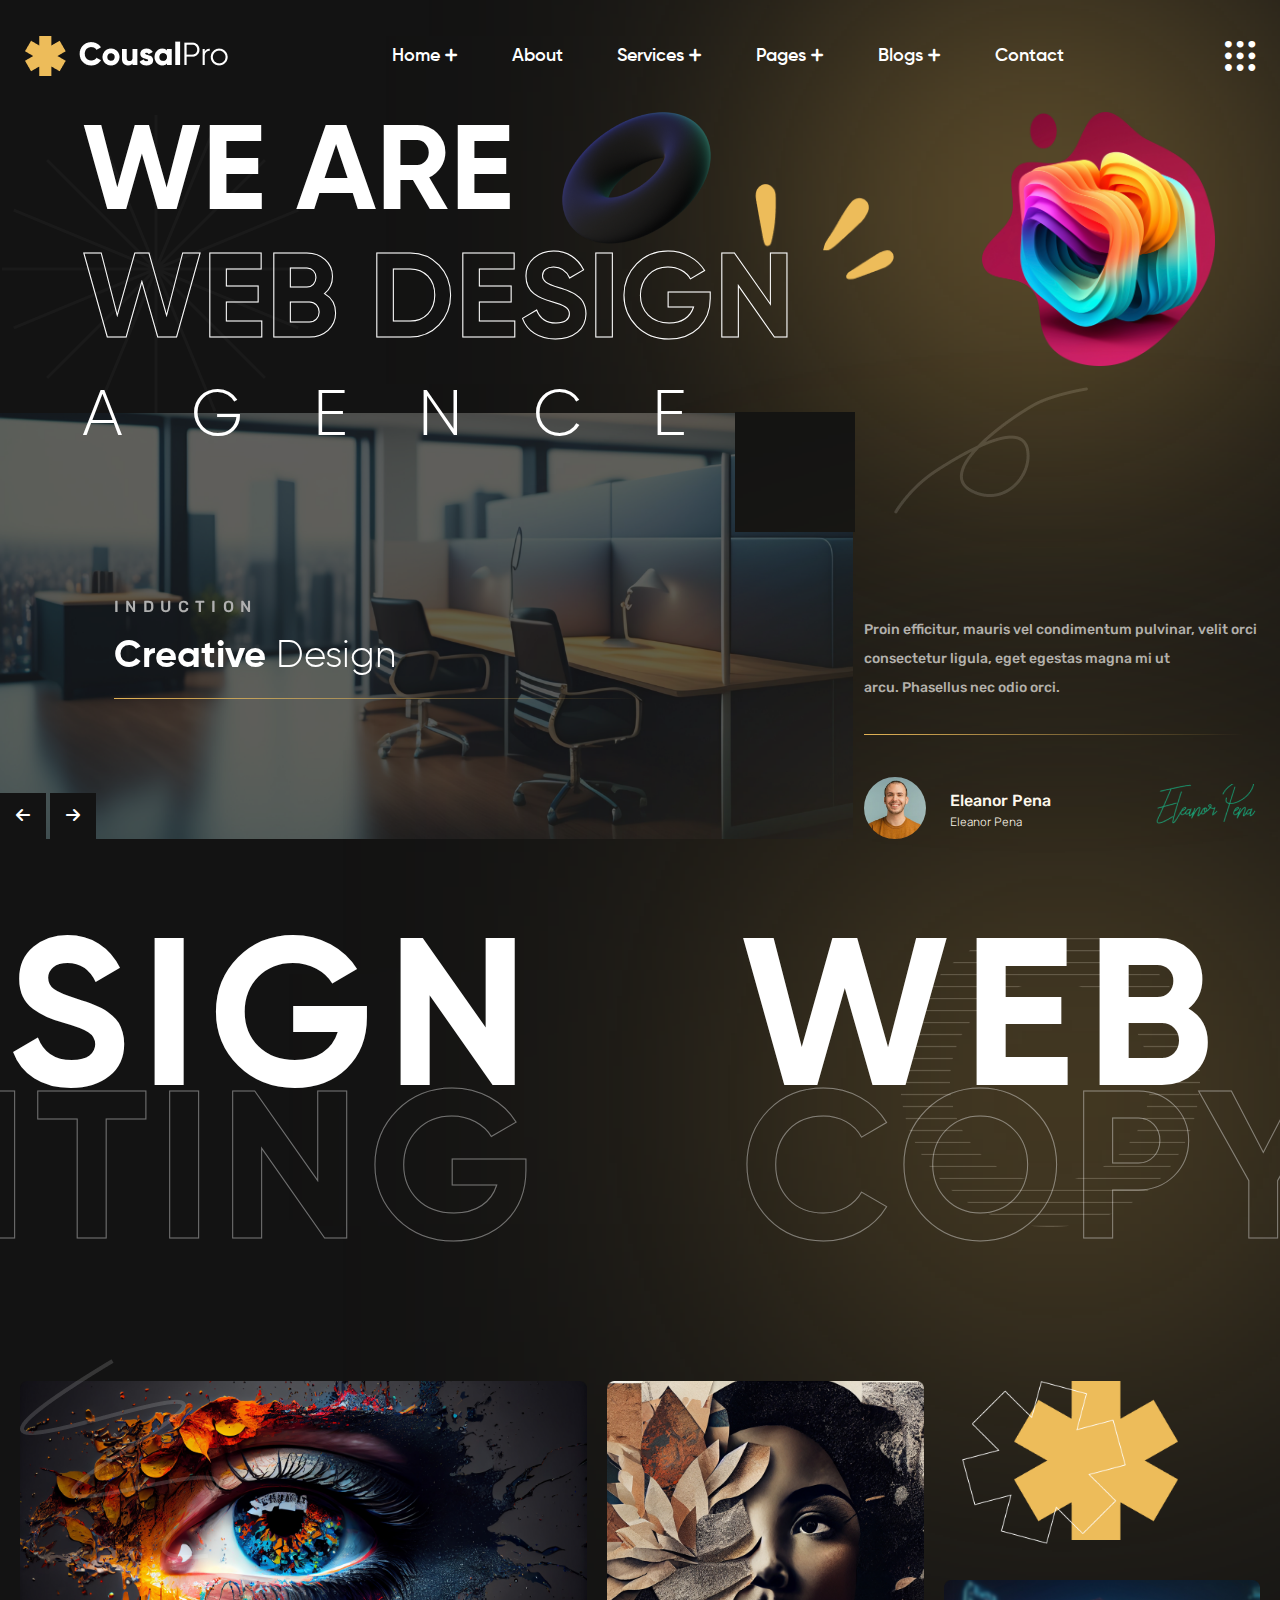
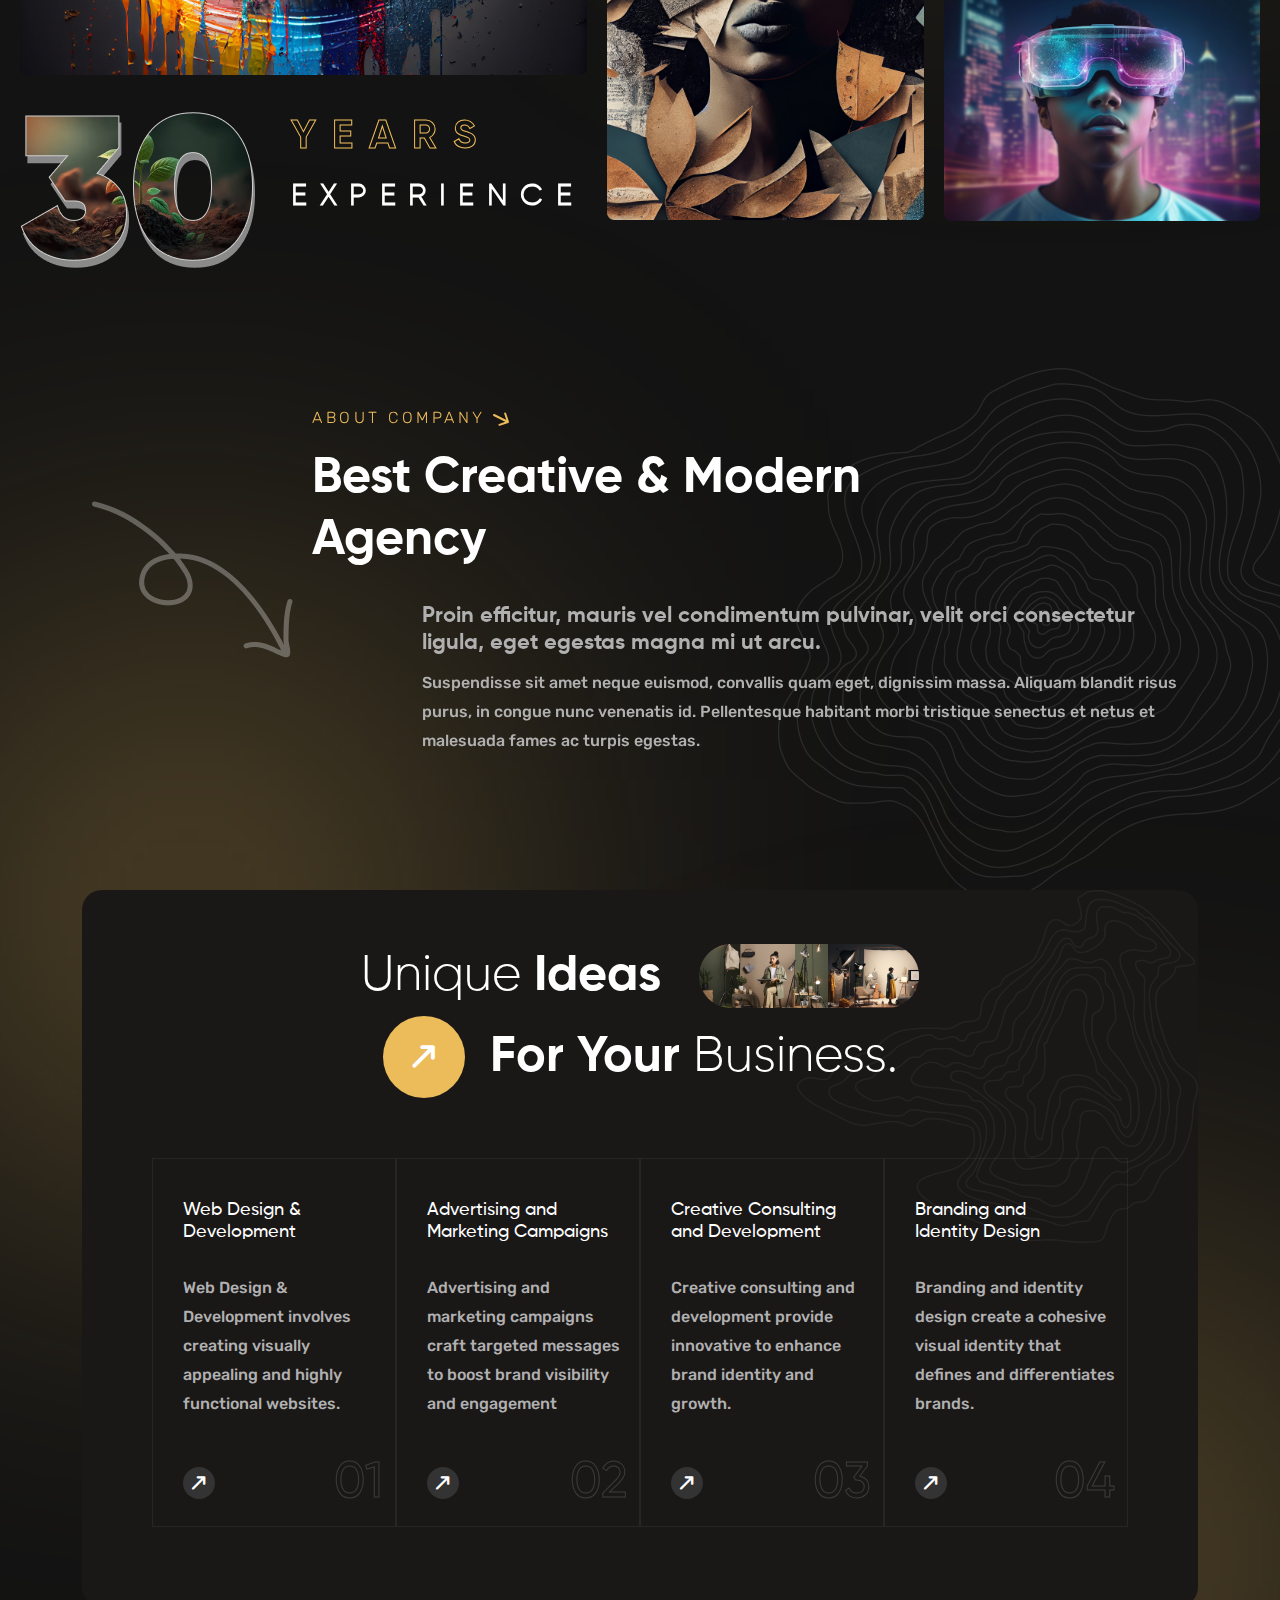
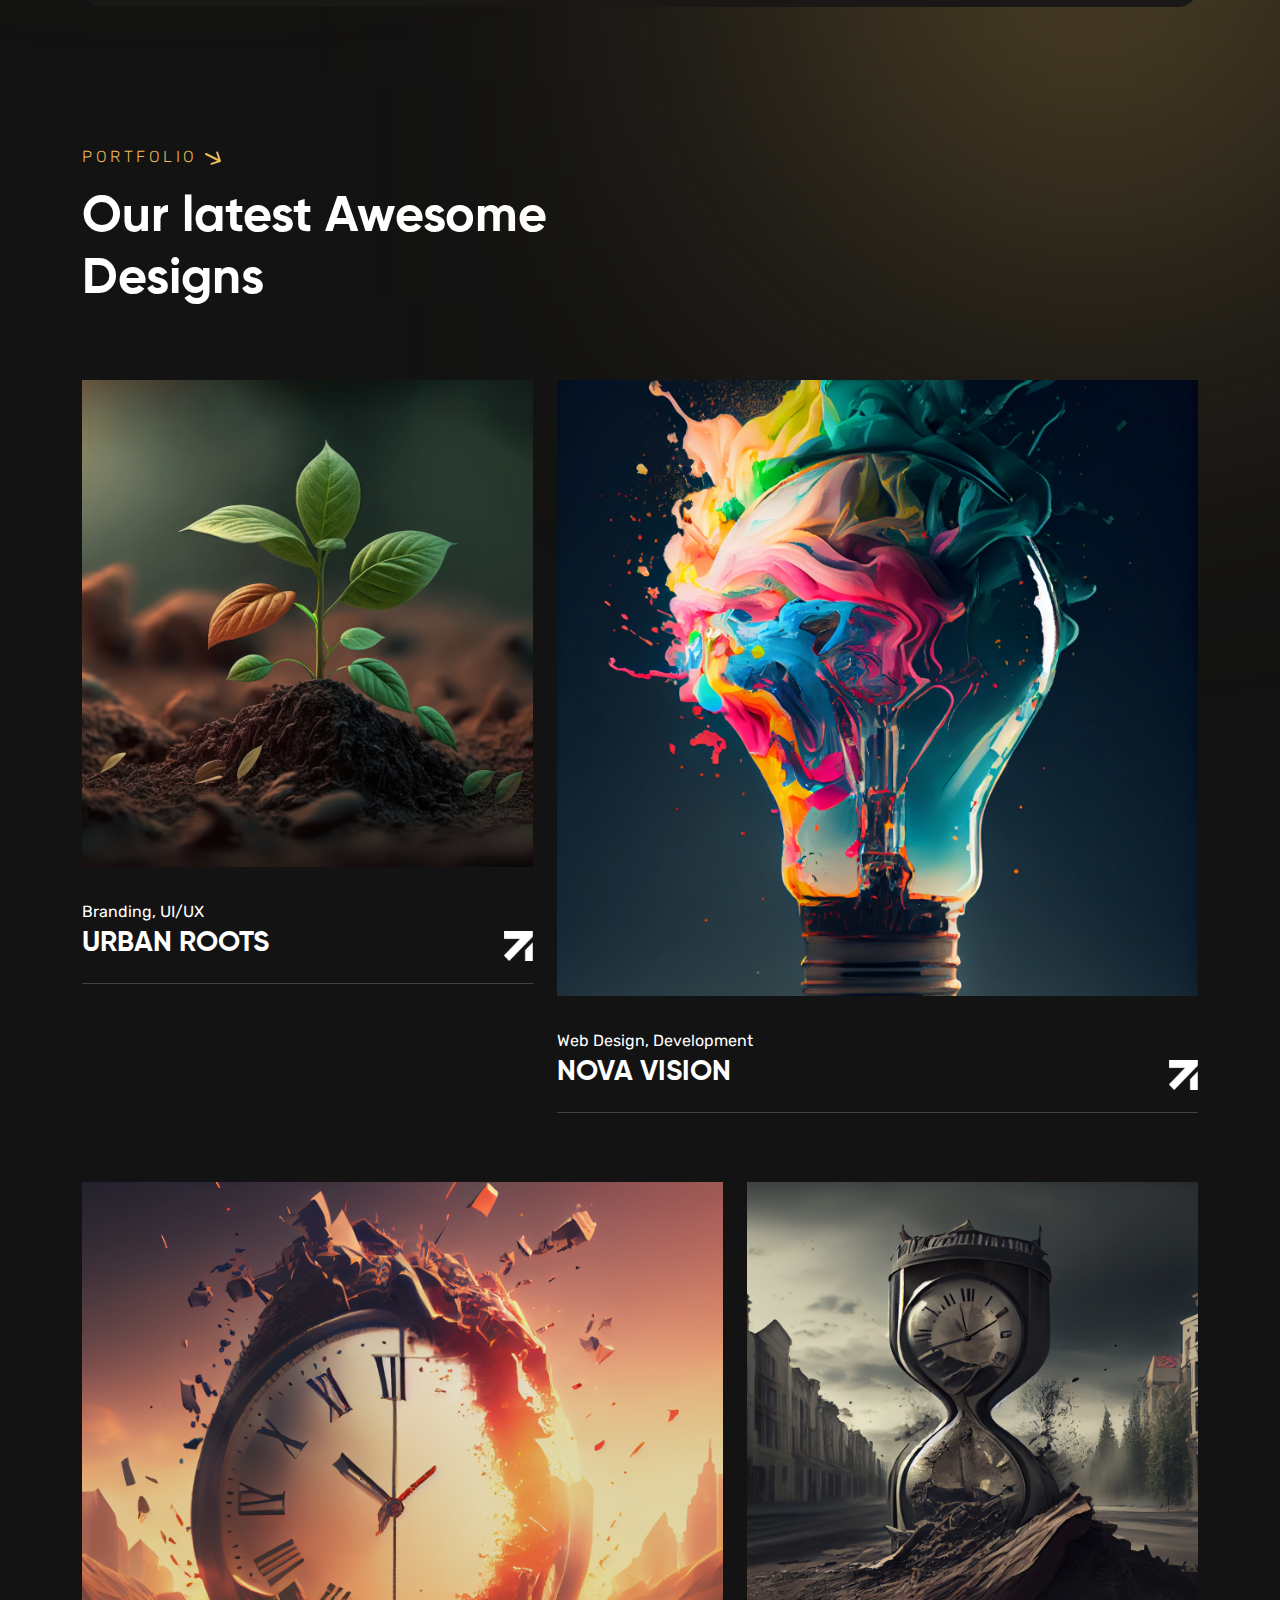
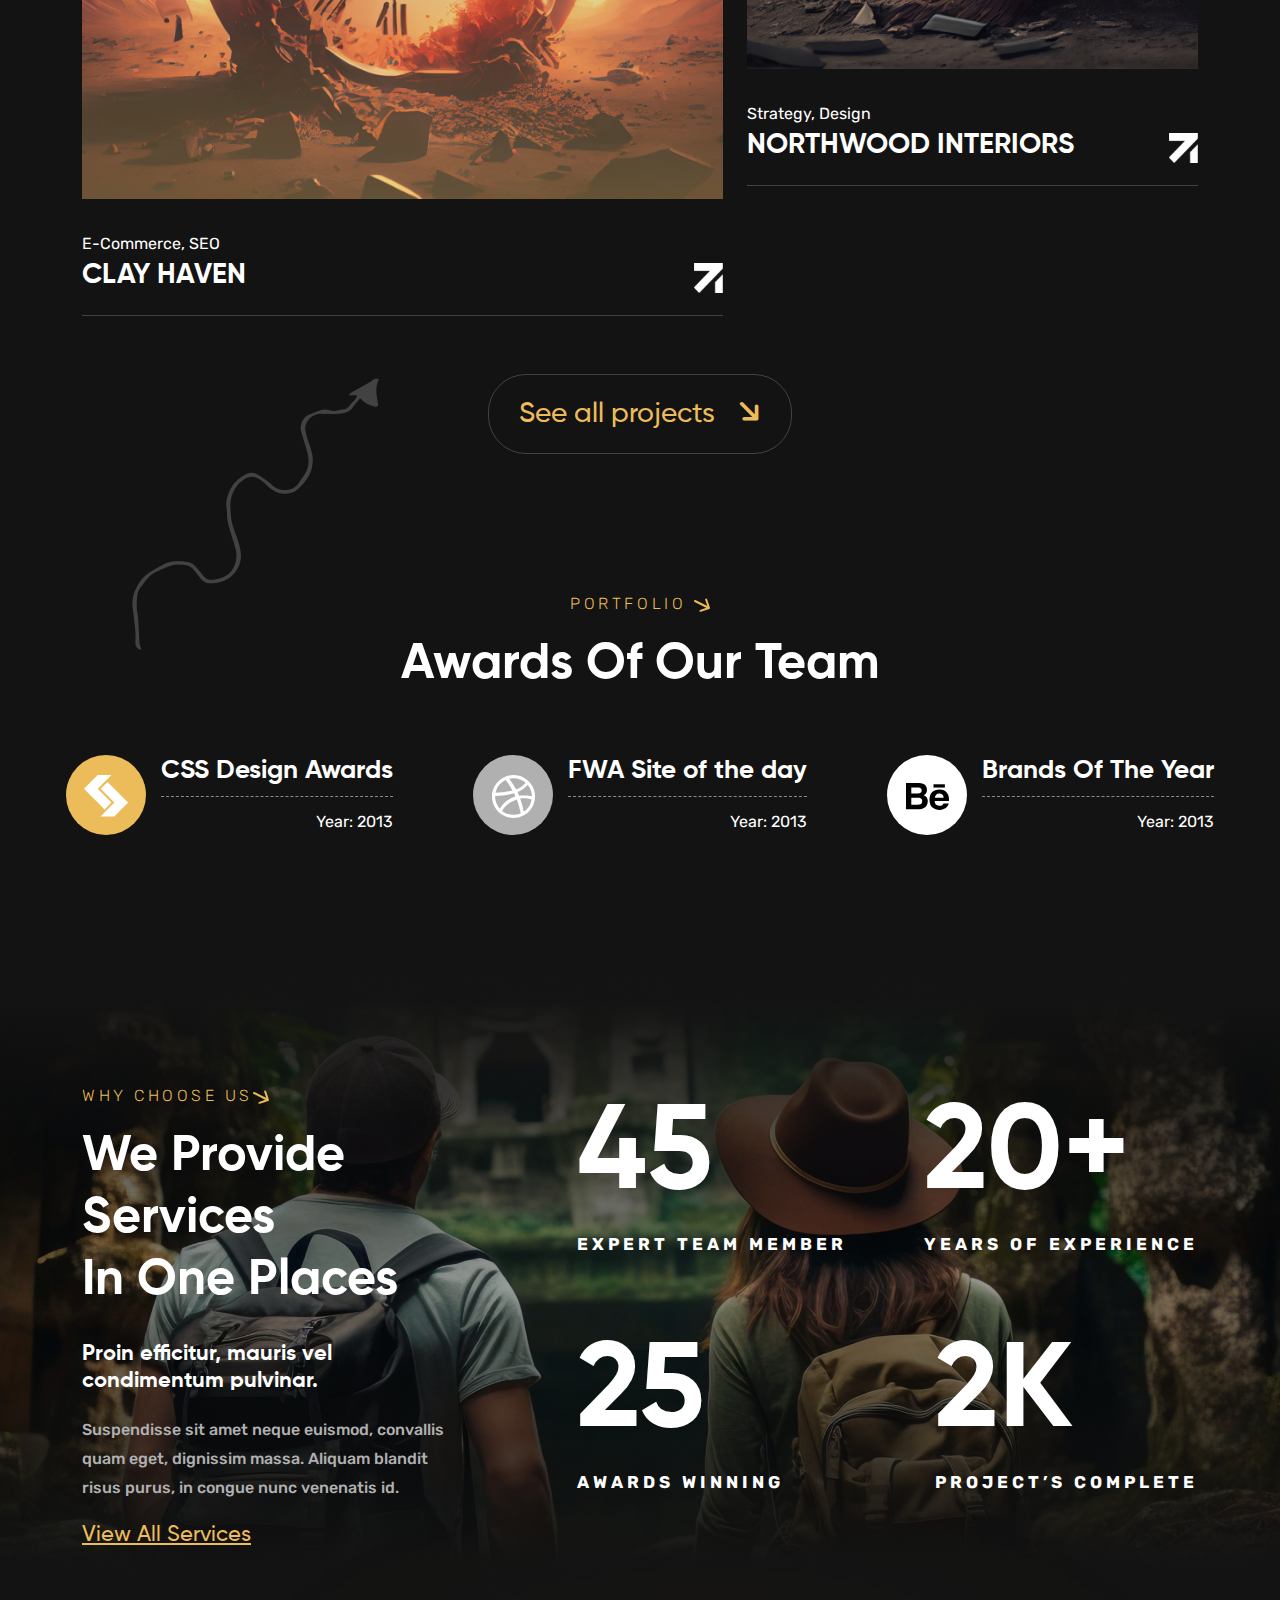
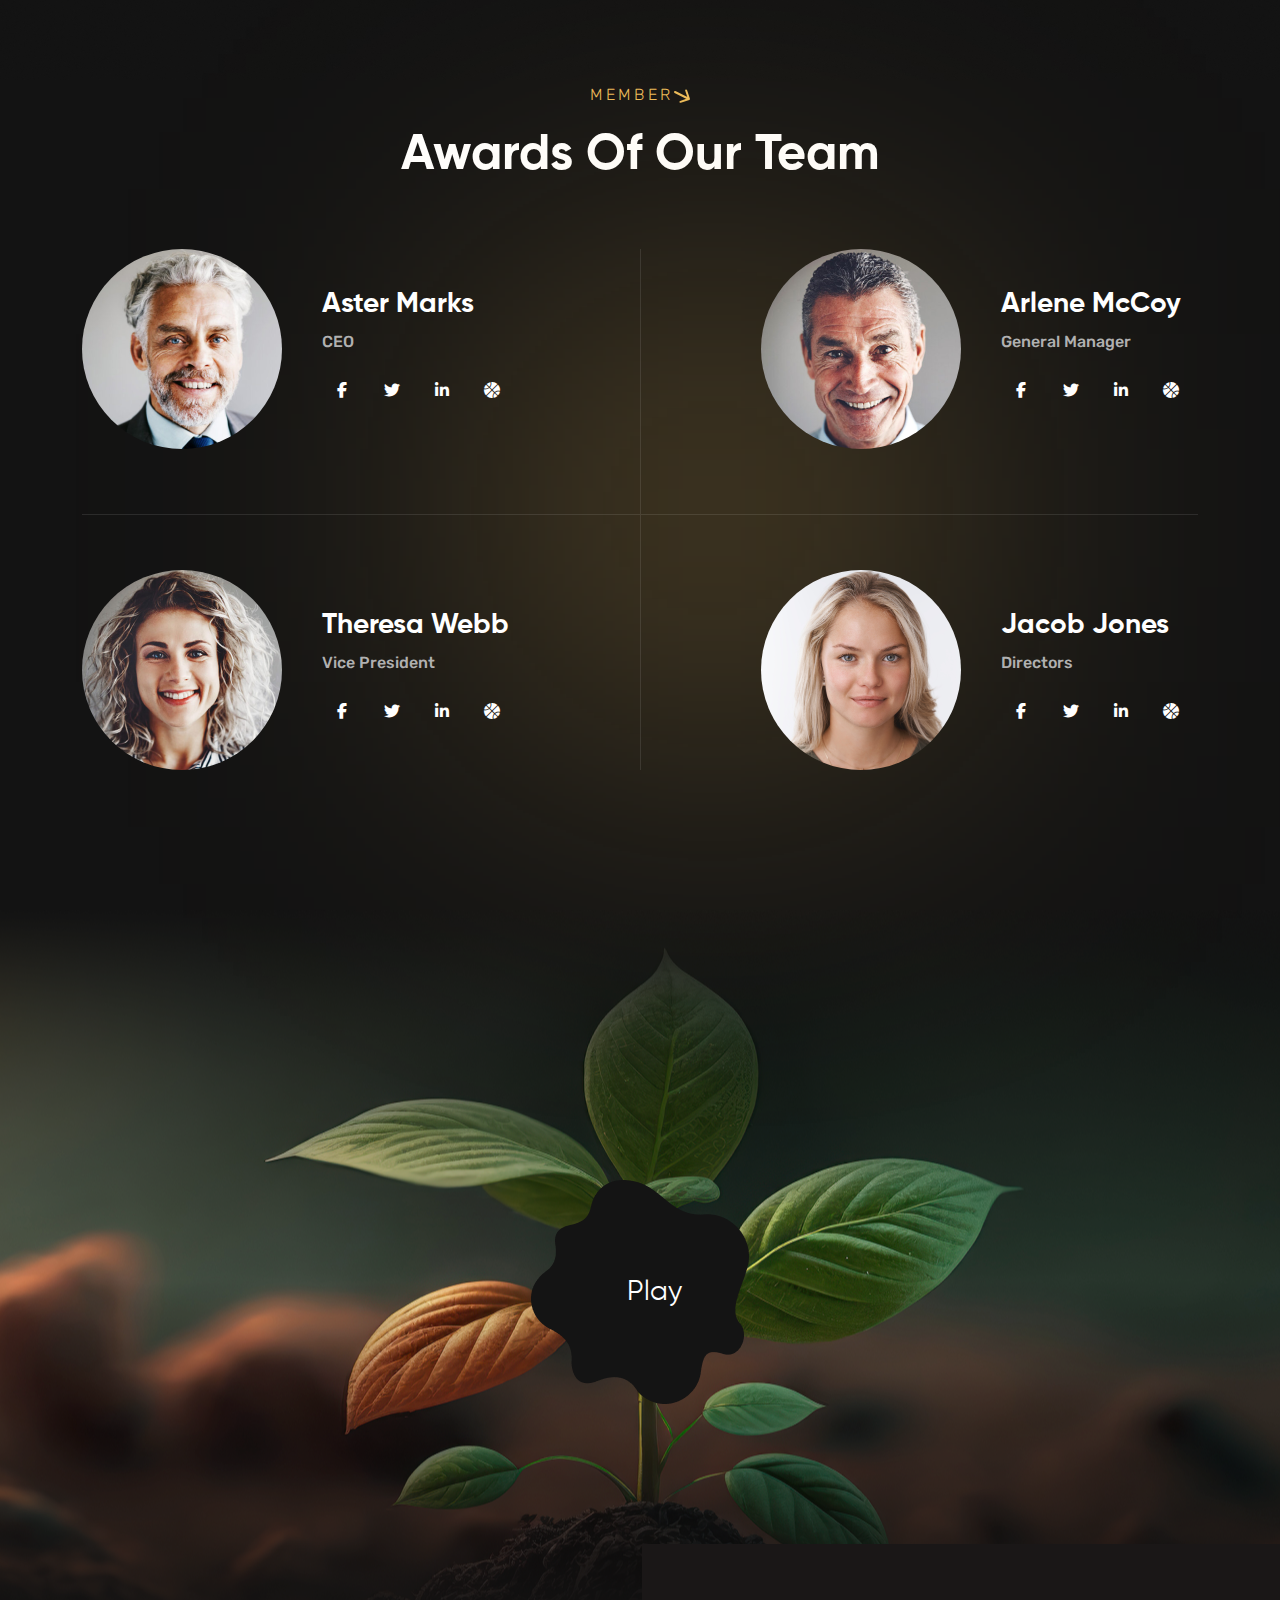
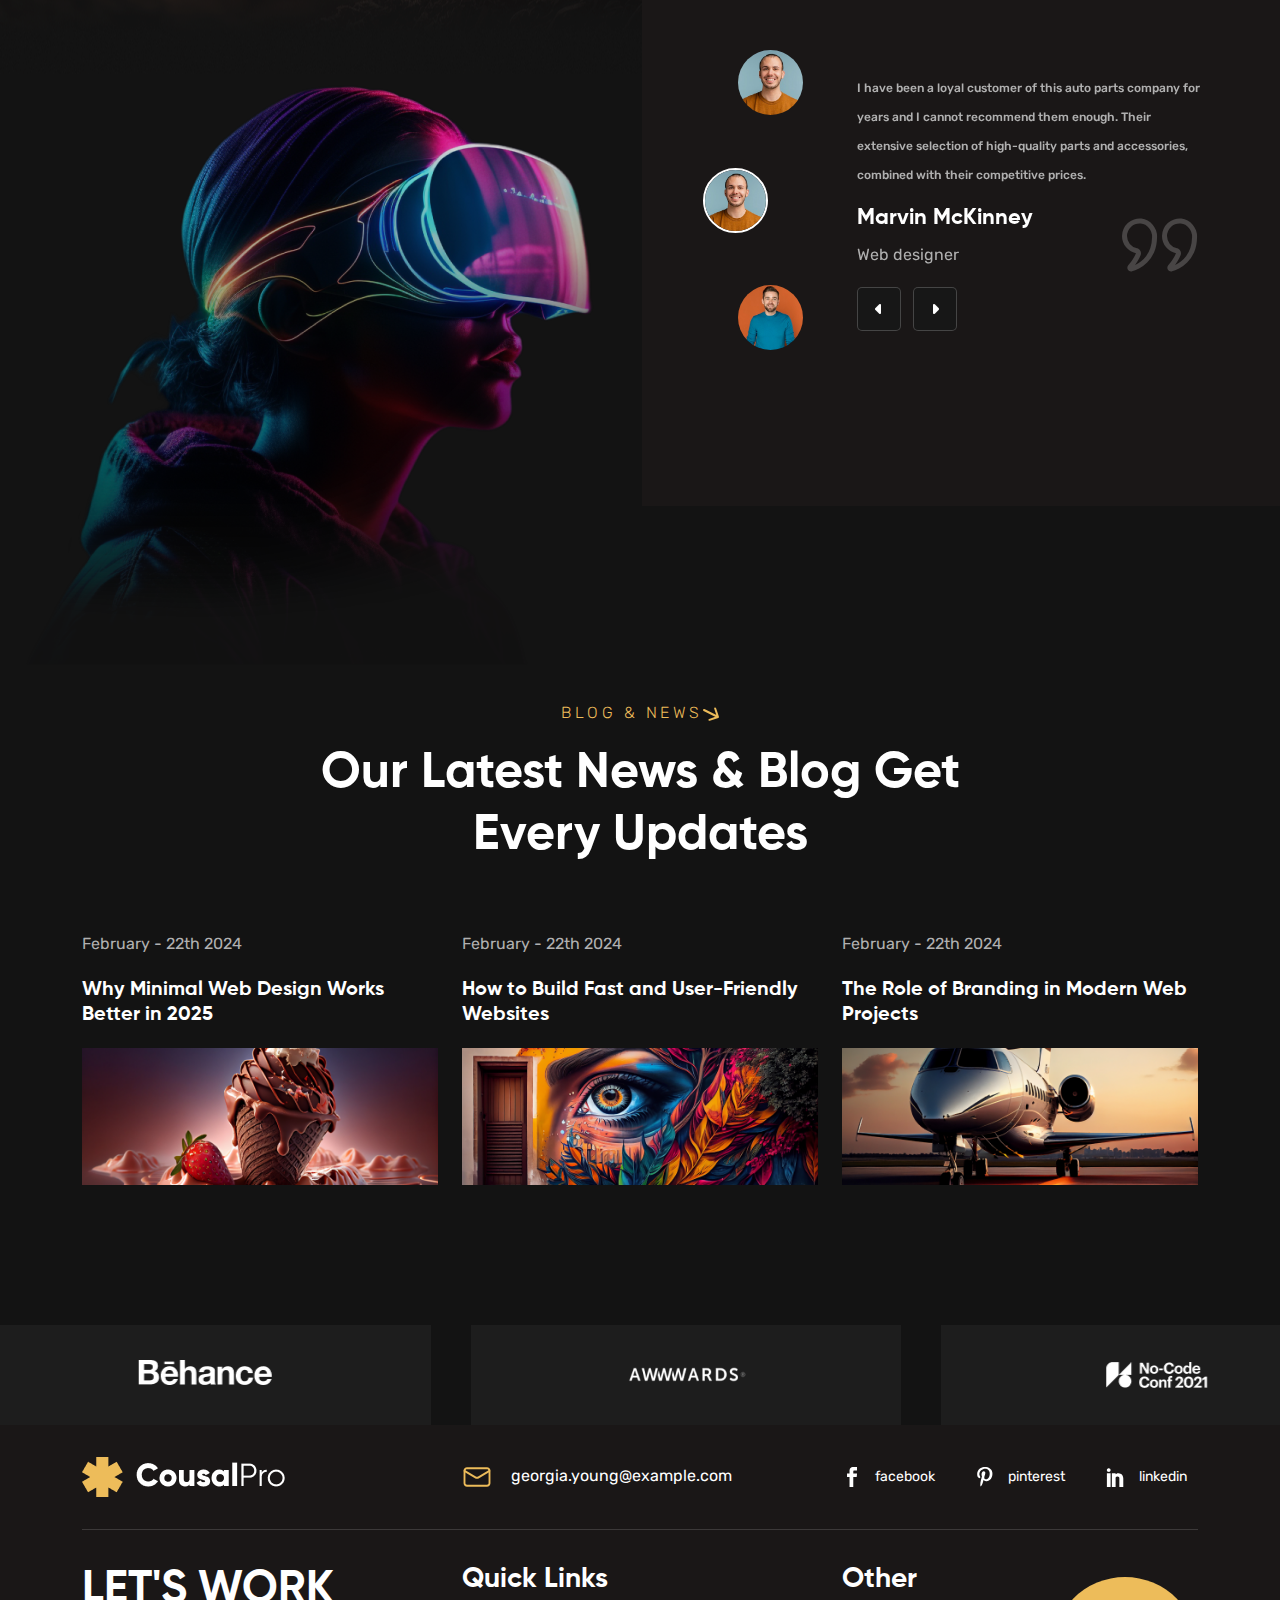
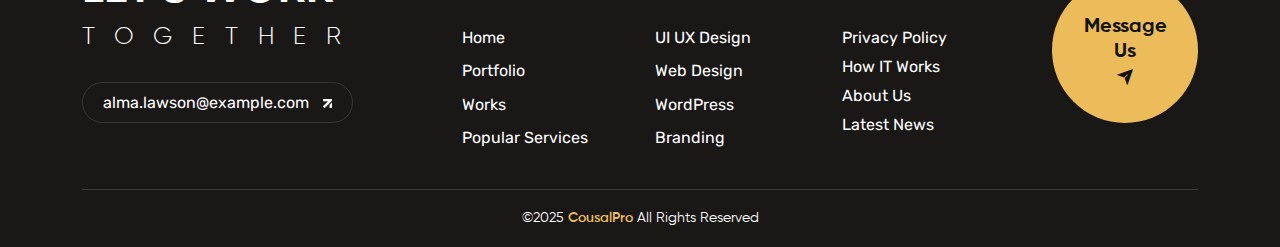
<file: index.html>
<!DOCTYPE html>
<html dir="ltr" lang="zxx">

<head>
    <meta name="viewport" content="width=device-width,initial-scale=1.0" />
    <meta charset="utf-8" />
    <meta name="description" content="SwiftBiz - " />
    <meta name="keywords"
        content="delivery, item transport, logistics, product delivery, product transport, shipping, supply, transport, transport agency, transportation" />
    <meta name="author" content="CousalPro" />
    <title>CousalPro - Web Design Agency HTML Template</title>
    <link rel="icon" type="image/png" href="images/logo/favicon.png" />
    <link rel="stylesheet" href="./css/font-main.css">
    <link rel="preconnect" href="https://fonts.googleapis.com">
    <link rel="preconnect" href="https://fonts.gstatic.com" crossorigin>
    <link href="https://fonts.googleapis.com/css2?family=Rubik:ital,wght@0,300..900;1,300..900&display=swap" rel="stylesheet">
    <link rel="stylesheet" href="css/bootstrap.min.css" />
    <link rel="stylesheet" href="css/fontawesome.min.css">
    <link rel="stylesheet" href="css/magnific-popup.min.css" />
    <link rel="stylesheet" href="css/slick.min.css" />
    <link rel="stylesheet" href="css/nice-select.min.css" />
    <link rel="stylesheet" href="css/animate.min.css" />
    <link rel="stylesheet" href="css/style.css" />
</head>

<body>
    <!-- Preloader Start  -->
    <div id="preloader">
        <div id="preloader-status">
            <div id="wifi-loader">
                <svg viewBox="0 0 86 86" class="circle-outer">
                    <circle r="40" cy="43" cx="43" class="back"></circle>
                    <circle r="40" cy="43" cx="43" class="front"></circle>
                    <circle r="40" cy="43" cx="43" class="new"></circle>
                </svg>
                <svg viewBox="0 0 60 60" class="circle-middle">
                    <circle r="27" cy="30" cx="30" class="back"></circle>
                    <circle r="27" cy="30" cx="30" class="front"></circle>
                </svg>
                <div data-text="Loading..." class="text"></div>
            </div>
        </div>
    </div>
    <!-- Preloader End  -->

    <!-- Header Start -->
    <header class="header-area body-black ">        
        <div class="menu-bar fixed-menu ">
            <div class="container-custom">
                <div class="row ">   
                    <div class="header-menu-wrapper">
                        <div class="header-area-image logo-wrapper">
                            <div class="logo">
                                <a href="index.html" class="standard-logo">
                                    <img src="./images/logo/header-logo.png" alt="standard-logo" >
                                </a>
                                <a href="index.html" class="sticky-logo">
                                    <img src="./images/logo/header-logo.png" alt="sticky-logo" >
                                </a>
                            </div>
                        </div>                    
                        <div class="header-area-menu">
                            <nav class="main-menu">
                                <ul>
                                    <li>
                                        <a class="plus-icon" href="./index.html">Home</a>
                                        <ul class="sub-menu">
                                            <li><a href="index.html">HomeOne</a></li>
                                            <li><a href="index-two.html">HomeTwo</a></li>
                                        </ul>
                                    </li>
                                    <li><a href="about.html">About</a></li>
                                    <li>
                                        <a class="plus-icon" href="service.html">Services</a>
                                        <ul class="sub-menu">
                                            <li><a href="service.html">Services Page</a></li>
                                            <li><a href="services-details.html">Services Details</a></li>
                                        </ul>
                                    </li>
                                    <li><a class="plus-icon" href="pricing.html">Pages</a>
                                        <ul class="sub-menu">
                                            <li><a href="projects.html">Project Page</a></li>
                                            <li><a href="project-details.html">Project Details</a></li>
                                            <li><a href="pricing.html">Pricing</a></li>
                                            <li><a href="team.html">Team</a></li>
                                            <li><a href="team-details.html">Team Details</a></li>
                                            <li><a href="error.html">Error-404</a></li>
                                        </ul>
                                    </li>                                    
                                    <li>
                                        <a class="plus-icon" href="blog.html">Blogs</a>
                                        <ul class="sub-menu">
                                            <li><a href="./blog.html">Blog Page</a></li>
                                            <li><a href="./blog-details.html">Blog Details</a></li>
                                        </ul>
                                    </li>
                                    <li><a href="contact.html">Contact</a></li>
                                    
                                </ul>
                            </nav>
                        </div>
                        <div id="toggle-button" class="button-like">
                            <button><i class="fa-solid fa-bars"></i></button>
                        </div>
                        <div class="header-area-menu-icon  z-index-11">                            
                            <a class="canvas-menu" href="#"><span class="icon-Menu"></span></a>
                        </div>
                    </div>                    
                    <!-- Mobile Responsive Toggle Btn Start  -->
                    <div class="toggle-menus" id="toggle-active">
                        <div class="toggle-menu-header d-flex justify-content-between mb-40">
                            <div class="logo">
                                <img src="./images/logo/header-logo.png" alt="logo">
                            </div>
                            <div class="toggle-close-icon">
                                <i class="fa-solid fa-xmark"></i>
                            </div>
                        </div>

                        <nav>
                            <ul>
                                <li>
                                    <a href="index.html">Home</a>
                                    <div class="dropdown-btn">
                                        <button class="n  width-100" onclick="toggleList(1)"><i
                                                class="fa-solid fa-plus"></i></button>
                                    </div>
                                    <ul id="dropdown-toggle-menu-1" class=" hidden-list">
                                        <li><a href="index.html">HomeOne</a></li>
                                        <li><a href="index-two.html">HomeTwo</a></li>
                                    </ul>
                                </li>
                                <li><a href="about.html">About</a></li>
                                <li>
                                    <a href="./service.html">Services</a>
                                    <div class="dropdown-btn">
                                        <button class="dropdown-toggle-btn width-100" onclick="toggleList(3)"><i
                                                class="fa-solid fa-plus"></i></button>
                                    </div>
                                    <ul id="dropdown-toggle-menu-3" class=" hidden-list">
                                        <li><a href="service.html">Services Page</a></li>
                                        <li><a href="services-details.html">Services Details</a></li>
                                    </ul>

                                </li>
                                
                                <li><a href="pricing.html">Pages</a>
                                    <div class="dropdown-btn">
                                        <button class="dropdown-toggle-btn width-100" onclick="toggleList(2)"><i
                                                class="fa-solid fa-plus"></i></button>
                                    </div>
                                    <ul id="dropdown-toggle-menu-2" class=" hidden-list">
                                        <li><a href="projects.html">Project Page</a></li>
                                        <li><a href="project-details.html">Project Details</a></li>
                                        <li><a href="pricing.html">Pricing</a></li>
                                        <li><a href="team.html">Team</a></li>
                                        <li><a href="team-details.html">Team Details</a></li>
                                        <li><a href="error.html">Error-404</a></li>
                                    </ul>
                                </li>
                                
                                <li>
                                    <a href="./blog.html">Blogs</a>
                                    <div class="dropdown-btn">
                                        <button class="dropdown-toggle-btn width-100" onclick="toggleList(5)"><i
                                                class="fa-solid fa-plus"></i></button>
                                    </div>
                                    <ul id="dropdown-toggle-menu-5" class=" hidden-list">
                                        <li><a href="./blog.html">Blog Page</a></li>
                                        <li><a href="./blog-details.html">Blog Details</a></li>
                                    </ul>
                                </li>

                                <li><a href="contact.html">Contact</a></li>

                            </ul>
                        </nav>
                        <div class="toggle-menu-contact">
                            <h4 class="mb-25">Contact Info</h4>
                            <div class="address mb-20">
                                <i class="mr-10 fa-solid fa-location-dot"></i>
                                <span>2972 Westheimer Rd. Santa Ana </span>
                            </div>
                            <div class="email mb-20">
                                <i class="mr-10 fa-regular fa-envelope"></i>
                                <a href="mailto:georgia.young@example.com"> georgia.young@example.com </a>
                            </div>
                            <div class="phone">
                                <i class="mr-10 fa-solid fa-phone"></i>
                                <span> +123-456-7890 </span>
                            </div>
                        </div>
                        <div class="toggle-social-icon">
                            <ul class="d-flex justify-content-between">
                                <li><a href="https://www.facebook.com"><i class="fa-brands fa-facebook-f"></i></a></li>
                                <li><a href="https://www.x.com"><i class="fa-brands fa-twitter"></i></a></li>
                                <li><a href="https://www.linkedin.com"><i class="fa-brands fa-linkedin-in"></i></a></li>
                                <li><a href="https://www.dribbble.com"><i class="fa-solid fa-basketball"></i></a></li>
                            </ul>
                        </div>
                    </div>
                    <!-- Mobile Responsive Toggle Btn End  -->
                </div>
            </div>
        </div>        
    </header>
    <!-- Header End -->

    <!-- Off Canvas Start  -->
    <div class="off-canvas-menu">
        <div class="off-canvas-menu-wrapper" style="background: #333333;">
            <div class="off-canvas-menu-header d-flex justify-content-between mb-40">
                <div class="logo">
                    <img src="./images/logo/header-logo.png" alt="logo">
                </div>
                <div class="close-icon">
                    <i class="fa-solid fa-xmark"></i>
                </div>
            </div>
            <div class="content">
                <h4 class="mb-30 text-center">Get Appointment</h4>
                <div class="appatment-form">
                    <form action="/submit-your-form-handler" method="post">
                        <input type="text" placeholder="Name" id="name" name="name" required>

                        <input type="email" id="email" name="email" placeholder="Email Address" required>

                        <textarea id="message" name="message" placeholder="Message" required></textarea>

                        <div class="appertment-btn">
                            <a href="#">Submit Now</a>
                        </div>
                    </form>
                </div>
                <div class="team-area-member-social-link offcanves-socail-icon  text-center mt-35">
                    <ul>
                        <li><a href="https://www.facebook.com"><i class="fa-brands fa-facebook-f"></i></a></li>
                        <li><a href="https://www.x.com"><i class="fa-brands fa-twitter"></i></a></li>
                        <li><a href="https://www.linkedin.com"><i class="fa-brands fa-linkedin-in"></i></a></li>
                        <li><a href="https://www.dribbble.com"><i class="fa-solid fa-basketball"></i></a></li>
                    </ul>
                </div>
            </div>
        </div>
    </div>

    <div class="off-canvas-menu-overlay">
    </div>
    <!-- Off Canvas End  -->
  
    <!-- Hero Start -->
    <section class="hero-area p-relative body-black pt-36 z-index-1">
        <img class="hero-area-bg-one p-absolute" src="images/shape/hero-1-dawn-shape-1.png" alt="shape">
        <img class="hero-area-bg-four p-absolute" src="images/shape/hero-1-ornament-4.png" alt="shape">
        <img class="hero-area-bg-block-shape p-absolute" src="images/shape/hero-1-block-shape.png" alt="shape">
        <div class="container">
            <div class="row">
                <div class="col-xl-12">
                    <div class="hero-area-title p-relative z-index-99">
                        <h1 class="hero-area-title-one">WE ARE <br> <span>WEB DESIGN</span></h1>
                        <h1 class="hero-area-title-two">AGENCE</h1>
                    </div>
                </div>
            </div>
        </div>

        <div class="hero-area-slider-part p-relative z-index-11">
            <div class="container-fluid gx-0">
                <div class="row gx-0">
                    <div class="col-12 col-xl-8 col-lg-8 col-md-12 p-0">
                        <div class="hero-area-slider-section hero-slider-active p-relative z-index-11">
                            <div class="hero-area-slider-wrapper p-relative z-index-11">
                                <div class="hero-area-slider-image">
                                    <img src="./images/hero/hone-1-hero-slider-img.png" alt="hero image">
                                </div>
                                <div class="hero-area-slider-inner-text p-absolute">
                                    <p class="hero-area-slider-text-1 mb-13">induction</p>
                                    <h3 class="hero-area-slider-text-2 mb-17">Creative <span>Design</span></h3>
                                    <div class="title-border-1"></div>
                                </div>
                            </div>
                            <div class="hero-area-slider-wrapper p-relative z-index-11">
                                <div class="hero-area-slider-image">
                                    <img src="./images/hero/hone-1-hero-slider-img.png" alt="hero image">
                                </div>
                                <div class="hero-area-slider-inner-text p-absolute">
                                    <p class="hero-area-slider-text-1 mb-13">induction</p>
                                    <h3 class="hero-area-slider-text-2 mb-17">Creative <span>Design</span></h3>
                                    <div class="title-border-1"></div>
                                </div>
                            </div>
                            <div class="hero-area-slider-wrapper p-relative z-index-11">
                                <div class="hero-area-slider-image">
                                    <img src="./images/hero/hone-1-hero-slider-img.png" alt="hero image">
                                </div>
                                <div class="hero-area-slider-inner-text p-absolute">
                                    <p class="hero-area-slider-text-1 mb-13">induction</p>
                                    <h3 class="hero-area-slider-text-2 mb-17">Creative <span>Design</span></h3>
                                    <div class="title-border-1"></div>
                                </div>
                            </div>
                        </div>
                    </div>
                    <div class="col-xl-4 col-lg-4 ">
                        <div class="hero-area-author-Wrapper pr-70 pl-130">
                            <p>Proin efficitur, mauris vel condimentum pulvinar, velit orci consectetur ligula, eget
                                egestas magna mi ut <br> arcu. Phasellus nec odio orci.</p>
                            <div class="title-border-2 mb-42 mt-32">
                            </div>
                            <div class="hero-area-author-info d-flex align-items-center justify-content-between">
                                <div class="hero-area-author-profile d-flex align-items-center ">
                                    <div class="author-img-wrapper">
                                        <img class="tilt-zoom" src="images/hero/clint-1.jpg" alt="author-pic">
                                    </div>
                                    <div class="hero-area-author-text ml-24">
                                        <h5>Eleanor Pena</h5>
                                        <span>Eleanor Pena</span>
                                    </div>
                                </div>
                                <div class="hero-area-author-signature">
                                    <img src="images/hero/hero-1-signature.png" alt="signature">
                                </div>
                            </div>
                        </div>
                    </div>
                </div>
            </div>
        </div>
    </section>
    <!-- Hero End -->
    <!-- Text Marque Start !-->
    <section class="text-marque-area brand-marque-area-primary style-1 p-relative pt-59 pb-70  body-black">
        <div class="bg-light-color style-2"></div>
        <div class="text-marque-area-shape p-absolute">
            <img src="images/shape/home-1-brand-marq-ornament.png" alt="shape">
        </div>
        <div class="text-marque-section body-black style-one  overflow-hidden">
            <div class="text-marque-wrapper first-text-marque p-relative z-index-11">
                <div class="single-text-marque d-flex">
                    <h2 class="text-marque-title-one mr-200">WEB DESIGN</h2>
                    <h2 class="text-marque-title-one">WEB DESIGN</h2>
                </div>
            </div>
            <div class="text-marque-wrapper second-text-marque p-relative z-index-11">
                <div class="single-text-marque d-flex">
                    <h2 class="text-marque-title-two mr-200">COPY WRITING</h2>
                    <h2 class="text-marque-title-two">COPY WRITING</h2>
                </div>
            </div>
        </div>
    </section>
    <!-- Text Marque End !-->
    <!-- Gallery-area Start -->
    <section class="gallery-area home-1 body-black p-relative ">
        <div class="gallery-area-bg-shape tilt-animate p-absolute">
            <img src="./images/shape/home-1-gellary-bg-shape.png" alt="gallery">
        </div>
        <div class="container-fluid gx-0">
            <div
                class="gallery-area-wrapper p-relative z-index-11 d-xl-flex d-lg-flex d-md-flex  justify-content-center gap-20 mr-102">
                <div class="gallery-area-content ">
                    <div class="gallery-area-image">
                        <div class="gallery-area-big-img tilt-animate mb-37">
                            <img src="images/gallery/home-1-gellary-bg-1.png" alt="gallery">
                        </div>
                        <div class="gallery-area-info d-xl-flex d-lg-flex d-md-flex align-content-center gap-36">
                            <div class="shape-img ">
                                <img src="./images/gallery/home-1-gellary-bg-4.png" alt="gallery">
                            </div>
                            <div class="gallery-area-text">
                                <h2>Years</h2>
                                <h6>Experience</h6>
                            </div>
                        </div>
                    </div>
                </div>
                <div class="gallery-area-content d-sm-flex justify-content-sm-center">
                    <div class="gallery-area-image tilt-animate">
                        <img class="gallery-area-image-1" src="images/gallery/home-1-gellary-bg-2.png" alt="gallery">
                    </div>
                </div>
                <div class="gallery-area-content d-xl-block d-lg-block d-md-none">
                    <div class="gallery-area-image-shape tilt-animate p-relative mb-40">
                        <img class="shape-1 p-absolute" src="./images/shape/home-1-gellary-shape-1.png" alt="shape">
                        <img class="shape-2" src="./images/shape/home-1-gellary-shape-2.png" alt="gallery">
                    </div>
                    <div class="gallery-area-image tilt-animate">
                        <img class="gallery-area-image-none" src="images/gallery/home-1-gellary-bg-3.png" alt="gallery">
                    </div>
                </div>
            </div>
        </div>
    </section>
    <!-- Gallery-area End -->
    <!-- About-Area-Start -->
    <section class="about-area home-1 p-relative body-black ">
        <div class="about-area-bg-shape p-absolute">
            <img src="./images/shape/home-1-about-shape.png" alt="shape">
        </div>
        <div class="about-area-bg-topographic p-absolute">
            <img src="images/shape/home-1-about-topographic-1.png" alt="topographic-1">
        </div>
        <div class="bg-light-color style-3 ">
        </div>
        <div class="bg-light-color style-4 ">
        </div>
        <div class="container">
            <div class="about-area-info mb-135 p-relative d-lg-flex justify-content-lg-center z-index-11">
                <div class="about-area-wrapper ml-330 p-relative z-index-11">

                    <div class="section-title mb-32 style-1">
                        <span class="mb-15">
                            About Company
                            <img src="./images/icon/section-title-arrow.svg" alt="arrow">
                        </span>
                        <h2>Best Creative & Modern <br>Agency</h2>
                    </div>

                    <div class="about-area-text ml-110 mr-104">
                        <h5 class="mb-11">Proin efficitur, mauris vel condimentum pulvinar, velit orci consectetur
                            ligula, eget egestas magna mi ut arcu.</h5>
                        <p>Suspendisse sit amet neque euismod, convallis quam eget, dignissim massa. Aliquam blandit
                            risus purus, in congue nunc venenatis id. Pellentesque habitant morbi tristique senectus
                            et netus et malesuada fames ac turpis egestas.</p>
                    </div>

                </div>
            </div>
            <div class="about-area-main-part pt-54 p-relative z-index-11 pb-80">
                <div class="about-card-bg-topographic p-absolute">
                    <img src="images/shape/home-1-about-topographic-2.png" alt="topographic-2">
                </div>
                <div class="about-area-heading pb-60">
                    <div class="about-area-heading-part d-flex justify-content-center text-center align-items-center gap-38 mb-8">
                        <h2><span>Unique</span> Ideas</h2>
                        <img class="about-area-inner-img" src="./images/about/home-1-bg.png" alt="about">
                    </div>
                    <div
                        class="about-area-heading-part d-flex justify-content-center text-start align-items-center  gap-25">
                        <a href="service.html"><i class="fa-solid fa-arrow-right-long"></i></a>
                        <h2>For Your <span>Business.</span></h2>
                    </div>
                </div>

                <div class="about-area-card-section d-xl-grid d-lg-grid d-md-grid justify-content-center">
                    <div class="about-card-area">
                        <div class="card-wrapper style-1">
                            <div class="card-text mb-35">
                                <h3><a href="services-details.html">Web Design & Development</a></h3>
                                <p>Web Design & Development involves creating visually appealing and highly functional websites.</p>
                            </div>
                            <div class="card-content d-flex justify-content-between align-items-center">
                                <div class="arrow-icon">
                                    <a href="services-details.html"><i class="fa-solid fa-arrow-right-long"></i></a>
                                </div>
                                <span>01</span>
                            </div>
                        </div>
                    </div>
                    <div class="about-card-area">
                        <div class="card-wrapper style-1">
                            <div class="card-text mb-35">
                                <h3>
                                    <a href="services-details.html">
                                    Advertising and Marketing Campaigns
                                    </a>
                                </h3>
                                <p>Advertising and marketing campaigns craft targeted messages to boost brand  visibility and engagement</p>
                            </div>
                            <div class="card-content d-flex justify-content-between align-items-center">
                                <div class="arrow-icon">
                                    <a href="services-details.html"><i class="fa-solid fa-arrow-right-long"></i></a>
                                </div>
                                <span>02</span>
                            </div>
                        </div>
                    </div>
                    <div class="about-card-area">
                        <div class="card-wrapper style-1">
                            <div class="card-text mb-35">                                    
                                <h3>
                                    <a href="services-details.html">Creative Consulting <br> and Development</a>
                                </h3>                                   
                                <p>Creative consulting and development provide innovative to enhance brand identity
                                    and growth.</p>
                            </div>
                            <div class="card-content d-flex justify-content-between align-items-center">
                                <div class="arrow-icon">
                                    <a href="services-details.html"><i class="fa-solid fa-arrow-right-long"></i></a>
                                </div>
                                <span>03</span>
                            </div>
                        </div>
                    </div>
                    <div class="about-card-area">
                        <div class="card-wrapper style-1">
                            <div class="card-text mb-35">
                                <h3>
                                    <a href="services-details.html">
                                    Branding and <br> Identity Design
                                    </a>
                                </h3>
                                <p>Branding and identity design create a cohesive visual identity that defines and
                                    differentiates brands.</p>
                            </div>
                            <div class="card-content d-flex justify-content-between align-items-center">
                                <div class="arrow-icon">
                                    <a href="services-details.html"><i class="fa-solid fa-arrow-right-long"></i></a>
                                </div>
                                <span>04</span>
                            </div>
                        </div>
                    </div>
                </div>
            </div>
        </div>
    </section>
    <!-- About-Area-End -->
    
    <!-- Portfolio-area-start -->
    <section class="portfolio-area home-1 body-black ">
        <div class="container">
            <div class="section-title mb-70 style-1 ">
                <span class="mb-15">portfolio <img src="./images/icon/section-title-arrow.svg" alt="arrow"></span>
                <h2>Our latest Awesome <br>Designs</h2>
            </div>
            <div class="row g-4">
                <div class="col-xl-5 col-lg-5 col-md-5">
                    <div class="portfolio-area-wrapper ">
                        <div class="portfolio-area-img tilt-animate mb-30">
                            <a href="project-details.html">
                                <img src="images/portfolio/home-1-portfolio-bg-1.png"
                                    alt="CLASSIC CONCRETE PLANTERS">
                            </a>
                        </div>

                        <div class="portfolio-area-info">
                            <span>Branding, UI/UX</span>
                            <div class="portfolio-area-content d-flex align-items-end justify-content-between pb-23">                                
                                <h4><a href="project-details.html">
                                    URBAN ROOTS
                                </a></h4>                                    
                                <a href="project-details.html" class="arrow-link"><img src="images/icon/home-1-up-arrwo-bold.svg" alt="arrow"></a>
                            </div>
                        </div>
                    </div>
                </div>

                <div class="col-xl-7 col-lg-7 col-md-7">
                    <div class="portfolio-area-wrapper mb-45 p-relative z-index-11">
                        <div class="portfolio-area-img tilt-animate mb-30">
                            <a href="project-details.html">
                                <img src="images/portfolio/home-1-portfolio-bg-2.png"
                                    alt="CLASSIC CONCRETE PLANTERS">
                            </a>
                        </div>

                        <div class="portfolio-area-info">
                            <span>Web Design, Development</span>
                            <div class="portfolio-area-content d-flex align-items-end justify-content-between pb-23">
                                <h4><a href="project-details.html">
                                    NOVA VISION
                                </a></h4>
                                <a href="project-details.html" class="arrow-link">
                                    <img src="images/icon/home-1-up-arrwo-bold.svg" alt="arrow"></a>
                            </div>
                        </div>
                    </div>
                </div>

                <div class="col-xl-7 col-lg-7 col-md-7">
                    <div class="portfolio-area-wrapper mb-58">
                        <div class="portfolio-area-img tilt-animate mb-30">
                            <a href="project-details.html">
                                <img src="images/portfolio/home-1-portfolio-bg-3.png"
                                    alt="CLASSIC CONCRETE PLANTERS">
                            </a>
                        </div>
                        <div class="portfolio-area-info">
                            <span>E-Commerce, SEO</span>
                            <div  class="portfolio-area-content d-flex align-items-end justify-content-between pb-23">
                                <h4><a href="project-details.html">
                                    CLAY HAVEN
                                </a></h4>
                                <a href="project-details.html" class="arrow-link"><img src="images/icon/home-1-up-arrwo-bold.svg" alt="arrow"></a>
                            </div>
                        </div>
                    </div>
                </div>

                <div class="col-xl-5 col-lg-5 col-md-5">
                    <div class="portfolio-area-wrapper">
                        <div class="portfolio-area-img tilt-animate mb-30">
                            <a href="project-details.html">
                                <img src="images/portfolio/home-1-portfolio-bg-4.png"
                                    alt="CLASSIC CONCRETE PLANTERS">
                            </a>
                        </div>
                        <div class="portfolio-area-info">
                            <span>Strategy, Design</span>
                            <div  class="portfolio-area-content d-flex align-items-end justify-content-between pb-23">
                                <h4><a href="project-details.html">
                                    NORTHWOOD INTERIORS
                                </a></h4>
                                <a href="project-details.html" class="arrow-link"><img src="images/icon/home-1-up-arrwo-bold.svg" alt="arrow"></a>
                            </div>
                        </div>
                    </div>
                </div>
            </div>
        </div>
        <div class="portfolio-area-btnn d-flex justify-content-center ">
            <a href="projects.html">
                <span class="mr-14 ">See all projects</span>
                <i class="fa fa-arrow-right"></i>
            </a>
        </div>
        <!-- Portfolio-Awards Start -->
        <div class="portfolio-area-awards body-black p-relative ">
            <div class="portfolio-area-awards-arrow-shape p-absolute z-index-1">
                <img src="images/shape/home-1-protfolio-arrow.png" alt="arrow-shape">
            </div>
            <div class="section-title mb-60 style-2">
                <span class="mb-15">portfolio <img src="./images/icon/section-title-arrow.svg" alt="arrow"></span>
                <h2>Awards Of Our Team</h2>
            </div>
            <div
                class="portfolio-area-awards-content d-block d-xl-flex d-lg-flex d-md-block  flex-sm-wrap justify-content-center align-items-center p-relative z-index-11">
                <div class="portfolio-area-awards-wrapper d-flex justify-content-center  gap-15">
                    <div class="portfolio-area-awards-img">
                        <img src="./images/icon/home-1-portfolio-logo-1.svg" alt="portfolio">
                    </div>
                    <div class="portfolio-area-awards-text">
                        <h3>CSS Design Awards</h3>
                        <div class="portfolio-area-awards-text-border mt-9 mb-10">
                        </div>
                        <span class="text-end d-block">Year: 2013</span>
                    </div>
                </div>
                <div
                    class="portfolio-area-awards-wrapper portfolio-area-awards-spacing d-flex align-items-center gap-15 ml-80 mr-80  justify-content-center ">
                    <div class="portfolio-area-awards-img style-2">
                        <img src="./images/icon/home-1-portfolio-dribbble-2.svg" alt="portfolio">
                    </div>
                    <div class="portfolio-area-awards-text">
                        <h3>FWA Site of the day</h3>
                        <div class="portfolio-area-awards-text-border mt-9 mb-10">
                        </div>
                        <span class="text-end d-block">Year: 2013</span>
                    </div>
                </div>
                <div class="portfolio-area-awards-wrapper d-flex justify-content-center align-items-center gap-15">
                    <div class="portfolio-area-awards-img style-3">
                        <img src="./images/icon/home-1-portfolio-behance-3.svg" alt="portfolio">
                    </div>
                    <div class="portfolio-area-awards-text">
                        <h3>Brands Of The Year</h3>
                        <div class="portfolio-area-awards-text-border mt-9 mb-10">
                        </div>
                        <span class="text-end d-block">Year: 2013</span>
                    </div>
                </div>
            </div>
        </div>
        <!-- Portfolio-Awards End -->
    </section>
    <!-- Portfolio-area-end -->

    <!-- Why-choose-us-area start -->
    <section class="wcu-area home-1 style-1 body-black"
        style="background-image: url(./images/why-choose-us/why-choose-us-bg.png); background-position: center; background-repeat: no-repeat;">
        <div class="container">
            <div class="row ">
                <div class="col-xl-5">
                    <div class="wcu-area-info">
                        <div class="wcu-area-wrapper">
                            <div class="section-title mb-30 style-1">
                                <span class="pb-15">Why Choose Us<img src="./images/icon/section-title-arrow.svg"
                                        alt="arrow"></span>
                                <h2>We Provide Services <br> In One Places</h2>
                            </div>
                            <div class="wcu-area-text mr-75 ">
                                <h5 class="mb-20">Proin efficitur, mauris vel condimentum pulvinar.</h5>
                                <p>Suspendisse sit amet neque euismod, convallis quam eget, dignissim massa. Aliquam
                                    blandit risus purus, in congue nunc venenatis id. </p>
                                <a class="mt-20" href="service.html">View All Services</a>
                            </div>
                        </div>
                    </div>
                </div>
                <div class="col-xl-7">
                    <div
                        class="counter-area style-1 d-xl-flex d-lg-flex d-md-flex justify-content-between flex-wrap gap-60 pl-20">
                        <div class="counter-area-wrapper">
                            <span class="counter">45</span>
                            <p>Expert Team Member</p>
                        </div>
                        <div class="counter-area-wrapper">
                            <span class="counter">20</span><span>+</span>
                            <p>Years Of Experience</p>
                        </div>
                        <div class="counter-area-wrapper">
                            <span class="counter">25</span>
                            <p>Awards Winning</p>
                        </div>
                        <div class="counter-area-wrapper">
                            <span class="counter">2</span><span>K</span>
                            <p>Project’s Complete</p>
                        </div>
                    </div>
                </div>
            </div>
        </div>
    </section>
    <!-- Why-choose-us-area End -->
    <!-- Team-area Start -->
    <section class="team-area home-1 body-black p-relative ">
        <div class="container">
            <div class="bg-light-color style-5">
            </div>
            <div class="section-title style-2 mb-63">
                <span class="pb-15">Member<img src="./images/icon/section-title-arrow.svg" alt="arrow"></span>
                <h2>Awards Of Our Team </h2>
            </div>
            <div class="row gx-0 p-relative z-index-11">
                <div class="col-xl-6 col-lg-6 col-md-6 p-0">
                    <div class="team-area-member-info-1 pb-65">
                        <div
                            class="team-area-member-info-wrapper p-relative z-index-11 d-flex align-items-center">
                            <div class="team-area-member-img tilt-zoom">
                                <a href="team-details.html">
                                    <img src="images/team/home-1-team-1.png" alt="Cameron Williamson">
                                </a>
                            </div>
                            <div class="team-area-member-text">
                                    <h4><a href="team-details.html">
                                    Aster Marks
                                </a></h4>
                                <p>CEO</p>
                                <div class="team-area-member-social-link mt-15">
                                    <ul>
                                        <li>
                                            <a href="https://facebook.com">
                                                <i class="fa-brands fa-facebook-f"></i>
                                            </a>
                                        </li>

                                        <li>
                                            <a href="https://twitter.com">
                                                <i class="fa-brands fa-twitter"></i>
                                            </a>
                                        </li>

                                        <li>
                                            <a href="https://linkedin.com">
                                                <i class="fa-brands fa-linkedin-in"></i>
                                            </a>
                                        </li>

                                        <li>
                                            <a href="https://dribbble.com">
                                                <i class="fa-solid fa-basketball"></i>
                                            </a>
                                        </li>
                                    </ul>
                                </div>
                            </div>
                        </div>
                    </div>
                </div>

                <div class="col-xl-6 col-lg-6 col-md-6 p-0">
                    <div class="team-area-member-info-2 pb-65 pl-120">
                        <div class="team-area-member-info-wrapper d-flex align-items-center gap-40">
                            <div class="team-area-member-img tilt-zoom">
                                <a href="team-details.html">
                                    <img src="images/team/home-1-team-4.png" alt="Arlene McCoy">
                                </a>
                            </div>
                            <div class="team-area-member-text">
                                <h4><a href="team-details.html">
                                    Arlene McCoy
                                </a></h4>
                                <p>General Manager</p>
                                <div class="team-area-member-social-link mt-15">
                                    <ul>
                                        <li>
                                            <a href="https://facebook.com">
                                                <i class="fa-brands fa-facebook-f"></i>
                                            </a>
                                        </li>

                                        <li>
                                            <a href="https://twitter.com">
                                                <i class="fa-brands fa-twitter"></i>
                                            </a>
                                        </li>

                                        <li>
                                            <a href="https://linkedin.com">
                                                <i class="fa-brands fa-linkedin-in"></i>
                                            </a>
                                        </li>

                                        <li>
                                            <a href="https://dribbble.com">
                                                <i class="fa-solid fa-basketball"></i>
                                            </a>
                                        </li>
                                    </ul>
                                </div>
                            </div>
                        </div>
                    </div>
                </div>

                <div class="col-xl-6 col-lg-6 col-md-6 p-0">
                    <div class="team-area-member-info-3 pt-55">
                        <div class="team-area-member-info-wrapper d-flex align-items-center gap-40">
                            <div class="team-area-member-img tilt-zoom">
                                <a href="team-details.html">
                                    <img src="images/team/home-1-team-3.png" alt="Theresa Webb">
                                </a>
                            </div>
                            <div class="team-area-member-text">
                                <h4><a href="team-details.html">
                                    Theresa Webb
                                </a></h4>                                    
                                <p>Vice President</p>
                                <div class="team-area-member-social-link mt-15">
                                    <ul>
                                        <li>
                                            <a href="https://facebook.com">
                                                <i class="fa-brands fa-facebook-f"></i>
                                            </a>
                                        </li>

                                        <li>
                                            <a href="https://twitter.com">
                                                <i class="fa-brands fa-twitter"></i>
                                            </a>
                                        </li>

                                        <li>
                                            <a href="https://linkedin.com">
                                                <i class="fa-brands fa-linkedin-in"></i>
                                            </a>
                                        </li>

                                        <li>
                                            <a href="https://dribbble.com">
                                                <i class="fa-solid fa-basketball"></i>
                                            </a>
                                        </li>
                                    </ul>
                                </div>
                            </div>
                        </div>
                    </div>
                </div>

                <div class="col-xl-6 col-lg-6 col-md-6 p-0">
                    <div class="team-area-member-info-4 pt-55 pl-120">
                        <div class="team-area-member-info-wrapper d-flex align-items-center gap-40">
                            <div class="team-area-member-img tilt-zoom">
                                <a href="team-details.html">
                                    <img src="images/team/home-1-team-2.png" alt="Jacob Jones">
                                </a>
                            </div>
                            <div class="team-area-member-text">
                                <h4><a href="team-details.html">
                                    Jacob Jones
                                </a></h4>  
                                <p>Directors</p>
                                <div class="team-area-member-social-link mt-15">
                                    <ul>
                                        <li>
                                            <a href="https://facebook.com">
                                                <i class="fa-brands fa-facebook-f"></i>
                                            </a>
                                        </li>

                                        <li>
                                            <a href="https://twitter.com">
                                                <i class="fa-brands fa-twitter"></i>
                                            </a>
                                        </li>

                                        <li>
                                            <a href="https://linkedin.com">
                                                <i class="fa-brands fa-linkedin-in"></i>
                                            </a>
                                        </li>

                                        <li>
                                            <a href="https://dribbble.com">
                                                <i class="fa-solid fa-basketball"></i>
                                            </a>
                                        </li>
                                    </ul>
                                </div>
                            </div>
                        </div>
                    </div>
                </div>
            </div>
        </div>
    </section>
    <!-- Team-area End -->
    <!-- Video-popup-area Start -->
    <section class="video-popup-area pt-270 pb-270"
        style="background-image: url(./images/video-popup/video-popup-bg.png); background-position: center;">
        <div class="video-popup-area-wrapper p-relative z-index-1">
            <div class="video-popup-area-img d-flex align-items-center justify-content-center">
                <img  src="images/shape/home-1-video-popup-shape.png" alt="shape">
            </div>
            <div class="video-popup-area-text p-absolute">
                <h4><a class="mfp-iframe video-play" href="https://www.youtube.com/watch?v=SZEflIVnhH8">Play</a>
                </h4>
            </div>
        </div>
    </section>
    <!-- Video-popup-area End -->

    <!-- Testimonial-area Start -->
    <section class="testimonial-area body-black style-1 p-relative z-index-11">
        <div class="container-fluid">
            <div class="row gx-1">
                <div class="col-xl-6 col-lg-5 col-md-6">
                    <div class="testimonial-area-img-content ml-127">
                        <img src="images/testimonial/home-1-testimonial-img-1.png" alt="testimonial">
                    </div>
                </div>
                <div class="col-xl-6 col-lg-7">
                    <div class="testimonial-area-main-slider ">
                        <div class="testimonial-area-slider-wrapper">
                            <div class="fast-slider testimonial-active-slider">
                                <div class="slider-image d-flex justify-content-center">
                                    <img src="./images/testimonial/clint-1.jpg" alt="client">
                                </div>
                                <div class="slider-image d-flex justify-content-center">
                                    <img src="./images/testimonial/clint-2.jpg" alt="client">
                                </div>
                                <div class="slider-image d-flex justify-content-center">
                                    <img src="./images/testimonial/clint-3.jpg" alt="client">
                                </div>
                                <div class="slider-image d-flex justify-content-center">
                                    <img src="./images/testimonial/clint-1.jpg" alt="client">
                                </div>
                            </div>
                            <div class="second-slider testimonial-active-slider-nav mt-25">
                                <div class="slider-wrapper">
                                    <div class="slider-pra mb-15">
                                        <p>I have been a loyal customer of this auto parts company for years and I
                                            cannot recommend them enough. Their extensive selection of high-quality
                                            parts and accessories, combined with their competitive prices.</p>
                                    </div>
                                    <div class="slider-info d-flex justify-content-between">
                                        <div class="slider-info-text">
                                            <h5 class="mb-8 ">Marvin McKinney</h5>
                                            <span>Web designer</span>
                                        </div>
                                        <span class="icon-quote"></span>
                                    </div>
                                </div>
                                <div class="slider-wrapper">
                                    <div class="slider-pra mb-15">
                                        <p>I have been a loyal customer of this auto parts company for years and I
                                            cannot recommend them enough. Their extensive selection of high-quality
                                            parts and accessories, combined with their competitive prices.</p>
                                    </div>
                                    <div class="slider-info d-flex justify-content-between">
                                        <div class="slider-info-text">
                                            <h5 class="mb-8">Marvin McKinney</h5>
                                            <span>Web designer</span>
                                        </div>
                                        <span class="icon-quote"></span>
                                    </div>
                                </div>
                                <div class="slider-wrapper">
                                    <div class="slider-pra mb-15">
                                        <p>I have been a loyal customer of this auto parts company for years and I
                                            cannot recommend them enough. Their extensive selection of high-quality
                                            parts and accessories, combined with their competitive prices.</p>
                                    </div>
                                    <div class="slider-info d-flex justify-content-between">
                                        <div class="slider-info-text">
                                            <h5 class="mb-8">Marvin McKinney</h5>
                                            <span>Web designer</span>
                                        </div>
                                        <span class="icon-quote"></span>
                                    </div>
                                </div>
                                <div class="slider-wrapper">
                                    <div class="slider-pra mb-15">
                                        <p>I have been a loyal customer of this auto parts company for years and I
                                            cannot recommend them enough. Their extensive selection of high-quality
                                            parts and accessories, combined with their competitive prices.</p>
                                    </div>
                                    <div class="slider-info d-flex justify-content-between">
                                        <div class="slider-info-text">
                                            <h5 class="mb-8">Marvin McKinney</h5>
                                            <span>Web designer</span>
                                        </div>
                                        <span class="icon-quote"></span>
                                    </div>
                                </div>
                            </div>
                        </div>
                    </div>
                </div>
            </div>
        </div>
    </section>
    <!-- Testimonial-area End -->

    <!-- Blog & News Area Start -->
    <section class="home-blog-area home-1 body-black">
        <div class="container">
            <div class="section-title mb-63 style-2">
                <span class="pb-15">Blog & News<img src="./images/icon/section-title-arrow.svg" alt="arrow"></span>
                <h2>Our Latest News & Blog Get <br> Every Updates </h2>
            </div>
            <div class="row">
                <div class="col-xl-4 col-lg-4">
                    <div class="blog-area-card d-md-flex justify-content-center" id="card-1">
                        <div class="blog-area-card-wrapper">
                            <span>February - 22th 2024</span>
                            <h5 class="mb-20">
                                <a href="blog-details.html">Why Minimal Web Design Works Better in 2025</a>
                            </h5>
                            <p >I have been a loyal customer of this auto parts company for years
                                and I cannot recommend them enough. Their extensive selection.</p>
                            <div class="card-image  p-relative">
                                <a href="blog-details.html">
                                    <img class="blog-main-img" src="images/blog/home-1-blog-img-1.png" alt="Blog Post">
                                </a>
                                <div class="blog-area-icon-img p-absolute">
                                    <a href="blog-details.html"><img src="./images/icon/home-1-blog-awrro.svg" alt="Post"></a>
                                </div>
                            </div>
                        </div>
                    </div>
                </div>

                <div class="col-xl-4 col-lg-4">
                    <div class="blog-area-card" id="card-2">
                        <div class="blog-area-card-wrapper">
                            <span>February - 22th 2024</span>
                                <h5 class="mb-20">
                                <a href="blog-details.html">How to Build Fast and User-Friendly Websites</a>
                            </h5>
                            <p >I have been a loyal customer of this auto parts company for  years and I cannot recommend them enough. Their extensive selection.</p>
                            <div class="card-image  p-relative">
                                <a href="blog-details.html">
                                    <img class="blog-main-img" src="images/blog/home-1-blog-img-2.png"  alt="Blog Post">
                                </a>
                                <div class="blog-area-icon-img p-absolute">
                                    <a href="blog-details.html"><img src="./images/icon/home-1-blog-awrro.svg" alt="Post"></a>
                                </div>
                            </div>
                        </div>
                    </div>
                </div>

                <div class="col-xl-4 col-lg-4">
                    <div class="blog-area-card d-md-flex justify-content-center" id="card-3">
                        <div class="blog-area-card-wrapper">
                            <span>February - 22th 2024</span>
                            <h5 class="mb-20">
                                <a href="blog-details.html">The Role of Branding in Modern Web Projects</a>
                            </h5>
                            <p >I have been a loyal customer of this auto parts company for years
                                and I cannot recommend them enough. Their extensive selection.</p>
                            <div class="card-image  p-relative">
                                <a href="blog-details.html">
                                    <img class="blog-main-img" src="images/blog/home-1-blog-img-3.png" alt="Blog">
                                </a>
                                <div class="blog-area-icon-img p-absolute">
                                    <a href="blog-details.html"><img src="./images/icon/home-1-blog-awrro.svg"
                                            alt="Post"></a>
                                </div>
                            </div>
                        </div>
                    </div>
                </div>
            </div>
        </div>
    </section>
    <!-- Blog & News Area End -->

    <!-- Brand Marquee Start -->
    <div class="brand-marque-area brand-marque-area-primary body-black overflow-hidden">
        <div class="brand-marque-wrapper marquee-active first-text-marque">
            <div class="single-img-marque">
                <img src="./images/brand-marque/home-1-brand-marque-1.png" alt="brand">
            </div>
            <div class="single-img-marque">
                <img src="./images/brand-marque/home-1-brand-marque-2.png" alt="brand">
            </div>
            <div class="single-img-marque">
                <img src="./images/brand-marque/home-1-brand-marque-3.png" alt="brand">
            </div>
            <div class="single-img-marque">
                <img src="./images/brand-marque/home-1-brand-marque-4.png" alt="brand">
            </div>
            <div class="single-img-marque">
                <img src="./images/brand-marque/home-1-brand-marque-1.png" alt="brand">
            </div>
            <div class="single-img-marque">
                <img src="./images/brand-marque/home-1-brand-marque-2.png" alt="brand">
            </div>
            <div class="single-img-marque">
                <img src="./images/brand-marque/home-1-brand-marque-3.png" alt="brand">
            </div>
            <div class="single-img-marque">
                <img src="./images/brand-marque/home-1-brand-marque-4.png" alt="brand">
            </div>
        </div>
    </div>
    <!-- Brand Marquee End -->

    <!-- Footer Start -->    
    <footer class="footer-area footer-bg ">
        <div class="container">
            <div class="footer-top">
                <div class="row align-items-center">
                    <div class="col-lg-4">
                        <div class="footer-area-company-logo">
                            <a href="index.html">
                                <img src="./images/logo/footer-logo.png" alt="logo">
                            </a>
                        </div>
                    </div>
                    <div class="col-lg-4 col-md-6">
                        <div class="sce-email">
                            <a href="mailto:georgia.young@example.com">
                                <img class="mr-15" src="./images/icon/footer-email.svg" alt="envelope">
                                georgia.young@example.com
                            </a>
                        </div>
                    </div>
                    <div class="col-lg-4 col-md-6">
                        <div class="social-content">
                            <a href="https://www.facebook.com/">
                                <img src="images/icon/footer-social_facebook.svg" alt="facebook">
                                facebook
                            </a>

                            <a href="https://www.pinterest.com/">
                                <img src="images/icon/footer-social_pinterest.svg"
                                    alt="pinterest">
                                pinterest
                            </a>

                            <a href="https://www.linkedin.com/">
                                <img src="images/icon/footer-social_linkedin.svg" alt="linkedin">
                                linkedin
                            </a>
                        </div>
                    </div>
                </div>
            </div>
            <div class="footer-bottom">
                <div class="row ">
                    <div class="col-lg-4">
                        <div class="lets-work">
                            <div class="footer-area-heading-text">
                                <h2>Let's Work</h2>
                                <h4>Together</h4>
                            </div>
                            <div class="footer-area-company-fast-email pt-30">
                                <a href="mailto:alma.lawson@example.com"> alma.lawson@example.com
                                    <img class="pl-10" src="./images/icon/footer-up-awrro.svg" alt="up arrow">
                                </a>
                            </div>
                        </div>                        
                    </div>
                    <div class="col-lg-4">
                        <div class="footer-area-quick-menu-one ">
                            <h4 >Quick Links</h4>
                            <ul>
                                <li><a href="index.html">Home</a></li>
                                <li><a href="service.html">UI UX Design</a></li>
                                <li><a href="project-details.html"> Portfolio</a></li>
                                <li><a href="service.html"> Web Design</a></li>
                                <li><a href="about.html">Works</a></li>
                                <li><a href="service.html">WordPress</a></li>
                                <li><a href="services-details.html">Popular Services</a></li>
                                <li><a href="service.html">Branding</a></li>
                            </ul>
                        </div>
                    </div>
                    <div class="col-lg-4">
                        <div class="others">
                            <div class="footer-area-services">
                                <h4>Other</h4>
                                <ul>
                                    <li><a href="about.html">Privacy Policy</a></li>
                                    <li><a href="about.html">How IT Works</a></li>
                                    <li><a href="about.html">About Us</a></li>
                                    <li><a href="blog.html">Latest News</a></li>
                                </ul>
                            </div>
                            <div class="footer-area-sand-messege ">
                                <a href="contact.html">
                                    <h4>Message Us</h4>
                                    <span class="icon-send"></span>
                                </a>
                            </div>
                        </div>
                    </div>
                </div>
            </div>
            <!-- Copyright -->
            <div class="footer-copy-right-info d-flex justify-content-center align-items-center">
            <span>©2025 <a href="index.html">CousalPro</a> All Rights Reserved</span>
            </div>
        </div>
    </footer>            
    <!-- Footer End -->

    <!-- Scroll Up Section Start -->
    <div id="scrollTop" class="scrollup-wrapper">
        <div class="scrollup-btn">
            <i class="fa-solid fa-chevron-up"></i>
        </div>
    </div>
    <!-- Scroll Up Section End -->
    <!-- Footer End -->

    <script src="js/jquery.min.js"></script>
    <script src="js/bootstrap.min.js"></script>
    <script src="js/jquery.nice-select.min.js"></script>
    <script src="js/slick.min.js"></script>
    <script src="js/jquery.counterup.min.js"></script>
    <script src="js/waypoints.js"></script>
    <script src="js/jquery.meanmenu.min.js"></script>
    <script src="js/jquery.magnific-popup.min.js"></script>
    <script src="js/inview.min.js"></script>
    <script src="js/wow.js"></script>
    <script src="js/tilt.jquery.js"></script>
    <script src="js/isotope.min.js"></script>
    <script src="js/jquery.imagesloaded.min.js"></script>
    <script src="js/scrollreveal.min.js"></script>
    <script src="js/custom.js"></script>
</body>

</html>
</file>
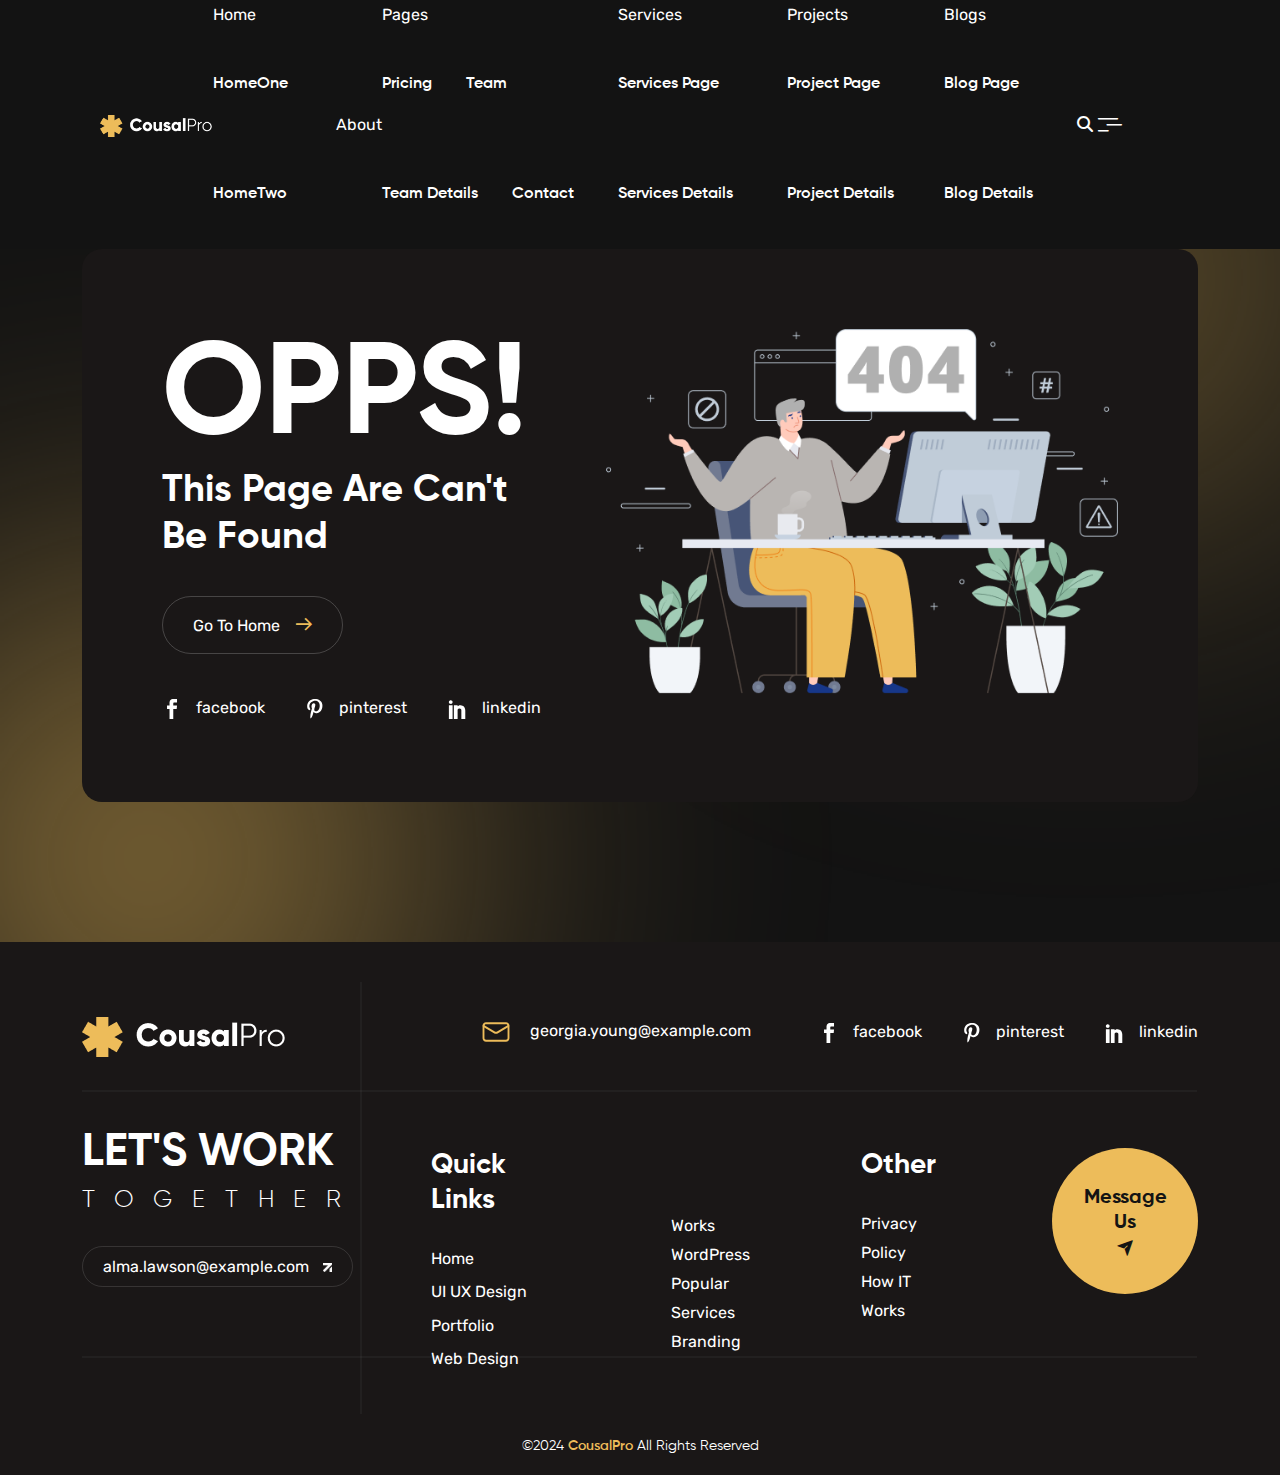
<file: _error-page.html>
<!DOCTYPE html>
<html dir="ltr" lang="zxx">

<head>
    <meta name="viewport" content="width=device-width,initial-scale=1.0" />
    <meta charset="utf-8" />
    <meta name="description" content="SwiftBiz - " />
    <meta name="keywords"
        content="delivery, item transport, logistics, product delivery, product transport, shipping, supply, transport, transport agency, transportation" />
    <meta name="author" content="CousalPro" />

    <title>CousalPro - Web Design Agency HTML Template</title>

    <link rel="icon" type="image/png" href="images/logo/favicon.png" />

    <link rel="stylesheet" href="./css/font-main.css">
    <link rel="preconnect" href="https://fonts.googleapis.com">
    <link rel="preconnect" href="https://fonts.gstatic.com" crossorigin>
    <link href="https://fonts.googleapis.com/css2?family=Rubik:ital,wght@0,300..900;1,300..900&display=swap"
        rel="stylesheet">

    <link rel="stylesheet" href="css/bootstrap.min.css" />
    <link rel="stylesheet" href="css/fontawesome.min.css">
    <link rel="stylesheet" href="css/magnific-popup.min.css" />
    <link rel="stylesheet" href="css/slick.min.css" />
    <link rel="stylesheet" href="css/nice-select.min.css" />
    <link rel="stylesheet" href="css/animate.min.css" />
    <link rel="stylesheet" href="css/style.css" />

    <!--[if lt IE 9]>
    <script src="https://oss.maxcdn.com/html5shiv/3.7.2/html5shiv.min.js"></script>
    <script src="https://oss.maxcdn.com/respond/1.4.2/respond.min.js"></script>
    <![endif]-->
</head>

<body>
    <!-- Preloader Start  -->
    <div id="preloader">
        <div id="preloader-status">
            <div id="wifi-loader">
                <svg viewBox="0 0 86 86" class="circle-outer">
                <circle r="40" cy="43" cx="43" class="back"></circle>
                <circle r="40" cy="43" cx="43" class="front"></circle>
                <circle r="40" cy="43" cx="43" class="new"></circle>
                </svg>
                <svg viewBox="0 0 60 60" class="circle-middle">
                <circle r="27" cy="30" cx="30" class="back"></circle>
                <circle r="27" cy="30" cx="30" class="front"></circle>
                </svg>
                <div data-text="Loading..." class="text"></div>
            </div>
        </div>
    </div>
    <!-- Preloader End  -->

    <!-- Header Start -->
    <header>
        <div class="header-area body-black p-relative ">
            <div class="menu-bar fixed-menu">
                <div class="container-fulid">
                    <div class="row align-items-center gx-0">
                        <div class="col-5 col-xl-2 col-lg-3 col-md-4 p-0">
                            <div class="header-area-image style-2 ml-100">
                                <a href="index.html"><img src="./images/logo/header-logo.png" alt="logo"></a>
                            </div>
                        </div>
                        <div class="col-7 col-xl-10 col-lg-9 col-md-8">
                            <div
                                class="header-area-menu style-2 d-flex justify-content-end  d-xl-flex d-lg-flex  d-md-flex align-items-center justify-content-xl-between justify-content-lg-between justify-content-md-end   p-relative z-index-11">
                                <nav>
                                    <ul
                                        class="main-menu  d-xl-flex d-lg-flex justify-content-center align-items-center">
                                        <li class="scroll-effect">
                                            <a class="plus-icon" href="./index.html">Home</a>
                                            <ul class="sub-menu">
                                                <li><a href="index.html">HomeOne</a></li>
                                                <li><a href="index-two.html">HomeTwo</a></li>
                                            </ul>
                                        </li>
                                        <li class="scroll-effect"><a href="about.html">About</a></li>
                                        <li class="scroll-effect"><a class="plus-icon" href="pricing.html">Pages</a>
                                            <ul class="sub-menu">
                                                <li><a href="./pricing.html">Pricing</a></li>
                                                <li><a href="./team.html">Team</a></li>
                                                <li><a href="./team-details.html">Team Details</a></li>
                                                <li><a href="./contact.html">Contact</a></li>
                                            </ul>
                                        </li>
                                        <li class="scroll-effect">
                                            <a class="plus-icon" href="service.html">Services</a>
                                            <ul class="sub-menu">
                                                <li><a href="service.html">Services Page</a></li>
                                                <li><a href="services-details.html">Services Details</a></li>
                                            </ul>
                                        </li>
                                        <li class="scroll-effect">
                                            <a class="plus-icon" href="projects.html">Projects</a>
                                            <ul class="sub-menu">
                                                <li><a href="projects.html">Project Page</a></li>
                                                <li><a href="project-details.html">Project Details</a></li>
                                            </ul>
                                        </li>
                                        <li class="scroll-effect">
                                            <a class="plus-icon" href="blog.html">Blogs</a>
                                            <ul class="sub-menu">
                                                <li><a href="./blog.html">Blog Page</a></li>
                                                <li><a href="./blog-details.html">Blog Details</a></li>
                                            </ul>
                                        </li>
                                        <li>
                                            <a class="search-btn-active" href="#"><i
                                                    class="fa-solid fa-magnifying-glass"></i></a>
                                        </li>
                                    </ul>
                                </nav>
                                <div class="header-area-touch-btn">
                                    <a href="contact.html">Get In Touch</a>
                                </div>
                                <div id="toggle-button">
                                    <a href="#"><i class="fa-solid fa-bars"></i></a>
                                </div>
                                <div class="header-area-menu-icon mr-157">
                                    <a class="canvas canvas-menu" href="#"><span
                                            class="icon-wish-list"></span></a>
                                </div>
                            </div>
                        </div>
                        <!-- Mobile Responsive Toggle Btn Start  -->
                        <div class="toggle-menus" id="toggle-active">
                            <div class="toggle-menu-header d-flex justify-content-between mb-40">
                                <div class="logo">
                                    <img src="./images/logo/header-logo.png" alt="logo">
                                </div>
                                <div class="toggle-close-icon">
                                    <i class="fa-solid fa-xmark"></i>
                                </div>
                            </div>

                            <nav>
                                <ul class="dropdown">
                                    <li>
                                        <a href="index.html">Home</a>
                                        <div class="dropdown-btn">
                                            <button class="n  width-100" onclick="toggleList(1)"><i
                                                    class="fa-solid fa-plus"></i></button>
                                        </div>
                                        <ul id="dropdown-toggle-menu-1" class=" hidden-list">
                                            <li><a href="index.html">HomeOne</a></li>
                                            <li><a href="index-two.html">HomeTwo</a></li>
                                        </ul>
                                    </li>

                                    <li><a href="about.html">About</a></li>

                                    <li>
                                        <a href="pricing.html">Pages</a>
                                        <div class="dropdown-btn">
                                            <button class="dropdown-toggle-btn width-100" onclick="toggleList(2)"><i
                                                    class="fa-solid fa-plus"></i></button>
                                        </div>
                                        <ul id="dropdown-toggle-menu-2" class=" hidden-list">
                                            <li><a href="./pricing.html">Pricing</a></li>
                                            <li><a href="./team.html">Team</a></li>
                                            <li><a href="./team-details.html">Team Details</a></li>
                                            <li><a href="./contact.html">Contact</a></li>
                                        </ul>
                                    </li>

                                    <li>
                                        <a href="./service.html">Services</a>
                                        <div class="dropdown-btn">
                                            <button class="dropdown-toggle-btn width-100" onclick="toggleList(3)"><i
                                                    class="fa-solid fa-plus"></i></button>
                                        </div>
                                        <ul id="dropdown-toggle-menu-3" class=" hidden-list">
                                            <li><a href="service.html">Services Page</a></li>
                                            <li><a href="services-details.html">Services Details</a></li>
                                        </ul>
                                    </li>

                                    <li>
                                        <a href="./projects.html">Projects</a>
                                        <div class="dropdown-btn">
                                            <button class="dropdown-toggle-btn width-100" onclick="toggleList(4)"><i
                                                class="fa-solid fa-plus"></i></button>
                                        </div>
                                        <ul id="dropdown-toggle-menu-4" class=" hidden-list">
                                            <li><a href="./projects.html">Project Page</a></li>
                                            <li><a href="./project-details.html">Project Details</a></li>
                                        </ul>
                                    </li>
                                    
                                    <li>
                                        <a href="./blog.html">Blogs</a>
                                        <div class="dropdown-btn">
                                            <button class="dropdown-toggle-btn width-100" onclick="toggleList(5)"><i
                                                    class="fa-solid fa-plus"></i></button>
                                        </div>
                                        <ul id="dropdown-toggle-menu-5" class=" hidden-list">
                                            <li><a href="./blog.html">Blog Page</a></li>
                                            <li><a href="./blog-details.html">Blog Details</a></li>
                                        </ul>
                                    </li>
                                </ul>
                            </nav>
                            <div class="toggle-menu-contact">
                                <h4 class="mb-25">Contact Info</h4>
                                <div class="address mb-20">
                                    <i class="mr-10 fa-solid fa-location-dot"></i>
                                    <span>2972 Westheimer Rd. Santa Ana </span>
                                </div>
                                <div class="email mb-20">
                                    <i class="mr-10 fa-regular fa-envelope"></i>
                                    <a href="mailto:georgia.young@example.com"> georgia.young@example.com </a>
                                </div>
                                <div class="phone">
                                    <i class="mr-10 fa-solid fa-phone"></i>
                                    <span> +123-456-7890 </span>
                                </div>
                            </div>
                            <div class="toggle-social-icon">
                                <ul class="d-flex justify-content-between">
                                    <li><a href="https://www.facebook.com/"><i class="fa-brands fa-facebook-f"></i></a>
                                    </li>
                                    <li><a href="https://x.com/"><i class="fa-brands fa-twitter"></i></a></li>
                                    <li><a href="https://www.linkedin.com/"><i class="fa-brands fa-linkedin-in"></i>
                                    </li>
                                    <li><a href="https://dribbble.com/"><i class="fa-solid fa-basketball"></i></a></li>
                                </ul>
                            </div>
                        </div>
                        <!-- Mobile Responsive Toggle Btn End  -->
                    </div>
                </div>
            </div>
        </div>
    </header>
    <!-- Header End -->

    <!-- Off Canvas Start  -->
    <div class="off-canvas-menu">
        <div class="off-canvas-menu-wrapper" style="background: #333333;">
            <div class="off-canvas-menu-header d-flex justify-content-between mb-40">
                <div class="logo">
                    <img src="./images/logo/header-logo.png" alt="logo">
                </div>
                <div class="close-icon">
                    <i class="fa-solid fa-xmark"></i>
                </div>
            </div>
            <div class="content">
                <h4 class="mb-30 text-center">Get Appointment</h4>
                <div class="appatment-form">
                    <form action="/submit-your-form-handler" method="post">
                        <input type="text" placeholder="Name" id="name" name="name" required>

                        <input type="email" id="email" name="email" placeholder="Email Address" required>

                        <textarea id="message" name="message" placeholder="Message" required></textarea>

                        <div class="appertment-btn">
                            <a href="#">Submit Now</a>
                        </div>
                    </form>
                </div>
                <div class="team-area-member-social-link offcanves-socail-icon  text-center mt-35">
                    <ul>
                        <li class="d-inline"><a href="https://www.facebook.com/"><i
                                    class="fa-brands fa-facebook-f"></i></a></li>
                        <li class="d-inline"><a href="https://x.com/"><i class="fa-brands fa-twitter"></i></a></li>
                        <li class="d-inline"><a href="https://www.linkedin.com/"><i
                                    class="fa-brands fa-linkedin-in"></i></a></li>
                        <li class="d-inline"><a href="https://dribbble.com/"><i class="fa-solid fa-basketball"></i></a>
                        </li>
                    </ul>
                </div>
            </div>
        </div>
    </div>

    <div class="off-canvas-menu-overlay">
    </div>
    <!-- Off Canvas End  -->

    <!-- Search Btn Start -->
    <div class="search-menu-container">
        <form action="/search" method="GET">
            <input type="text" name="query" class="input-field" placeholder="Search...">
            <button type="submit" class="submit-btn">
                <i class="fas fa-search"></i>
            </button>
        </form>
        <button type="button" class="close-btn">
            <i class="fas fa-times"></i>
        </button>
    </div>

    <div class="search-menu-overlay">
    </div>
    <!-- Search Btn End -->

    <!-- Error page Star -->
    <div class="error-page body-black pb-140">
        <div class="container">
            <div class="error-page-wrapper p-relative z-1">
                <div class="row">
                    <div class="col-xl-5">
                        <div class="error-page-content">
                            <div class="error-page-title">
                                <h1>OPPS!</h1>
                                <h3>This Page Are Can't Be <br> Found</h3>
                            </div>
                        </div>
                        <div class="error-page-btn mt-34 mb-39">
                            <a href="index.html">Go To Home</a>
                        </div>
                        <div class="social-content d-flex gap-40">
                            <a href="https://www.facebook.com/">
                                <img class="mr-10" src="images/icon/footer-social_facebook.svg" alt="facebook">
                                facebook
                            </a>

                            <a href="https://www.pinterest.com/">
                                <img class="mr-10" src="images/icon/footer-social_pinterest.svg" alt="pinterest">
                                pinterest
                            </a>

                            <a href="https://www.linkedin.com/">
                                <img class="mr-10" src="images/icon/footer-social_linkedin.svg" alt="linkedin">
                                linkedin
                            </a>
                        </div>
                    </div>
                    <div class="col-xl-7">
                        <div class="error-page-bg">
                            <img src="./images/error/error-bg.png" alt="404 error">
                        </div>
                    </div>
                </div>
            </div>
        </div>
    </div>
    <!-- Error page End -->

    <!-- Footer Start -->
    <footer>
        <div class="footer-area footer-bg ">
            <div class="container">
                <div class="row gx-0">
                    <div class="col-xl-3 col-lg-3 p-0">
                        <div class="footer-area-company-info p-relative">
                            <div class="footer-area-company-logo pt-75 pb-33">
                                <img src="./images/logo/footer-logo.png" alt="logo">
                            </div>
                            <hr class="line-1 p-absolute">
                            <hr class="mt-0 mb-0">
                            <div class="footer-area-heading-text pt-33 pb-31">
                                <h2>Let's Work</h2>
                                <h4>Together</h4>
                            </div>
                            <div class="footer-area-company-fast-email pb-69">
                                <a href="mailto:alma.lawson@example.com"> alma.lawson@example.com
                                    <img class="pl-10" src="./images/icon/footer-up-awrro.svg" alt="up arrow">
                                </a>
                            </div>
                            <hr class="mt-0 mb-16">
                        </div>
                    </div>

                    <div class="col-xl-9 col-lg-9">
                        <div class="footer-area-contract-info ">
                            <div
                                class="footer-area-social-info d-block d-xl-flex d-lg-flex d-md-flex justify-content-between align-items-center pt-74 pb-34">
                                <div class="sce-email ml-120">
                                    <a href="mailto:georgia.young@example.com">
                                        <img class="mr-15" src="./images/icon/footer-email.svg" alt="envelope">
                                        georgia.young@example.com
                                    </a>
                                </div>
                                <div class="social-content d-flex gap-40">
                                    <a href="https://www.facebook.com/">
                                        <img class="mr-10" src="images/icon/footer-social_facebook.svg" alt="facebook">
                                        facebook
                                    </a>

                                    <a href="https://www.pinterest.com/">
                                        <img class="mr-10" src="images/icon/footer-social_pinterest.svg"
                                            alt="pinterest">
                                        pinterest
                                    </a>

                                    <a href="https://www.linkedin.com/">
                                        <img class="mr-10" src="images/icon/footer-social_linkedin.svg" alt="linkedin">
                                        linkedin
                                    </a>
                                </div>
                            </div>
                        </div>

                        <div class="footer-area-quick-menu d-flex pt-67 pb-40 ml-120">
                            <div class="footer-area-quick-menu-one ">
                                <h4 class="mb-26">Quick Links</h4>
                                <ul>
                                    <li><a href="index.html">Home</a></li>
                                    <li><a href="service.html">UI UX Design</a></li>
                                    <li><a href="projects.html"> Portfolio</a></li>
                                    <li><a href="service.html"> Web Design</a></li>
                                </ul>
                            </div>

                            <div class="footer-area-quick-menu-two mt-63 ml-127 mr-92">
                                <ul>
                                    <li><a href="about.html">Works</a></li>
                                    <li><a href="service.html">WordPress</a></li>
                                    <li><a href="services-details.html">Popular Services</a></li>
                                    <li><a href="service.html">Branding</a></li>
                                </ul>
                            </div>

                            <div class="footer-area-services">
                                <h4 class="mb-26">Other</h4>
                                <ul>
                                    <li><a href="about.html">Privacy Policy</a></li>
                                    <li><a href="about.html">How IT Works</a></li>
                                </ul>
                            </div>

                            <div class="footer-area-sand-messege ml-110">
                                <a href="contact.html">
                                    <h4>Message Us</h4>
                                    <span class="icon-send"></span>
                                </a>
                            </div>
                        </div>
                    </div>
                </div>
            </div>

            <div class="footer-copy-right-info d-flex justify-content-center align-items-center pb-15 ">
                <span>©2024 <a href="index.html">CousalPro</a> All Rights Reserved</span>
            </div>
        </div>
    </footer>
    <!-- Footer End -->


    <!-- Scroll Up Section Start -->
    <div id="scrollTop" class="scrollup-wrapper">
        <div class="scrollup-btn">
            <i class="fa-solid fa-chevron-up"></i>
        </div>
    </div>
    <!-- Scroll Up Section End -->

    <script src="js/jquery.min.js"></script>
    <script src="js/bootstrap.min.js"></script>
    <script src="js/jquery.nice-select.min.js"></script>
    <script src="js/slick.min.js"></script>
    <script src="js/jquery.counterup.min.js"></script>
    <script src="js/waypoints.js"></script>
    <script src="js/jquery.meanmenu.min.js"></script>
    <script src="js/jquery.magnific-popup.min.js"></script>
    <script src="js/inview.min.js"></script>
    <script src="js/wow.js"></script>
    <script src="js/tilt.jquery.js"></script>
    <script src="js/isotope.min.js"></script>
    <script src="js/jquery.imagesloaded.min.js"></script>
    <script src="js/custom.js"></script>

</body>

</html>
</file>
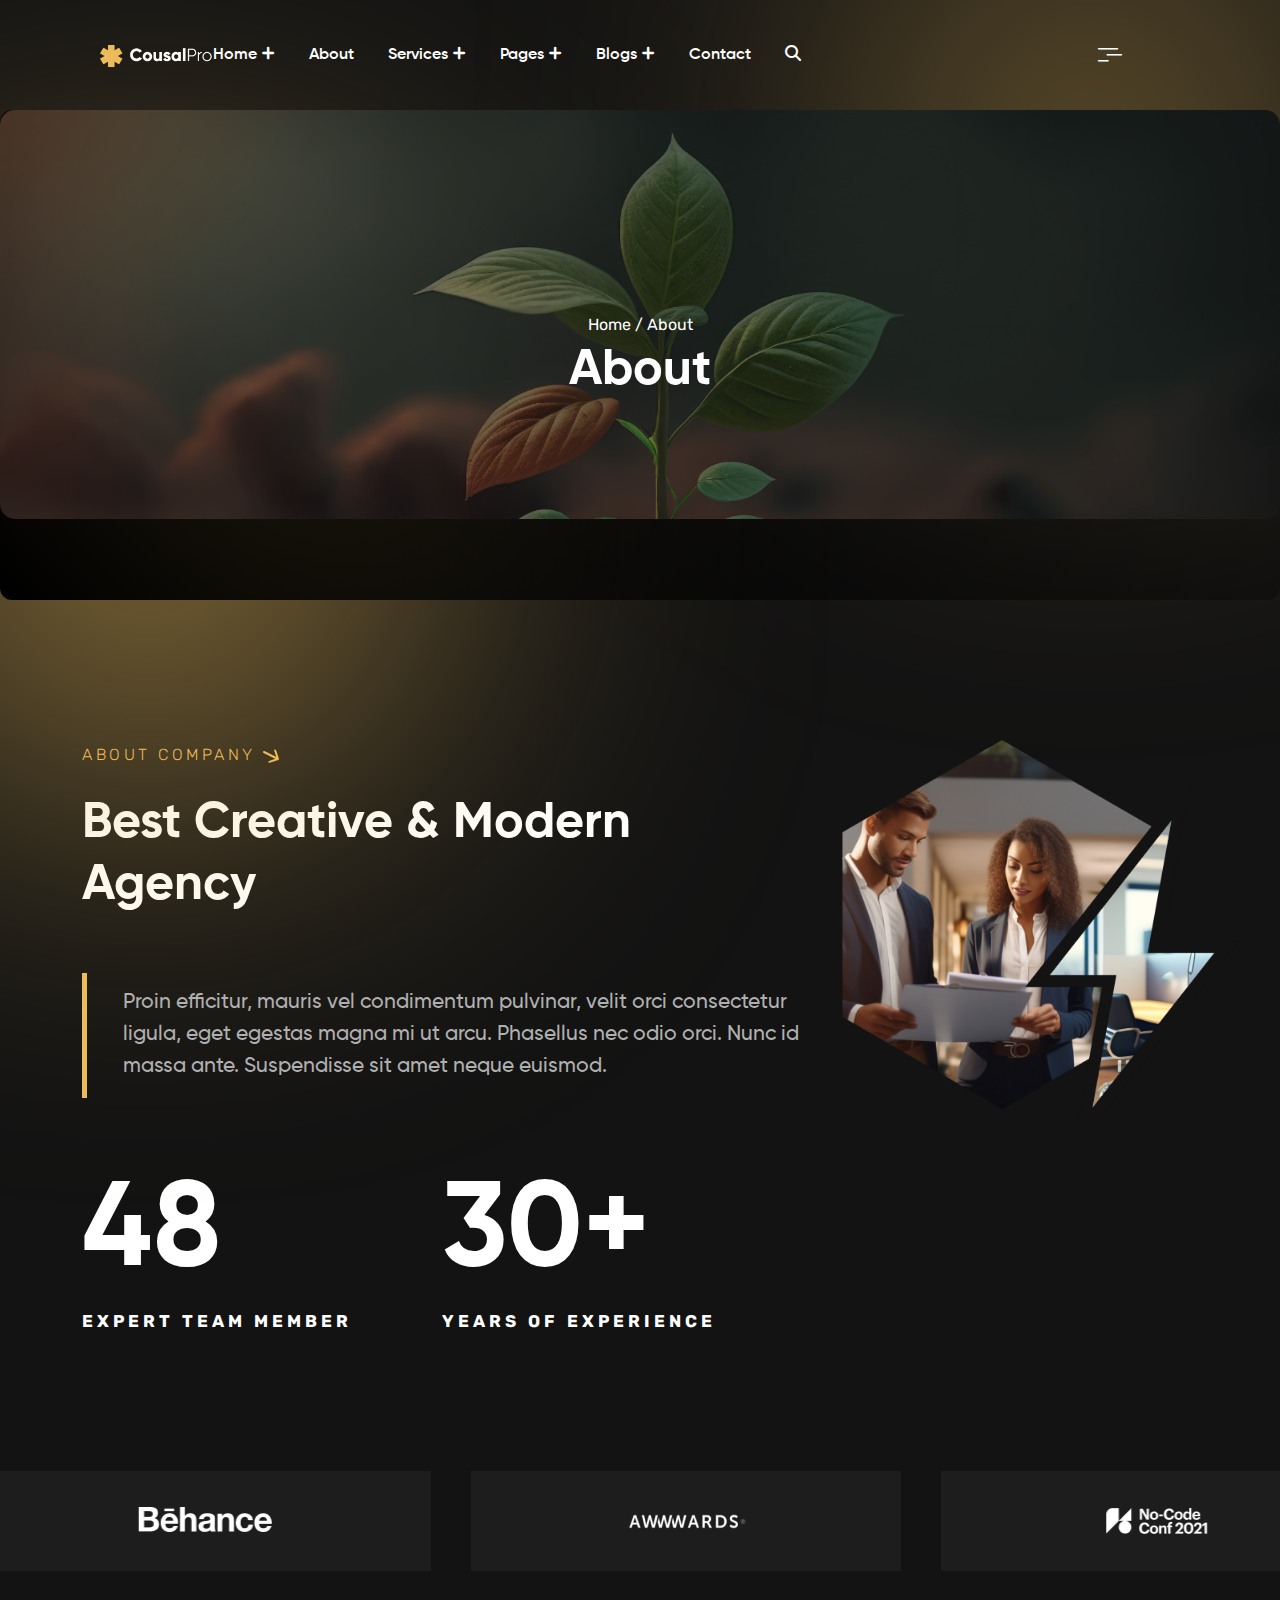
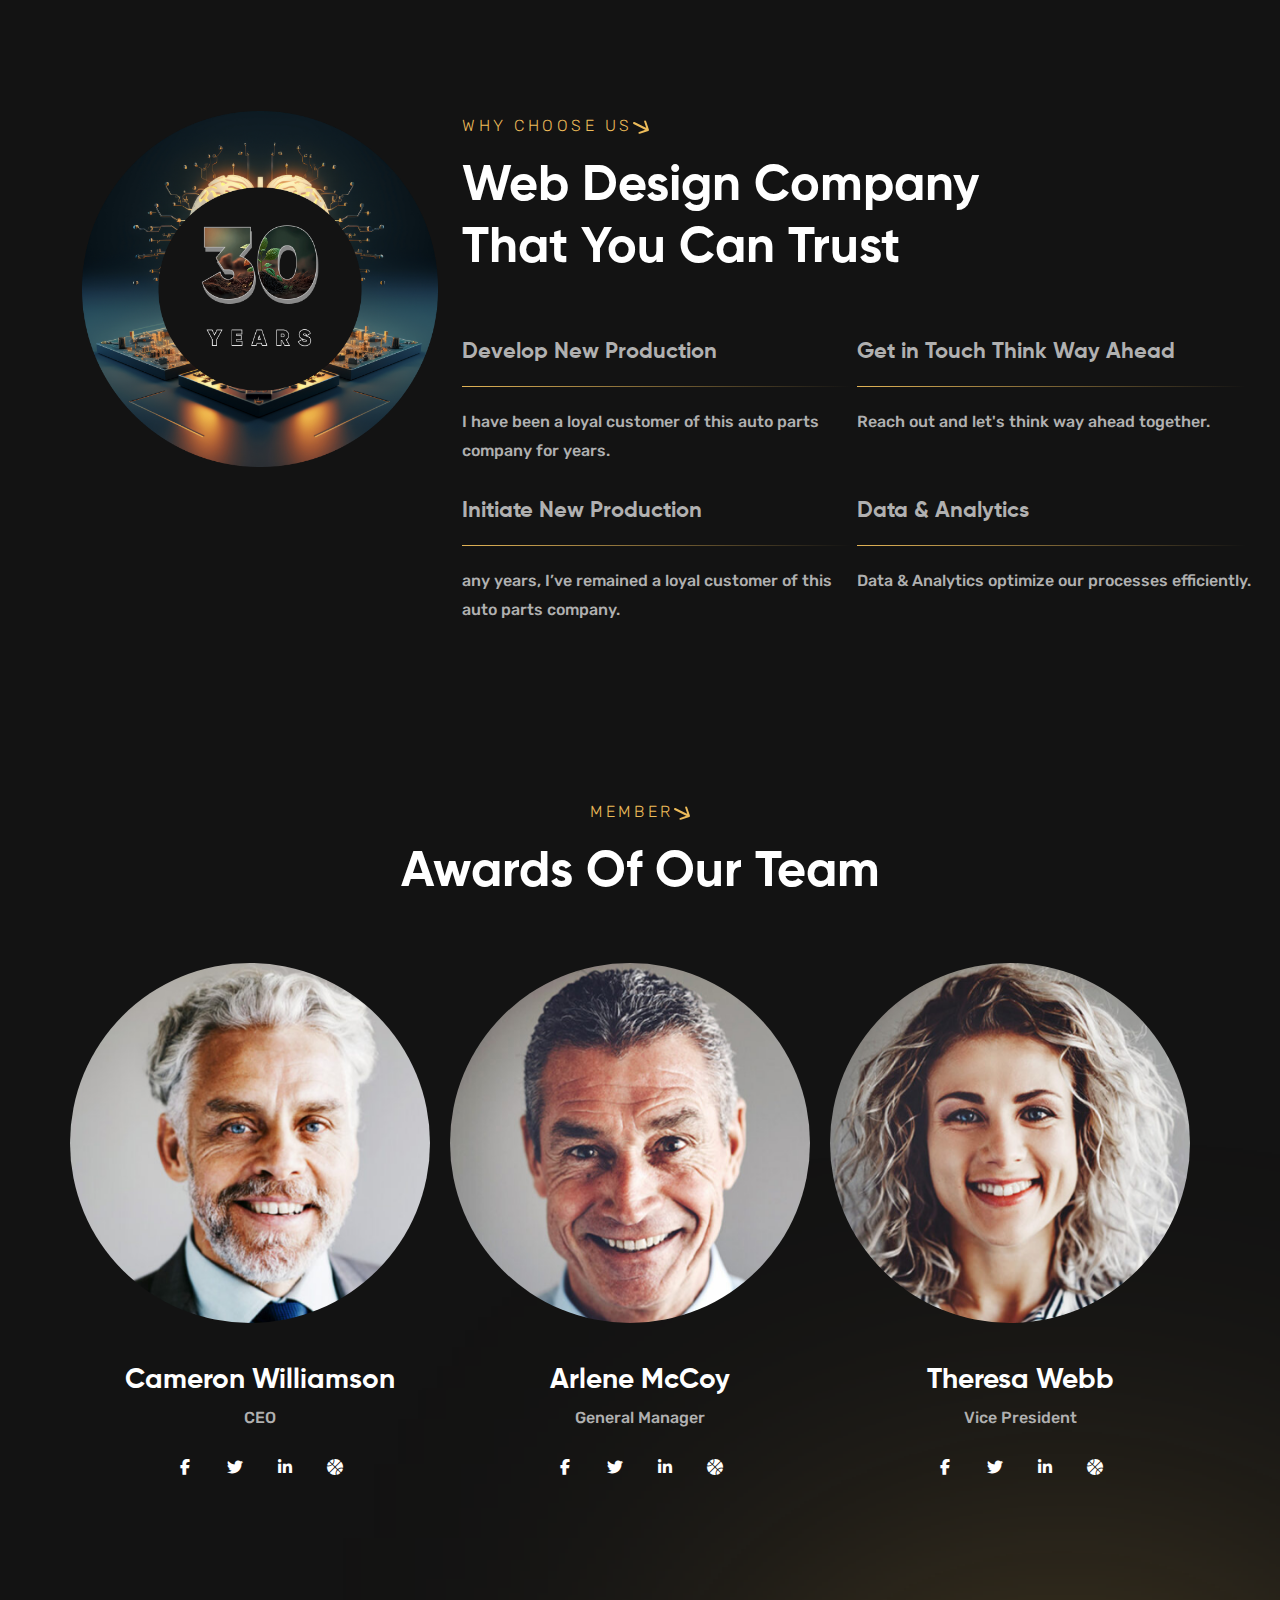
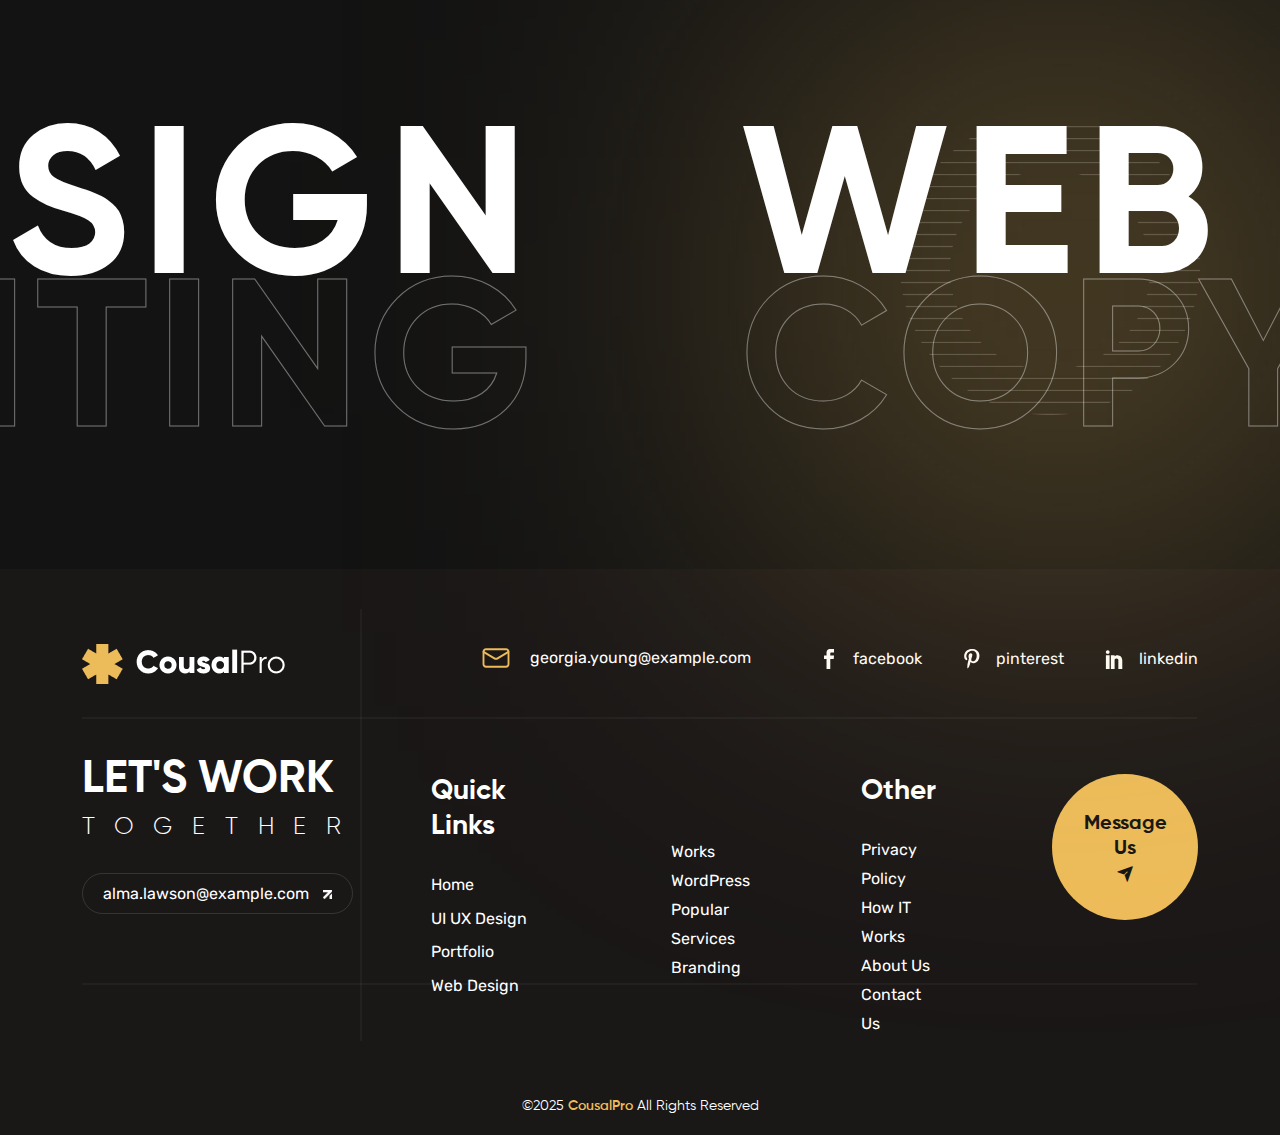
<file: about.html>
<!DOCTYPE html>
<html dir="ltr" lang="zxx">

<head>
    <meta name="viewport" content="width=device-width,initial-scale=1.0" />
    <meta charset="utf-8" />
    <meta name="description" content="SwiftBiz - " />
    <meta name="keywords"
        content="delivery, item transport, logistics, product delivery, product transport, shipping, supply, transport, transport agency, transportation" />
    <meta name="author" content="CousalPro" />

    <title>CousalPro - Web Design Agency HTML Template</title>

    <link rel="icon" type="image/png" href="images/logo/favicon.png" />

    <link rel="stylesheet" href="./css/font-main.css">
    <link rel="preconnect" href="https://fonts.googleapis.com">
    <link rel="preconnect" href="https://fonts.gstatic.com" crossorigin>
    <link href="https://fonts.googleapis.com/css2?family=Rubik:ital,wght@0,300..900;1,300..900&display=swap"
        rel="stylesheet">

    <link rel="stylesheet" href="css/bootstrap.min.css" />
    <link rel="stylesheet" href="css/fontawesome.min.css">
    <link rel="stylesheet" href="css/magnific-popup.min.css" />
    <link rel="stylesheet" href="css/slick.min.css" />
    <link rel="stylesheet" href="css/nice-select.min.css" />
    <link rel="stylesheet" href="css/animate.min.css" />
    <link rel="stylesheet" href="css/style.css" />

    <!--[if lt IE 9]>
    <script src="https://oss.maxcdn.com/html5shiv/3.7.2/html5shiv.min.js"></script>
    <script src="https://oss.maxcdn.com/respond/1.4.2/respond.min.js"></script>
    <![endif]-->
</head>

<body>
    <!-- Preloader Start  -->
    <div id="preloader">
        <div id="preloader-status">
            <div id="wifi-loader">
                <svg viewBox="0 0 86 86" class="circle-outer">
                    <circle r="40" cy="43" cx="43" class="back"></circle>
                    <circle r="40" cy="43" cx="43" class="front"></circle>
                    <circle r="40" cy="43" cx="43" class="new"></circle>
                </svg>
                <svg viewBox="0 0 60 60" class="circle-middle">
                    <circle r="27" cy="30" cx="30" class="back"></circle>
                    <circle r="27" cy="30" cx="30" class="front"></circle>
                </svg>
                <div data-text="Loading..." class="text"></div>
            </div>
        </div>
    </div>
    <!-- Preloader End  -->

    <!-- Header Start -->
    <header class="header-area body-black p-relative ">
        <div class="menu-bar fixed-menu">
            <div class="container-fulid">
                <div class="row align-items-center gx-0">
                    <div class="col-5 col-xl-2 col-lg-3 col-md-4 p-0">
                        <div class="header-area-image style-2 ml-100">
                            <a href="index.html"><img src="./images/logo/header-logo.png" alt="logo"></a>
                        </div>
                    </div>
                    <div class="col-7 col-xl-10 col-lg-9 col-md-8">
                        <div class="header-area-menu style-2 d-flex justify-content-end  d-xl-flex d-lg-flex  d-md-flex align-items-center justify-content-xl-between justify-content-lg-between justify-content-md-end   p-relative z-index-11">
                            <nav class="main-menu ">
                                <ul>
                                    <li>
                                        <a class="plus-icon" href="./index.html">Home</a>
                                        <ul class="sub-menu">
                                            <li><a href="index.html">HomeOne</a></li>
                                            <li><a href="index-two.html">HomeTwo</a></li>
                                        </ul>
                                    </li>
                                    <li><a href="about.html">About</a></li>
                                    <li>
                                        <a class="plus-icon" href="service.html">Services</a>
                                        <ul class="sub-menu">
                                            <li><a href="service.html">Services Page</a></li>
                                            <li><a href="services-details.html">Services Details</a></li>
                                        </ul>
                                    </li>
                                    <li><a class="plus-icon" href="pricing.html">Pages</a>
                                        <ul class="sub-menu">
                                            <li><a href="projects.html">Project Page</a></li>
                                            <li><a href="project-details.html">Project Details</a></li>
                                            <li><a href="pricing.html">Pricing</a></li>
                                            <li><a href="team.html">Team</a></li>
                                            <li><a href="team-details.html">Team Details</a></li>
                                            <li><a href="error.html">Error-404</a></li>
                                        </ul>
                                    </li>                                    
                                    <li>
                                        <a class="plus-icon" href="blog.html">Blogs</a>
                                        <ul class="sub-menu">
                                            <li><a href="./blog.html">Blog Page</a></li>
                                            <li><a href="./blog-details.html">Blog Details</a></li>
                                        </ul>
                                    </li>
                                    <li><a href="contact.html">Contact</a></li>
                                    <li>
                                        <a class="search-btn-active" href="#"><i class="fa-solid fa-magnifying-glass"></i></a>
                                    </li>
                                </ul>
                            </nav>
                            <div class="header-area-touch-btn">
                                <a href="contact.html">Get In Touch</a>
                            </div>
                            <div id="toggle-button">
                                <a href="#"><i class="fa-solid fa-bars"></i></a>
                            </div>
                            <div class="header-area-menu-icon mr-157">
                                <a class="canvas canvas-menu" href="#"><span class="icon-wish-list"></span></a>
                            </div>
                        </div>
                    </div>
                    <!-- Mobile Responsive Toggle Btn Start  -->
                    <div class="toggle-menus" id="toggle-active">
                        <div class="toggle-menu-header d-flex justify-content-between mb-40">
                            <div class="logo">
                                <img src="./images/logo/header-logo.png" alt="logo">
                            </div>
                            <div class="toggle-close-icon">
                                <i class="fa-solid fa-xmark"></i>
                            </div>
                        </div> 
                        
                        <nav>
                            <ul>
                                <li>
                                    <a href="index.html">Home</a>
                                    <div class="dropdown-btn">
                                        <button class="n  width-100" onclick="toggleList(1)"><i
                                                class="fa-solid fa-plus"></i></button>
                                    </div>
                                    <ul id="dropdown-toggle-menu-1" class=" hidden-list">
                                        <li><a href="index.html">HomeOne</a></li>
                                        <li><a href="index-two.html">HomeTwo</a></li>
                                    </ul>
                                </li>
                                <li><a href="about.html">About</a></li>
                                <li>
                                    <a href="./service.html">Services</a>
                                    <div class="dropdown-btn">
                                        <button class="dropdown-toggle-btn width-100" onclick="toggleList(3)"><i
                                                class="fa-solid fa-plus"></i></button>
                                    </div>
                                    <ul id="dropdown-toggle-menu-3" class=" hidden-list">
                                        <li><a href="service.html">Services Page</a></li>
                                        <li><a href="services-details.html">Services Details</a></li>
                                    </ul>

                                </li>
                                
                                <li><a href="pricing.html">Pages</a>
                                    <div class="dropdown-btn">
                                        <button class="dropdown-toggle-btn width-100" onclick="toggleList(2)"><i
                                                class="fa-solid fa-plus"></i></button>
                                    </div>
                                    <ul id="dropdown-toggle-menu-2" class=" hidden-list">
                                        <li><a href="projects.html">Project Page</a></li>
                                        <li><a href="project-details.html">Project Details</a></li>
                                        <li><a href="pricing.html">Pricing</a></li>
                                        <li><a href="team.html">Team</a></li>
                                        <li><a href="team-details.html">Team Details</a></li>
                                        <li><a href="error.html">Error-404</a></li>
                                    </ul>
                                </li>
                                
                                <li>
                                    <a href="./blog.html">Blogs</a>
                                    <div class="dropdown-btn">
                                        <button class="dropdown-toggle-btn width-100" onclick="toggleList(5)"><i
                                                class="fa-solid fa-plus"></i></button>
                                    </div>
                                    <ul id="dropdown-toggle-menu-5" class=" hidden-list">
                                        <li><a href="./blog.html">Blog Page</a></li>
                                        <li><a href="./blog-details.html">Blog Details</a></li>
                                    </ul>
                                </li>

                                <li><a href="contact.html">Contact</a></li>

                            </ul>
                        </nav>
                        <div class="toggle-menu-contact">
                            <h4 class="mb-25">Contact Info</h4>
                            <div class="address mb-20">
                                <i class="mr-10 fa-solid fa-location-dot"></i>
                                <span>2972 Westheimer Rd. Santa Ana </span>
                            </div>
                            <div class="email mb-20">
                                <i class="mr-10 fa-regular fa-envelope"></i>
                                <a href="mailto:georgia.young@example.com"> georgia.young@example.com </a>
                            </div>
                            <div class="phone">
                                <i class="mr-10 fa-solid fa-phone"></i>
                                <span> +123-456-7890 </span>
                            </div>
                        </div>
                        <div class="toggle-social-icon">
                            <ul class="d-flex justify-content-between">
                                <li><a href="https://www.facebook.com/"><i class="fa-brands fa-facebook-f"></i></a>
                                </li>
                                <li><a href="https://x.com/"><i class="fa-brands fa-twitter"></i></a></li>
                                <li><a href="https://www.linkedin.com/"><i class="fa-brands fa-linkedin-in"></i>
                                </li>
                                <li><a href="https://dribbble.com/"><i class="fa-solid fa-basketball"></i></a></li>
                            </ul>
                        </div>
                    </div>
                    <!-- Mobile Responsive Toggle Btn End  -->
                </div>
            </div>
        </div>
    </header>     
    <!-- Header End -->

    <!-- Off Canvas Start  -->
    <div class="off-canvas-menu">
        <div class="off-canvas-menu-wrapper" style="background: #333333;">
            <div class="off-canvas-menu-header d-flex justify-content-between mb-40">
                <div class="logo">
                    <img src="./images/logo/header-logo.png" alt="logo">
                </div>
                <div class="close-icon">
                    <i class="fa-solid fa-xmark"></i>
                </div>
            </div>
            <div class="content">
                <h4 class="mb-30 text-center">Get Appointment</h4>
                <div class="appatment-form">
                    <form action="/submit-your-form-handler" method="post">
                        <input type="text" placeholder="Name" id="name" name="name" required>

                        <input type="email" id="email" name="email" placeholder="Email Address" required>

                        <textarea id="message" name="message" placeholder="Message" required></textarea>

                        <div class="appertment-btn">
                            <a href="#">Submit Now</a>
                        </div>
                    </form>
                </div>
                <div class="team-area-member-social-link offcanves-socail-icon  text-center mt-35">
                    <ul>
                        <li><a href="https://www.facebook.com/"><i
                                    class="fa-brands fa-facebook-f"></i></a></li>
                        <li><a href="https://x.com/"><i class="fa-brands fa-twitter"></i></a></li>
                        <li><a href="https://www.linkedin.com/"><i
                                    class="fa-brands fa-linkedin-in"></i></a></li>
                        <li><a href="https://dribbble.com/"><i class="fa-solid fa-basketball"></i></a>
                        </li>
                    </ul>
                </div>
            </div>
        </div>
    </div>
    <div class="off-canvas-menu-overlay">
    </div>
    <!-- Off Canvas End  -->

    <!-- Search Btn Start -->
    <div class="search-menu-container">
        <form action="/search" method="GET">
            <input type="text" name="query" class="input-field" placeholder="Search...">
            <button type="submit" class="submit-btn">
                <i class="fas fa-search"></i>
            </button>
        </form>
        <button type="button" class="close-btn">
            <i class="fas fa-times"></i>
        </button>
    </div>
    <div class="search-menu-overlay">
    </div>
    <!-- Search Btn End -->

    <!-- Pages Heading Area Start -->
    <section class="pages-heading p-relative body-black">
        <div class="pages-heading-image p-relative z-index-1">
            <img src="./images/about/about-page-img.png" alt="about hero bg">
        </div>
        <div class="pages-heading-text p-absolute z-index-1">
            <div> 
                <a href="index.html">Home</a> / <span>About</span>
            </div>
            <h2>About</h2>
        </div>
    </section>

    <!-- About Start -->

    <!-- <div class="about-page body-black pt-140 pb-140"> -->

    <!-- About Area Start  -->
    <section class="about-area body-black overflow-hidden pt-140 pb-135">
        <div class="container ">
            <div class="row">
                <div class="col-xl-8 col-lg-8 col-md-8">
                    <div class="section-title mb-71 style-1">
                        <span class="mb-23">About Company <img src="./images/icon/section-title-arrow.svg" alt="arrow"></span>
                        <h2>Best Creative & Modern <br>Agency</h2>
                    </div>
                    <div class="about-area-content-wrapper ">
                        <div class="about-area-contents-text ">
                            <p class="pra-text pb-75">Proin efficitur, mauris vel condimentum pulvinar, velit orci
                                consectetur <br> ligula, eget egestas magna mi ut arcu. Phasellus nec odio orci.
                                Nunc id <br> massa ante. Suspendisse sit amet neque euismod.</p>
                        </div>
                        <div class="counter-area style-2 d-xl-flex d-lg-flex d-md-flex gap-90">
                            <div class="counter-area-wrapper">
                                <span class="counter">48</span>
                                <p>Expert Team Member</p>
                            </div>
                            <div class="counter-area-wrapper">
                                <span class="counter">30</span><span>+</span>
                                <p>Years Of Experience</p>
                            </div>
                        </div>
                    </div>
                </div>
                <div class="col-xl-4 col-lg-4 col-md-4">
                    <div class="about-area-side-img p-relative">
                        <img src="./images/about/h2-side-bg-img.png" alt="about">
                        <img class="side-img-part p-absolute" src="./images/about/h2-side-bg-part.png" alt="about">
                    </div>
                </div>
            </div>
        </div>
    </section>
    <!-- About Area End  -->

    <!-- Brand Marquee Start -->
    <div class="brand-marque-area body-black overflow-hidden pb-140">
        <div class="brand-marque-wrapper marquee-active first-text-marque">
            <div class="single-img-marque">
                <img src="./images/brand-marque/home-1-brand-marque-1.png" alt="marque">
            </div>
            <div class="single-img-marque">
                <img src="./images/brand-marque/home-1-brand-marque-2.png" alt="marque">
            </div>
            <div class="single-img-marque">
                <img src="./images/brand-marque/home-1-brand-marque-3.png" alt="marque">
            </div>
            <div class="single-img-marque">
                <img src="./images/brand-marque/home-1-brand-marque-4.png" alt="marque">
            </div>
            <div class="single-img-marque">
                <img src="./images/brand-marque/home-1-brand-marque-1.png" alt="marque">
            </div>
            <div class="single-img-marque">
                <img src="./images/brand-marque/home-1-brand-marque-2.png" alt="marque">
            </div>
            <div class="single-img-marque">
                <img src="./images/brand-marque/home-1-brand-marque-3.png" alt="marque">
            </div>
            <div class="single-img-marque">
                <img src="./images/brand-marque/home-1-brand-marque-4.png" alt="marque">
            </div>
        </div>
    </div>
    <!-- Brand Marquee End -->

    <!-- Why Choose Us Start   -->
    <section class="wcu-area body-black p-relative z-index-11 pb-140 ">
        <div class="container">
            <div class="row reverse">
                <div class="col-xl-4">
                    <div class="wcu-area-page p-relative">
                        <div class="wcu-area-page-circle-img p-relative z-index-11">
                            <img src="./images/why-choose-us/h2-circle-img.png" alt="shape">
                        </div>
                        <div class="wcu-area-page-img-content">
                            <img src="./images/why-choose-us/years.png" alt="shape">
                        </div>
                    </div>
                </div>
                <div class="col-xl-8">
                    <div class="section-title mb-60 style-1">
                        <span class="pb-15">Why Choose Us<img src="./images/icon/section-title-arrow.svg"
                                alt="arrow"></span>
                        <h2>Web Design Company <br> That You Can Trust</h2>
                    </div>
                    <div class="wcu-area-card-info wcu-area-card-info-secondary">
                        <div class="wcu-area-info-card-wrapper">
                            <h5>Develop New Production</h5>
                            <div class="title-border-3 mt-30 mb-30"></div>
                            <p>I have been a loyal customer of this auto parts company for years.</p>
                        </div>
                        <div class="wcu-area-info-card-wrapper">
                            <h5>Get in Touch Think Way Ahead</h5>
                            <div class="title-border-3 mt-30 mb-30"></div>
                            <p>Reach out and let's think way ahead together.</p>
                        </div>
                        <div class="wcu-area-info-card-wrapper">
                            <h5>Initiate New Production</h5>
                            <div class="title-border-3 mt-30 mb-30"></div>
                            <p>any years, I’ve remained a loyal customer of this auto parts company.</p>
                        </div>
                        <div class="wcu-area-info-card-wrapper">
                            <h5>Data & Analytics</h5>
                            <div class="title-border-3 mt-30 mb-30"></div>
                            <p>Data & Analytics optimize our processes efficiently.</p>
                        </div>
                    </div>
                </div>
            </div>
        </div>
    </section>
    <!-- Why Choose Us End   -->
     
    <!-- Team-area Start -->
    <section class="team-area team-area-secondary body-black p-relative pb-140">
        <div class="container">
            <div class="section-title style-2 mb-60">
                <span class="pb-15">Member<img src="./images/icon/section-title-arrow.svg" alt="arrow"></span>
                <h2>Awards Of Our Team </h2>
            </div>
            <div class="row ">
                <div class="col-xl-4 col-lg-4 col-md-4 p-0">
                    <div class="team-area-member-info-wrapper team-area-member-info-wrappe-secondary p-relative z-index-11">
                        <div class="team-area-member-img team-area-member-img-secondary ">
                            <a href="team-details.html">
                                <img src="images/why-choose-us/wcu-about-page-1.png" alt="Cameron Williamson">
                            </a>
                        </div>
                        <div class="team-area-member-text text-center">
                            <h4>
                                <a href="team-details.html">Cameron Williamson</a>
                            </h4>
                            <p>CEO</p>
                            <div class="team-area-member-social-link about mt-15">
                                <ul>
                                    <li><a href="https://www.facebook.com/"><i class="fa-brands fa-facebook-f"></i></a></li>
                                    <li><a href="https://www.x.com/"><i class="fa-brands fa-twitter"></i></a></li>
                                    <li><a href="https://www.linkedin.com/"><i class="fa-brands fa-linkedin-in"></i></a></li>
                                    <li><a href="https://dribbble.com/"><i class="fa-solid fa-basketball"></i></a></li>
                                </ul>
                            </div>
                        </div>
                    </div>
                </div>

                <div class="col-xl-4 col-lg-4 col-md-4 p-0">
                    <div
                        class="team-area-member-info-wrapper team-area-member-info-wrappe-secondary p-relative z-index-11">
                        <div class="team-area-member-img team-area-member-img-secondary">
                            <a href="team-details.html">
                                <img src="images/why-choose-us/wcu-about-page-2.png" alt="Arlene McCoy">
                            </a>
                        </div>
                        <div class="team-area-member-text text-center">
                            <h4>
                                <a href="team-details.html">Arlene McCoy</a>
                            </h4>
                            <p>General Manager</p>
                            <div class="team-area-member-social-link about mt-15">
                                <ul>
                                    <li><a href="https://www.facebook.com/"><i class="fa-brands fa-facebook-f"></i></a></li>
                                    <li><a href="https://www.x.com/"><i class="fa-brands fa-twitter"></i></a></li>
                                    <li><a href="https://www.linkedin.com/"><i class="fa-brands fa-linkedin-in"></i></a></li>
                                    <li><a href="https://dribbble.com/"><i class="fa-solid fa-basketball"></i></a></li>
                                </ul>
                            </div>
                        </div>
                    </div>
                </div>

                <div class="col-xl-4 col-lg-4 col-md-4 p-0">
                    <div class="team-area-member-info-wrapper  p-relative z-index-11">
                        <div class="team-area-member-img team-area-member-img-secondary ">
                            <a href="team-details.html">
                                <img src="images/why-choose-us/wcu-about-page-3.png" alt="Theresa Webb">
                            </a>
                        </div>
                        <div class="team-area-member-text text-center">
                             <h4>
                                <a href="team-details.html">Theresa Webb</a>
                            </h4>
                            <p>Vice President</p>
                            <div class="team-area-member-social-link about mt-15">
                                <ul>
                                    <li><a href="https://www.facebook.com/"><i class="fa-brands fa-facebook-f"></i></a></li>
                                    <li><a href="https://www.x.com/"><i class="fa-brands fa-twitter"></i></a></li>
                                    <li><a href="https://www.linkedin.com/"><i class="fa-brands fa-linkedin-in"></i></a></li>
                                    <li><a href="https://dribbble.com/"><i class="fa-solid fa-basketball"></i></a></li>
                                </ul>
                            </div>
                        </div>
                    </div>
                </div>
            </div>
        </div>
    </section>
    <!-- Team-area End -->

    <!-- Text Marque Start !-->
    <div class="text-marque-area style-1 p-relative pt-59 pb-70  body-black">
        <div class="bg-light-color style-2"></div>
        <div class="text-marque-area-shape p-absolute">
            <img src="images/shape/home-1-brand-marq-ornament.png" alt="shape">
        </div>
        <div class="text-marque-section body-black style-one  overflow-hidden">
            <div class="text-marque-wrapper first-text-marque p-relative z-index-11">
                <div class="single-text-marque d-flex">
                    <h2 class="text-marque-title-one mr-200">WEB DESIGN</h2>
                    <h2 class="text-marque-title-one">WEB DESIGN</h2>
                </div>
            </div>
            <div class="text-marque-wrapper second-text-marque p-relative z-index-11">
                <div class="single-text-marque d-flex">
                    <h2 class="text-marque-title-two mr-200">COPY WRITING</h2>
                    <h2 class="text-marque-title-two">COPY WRITING</h2>
                </div>
            </div>
        </div>
    </div>
    <!-- Text Marque End !-->
   
    <!-- About End -->

    <!-- Footer Start -->
    <footer class="footer-area footer-bg ">
        <div class="container">
            <div class="row gx-0">
                <div class="col-xl-3 col-lg-3 p-0">
                    <div class="footer-area-company-info p-relative">
                        <div class="footer-area-company-logo pt-75 pb-33">
                            <a href="index.html">
                                <img src="./images/logo/footer-logo.png" alt="logo">
                            </a>
                        </div>
                        <hr class="line-1 p-absolute">
                        <hr class="mt-0 mb-0">
                        <div class="footer-area-heading-text pt-33 pb-31">
                            <h2>Let's Work</h2>
                            <h4>Together</h4>
                        </div>
                        <div class="footer-area-company-fast-email pb-69">
                            <a href="mailto:alma.lawson@example.com"> alma.lawson@example.com
                                <img class="pl-10" src="./images/icon/footer-up-awrro.svg" alt="up arrow">
                            </a>
                        </div>
                        <hr class="mt-0 mb-16">
                    </div>
                </div>

                <div class="col-xl-9 col-lg-9">
                    <div class="footer-area-contract-info ">
                        <div
                            class="footer-area-social-info d-block d-xl-flex d-lg-flex d-md-flex justify-content-between align-items-center pt-74 pb-34">
                            <div class="sce-email ml-120">
                                <a href="mailto:georgia.young@example.com">
                                    <img class="mr-15" src="./images/icon/footer-email.svg" alt="envelope">
                                    georgia.young@example.com
                                </a>
                            </div>
                            <div class="social-content d-flex gap-40">
                                <a href="https://www.facebook.com/">
                                    <img class="mr-10" src="images/icon/footer-social_facebook.svg" alt="facebook">
                                    facebook
                                </a>

                                <a href="https://www.pinterest.com/">
                                    <img class="mr-10" src="images/icon/footer-social_pinterest.svg"
                                        alt="pinterest">
                                    pinterest
                                </a>

                                <a href="https://www.linkedin.com/">
                                    <img class="mr-10" src="images/icon/footer-social_linkedin.svg" alt="linkedin">
                                    linkedin
                                </a>
                            </div>
                        </div>
                    </div>

                    <div class="footer-area-quick-menu d-flex pt-67 pb-40 ml-120">
                        <div class="footer-area-quick-menu-one ">
                            <h4 class="mb-26">Quick Links</h4>
                            <ul>
                                <li><a href="index.html">Home</a></li>
                                <li><a href="service.html">UI UX Design</a></li>
                                <li><a href="project-details.html"> Portfolio</a></li>
                                <li><a href="service.html"> Web Design</a></li>
                            </ul>
                        </div>

                        <div class="footer-area-quick-menu-two mt-63 ml-127 mr-92">
                            <ul>
                                <li><a href="about.html">Works</a></li>
                                <li><a href="service.html">WordPress</a></li>
                                <li><a href="services-details.html">Popular Services</a></li>
                                <li><a href="service.html">Branding</a></li>
                            </ul>
                        </div>

                        <div class="footer-area-services">
                            <h4 class="mb-26">Other</h4>
                            <ul>
                                <li><a href="about.html">Privacy Policy</a></li>
                                <li><a href="about.html">How IT Works</a></li>
                                <li><a href="about.html">About Us</a></li>
                                <li><a href="contact.html">Contact Us</a></li>
                            </ul>
                        </div>

                        <div class="footer-area-sand-messege ml-110">
                            <a href="contact.html">
                                <h4>Message Us</h4>
                                <span class="icon-send"></span>
                            </a>
                        </div>
                    </div>
                </div>
            </div>
        </div>

        <div class="footer-copy-right-info d-flex justify-content-center align-items-center pb-15 ">
            <span>©2025 <a href="index.html">CousalPro</a> All Rights Reserved</span>
        </div>
        
    </footer>
    <!-- Footer End -->

    <!-- Scroll Up Section Start -->
    <div id="scrollTop" class="scrollup-wrapper">
        <div class="scrollup-btn">
            <i class="fa-solid fa-chevron-up"></i>
        </div>
    </div>
    <!-- Scroll Up Section End -->

    <script src="js/jquery.min.js"></script>
    <script src="js/bootstrap.min.js"></script>
    <script src="js/jquery.nice-select.min.js"></script>
    <script src="js/slick.min.js"></script>
    <script src="js/jquery.counterup.min.js"></script>
    <script src="js/waypoints.js"></script>
    <script src="js/jquery.meanmenu.min.js"></script>
    <script src="js/jquery.magnific-popup.min.js"></script>
    <script src="js/inview.min.js"></script>
    <script src="js/wow.js"></script>
    <script src="js/tilt.jquery.js"></script>
    <script src="js/isotope.min.js"></script>
    <script src="js/jquery.imagesloaded.min.js"></script>
    <script src="js/scrollreveal.min.js"></script>
    <script src="js/custom.js"></script>

</body>

</html>
</file>
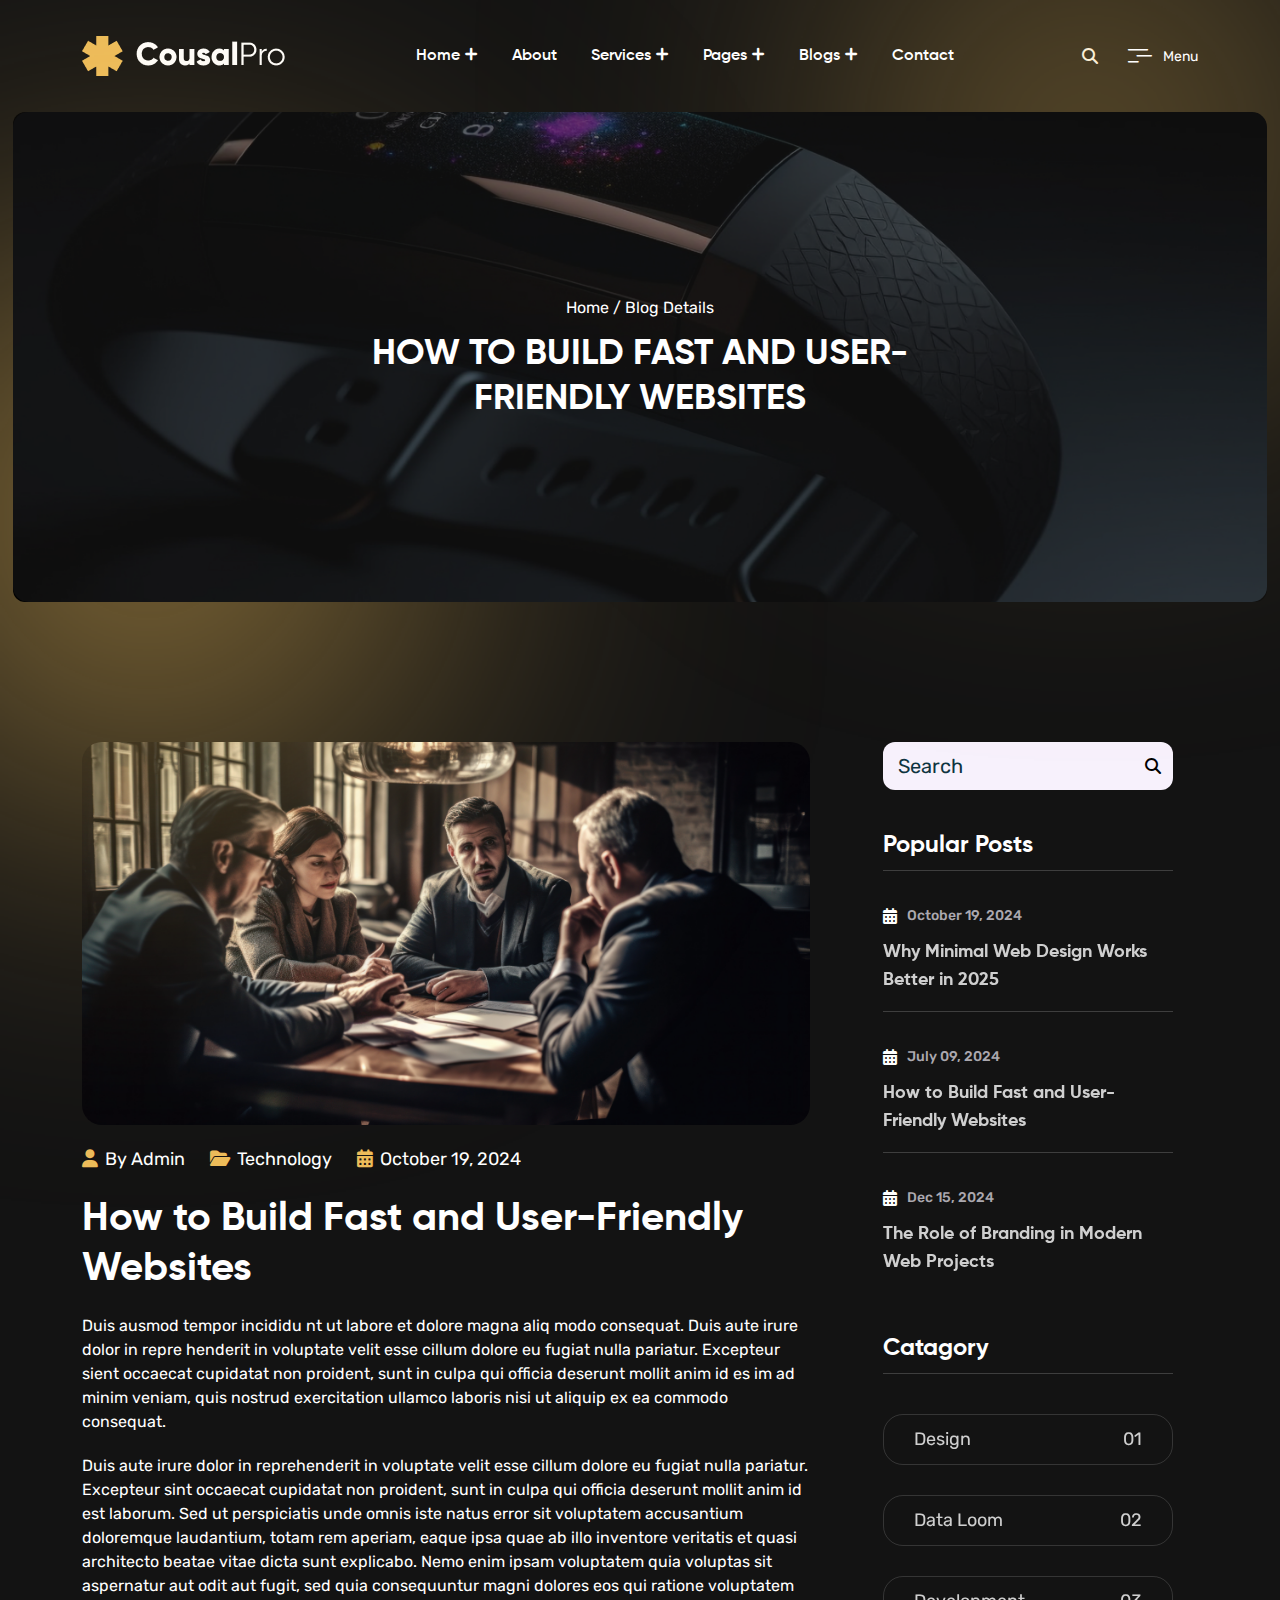
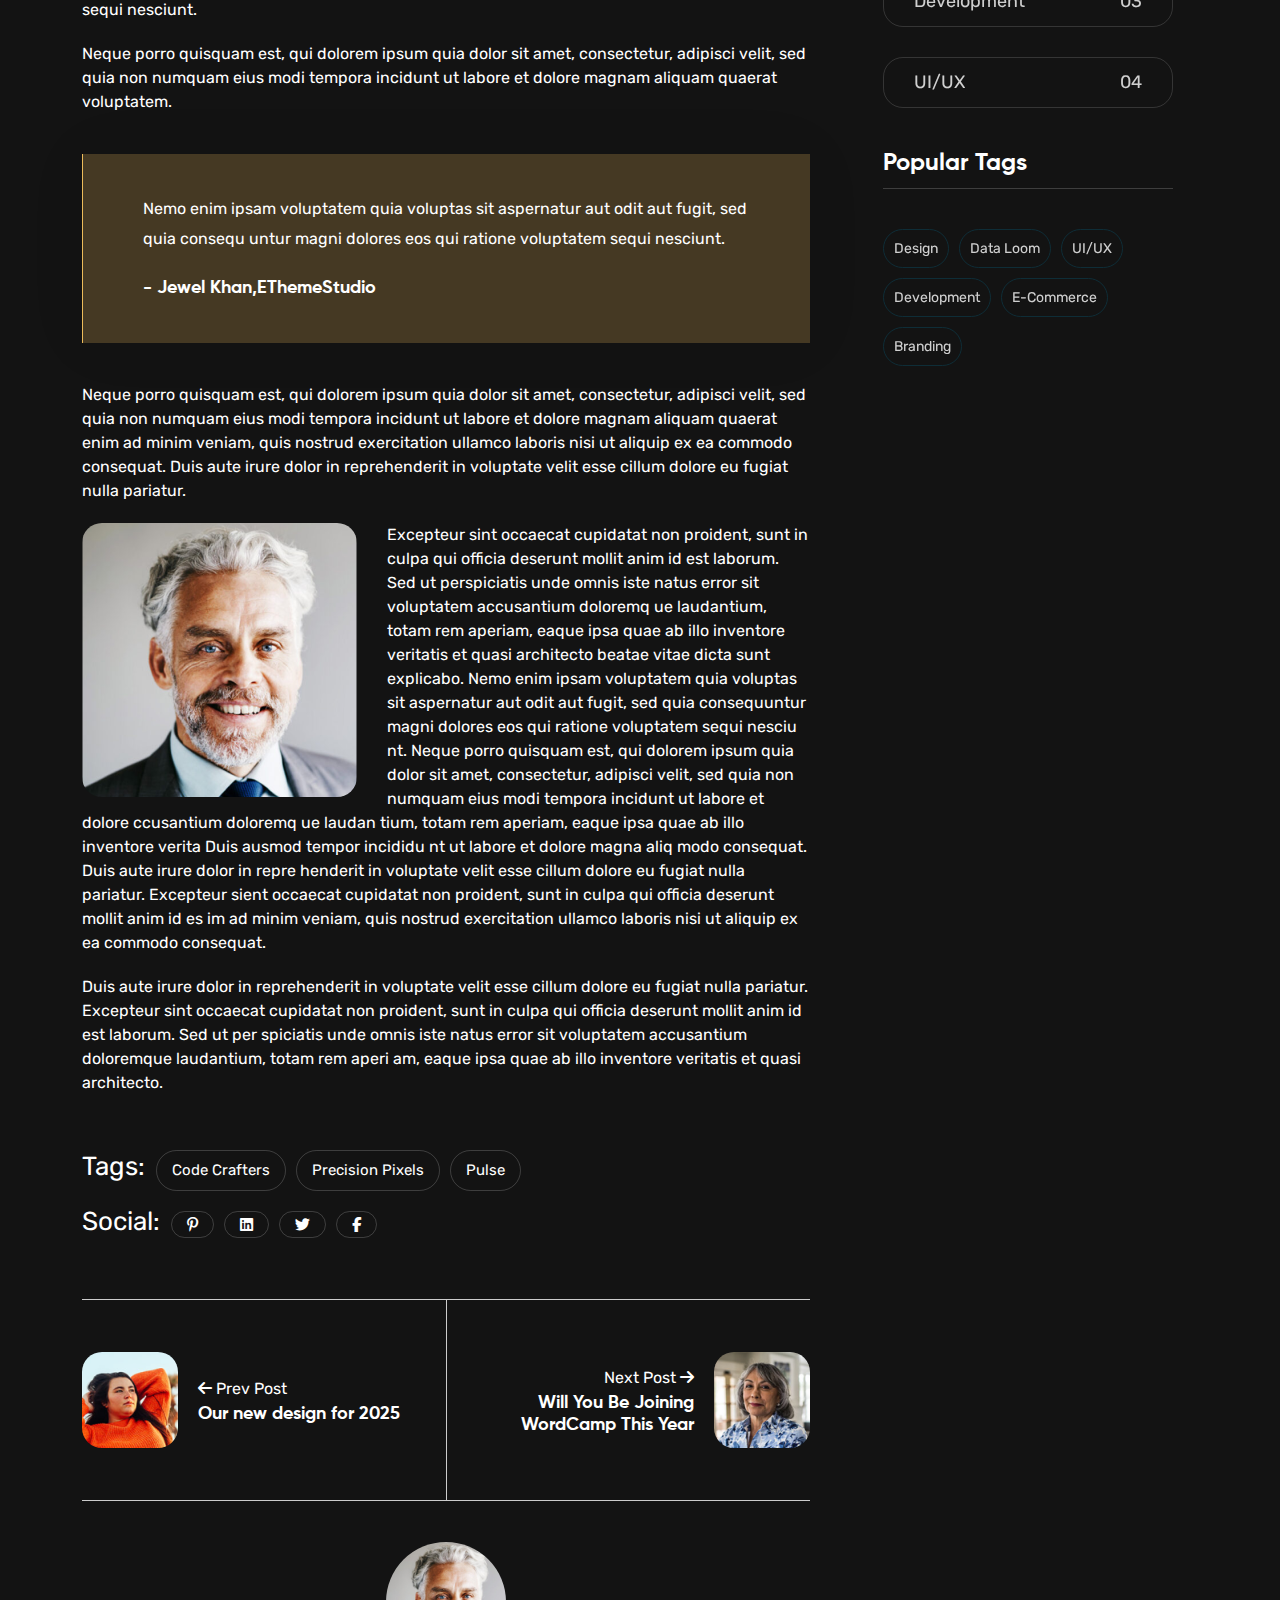
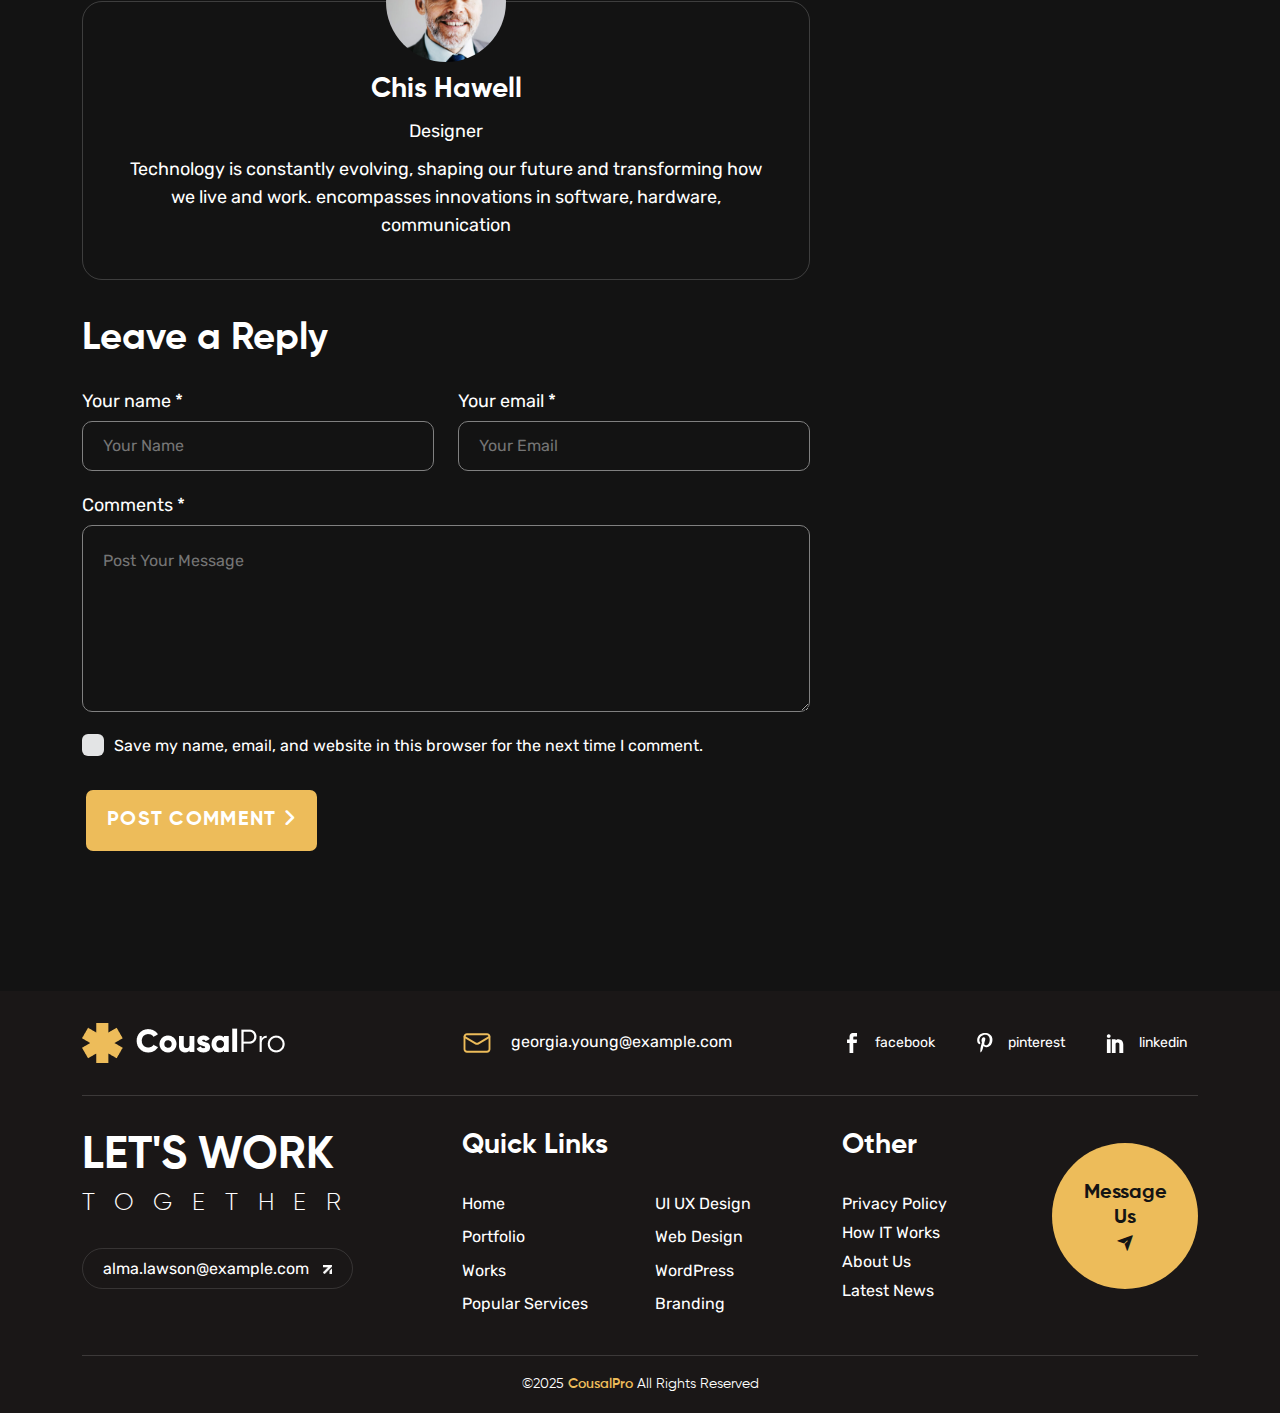
<file: blog-details.html>
<!DOCTYPE html>
<html dir="ltr" lang="zxx">

<head>
    <meta name="viewport" content="width=device-width,initial-scale=1.0" />
    <meta charset="utf-8" />
    <meta name="description" content="SwiftBiz - " />
    <meta name="keywords" content="delivery, item transport, logistics, product delivery, product transport, shipping, supply, transport, transport agency, transportation" />
    <meta name="author" content="CousalPro" />

    <title>CousalPro - Web Design Agency HTML Template</title>

    <link rel="icon" type="image/png" href="images/logo/favicon.png" />

    <link rel="stylesheet" href="./css/font-main.css">
    <link rel="preconnect" href="https://fonts.googleapis.com">
    <link rel="preconnect" href="https://fonts.gstatic.com" crossorigin>
    <link href="https://fonts.googleapis.com/css2?family=Rubik:ital,wght@0,300..900;1,300..900&display=swap" rel="stylesheet">

    <link rel="stylesheet" href="css/bootstrap.min.css" />
    <link rel="stylesheet" href="css/fontawesome.min.css">
    <link rel="stylesheet" href="css/magnific-popup.min.css" />
    <link rel="stylesheet" href="css/slick.min.css" />
    <link rel="stylesheet" href="css/nice-select.min.css" />
    <link rel="stylesheet" href="css/animate.min.css" />
    <link rel="stylesheet" href="css/style.css" />

    <!--[if lt IE 9]>
    <script src="https://oss.maxcdn.com/html5shiv/3.7.2/html5shiv.min.js"></script>
    <script src="https://oss.maxcdn.com/respond/1.4.2/respond.min.js"></script>
    <![endif]-->
</head>

<body>
    <!-- Preloader Start  -->
    <div id="preloader">
        <div id="preloader-status">
            <div id="wifi-loader">
                <svg viewBox="0 0 86 86" class="circle-outer">
                    <circle r="40" cy="43" cx="43" class="back"></circle>
                    <circle r="40" cy="43" cx="43" class="front"></circle>
                    <circle r="40" cy="43" cx="43" class="new"></circle>
                </svg>
                <svg viewBox="0 0 60 60" class="circle-middle">
                    <circle r="27" cy="30" cx="30" class="back"></circle>
                    <circle r="27" cy="30" cx="30" class="front"></circle>
                </svg>
                <div data-text="Loading..." class="text"></div>
            </div>
        </div>
    </div>
    <!-- Preloader End  -->

    <!-- Header Start -->
    <header class="header-area home-2 body-black p-relative ">
        <div class="menu-bar fixed-menu">
            <div class="container">
                <div class="row">
                    <div class="header-wrapper-2">

                        <div class="header-area-image logo-wrapper style-2">
                            <div class="logo">
                                <a href="index.html" class="standard-logo">
                                    <img src="./images/logo/header-logo.png" alt="standard-logo" >
                                </a>
                                <a href="index.html" class="sticky-logo">
                                    <img src="./images/logo/header-logo.png" alt="sticky-logo" >
                                </a>
                            </div>
                        </div>
                        <div class="header-area-menu style-2 p-relative z-index-11">
                            <nav class="main-menu ">
                                <ul>
                                    <li>
                                        <a class="plus-icon" href="./index.html">Home</a>
                                        <ul class="sub-menu">
                                            <li><a href="index.html">HomeOne</a></li>
                                            <li><a href="index-two.html">HomeTwo</a></li>
                                        </ul>
                                    </li>
                                    <li><a href="about.html">About</a></li>
                                    <li>
                                        <a class="plus-icon" href="service.html">Services</a>
                                        <ul class="sub-menu">
                                            <li><a href="service.html">Services Page</a></li>
                                            <li><a href="services-details.html">Services Details</a></li>
                                        </ul>
                                    </li>
                                    <li><a class="plus-icon" href="pricing.html">Pages</a>
                                        <ul class="sub-menu">
                                            <li><a href="projects.html">Project Page</a></li>
                                            <li><a href="project-details.html">Project Details</a></li>
                                            <li><a href="pricing.html">Pricing</a></li>
                                            <li><a href="team.html">Team</a></li>
                                            <li><a href="team-details.html">Team Details</a></li>
                                            <li><a href="error.html">Error-404</a></li>
                                        </ul>
                                    </li>                                    
                                    <li>
                                        <a class="plus-icon" href="blog.html">Blogs</a>
                                        <ul class="sub-menu">
                                            <li><a href="./blog.html">Blog Page</a></li>
                                            <li><a href="./blog-details.html">Blog Details</a></li>
                                        </ul>
                                    </li>
                                    <li><a href="contact.html">Contact</a></li>
                                </ul>
                            </nav>
                        </div>
                        <div class="header-right">
                            <span>
                                <a class="search-btn-active" href="#"><i class="fa-solid fa-magnifying-glass"></i></a>
                            </span>
                            <div class="header-area-touch-btn">
                                <a href="contact.html">Get In Touch</a>
                            </div>
                            <div id="toggle-button">
                                <button><i class="fa-solid fa-bars"></i></button>
                            </div>
                            <div class="header-area-menu-icon ">
                                <a class="canvas canvas-menu" href="#">
                                    <span class="icon-wish-list"></span>
                                    Menu
                                </a>
                            </div>
                        </div>
                    </div>
                    
                    <!-- Mobile Responsive Toggle Btn Start  -->
                    <div class="toggle-menus" id="toggle-active">
                        <div class="toggle-menu-header d-flex justify-content-between mb-40">
                            <div class="logo">
                                <img src="./images/logo/header-logo.png" alt="logo">
                            </div>
                            <div class="toggle-close-icon">
                                <i class="fa-solid fa-xmark"></i>
                            </div>
                        </div> 
                        
                        <nav>
                            <ul>
                                <li>
                                    <a href="index.html">Home</a>
                                    <div class="dropdown-btn">
                                        <button class="n  width-100" onclick="toggleList(1)"><i
                                                class="fa-solid fa-plus"></i></button>
                                    </div>
                                    <ul id="dropdown-toggle-menu-1" class=" hidden-list">
                                        <li><a href="index.html">HomeOne</a></li>
                                        <li><a href="index-two.html">HomeTwo</a></li>
                                    </ul>
                                </li>
                                <li><a href="about.html">About</a></li>
                                <li>
                                    <a href="./service.html">Services</a>
                                    <div class="dropdown-btn">
                                        <button class="dropdown-toggle-btn width-100" onclick="toggleList(3)"><i
                                                class="fa-solid fa-plus"></i></button>
                                    </div>
                                    <ul id="dropdown-toggle-menu-3" class=" hidden-list">
                                        <li><a href="service.html">Services Page</a></li>
                                        <li><a href="services-details.html">Services Details</a></li>
                                    </ul>

                                </li>
                                
                                <li><a href="pricing.html">Pages</a>
                                    <div class="dropdown-btn">
                                        <button class="dropdown-toggle-btn width-100" onclick="toggleList(2)"><i
                                                class="fa-solid fa-plus"></i></button>
                                    </div>
                                    <ul id="dropdown-toggle-menu-2" class=" hidden-list">
                                        <li><a href="projects.html">Project Page</a></li>
                                        <li><a href="project-details.html">Project Details</a></li>
                                        <li><a href="pricing.html">Pricing</a></li>
                                        <li><a href="team.html">Team</a></li>
                                        <li><a href="team-details.html">Team Details</a></li>
                                        <li><a href="error.html">Error-404</a></li>
                                    </ul>
                                </li>
                                
                                <li>
                                    <a href="./blog.html">Blogs</a>
                                    <div class="dropdown-btn">
                                        <button class="dropdown-toggle-btn width-100" onclick="toggleList(5)"><i
                                                class="fa-solid fa-plus"></i></button>
                                    </div>
                                    <ul id="dropdown-toggle-menu-5" class=" hidden-list">
                                        <li><a href="./blog.html">Blog Page</a></li>
                                        <li><a href="./blog-details.html">Blog Details</a></li>
                                    </ul>
                                </li>

                                <li><a href="contact.html">Contact</a></li>

                            </ul>
                        </nav>
                        <div class="toggle-menu-contact">
                            <h4 class="mb-25">Contact Info</h4>
                            <div class="address mb-20">
                                <i class="mr-10 fa-solid fa-location-dot"></i>
                                <span>2972 Westheimer Rd. Santa Ana </span>
                            </div>
                            <div class="email mb-20">
                                <i class="mr-10 fa-regular fa-envelope"></i>
                                <a href="mailto:georgia.young@example.com"> georgia.young@example.com </a>
                            </div>
                            <div class="phone">
                                <i class="mr-10 fa-solid fa-phone"></i>
                                <span> +123-456-7890 </span>
                            </div>
                        </div>
                        <div class="toggle-social-icon">
                            <ul class="d-flex justify-content-between">
                                <li><a href="https://www.facebook.com/"><i class="fa-brands fa-facebook-f"></i></a>
                                </li>
                                <li><a href="https://x.com/"><i class="fa-brands fa-twitter"></i></a></li>
                                <li><a href="https://www.linkedin.com/"><i class="fa-brands fa-linkedin-in"></i></a>
                                </li>
                                <li><a href="https://dribbble.com/"><i class="fa-solid fa-basketball"></i></a></li>
                            </ul>
                        </div>
                    </div>
                    <!-- Mobile Responsive Toggle Btn End  -->
                </div>
            </div>
        </div>
    </header>
    <!-- Header End -->

    <!-- Off Canvas Start  -->
    <div class="off-canvas-menu">
        <div class="off-canvas-menu-wrapper" style="background: #333333;">
            <div class="off-canvas-menu-header d-flex justify-content-between mb-40">
                <div class="logo">
                    <img src="./images/logo/header-logo.png" alt="logo">
                </div>
                <div class="close-icon">
                    <i class="fa-solid fa-xmark"></i>
                </div>
            </div>
            <div class="content">
                <h4 class="mb-30 text-center">Get Appointment</h4>
                <div class="appatment-form">
                    <form action="/submit-your-form-handler" method="post">
                        <input type="text" placeholder="Name" id="name" name="name" required>

                        <input type="email" id="email" name="email" placeholder="Email Address" required>

                        <textarea id="message" name="message" placeholder="Message" required></textarea>

                        <div class="appertment-btn">
                            <a href="#">Submit Now</a>
                        </div>
                    </form>
                </div>
                <div class="team-area-member-social-link offcanves-socail-icon  text-center mt-35">
                    <ul>
                        <li><a href="https://www.facebook.com/"><i
                                    class="fa-brands fa-facebook-f"></i></a></li>
                        <li><a href="https://x.com/"><i class="fa-brands fa-twitter"></i></a></li>
                        <li><a href="https://www.linkedin.com/"><i
                                    class="fa-brands fa-linkedin-in"></i></a></li>
                        <li><a href="https://dribbble.com/"><i class="fa-solid fa-basketball"></i></a>
                        </li>
                    </ul>
                </div>
            </div>
        </div>
    </div>

    <div class="off-canvas-menu-overlay">
    </div>
    <!-- Off Canvas End  -->

    <!-- Search Btn Start -->
    <div class="search-menu-container">
        <form action="/search" method="GET">
            <input type="text" name="query" class="input-field" placeholder="Search...">
            <button type="submit" class="submit-btn">
                <i class="fas fa-search"></i>
            </button>
        </form>
        <button type="button" class="close-btn">
            <i class="fas fa-times"></i>
        </button>
    </div>

    <div class="search-menu-overlay">
    </div>
    <!-- Search Btn End -->

    <!-- Page heading / BreadCrumb-->
    <div class="pages-heading p-relative body-black z-index-1">
        <div class="container-custom">
            <div class="row">
                <div class="pages-heading-image p-relative z-index-1">
                    <img src="./images/pricing/pricing-page-header-img.png" alt="pricing hero">
                    <div class="pages-heading-text style-2 p-absolute z-index-1">
                        <div class="breadcrumb-list"> 
                          <a href="index.html">Home</a> / <span>Blog Details</span>
                        </div>
                        <h2 class="page-title">How to Build Fast and User-Friendly Websites</h2>
                    </div>
                </div>
            </div>
        </div>
    </div>

    <!-- Blog Details Start -->
    <section class="blog-details body-black ">        
        <!--============START BLOG AREA ============-->
        <div class="blog-area ">
          <div class="container">
            <div class="row g-5">
              <div class="col-lg-7 col-xl-8">
    
               <div class="blog-details-wrapper">
                <article class="single-post-item format-image">
                  <div class="post-thumbnail ">                    
                    <img src="./images/blog/block-page/blog-details-img.png" alt="blog image" class="wow custom-animate" />
                  </div>
    
                  <div class="post-content-wrapper">              
                    <div class="post-meta">
                      <span class="author-img">
                        <a href="blog.html">
                          <i class="fa-solid fa-user"></i>
                          <span class="meta-text">By Admin</span>
                        </a>
                      </span>
                      <span class="blog-category">
                        <a href="blog.html">
                          <i class="fa-solid fa-folder-open"></i>
                          <span class="meta-text">Technology</span>
                        </a>
                      </span>
                      <span class="post-date">
                        <a href="blog.html">
                          <i class="fa-solid fa-calendar-days"></i>
                          <span class="meta-text">October 19, 2024</span>
                        </a>
                      </span>
                    </div>
                    <div class="post-heading">
                      <h3 class="post-title">How to Build Fast and User-Friendly Websites<h3> 
                    </div>
                    <div class="post-content">
                        <p>Duis ausmod tempor incididu nt ut labore et dolore magna aliq modo consequat. Duis
                            aute irure dolor in repre henderit in voluptate velit esse cillum dolore eu fugiat
                            nulla pariatur. Excepteur sient occaecat cupidatat non proident, sunt in culpa qui
                            officia deserunt mollit anim id es im ad minim veniam, quis nostrud exercitation
                            ullamco laboris nisi ut aliquip ex ea commodo consequat.</p>
                        <p>Duis aute irure dolor in reprehenderit in voluptate velit esse cillum dolore eu
                            fugiat nulla pariatur. Excepteur sint occaecat cupidatat non proident, sunt in culpa
                            qui officia deserunt mollit anim id est laborum. Sed ut perspiciatis unde omnis iste
                            natus error sit voluptatem accusantium doloremque laudantium, totam rem aperiam,
                            eaque ipsa quae ab illo inventore veritatis et quasi architecto beatae vitae dicta
                            sunt explicabo. Nemo enim ipsam voluptatem quia voluptas sit aspernatur aut odit aut
                            fugit, sed quia consequuntur magni dolores eos qui ratione voluptatem sequi
                            nesciunt.</p>
                        <p>Neque porro quisquam est, qui dolorem ipsum quia dolor sit amet, consectetur,
                            adipisci velit, sed quia non numquam eius modi tempora incidunt ut labore et dolore
                            magnam aliquam quaerat voluptatem.</p>
                        <blockquote>
                            <p>Nemo enim ipsam voluptatem quia voluptas sit aspernatur aut odit aut fugit, sed
                                quia consequ untur magni dolores eos qui ratione voluptatem sequi nesciunt.</p>
                            <footer>- Jewel Khan,<span>eThemeStudio</span></footer>
                        </blockquote>
                        <p>Neque porro quisquam est, qui dolorem ipsum quia dolor sit amet, consectetur,
                            adipisci velit, sed quia non numquam eius modi tempora incidunt ut labore et dolore
                            magnam aliquam quaerat enim ad minim veniam, quis nostrud exercitation ullamco
                            laboris nisi ut aliquip ex ea commodo consequat. Duis aute irure dolor in
                            reprehenderit in voluptate velit esse cillum dolore eu fugiat nulla pariatur.</p>
                        <p><img src="./images/blog/block-page/block-details-side-img.png" alt="image"
                                style="float: left; margin-right: 40px"> Excepteur sint occaecat cupidatat non
                            proident, sunt in culpa qui officia deserunt mollit anim id est laborum. Sed ut
                            perspiciatis unde omnis iste natus error sit voluptatem accusantium doloremq ue
                            laudantium, totam rem aperiam, eaque ipsa quae ab illo inventore veritatis et quasi
                            architecto beatae vitae dicta sunt explicabo. Nemo enim ipsam voluptatem quia
                            voluptas sit aspernatur aut odit aut fugit, sed quia consequuntur magni dolores eos
                            qui ratione voluptatem sequi nesciu nt. Neque porro quisquam est, qui dolorem ipsum
                            quia dolor sit amet, consectetur, adipisci velit, sed quia non numquam eius modi
                            tempora incidunt ut labore et dolore ccusantium doloremq ue laudan tium, totam rem
                            aperiam, eaque ipsa quae ab illo inventore verita Duis ausmod tempor incididu nt ut
                            labore et dolore magna aliq modo consequat. Duis aute irure dolor in repre henderit
                            in voluptate velit esse cillum dolore eu fugiat nulla pariatur. Excepteur sient
                            occaecat cupidatat non proident, sunt in culpa qui officia deserunt mollit anim id
                            es im ad minim veniam, quis nostrud exercitation ullamco laboris nisi ut aliquip ex
                            ea commodo consequat. </p>
                        <p>Duis aute irure dolor in reprehenderit in voluptate velit esse cillum dolore eu
                            fugiat nulla pariatur. Excepteur sint occaecat cupidatat non proident, sunt in culpa
                            qui officia deserunt mollit anim id est laborum. Sed ut per spiciatis unde omnis
                            iste natus error sit voluptatem accusantium doloremque laudantium, totam rem aperi
                            am, eaque ipsa quae ab illo inventore veritatis et quasi architecto.
                        </p>
                    </div>
                    <div class="default-single-post-meta">
                      <div class="blog-post-cat">
                        <span>Tags:</span>
                        <div class="post-cat-list">
                          <a href="blog.html">Code Crafters</a>
                          
                          <a href="blog.html">Precision Pixels</a>
                          
                          <a href="blog.html">Pulse</a>
                          
                        </div>
                      </div>
                     
                      <div class="blog-post-tag">
                        <span>Social:</span>
                        <div class="post-tag-list">
                          <a href="#" class="ms-0"><i class="fa-brands fa-pinterest-p"></i></a>
                          <a href="#"><i class="fa-brands fa-linkedin"></i></a>
                          <a href="#"><i class="fa-brands fa-twitter"></i></a>
                          <a href="#"><i class="fa-brands fa-facebook-f"></i></a>
                        </div>
                      </div>
                      <!-- end shear media  -->
                    </div>
                  </div>              
                </article>
    
                <div class="blog-post-nav">
                    <div class="post-navigation">
                      <div class="post-img">
                        <img src="./images/blog/block-page/blog-details-comment-pepole.png" alt="client">							
                      </div>            
                      <div class="text">
                        <span><i class="fa fa-arrow-left"></i> Prev Post</span>
                        <h4><a href="blog-details.html" rel="prev">Our new design for 2025</a> </h4>
                      </div>
                    </div>
    
                    <div class="divider"></div>
                    <div class="post-navigation">
                      <div class="post-img">
                        <img src="./images/blog/block-page/blog-details-img-1.png" alt="client">									
                      </div>          
                      <div class="text">
                        <span>Next Post <i class="fa fa-arrow-right"></i></span>
                        <h4><a href="blog-details.html" rel="next">Will You Be Joining WordCamp This Year</a> </h4>
                      </div>
                    </div>
                </div>
                <div class="author-info">
                  <div class="author-thumb text-center">
                    <a href="#">
                      <img src="./images/blog/block-page/blog-details-author.png" alt="client">
                    </a>
                  </div>
                  <div class="author-text text-center">
                    <h4 class="">Chis Hawell</h4>
                    <p class="section-meta pt-10">Designer</p>
                    <p class="section-desc pt-20">
                      Technology is constantly evolving, shaping our future
                      and transforming how we live and work. encompasses
                      innovations in software, hardware, communication
                    </p>
                  </div>
                </div>
                <div class="post-comments-form">
                  <div id="respond" class="comment-respond">
                    <div class="post-comments-title">
                      <h2>Leave a Reply 
                        <small>
                          <a href="/crebiz/are-you-ready-for-web-summit-2025/#respond" style="display:none;">Cancel reply                  
                          </a>
                        </small>
                      </h2>
                    </div>
                    <form class="comment-form" >
                      <div class="row">
                        <div class="col-lg-6">
                          <div class="contacts-name">
                            <label>Your name *</label>
                              <input type="text" name="author" placeholder="Your Name">
                          </div>
                        </div>
                        <div class="col-lg-6">
                          <div class="contacts-email ">
                            <label>Your email *</label>
                              <input type="email" name="email" placeholder="Your Email">
                          </div>
                        </div>   
    
                        <div class="contacts-message">
                          <label>Comments *</label>
                          <textarea id="comment" name="comment" rows="5" placeholder="Post Your Message"></textarea>
                        </div>
    
                        <p class="comment-form-cookies-consent">
                          <input type="checkbox">
                          <label for="aggree">Save my name, email, and website in this browser for the next time I comment.</label>
                        </p>
    
                        <button class="theme-btn ms-3">
                          Post Comment
                          <i class="fa fa-angle-right"></i>
                        </button>                        
                      </div>
                    </form>	
                  </div>
                </div>
               </div>
              </div>        
              <!-- end col-lg-8 -->
              <div class="col-lg-5 col-xl-4">
                <aside>
                  <div class="sidebar style-two wow animate__animated animate__fadeInUp" data-wow-delay="0.4s">
                    <div class="search-bar">
                      <input type="text" value="" required name="s" placeholder="Search"
                        class="form-control form-control-lg"/>
                      <div class="search-icon">
                        <i class="fa-solid fa-magnifying-glass"></i>
                      </div>
                    </div>
                    <div class="popular-post mt-40">
                      <div class="side-section-heading">
                        <h4 class="section-title">Popular Posts</h4>
                        <i class="icon-right-arrow"></i>  
                      </div>
                      <div class="post-item">
                        <div class="post-meta">
                          <i class="fa-solid fa-calendar-days"></i>
                          <span class="badge-text">October 19, 2024</span>                      
                        </div>                    
                        <h3 class="post-title">
                          <a href="blog-details.html">
                            Why Minimal Web Design Works Better in 2025
                          </a>
                        </h3>                    
                      </div>
                      <div class="post-item">
                        <div class="post-meta">
                          <i class="fa-solid fa-calendar-days"></i>
                          <span class="badge-text">July 09, 2024</span>                      
                        </div>                    
                        <h3 class="post-title">
                          <a href="blog-details.html">
                            How to Build Fast and User-Friendly Websites
                          </a>
                        </h3>                    
                      </div>
                      <div class="post-item">
                        <div class="post-meta">
                          <i class="fa-solid fa-calendar-days"></i>
                          <span class="badge-text">Dec 15, 2024</span>                      
                        </div>                    
                        <h3 class="post-title">
                          <a href="blog-details.html">
                            The Role of Branding in Modern Web Projects
                          </a>
                        </h3>                    
                      </div>                 
                    </div>
                    <div class="card-item mt-40">
                      <div class="side-section-heading">
                        <h4 class="section-title">Catagory</h4>
                        <i class="icon-right-arrow"></i>  
                      </div>
                      <div class="catagory-wrap mt-40">
                        <a href="blog.html" class="catagory-item">
                          <span>Design</span>
                          <span>01</span>
                        </a>
    
                        <a href="blog.html" class="catagory-item">
                          <span>Data Loom</span>
                          <span>02</span>
                        </a>
                        <a href="blog.html" class="catagory-item">
                          <span>Development</span>
                          <span>03</span>
                        </a>
                        <a href="blog.html" class="catagory-item">
                          <span>UI/UX</span>
                          <span>04</span>
                        </a>
                      </div>
                    </div>
                    <div class="popular-tags mt-40">
                      <div class="side-section-heading">
                        <h4 class="section-title">Popular Tags</h4>
                        <i class="icon-right-arrow"></i>  
                      </div>
                      <div class="tags-cloud">
                        <a href="blog.html">Design</a>
                        <a href="blog.html">Data Loom </a>
                        <a href="blog.html">UI/UX</a>
                        <a href="blog.html">Development</a>
                        <a href="blog.html">E-Commerce</a>
                        <a href="blog.html">Branding</a>
                      </div>
                    </div>
                  </div>
                </aside>
              </div>
            </div>
          </div>
        </div>
        <!--============END BLOG AREA ============-->
    </section>
    <!-- Blog-Details End -->
     
    <!-- Footer Start -->
    <footer class="footer-area footer-bg ">
        <div class="container">
            <div class="footer-top">
                <div class="row align-items-center">
                    <div class="col-lg-4">
                        <div class="footer-area-company-logo">
                            <a href="index.html">
                                <img src="./images/logo/footer-logo.png" alt="logo">
                            </a>
                        </div>
                    </div>
                    <div class="col-lg-4 col-md-6">
                        <div class="sce-email">
                            <a href="mailto:georgia.young@example.com">
                                <img class="mr-15" src="./images/icon/footer-email.svg" alt="envelope">
                                georgia.young@example.com
                            </a>
                        </div>
                    </div>
                    <div class="col-lg-4 col-md-6">
                        <div class="social-content">
                            <a href="https://www.facebook.com/">
                                <img src="images/icon/footer-social_facebook.svg" alt="facebook">
                                facebook
                            </a>

                            <a href="https://www.pinterest.com/">
                                <img src="images/icon/footer-social_pinterest.svg"
                                    alt="pinterest">
                                pinterest
                            </a>

                            <a href="https://www.linkedin.com/">
                                <img src="images/icon/footer-social_linkedin.svg" alt="linkedin">
                                linkedin
                            </a>
                        </div>
                    </div>
                </div>
            </div>
            <div class="footer-bottom">
                <div class="row ">
                    <div class="col-lg-4">
                        <div class="lets-work">
                            <div class="footer-area-heading-text">
                                <h2>Let's Work</h2>
                                <h4>Together</h4>
                            </div>
                            <div class="footer-area-company-fast-email pt-30">
                                <a href="mailto:alma.lawson@example.com"> alma.lawson@example.com
                                    <img class="pl-10" src="./images/icon/footer-up-awrro.svg" alt="up arrow">
                                </a>
                            </div>
                        </div>                        
                    </div>
                    <div class="col-lg-4">
                        <div class="footer-area-quick-menu-one ">
                            <h4 >Quick Links</h4>
                            <ul>
                                <li><a href="index.html">Home</a></li>
                                <li><a href="service.html">UI UX Design</a></li>
                                <li><a href="project-details.html"> Portfolio</a></li>
                                <li><a href="service.html"> Web Design</a></li>
                                <li><a href="about.html">Works</a></li>
                                <li><a href="service.html">WordPress</a></li>
                                <li><a href="services-details.html">Popular Services</a></li>
                                <li><a href="service.html">Branding</a></li>
                            </ul>
                        </div>
                    </div>
                    <div class="col-lg-4">
                        <div class="others">
                            <div class="footer-area-services">
                                <h4>Other</h4>
                                <ul>
                                    <li><a href="about.html">Privacy Policy</a></li>
                                    <li><a href="about.html">How IT Works</a></li>
                                    <li><a href="about.html">About Us</a></li>
                                    <li><a href="blog.html">Latest News</a></li>
                                </ul>
                            </div>
                            <div class="footer-area-sand-messege ">
                                <a href="contact.html">
                                    <h4>Message Us</h4>
                                    <span class="icon-send"></span>
                                </a>
                            </div>
                        </div>
                    </div>
                </div>
            </div>
            <!-- Copyright -->
            <div class="footer-copy-right-info d-flex justify-content-center align-items-center">
            <span>©2025 <a href="index.html">CousalPro</a> All Rights Reserved</span>
            </div>
        </div>
    </footer>
    <!-- Footer End -->

    <!-- Scroll Up Section Start -->
    <div id="scrollTop" class="scrollup-wrapper">
        <div class="scrollup-btn">
            <i class="fa-solid fa-chevron-up"></i>
        </div>
    </div>
    <!-- Scroll Up Section End -->

    <script src="js/jquery.min.js"></script>
    <script src="js/bootstrap.min.js"></script>
    <script src="js/jquery.nice-select.min.js"></script>
    <script src="js/slick.min.js"></script>
    <script src="js/jquery.counterup.min.js"></script>
    <script src="js/waypoints.js"></script>
    <script src="js/jquery.meanmenu.min.js"></script>
    <script src="js/jquery.magnific-popup.min.js"></script>
    <script src="js/inview.min.js"></script>
    <script src="js/wow.js"></script>
    <script src="js/tilt.jquery.js"></script>
    <script src="js/isotope.min.js"></script>
    <script src="js/jquery.imagesloaded.min.js"></script>
    <script src="js/scrollreveal.min.js"></script>
    <script src="js/custom.js"></script>

</body>

</html>
</file>
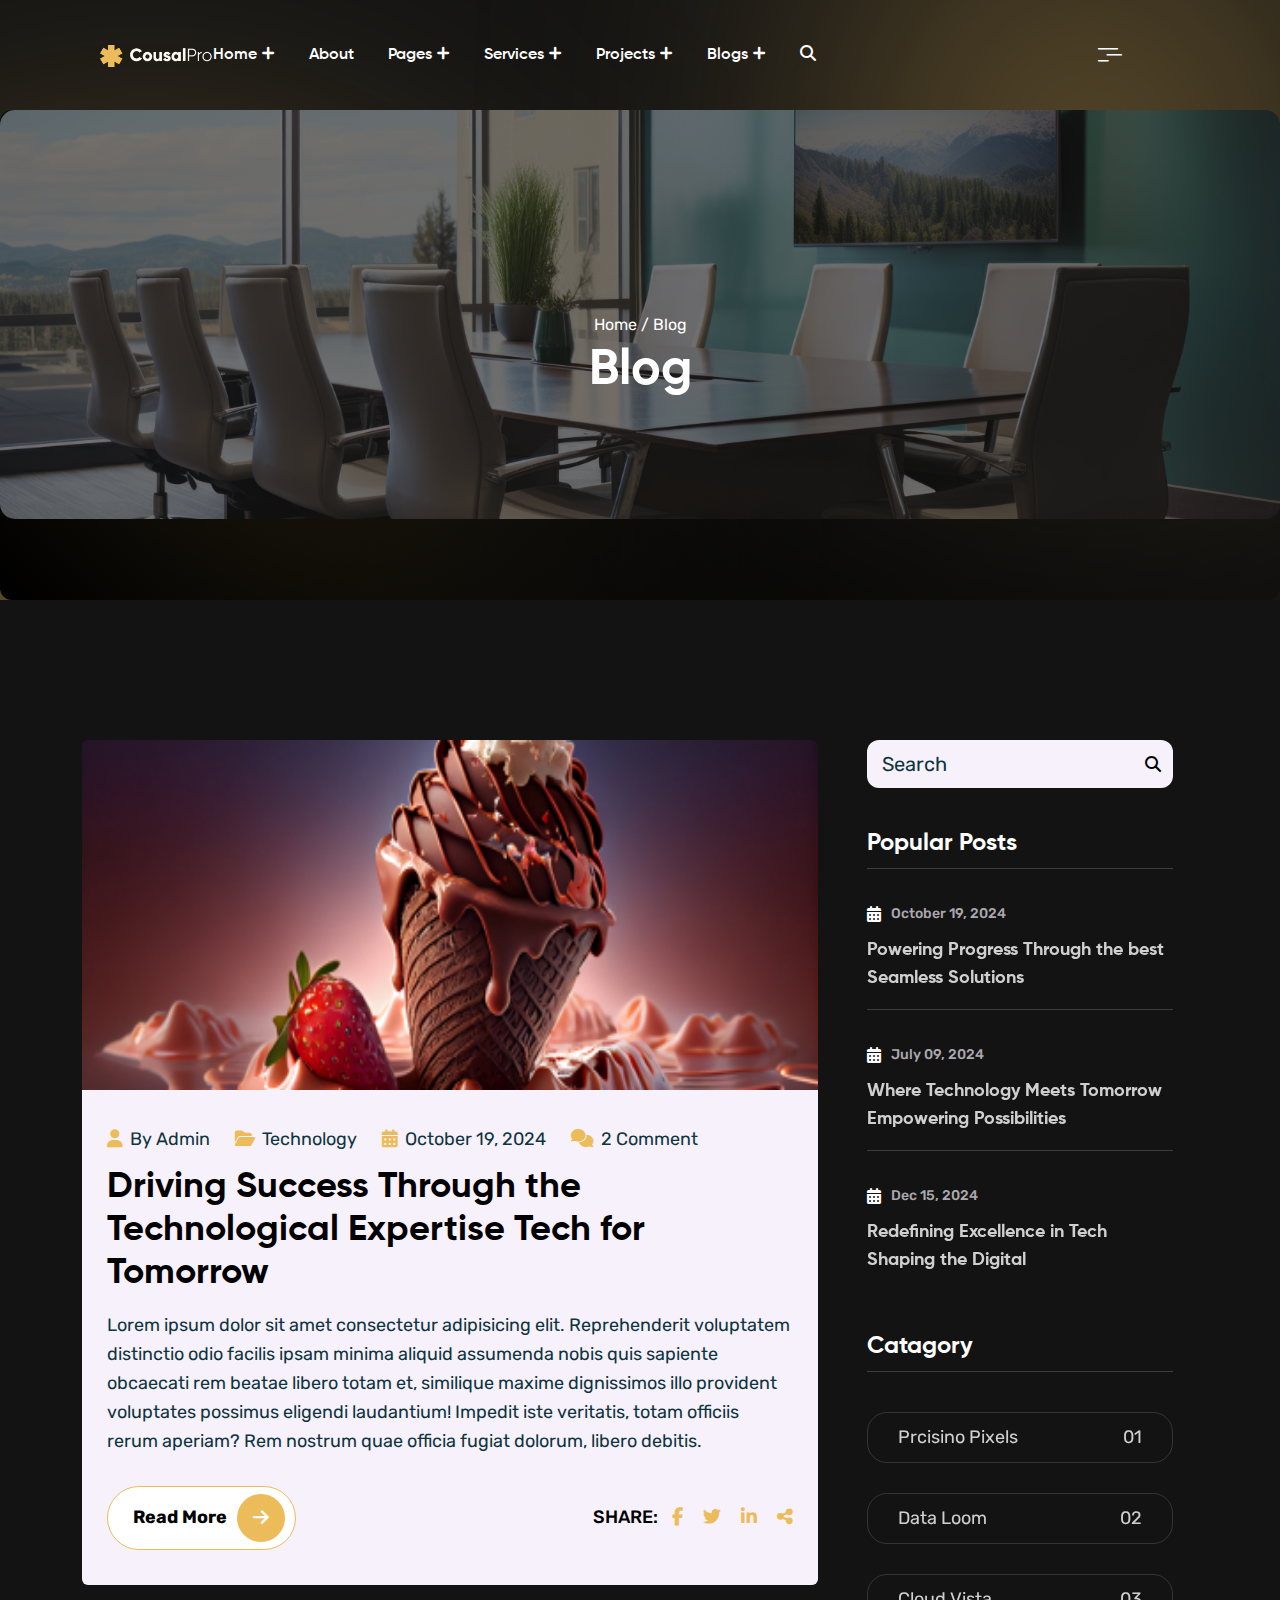
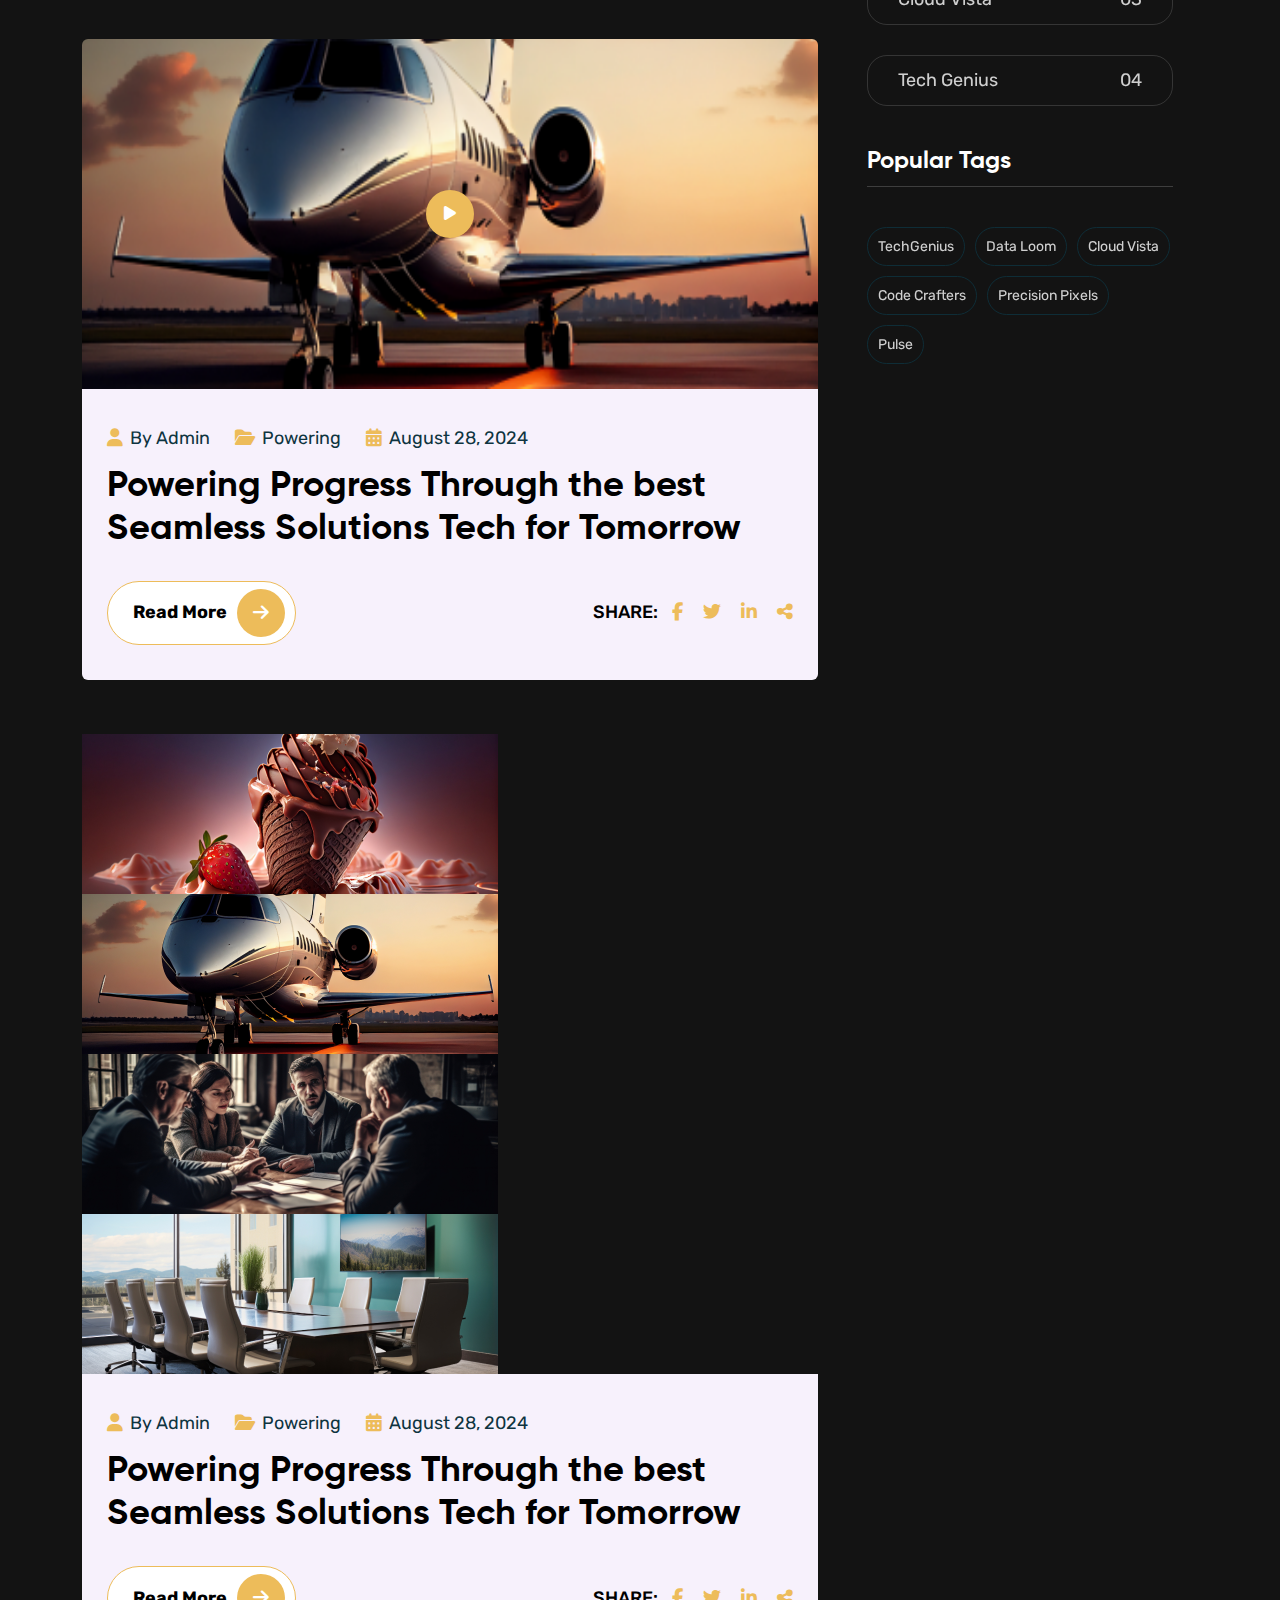
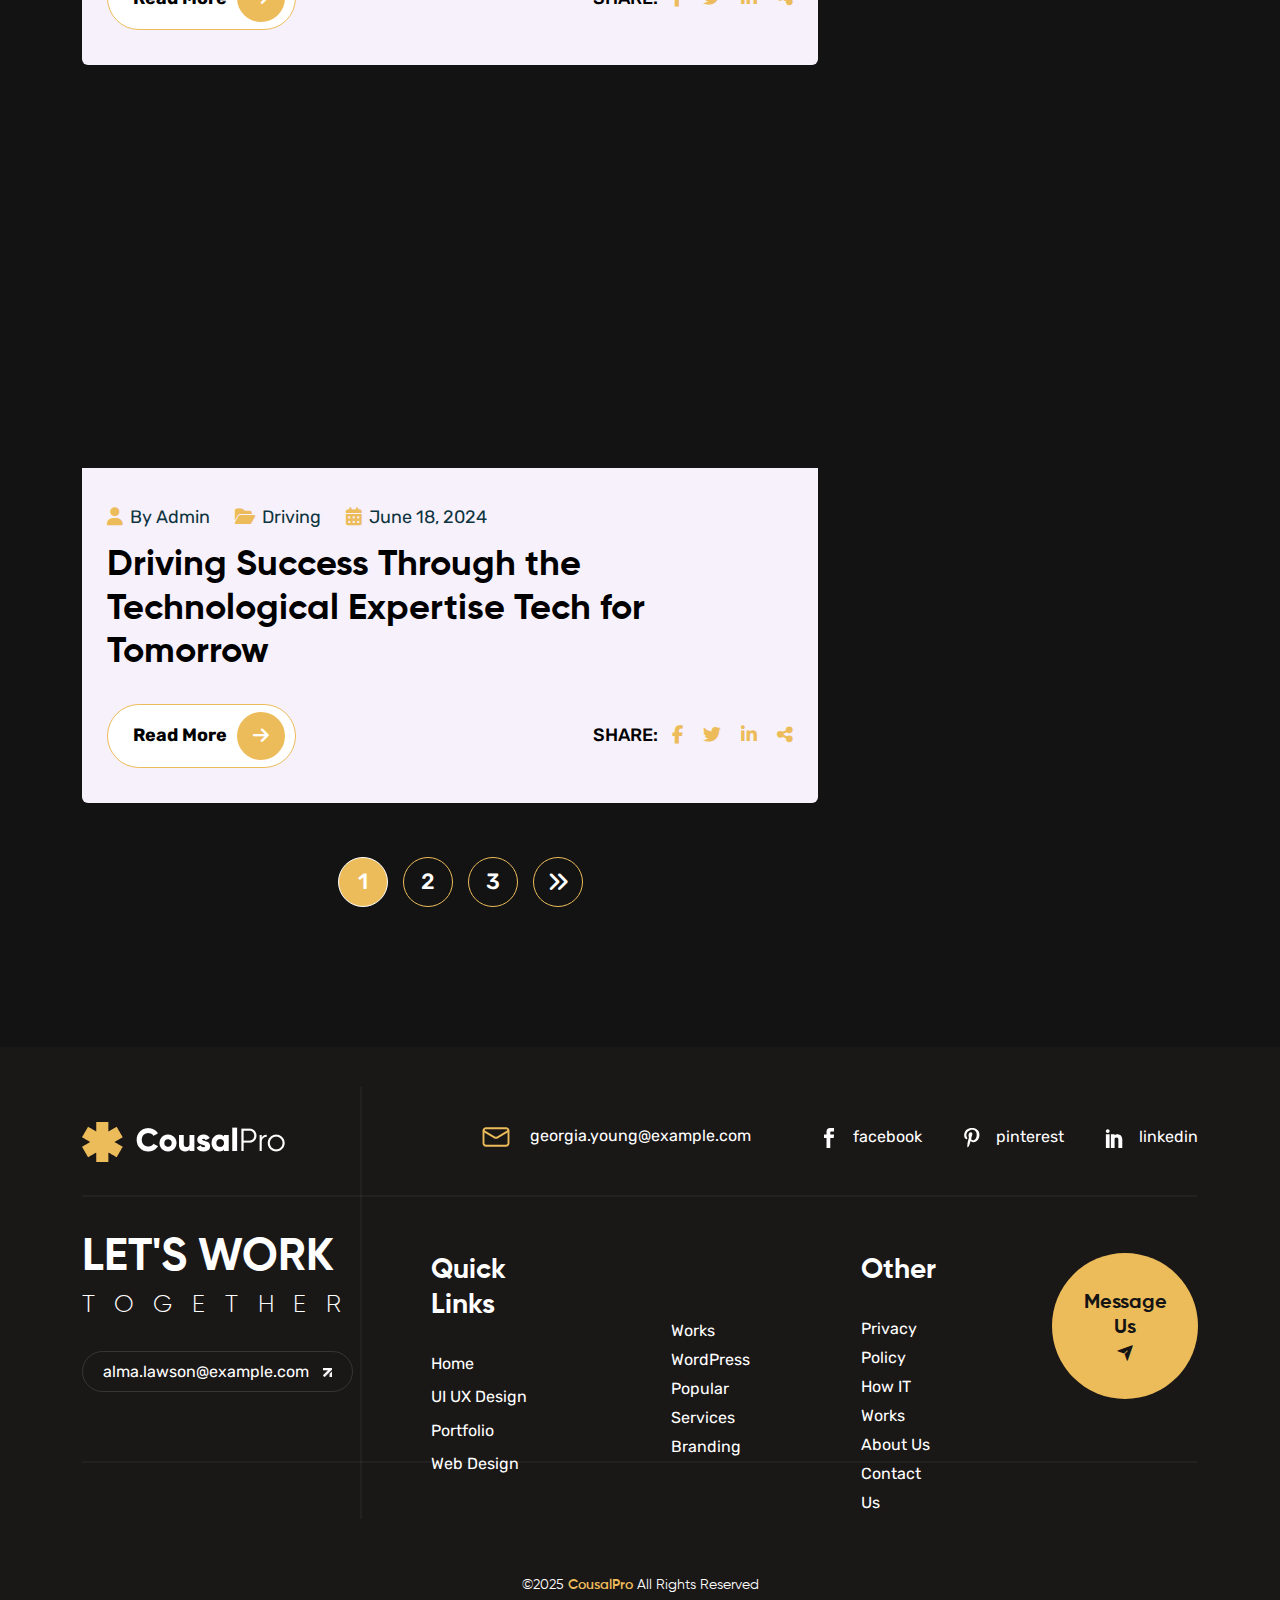
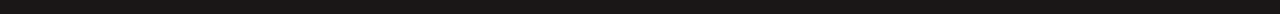
<file: blog.html>
<!DOCTYPE html>
<html dir="ltr" lang="zxx">

<head>
    <meta name="viewport" content="width=device-width,initial-scale=1.0" />
    <meta charset="utf-8" />
    <meta name="description" content="SwiftBiz - " />
    <meta name="keywords" content="delivery, item transport, logistics, product delivery, product transport, shipping, supply, transport, transport agency, transportation" />
    <meta name="author" content="CousalPro" />

    <title>CousalPro - Web Design Agency HTML Template</title>

    <link rel="icon" type="image/png" href="images/logo/favicon.png" />

    <link rel="stylesheet" href="./css/font-main.css">
    <link rel="preconnect" href="https://fonts.googleapis.com">
    <link rel="preconnect" href="https://fonts.gstatic.com" crossorigin>
    <link href="https://fonts.googleapis.com/css2?family=Rubik:ital,wght@0,300..900;1,300..900&display=swap" rel="stylesheet">

    <link rel="stylesheet" href="css/bootstrap.min.css" />
    <link rel="stylesheet" href="css/fontawesome.min.css">
    <link rel="stylesheet" href="css/magnific-popup.min.css" />
    <link rel="stylesheet" href="css/slick.min.css" />
    <link rel="stylesheet" href="css/nice-select.min.css" />
    <link rel="stylesheet" href="css/animate.min.css" />
    <link rel="stylesheet" href="css/style.css" />

    <!--[if lt IE 9]>
    <script src="https://oss.maxcdn.com/html5shiv/3.7.2/html5shiv.min.js"></script>
    <script src="https://oss.maxcdn.com/respond/1.4.2/respond.min.js"></script>
    <![endif]-->
</head>

<body>
    <!-- Preloader Start  -->
    <div id="preloader">
        <div id="preloader-status">
            <div id="wifi-loader">
                <svg viewBox="0 0 86 86" class="circle-outer">
                <circle r="40" cy="43" cx="43" class="back"></circle>
                <circle r="40" cy="43" cx="43" class="front"></circle>
                <circle r="40" cy="43" cx="43" class="new"></circle>
                </svg>
                <svg viewBox="0 0 60 60" class="circle-middle">
                <circle r="27" cy="30" cx="30" class="back"></circle>
                <circle r="27" cy="30" cx="30" class="front"></circle>
                </svg>
                <div data-text="Loading..." class="text"></div>
            </div>
        </div>
    </div>
    <!-- Preloader End  -->

    <!-- Header Start -->
    <header class="header-area body-black p-relative ">
        <div class="menu-bar fixed-menu">
            <div class="container-fulid">
                <div class="row align-items-center gx-0">
                    <div class="col-5 col-xl-2 col-lg-3 col-md-4 p-0">
                        <div class="header-area-image style-2 ml-100">
                            <a href="index.html"><img src="./images/logo/header-logo.png" alt="logo"></a>
                        </div>
                    </div>
                    <div class="col-7 col-xl-10 col-lg-9 col-md-8">
                        <div class="header-area-menu style-2 d-flex justify-content-end  d-xl-flex d-lg-flex  d-md-flex align-items-center justify-content-xl-between justify-content-lg-between justify-content-md-end   p-relative z-index-11">
                            <nav class="main-menu ">
                                <ul>
                                    <li>
                                        <a class="plus-icon" href="./index.html">Home</a>
                                        <ul class="sub-menu">
                                            <li><a href="index.html">HomeOne</a></li>
                                            <li><a href="index-two.html">HomeTwo</a></li>
                                        </ul>
                                    </li>
                                    <li><a href="about.html">About</a></li>
                                    <li><a class="plus-icon" href="pricing.html">Pages</a>
                                        <ul class="sub-menu">
                                            <li><a href="./pricing.html">Pricing</a></li>
                                            <li><a href="./team.html">Team</a></li>
                                            <li><a href="./team-details.html">Team Details</a></li>
                                            <li><a href="./contact.html">Contact</a></li>
                                        </ul>
                                    </li>
                                    <li>
                                        <a class="plus-icon" href="service.html">Services</a>
                                        <ul class="sub-menu">
                                            <li><a href="service.html">Services Page</a></li>
                                            <li><a href="services-details.html">Services Details</a></li>
                                        </ul>
                                    </li>
                                    <li>
                                        <a class="plus-icon" href="projects.html">Projects</a>
                                        <ul class="sub-menu">
                                            <li><a href="projects.html">Project Page</a></li>
                                            <li><a href="project-details.html">Project Details</a></li>
                                        </ul>
                                    </li>
                                    <li>
                                        <a class="plus-icon" href="blog.html">Blogs</a>
                                        <ul class="sub-menu">
                                            <li><a href="./blog.html">Blog Page</a></li>
                                            <li><a href="./blog-details.html">Blog Details</a></li>
                                        </ul>
                                    </li>
                                    <li>
                                        <a class="search-btn-active" href="#"><i class="fa-solid fa-magnifying-glass"></i></a>
                                    </li>
                                </ul>
                            </nav>
                            <div class="header-area-touch-btn">
                                <a href="contact.html">Get In Touch</a>
                            </div>
                            <div id="toggle-button">
                                <a href="#"><i class="fa-solid fa-bars"></i></a>
                            </div>
                            <div class="header-area-menu-icon mr-157">
                                <a class="canvas canvas-menu" href="#"><span
                                        class="icon-wish-list"></span></a>
                            </div>
                        </div>
                    </div>
                    <!-- Mobile Responsive Toggle Btn Start  -->
                    <div class="toggle-menus" id="toggle-active">
                        <div class="toggle-menu-header d-flex justify-content-between mb-40">
                            <div class="logo">
                                <img src="./images/logo/header-logo.png" alt="logo">
                            </div>
                            <div class="toggle-close-icon">
                                <i class="fa-solid fa-xmark"></i>
                            </div>
                        </div> 
                        
                        <nav>
                            <ul>
                                <li>
                                    <a href="index.html">Home</a>
                                    <div class="dropdown-btn">
                                        <button class="n  width-100" onclick="toggleList(1)"><i
                                                class="fa-solid fa-plus"></i></button>
                                    </div>
                                    <ul id="dropdown-toggle-menu-1" class=" hidden-list">
                                        <li><a href="index.html">HomeOne</a></li>
                                        <li><a href="index-two.html">HomeTwo</a></li>
                                    </ul>
                                </li>
                                <li><a href="about.html">About</a></li>
                                <li><a href="pricing.html">Pages</a>
                                    <div class="dropdown-btn">
                                        <button class="dropdown-toggle-btn width-100" onclick="toggleList(2)"><i
                                                class="fa-solid fa-plus"></i></button>
                                    </div>
                                    <ul id="dropdown-toggle-menu-2" class=" hidden-list">
                                        <li><a href="./pricing.html">Pricing</a></li>
                                        <li><a href="./team.html">Team</a></li>
                                        <li><a href="./team-details.html">Team Details</a></li>
                                        <li><a href="./contact.html">Contact</a></li>
                                    </ul>
                                </li>
                                <li>
                                    <a href="./service.html">Services</a>
                                    <div class="dropdown-btn">
                                        <button class="dropdown-toggle-btn width-100" onclick="toggleList(3)"><i
                                                class="fa-solid fa-plus"></i></button>
                                    </div>
                                    <ul id="dropdown-toggle-menu-3" class=" hidden-list">
                                        <li><a href="service.html">Services Page</a></li>
                                        <li><a href="services-details.html">Services Details</a></li>
                                    </ul>

                                </li>
                                <li>
                                    <a href="./projects.html">Projects</a>
                                    <div class="dropdown-btn">
                                        <button class="dropdown-toggle-btn width-100" onclick="toggleList(4)"><i
                                            class="fa-solid fa-plus"></i></button>
                                    </div>
                                    <ul id="dropdown-toggle-menu-4" class=" hidden-list">
                                        <li><a href="./projects.html">Project Page</a></li>
                                        <li><a href="./project-details.html">Project Details</a></li>
                                    </ul>
                                </li>
                                
                                <li>
                                    <a href="./blog.html">Blogs</a>
                                    <div class="dropdown-btn">
                                        <button class="dropdown-toggle-btn width-100" onclick="toggleList(5)"><i
                                                class="fa-solid fa-plus"></i></button>
                                    </div>
                                    <ul id="dropdown-toggle-menu-5" class=" hidden-list">
                                        <li><a href="./blog.html">Blog Page</a></li>
                                        <li><a href="./blog-details.html">Blog Details</a></li>
                                    </ul>
                                </li>
                            </ul>
                        </nav>
                        <div class="toggle-menu-contact">
                            <h4 class="mb-25">Contact Info</h4>
                            <div class="address mb-20">
                                <i class="mr-10 fa-solid fa-location-dot"></i>
                                <span>2972 Westheimer Rd. Santa Ana </span>
                            </div>
                            <div class="email mb-20">
                                <i class="mr-10 fa-regular fa-envelope"></i>
                                <a href="mailto:georgia.young@example.com"> georgia.young@example.com </a>
                            </div>
                            <div class="phone">
                                <i class="mr-10 fa-solid fa-phone"></i>
                                <span> +123-456-7890 </span>
                            </div>
                        </div>
                        <div class="toggle-social-icon">
                            <ul class="d-flex justify-content-between">
                                <li><a href="https://www.facebook.com/"><i class="fa-brands fa-facebook-f"></i></a>
                                </li>
                                <li><a href="https://x.com/"><i class="fa-brands fa-twitter"></i></a></li>
                                <li><a href="https://www.linkedin.com/"><i class="fa-brands fa-linkedin-in"></i>
                                </li>
                                <li><a href="https://dribbble.com/"><i class="fa-solid fa-basketball"></i></a></li>
                            </ul>
                        </div>
                    </div>
                    <!-- Mobile Responsive Toggle Btn End  -->
                </div>
            </div>
        </div>
    </header> 
    <!-- Header End -->

    <!-- Off Canvas Start  -->
    <div class="off-canvas-menu">
        <div class="off-canvas-menu-wrapper" style="background: #333333;">
            <div class="off-canvas-menu-header d-flex justify-content-between mb-40">
                <div class="logo">
                    <img src="./images/logo/header-logo.png" alt="logo">
                </div>
                <div class="close-icon">
                    <i class="fa-solid fa-xmark"></i>
                </div>
            </div>
            <div class="content">
                <h4 class="mb-30 text-center">Get Appointment</h4>
                <div class="appatment-form">
                    <form action="/submit-your-form-handler" method="post">
                        <input type="text" placeholder="Name" id="name" name="name" required>

                        <input type="email" id="email" name="email" placeholder="Email Address" required>

                        <textarea id="message" name="message" placeholder="Message" required></textarea>

                        <div class="appertment-btn">
                            <a href="#">Submit Now</a>
                        </div>
                    </form>
                </div>
                <div class="team-area-member-social-link offcanves-socail-icon  text-center mt-35">
                    <ul>
                        <li><a href="https://www.facebook.com/"><i class="fa-brands fa-facebook-f"></i></a></li>
                        <li><a href="https://x.com/"><i class="fa-brands fa-twitter"></i></a></li>
                        <li><a href="https://www.linkedin.com/"><i class="fa-brands fa-linkedin-in"></i></a></li>
                        <li><a href="https://dribbble.com/"><i class="fa-solid fa-basketball"></i></a>
                        </li>
                    </ul>
                </div>
            </div>
        </div>
    </div>

    <div class="off-canvas-menu-overlay">
    </div>
    <!-- Off Canvas End  -->

    <!-- Search Btn Start -->
    <div class="search-menu-container">
        <form action="/search" method="GET">
            <input type="text" name="query" class="input-field" placeholder="Search...">
            <button type="submit" class="submit-btn">
                <i class="fas fa-search"></i>
            </button>
        </form>
        <button type="button" class="close-btn">
            <i class="fas fa-times"></i>
        </button>
    </div>

    <div class="search-menu-overlay">
    </div>
    <!-- Search Btn End -->

    <!-- page heading / Breadcrumb area -->
    <div class="pages-heading body-black p-relative">
        <div class="pages-heading-image p-relative z-index-1">
            <img src="./images/blog/block-page/block-header.png" alt="header">
        </div>
        <div class="pages-heading-text p-absolute z-index-1">
            <div> 
                <a href="index.html">Home</a> / <span>Blog</span>
            </div>
            <h2>Blog</h2>
        </div>
    </div>
    <!-- Blog Page Star -->
     
    <section class="pricing-page body-black ">

      <!-- blog post area start -->
      <div class="blog-area ">
        <div class="container">
          <div class="row">
            <div class="col-lg-8 blog-posts">
              
                <article class="single-post-item format-image">
                  <div class="post-thumbnail">
                    <a href="blog-details.html">
                      <img src="./images/blog/block-page/block-page-img-1.png" alt="blog-img" />
                    </a>
                  </div>
                  <!-- end post-thumbnail -->
                  <div class="post-content-wrapper">
                    <div class="post-meta">
                      <div class="author-img">
                        <a href="blog.html">
                          <!-- <img src="./images/client-img-02.png" alt="author"> -->
                          <i class="fa-solid fa-user"></i>
                          <span class="meta-text">By Admin</span>
                        </a>
                      </div>
                      <div class="blog-category">
                        <a href="blog.html">
                          <i class="fa-solid fa-folder-open"></i>
                          <span class="meta-text">Technology</span>
                        </a>
                      </div>
                      <div class="post-date">
                        <a href="blog.html">
                          <i class="fa-solid fa-calendar-days"></i>
                          <span class="meta-text">October 19, 2024</span>
                        </a>
                      </div>
                      <div class="post-comment">
                        <a href="blog.html">
                          <i class="fa-solid fa-comments"></i>
                          <span class="meta-text">2 Comment</span>
                        </a>
                      </div>
                    </div>

                    <div class="post-heading ">
                      <h3 class="post-title">
                        <a href="blog-details.html">
                          Driving Success Through the Technological Expertise Tech for
                          Tomorrow
                        </a>
                      </h3>                    
                    </div>
                    <!-- end post-heading -->

                    <div class="post-content">
                      <p>Lorem ipsum dolor sit amet consectetur adipisicing elit. Reprehenderit voluptatem distinctio odio facilis ipsam minima aliquid assumenda nobis quis sapiente obcaecati rem beatae libero totam et, similique maxime dignissimos illo provident voluptates possimus eligendi laudantium! Impedit iste veritatis, totam officiis rerum aperiam? Rem nostrum quae officia fugiat dolorum, libero debitis.
                      </p>
                    </div>

                    <div class="blog-read-more">
                      <div class="read-more">
                        <a href="blog-details.html">
                          Read More
                          <span><i class="fa fa-arrow-right"></i> </span>
                        </a>
                      </div>

                      <div class="share-blog">
                        <span>Share:</span>
                        <div class="share-links">
                          <a href="#">
                            <i class="fa-brands fa-facebook-f"></i>
                          </a>
                          <a href="#">
                            <i class="fa-brands fa-twitter"></i>
                          </a>
                          <a href="#">
                            <i class="fa-brands fa-linkedin-in"></i>
                          </a>
                          <a href="#">
                            <i class="fa-solid fa-share-nodes"></i>
                          </a>
                        </div>
                      </div>
                    </div>

                  </div>
                </article>
                <!-- end img article -->

                <article class="single-post-item format-video">
                  <div class="post-video">
                    <img src="./images/blog/block-page/block-page-img-3.png" alt="blog-img">
                    <div class="popup-video-wrapper">
                      <div class="video-btn">
                        <a class="playBtn " href="https://www.youtube.com/embed/4wtS-0IVQY4?si=j_dfbv30b8BWvNq4">
                          <i class="fa-solid fa-play"></i>
                        </a>
                      </div>
                    </div>
                  </div>
                  <!-- end post-video -->
                  <div class="post-content-wrapper">
                    <div class="post-meta">
                      <span class="author-img">
                        <a href="blog.html">
                          <i class="fa-solid fa-user"></i>
                          <span class="meta-text">By Admin</span>
                        </a>
                      </span>
                      <span class="blog-category">
                        <a href="blog.html">
                          <i class="fa-solid fa-folder-open"></i>
                          <span class="meta-text">Powering</span>
                        </a>
                      </span>
                      <span class="post-date">
                        <a href="blog.html">
                          <i class="fa-solid fa-calendar-days"></i>
                          <span class="meta-text">August 28, 2024</span>
                        </a>
                      </span>
                    </div>
                    <div class="post-heading ">
                      <h4 class="post-title">
                        <a href="blog-details.html">
                          Powering Progress Through the best Seamless Solutions Tech for Tomorrow
                        </a>
                      </h4>                    
                    </div>
                    <!-- end post-heading -->
                    <div class="blog-read-more">
                      <div class="read-more">
                        <a href="blog-details.html">
                          Read More
                          <span><i class="fa fa-arrow-right"></i> </span>
                        </a>
                      </div>

                      <div class="share-blog">
                        <span>Share:</span>
                        <div class="share-links">
                          <a href="#">
                            <i class="fa-brands fa-facebook-f"></i>
                          </a>
                          <a href="#">
                            <i class="fa-brands fa-twitter"></i>
                          </a>
                          <a href="#">
                            <i class="fa-brands fa-linkedin-in"></i>
                          </a>
                          <a href="#">
                            <i class="fa-solid fa-share-nodes"></i>
                          </a>
                        </div>
                      </div>
                    </div>
                  </div>
                </article>
                <!-- end video article -->

                <article class="single-post-item format-gallery">
                  <div class="post-gallery">
                    <img src="./images/blog/block-page/block-page-img-1.png" alt="blog-img">
                    <img src="./images/blog/block-page/block-page-img-3.png" alt="blog-img">
                    <img src="./images/blog/block-page/block-page-img-4.png" alt="blog-img">
                    <img src="./images/blog/block-page/block-page-img-5.png" alt="blog-img">
                  
                  </div>
                  <!-- end post-gallery -->
                  <div class="post-content-wrapper">
                    <div class="post-meta">
                      <span class="author-img">
                        <a href="blog.html">
                          <i class="fa-solid fa-user"></i>
                          <span class="meta-text">By Admin</span>
                        </a>
                      </span>
                      <span class="blog-category">
                        <a href="blog.html">
                          <i class="fa-solid fa-folder-open"></i>
                          <span class="meta-text">Powering</span>
                        </a>
                      </span>
                      <span class="post-date">
                        <a href="blog.html">
                          <i class="fa-solid fa-calendar-days"></i>
                          <span class="meta-text">August 28, 2024</span>
                        </a>
                      </span>
                    </div>
                    <div class="post-heading ">
                      <h4 class="post-title">
                        <a href="blog-details.html">
                          Powering Progress Through the best Seamless Solutions Tech for Tomorrow
                        </a>
                      </h4>                    
                    </div>
                    <!-- end post-heading -->
                    <div class="blog-read-more">
                      <div class="read-more">
                        <a href="blog-details.html">
                          Read More
                          <span><i class="fa fa-arrow-right"></i> </span>
                        </a>
                      </div>

                      <div class="share-blog">
                        <span>Share:</span>
                        <div class="share-links">
                          <a href="#">
                            <i class="fa-brands fa-facebook-f"></i>
                          </a>
                          <a href="#">
                            <i class="fa-brands fa-twitter"></i>
                          </a>
                          <a href="#">
                            <i class="fa-brands fa-linkedin-in"></i>
                          </a>
                          <a href="#">
                            <i class="fa-solid fa-share-nodes"></i>
                          </a>
                        </div>
                      </div>
                    </div>
                  </div>
                </article>
                <article class="single-post-item format-audio">
                  <div class="post-audio embed-responsive">
                    <iframe src="https://w.soundcloud.com/player/?visual=true&amp;url=https%3A%2F%2Fapi.soundcloud.com%2Ftracks%2F666328004&amp;show_artwork=true&amp;maxheight=960&amp;maxwidth=640" data-dashlane-frameid="695"></iframe>
                  </div>
                  <!-- end post-audio -->
                  <div class="post-content-wrapper">
                    <div class="post-meta">
                      <span class="author-img">
                        <a href="blog.html">
                          <i class="fa-solid fa-user"></i>
                          <span class="meta-text">By Admin</span>
                        </a>
                      </span>
                      <span class="blog-category">
                        <a href="blog.html">
                          <i class="fa-solid fa-folder-open"></i>
                          <span class="meta-text">Driving</span>
                        </a>
                      </span>
                      <span class="post-date">
                        <a href="blog.html">
                          <i class="fa-solid fa-calendar-days"></i>
                          <span class="meta-text">June 18, 2024</span>
                        </a>
                      </span>
                    </div>
                    <div class="post-heading">
                      <h4 class="post-title">
                        <a href="blog-details.html">
                          Driving Success Through the Technological Expertise Tech for Tomorrow
                        </a>
                      </h4>                    
                    </div>
                    <!-- end post-heading -->
                    <div class="blog-read-more">
                      <div class="read-more">
                        <a href="blog-details.html">
                          Read More
                          <span><i class="fa fa-arrow-right"></i> </span>
                        </a>
                      </div>

                      <div class="share-blog">
                        <span>Share:</span>
                        <div class="share-links">
                          <a href="#">
                            <i class="fa-brands fa-facebook-f"></i>
                          </a>
                          <a href="#">
                            <i class="fa-brands fa-twitter"></i>
                          </a>
                          <a href="#">
                            <i class="fa-brands fa-linkedin-in"></i>
                          </a>
                          <a href="#">
                            <i class="fa-solid fa-share-nodes"></i>
                          </a>
                        </div>
                      </div>
                    </div>
                  </div>
                </article>
              
                <!-- end article -->
              
              <div class="basic-pagination basic-pagination-2">
                <ul class="pagination-lg justify-content-center wow animate__animated animate__fadeInUp" data-wow-delay="0.4s">
                  <li class=" active" aria-current="page">
                    <a href="#" class="page-link">1</a>
                  </li>
                  <li class="">
                    <a class="page-link" href="#">2</a>
                  </li>
                  <li class="">
                    <a class="page-link" href="#">3</a>
                  </li>
                  <li class="">
                    <a class="page-link" href="#"><i class="fa-solid fa-angles-right"></i>
                    </a>
                  </li>
                </ul>
              </div>

            </div>

            <!-- end col-lg-8 -->
            <div class="col-lg-4">
              <aside>
                <div class="sidebar style-two wow animate__animated animate__fadeInUp" data-wow-delay="0.4s">
                  <div class="search-bar">
                    <input type="text" value="" required name="s" placeholder="Search"
                      class="form-control form-control-lg"/>
                    <div class="search-icon">
                      <i class="fa-solid fa-magnifying-glass"></i>
                    </div>
                  </div>
                  <div class="popular-post mt-40">
                    <div class="side-section-heading">
                      <h4 class="section-title">Popular Posts</h4>
                      <i class="icon-right-arrow"></i>  
                    </div>
                    <div class="post-item">
                      <div class="post-meta">
                        <i class="fa-solid fa-calendar-days"></i>
                        <span class="badge-text">October 19, 2024</span>                      
                      </div>                    
                      <h3 class="post-title">
                        <a href="blog-details.html">
                          Powering Progress Through the best Seamless Solutions
                        </a>
                      </h3>                    
                    </div>
                    <div class="post-item">
                      <div class="post-meta">
                        <i class="fa-solid fa-calendar-days"></i>
                        <span class="badge-text">July 09, 2024</span>                      
                      </div>                    
                      <h3 class="post-title">
                        <a href="blog-details.html">
                          Where Technology Meets Tomorrow Empowering Possibilities 
                        </a>
                      </h3>                    
                    </div>
                    <div class="post-item">
                      <div class="post-meta">
                        <i class="fa-solid fa-calendar-days"></i>
                        <span class="badge-text">Dec 15, 2024</span>                      
                      </div>                    
                      <h3 class="post-title">
                        <a href="blog-details.html">
                          Redefining Excellence in Tech Shaping the Digital
                        </a>
                      </h3>                    
                    </div>                 
                  </div>
                  <div class="card-item mt-40">
                    <div class="side-section-heading">
                      <h4 class="section-title">Catagory</h4>
                      <i class="icon-right-arrow"></i>  
                    </div>
                    <div class="catagory-wrap mt-40">
                      <a href="blog.html" class="catagory-item">
                        <span>Prcisino Pixels</span>
                        <span>01</span>
                      </a>

                      <a href="blog.html" class="catagory-item">
                        <span>Data Loom</span>
                        <span>02</span>
                      </a>
                      <a href="blog.html" class="catagory-item">
                        <span>Cloud Vista</span>
                        <span>03</span>
                      </a>
                      <a href="blog.html" class="catagory-item">
                        <span>Tech Genius</span>
                        <span>04</span>
                      </a>
                    </div>
                  </div>
                  <div class="popular-tags mt-40">
                    <div class="side-section-heading">
                      <h4 class="section-title">Popular Tags</h4>
                      <i class="icon-right-arrow"></i>  
                    </div>
                    <div class="tags-cloud">
                      <a href="blog.html">TechGenius</a>
                      <a href="blog.html">Data Loom </a>
                      <a href="blog.html">Cloud Vista</a>
                      <a href="blog.html">Code Crafters</a>
                      <a href="blog.html">Precision Pixels</a>
                      <a href="blog.html">Pulse</a>
                    </div>
                  </div>
                  
                </div>
              </aside>
            </div>
          </div>
        </div>
      </div>
      <!-- blog post area end -->

        <!-- Blog & News Area Start -->
        <!-- <div class="blog-area blog-area-page body-black pt-140 pb-140">
            <div class="container">
                <div class="row">
                    <div class="col-xl-4 col-lg-4 ">
                        <div class="blog-area-card d-md-flex justify-content-center mb-80" id="card-1">
                            <div class="blog-area-card-wrapper">
                                <span class="mb-20">February - 22th 2024</span>
                                <a href="blog-details.html">
                                    <h5 class="mb-20">Will you be attending Affiliate Summit Europe?</h5>
                                </a>
                                <p class="hidden-card">I have been a loyal customer of this auto parts company for years
                                    and I cannot recommend them enough. Their extensive selection.</p>
                                <div class="card-image mt-20 p-relative">
                                    <a href="blog-details.html">
                                        <img class="blog-main-img" src="images/blog/block-page/block-page-img-1.png"
                                            alt="Will you be attending Affiliate Summit Europe?">
                                    </a>

                                    <div class="blog-area-icon-img p-absolute">
                                        <a href="blog-details.html">
                                            <img src="./images/icon/home-1-blog-awrro.svg" alt="arrow">
                                        </a>
                                    </div>
                                </div>
                            </div>
                        </div>
                    </div>

                    <div class="col-xl-4 col-lg-4">
                        <div class="blog-area-card d-md-flex justify-content-center mb-80" id="card-2">
                            <div class="blog-area-card-wrapper">
                                <span class="mb-20">February - 22th 2024</span>
                                <a href="blog-details.html">
                                    <h5 class="mb-20">Will you be attending Affiliate Summit Europe?</h5>
                                </a>
                                <p class="visible-card">I have been a loyal customer of this auto parts company for
                                    years and I cannot recommend them enough. Their extensive selection.</p>
                                <div class="card-image mt-20 p-relative">
                                    <a href="blog-details.html">
                                        <img class="blog-main-img" src="images/blog/block-page/block-page-img-2.png"
                                            alt="Will you be attending Affiliate Summit Europe?">
                                    </a>

                                    <div class="blog-area-icon-img p-absolute">
                                        <a href="blog-details.html">
                                            <img src="./images/icon/home-1-blog-awrro.svg" alt="arrow">
                                        </a>
                                    </div>
                                </div>
                            </div>
                        </div>
                    </div>

                    <div class="col-xl-4 col-lg-4">
                        <div class="blog-area-card d-md-flex justify-content-center mb-80" id="card-3">
                            <div class="blog-area-card-wrapper">
                                <span class="mb-20">February - 22th 2024</span>
                                <a href="blog-details.html">
                                    <h5 class="mb-20">Will you be attending Affiliate Summit Europe?</h5>
                                </a>
                                <p class="hidden-card">I have been a loyal customer of this auto parts company for years
                                    and I cannot recommend them enough. Their extensive selection.</p>
                                <div class="card-image mt-20 p-relative">
                                    <a href="blog-details.html">
                                        <img class="blog-main-img" src="images/blog/block-page/block-page-img-3.png"
                                            alt="Will you be attending Affiliate Summit Europe?">
                                    </a>

                                    <div class="blog-area-icon-img p-absolute">
                                        <a href="blog-details.html">
                                            <img src="./images/icon/home-1-blog-awrro.svg" alt="arrow">
                                        </a>
                                    </div>
                                </div>
                            </div>
                        </div>
                    </div>

                    <div class="col-xl-4 col-lg-4">
                        <div class="blog-area-card d-md-flex justify-content-center" id="card-4">
                            <div class="blog-area-card-wrapper">
                                <span class="mb-20">February - 22th 2024</span>
                                <a href="blog-details.html">
                                    <h5 class="mb-20">Will you be attending Affiliate Summit Europe?</h5>
                                </a>
                                <p class="hidden-card">I have been a loyal customer of this auto parts company for years
                                    and I cannot recommend them enough. Their extensive selection.</p>
                                <div class="card-image mt-20 p-relative">
                                    <a href="blog-details.html">
                                        <img class="blog-main-img" src="images/blog/block-page/block-page-img-4.png"
                                            alt="Will you be attending Affiliate Summit Europe?">
                                    </a>

                                    <div class="blog-area-icon-img p-absolute">
                                        <a href="blog-details.html">
                                            <img src="./images/icon/home-1-blog-awrro.svg" alt="arrow">
                                        </a>
                                    </div>
                                </div>
                            </div>
                        </div>
                    </div>

                    <div class="col-xl-4 col-lg-4">
                        <div class="blog-area-card d-md-flex justify-content-center" id="card-5">
                            <div class="blog-area-card-wrapper">
                                <span class="mb-20">February - 22th 2024</span>
                                <a href="blog-details.html">
                                    <h5 class="mb-20">Will you be attending Affiliate Summit Europe?</h5>
                                </a>
                                <p class="visible-card">I have been a loyal customer of this auto parts company for
                                    years and I cannot recommend them enough. Their extensive selection.</p>
                                <div class="card-image mt-20 p-relative">
                                    <a href="blog-details.html">
                                        <img class="blog-main-img" src="images/blog/block-page/block-page-img-5.png"
                                            alt="Will you be attending Affiliate Summit Europe?">
                                    </a>

                                    <div class="blog-area-icon-img p-absolute">
                                        <a href="blog-details.html">
                                            <img src="./images/icon/home-1-blog-awrro.svg" alt="arrow">
                                        </a>
                                    </div>
                                </div>
                            </div>
                        </div>
                    </div>

                    <div class="col-xl-4 col-lg-4">
                        <div class="blog-area-card d-md-flex justify-content-center" id="card-6">
                            <div class="blog-area-card-wrapper">
                                <span class="mb-20">February - 22th 2024</span>
                                <a href="blog-details.html">
                                    <h5 class="mb-20">Will you be attending Affiliate Summit Europe?</h5>
                                </a>
                                <p class="hidden-card">I have been a loyal customer of this auto parts company for years
                                    and I cannot recommend them enough. Their extensive selection.</p>
                                <div class="card-image mt-20 p-relative">
                                    <a href="blog-details.html">
                                        <img class="blog-main-img" src="images/blog/block-page/block-page-img-6.png"
                                            alt="Will you be attending Affiliate Summit Europe?">
                                    </a>

                                    <div class="blog-area-icon-img p-absolute">
                                        <a href="blog-details.html">
                                            <img src="./images/icon/home-1-blog-awrro.svg" alt="arrow">
                                        </a>
                                    </div>
                                </div>
                            </div>
                        </div>
                    </div>
                </div>
            </div>
        </div> -->
        <!-- Blog & News Area End -->
    </section>

    <!-- Blog Page End -->

    <!-- Footer Start -->
    <footer class="footer-area footer-bg ">
        <div class="container">
            <div class="row gx-0">
                <div class="col-xl-3 col-lg-3 p-0">
                    <div class="footer-area-company-info p-relative">
                        <div class="footer-area-company-logo pt-75 pb-33">
                            <a href="index.html">
                                <img src="./images/logo/footer-logo.png" alt="logo">
                            </a>
                        </div>
                        <hr class="line-1 p-absolute">
                        <hr class="mt-0 mb-0">
                        <div class="footer-area-heading-text pt-33 pb-31">
                            <h2>Let's Work</h2>
                            <h4>Together</h4>
                        </div>
                        <div class="footer-area-company-fast-email pb-69">
                            <a href="mailto:alma.lawson@example.com"> alma.lawson@example.com
                                <img class="pl-10" src="./images/icon/footer-up-awrro.svg" alt="up arrow">
                            </a>
                        </div>
                        <hr class="mt-0 mb-16">
                    </div>
                </div>

                <div class="col-xl-9 col-lg-9">
                    <div class="footer-area-contract-info ">
                        <div
                            class="footer-area-social-info d-block d-xl-flex d-lg-flex d-md-flex justify-content-between align-items-center pt-74 pb-34">
                            <div class="sce-email ml-120">
                                <a href="mailto:georgia.young@example.com">
                                    <img class="mr-15" src="./images/icon/footer-email.svg" alt="envelope">
                                    georgia.young@example.com
                                </a>
                            </div>
                            <div class="social-content d-flex gap-40">
                                <a href="https://www.facebook.com/">
                                    <img class="mr-10" src="images/icon/footer-social_facebook.svg" alt="facebook">
                                    facebook
                                </a>

                                <a href="https://www.pinterest.com/">
                                    <img class="mr-10" src="images/icon/footer-social_pinterest.svg"
                                        alt="pinterest">
                                    pinterest
                                </a>

                                <a href="https://www.linkedin.com/">
                                    <img class="mr-10" src="images/icon/footer-social_linkedin.svg" alt="linkedin">
                                    linkedin
                                </a>
                            </div>
                        </div>
                    </div>

                    <div class="footer-area-quick-menu d-flex pt-67 pb-40 ml-120">
                        <div class="footer-area-quick-menu-one ">
                            <h4 class="mb-26">Quick Links</h4>
                            <ul>
                                <li><a href="index.html">Home</a></li>
                                <li><a href="service.html">UI UX Design</a></li>
                                <li><a href="project-details.html"> Portfolio</a></li>
                                <li><a href="service.html"> Web Design</a></li>
                            </ul>
                        </div>

                        <div class="footer-area-quick-menu-two mt-63 ml-127 mr-92">
                            <ul>
                                <li><a href="about.html">Works</a></li>
                                <li><a href="service.html">WordPress</a></li>
                                <li><a href="services-details.html">Popular Services</a></li>
                                <li><a href="service.html">Branding</a></li>
                            </ul>
                        </div>

                        <div class="footer-area-services">
                            <h4 class="mb-26">Other</h4>
                            <ul>
                                <li><a href="about.html">Privacy Policy</a></li>
                                <li><a href="about.html">How IT Works</a></li>
                                <li><a href="about.html">About Us</a></li>
                                <li><a href="contact.html">Contact Us</a></li>
                            </ul>
                        </div>

                        <div class="footer-area-sand-messege ml-110">
                            <a href="contact.html">
                                <h4>Message Us</h4>
                                <span class="icon-send"></span>
                            </a>
                        </div>
                    </div>
                </div>
            </div>
        </div>

        <div class="footer-copy-right-info d-flex justify-content-center align-items-center pb-15 ">
            <span>©2025 <a href="index.html">CousalPro</a> All Rights Reserved</span>
        </div>
        
    </footer>
    <!-- Footer End -->

    <!-- Scroll Up Section Start -->
    <div id="scrollTop" class="scrollup-wrapper">
        <div class="scrollup-btn">
            <i class="fa-solid fa-chevron-up"></i>
        </div>
    </div>
    <!-- Scroll Up Section End -->

    <script src="js/jquery.min.js"></script>
    <script src="js/bootstrap.min.js"></script>
    <script src="js/jquery.nice-select.min.js"></script>
    <script src="js/slick.min.js"></script>
    <script src="js/jquery.counterup.min.js"></script>
    <script src="js/waypoints.js"></script>
    <script src="js/jquery.meanmenu.min.js"></script>
    <script src="js/jquery.magnific-popup.min.js"></script>
    <script src="js/inview.min.js"></script>
    <script src="js/wow.js"></script>
    <script src="js/tilt.jquery.js"></script>
    <script src="js/isotope.min.js"></script>
    <script src="js/jquery.imagesloaded.min.js"></script>
    <script src="js/scrollreveal.min.js"></script>
    <script src="js/custom.js"></script>

</body>

</html>
</file>
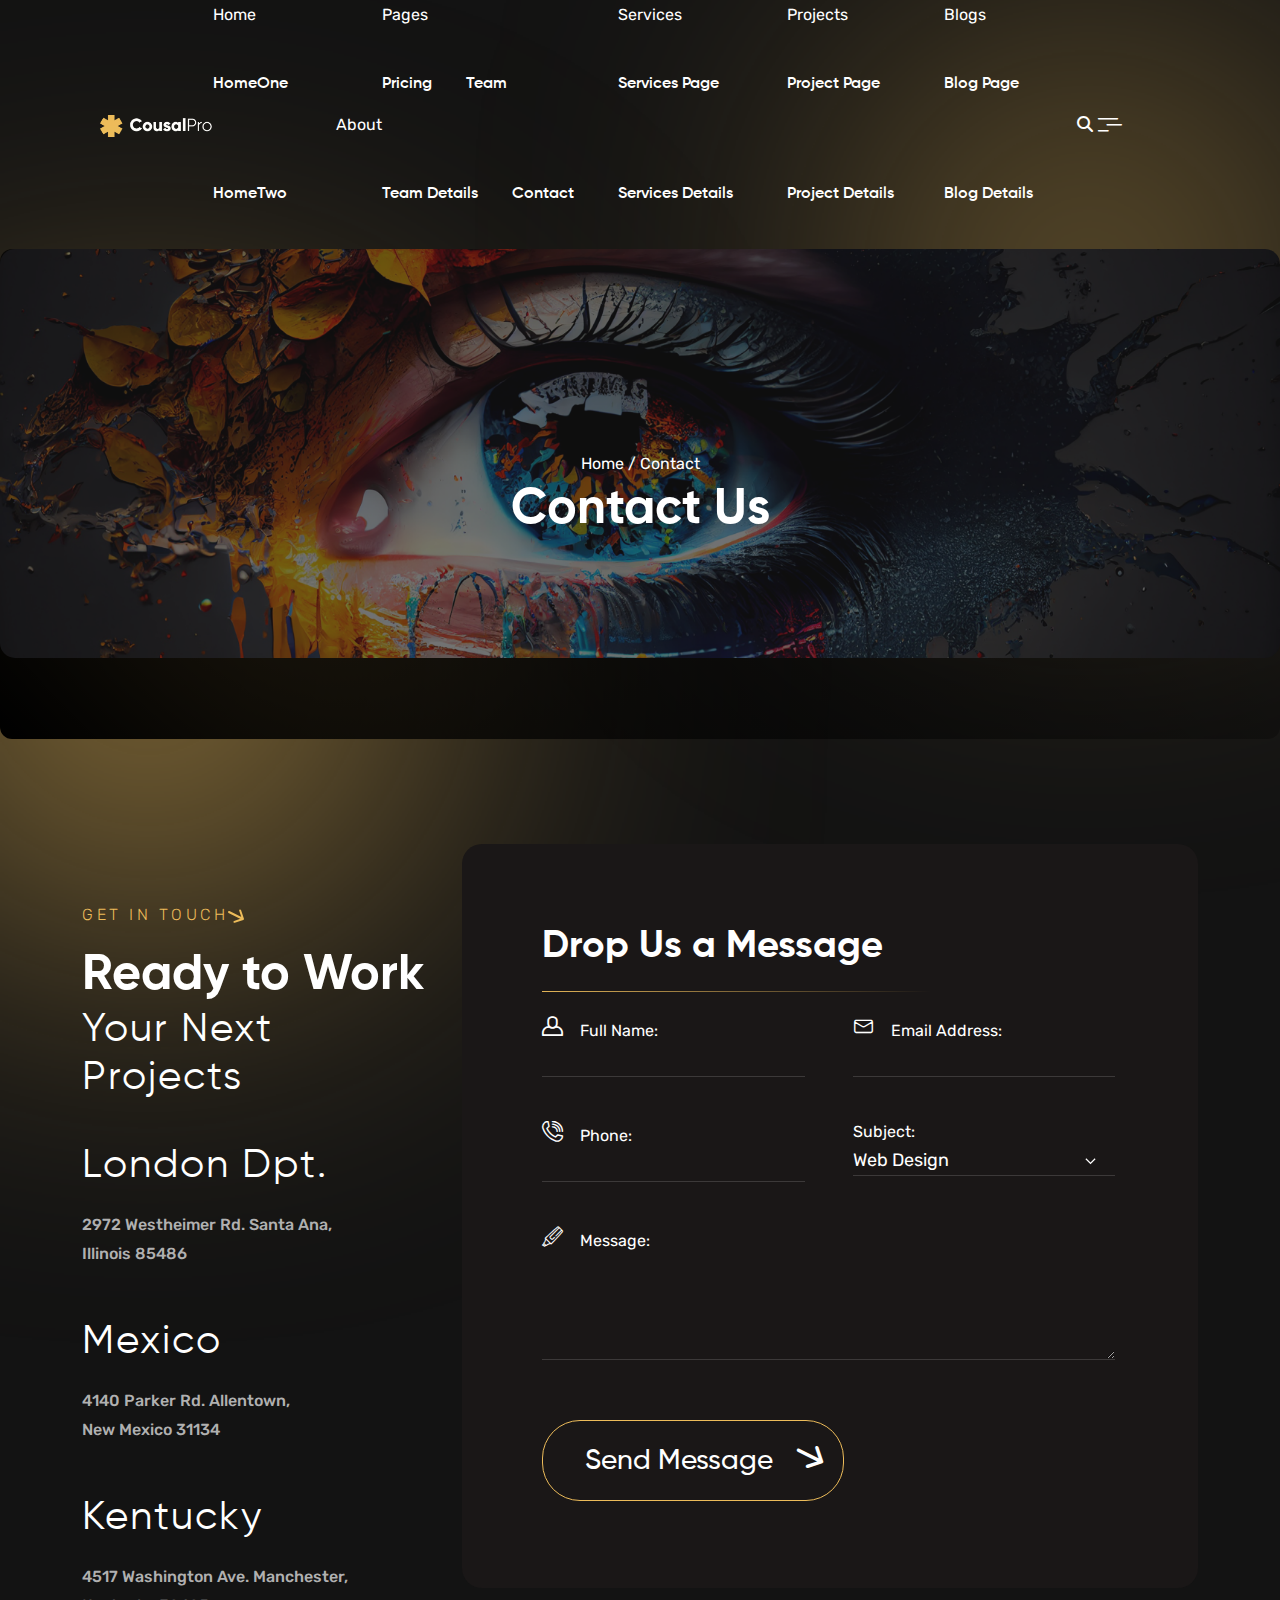
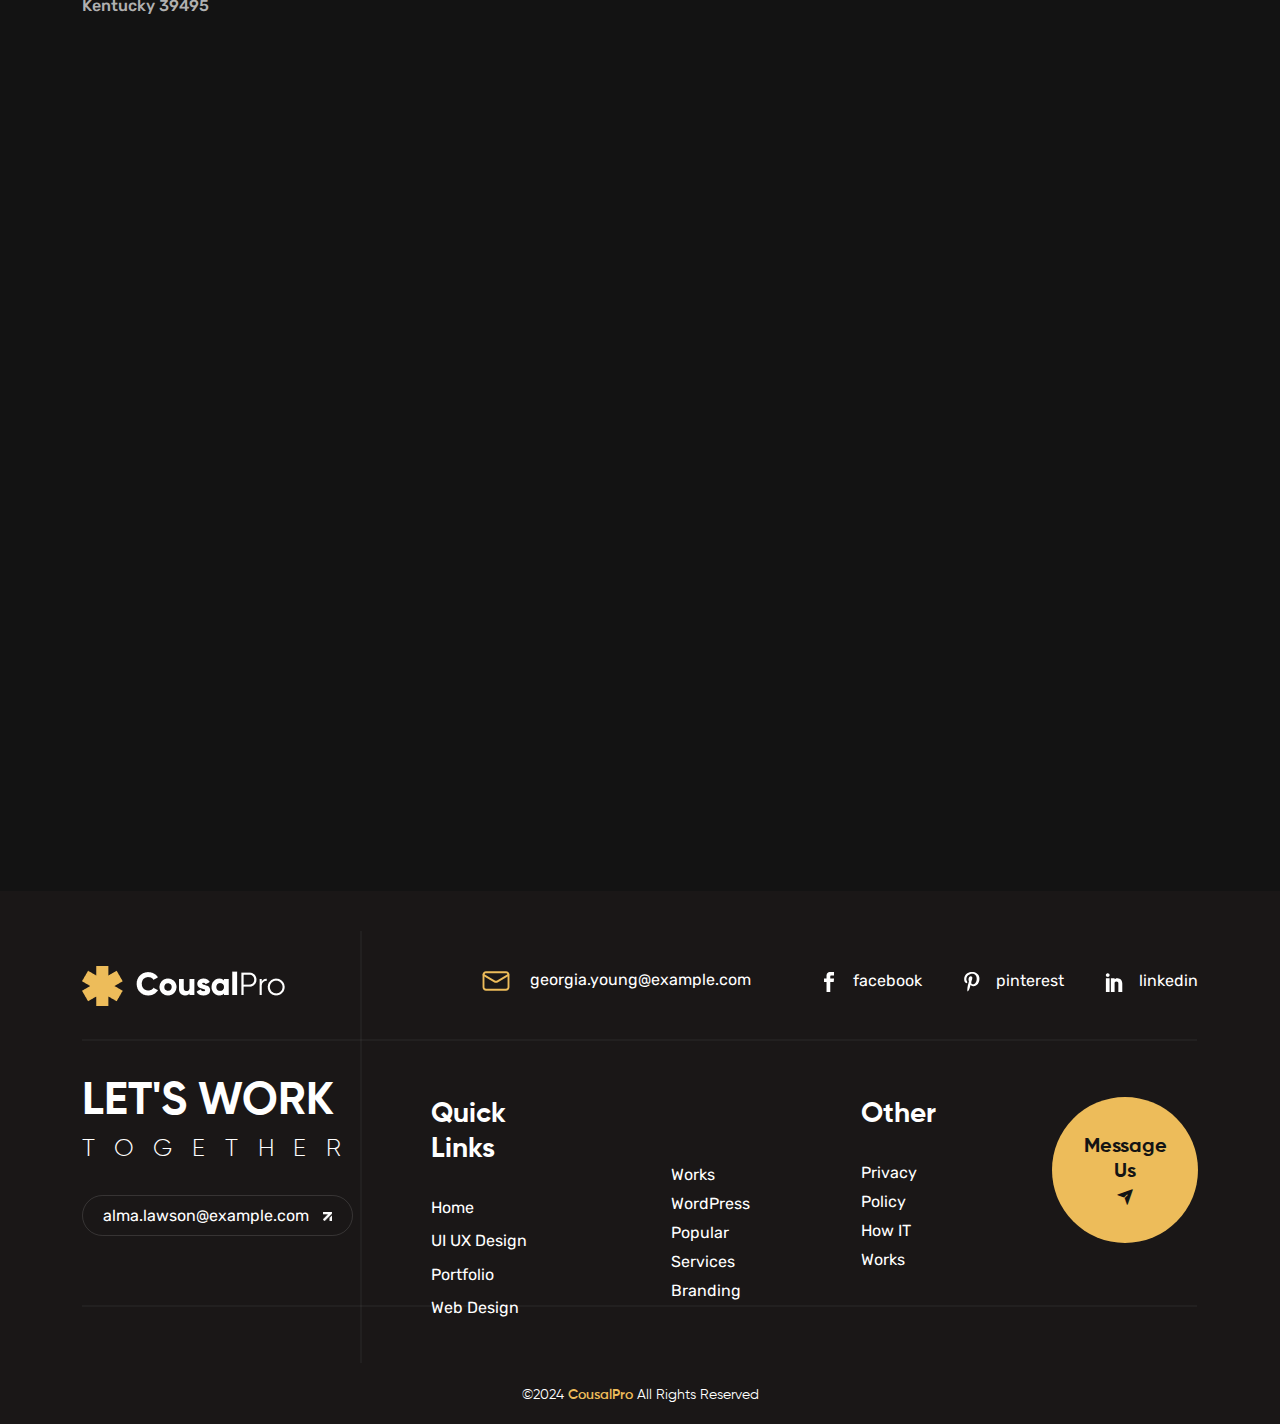
<file: contact.html>
<!DOCTYPE html>
<html dir="ltr" lang="zxx">

<head>
    <meta name="viewport" content="width=device-width,initial-scale=1.0" />
    <meta charset="utf-8" />
    <meta name="description" content="SwiftBiz - " />
    <meta name="keywords"
        content="delivery, item transport, logistics, product delivery, product transport, shipping, supply, transport, transport agency, transportation" />
    <meta name="author" content="CousalPro" />

    <title>CousalPro - Web Design Agency HTML Template</title>

    <link rel="icon" type="image/png" href="images/logo/favicon.png" />

    <link rel="stylesheet" href="./css/font-main.css">
    <link rel="preconnect" href="https://fonts.googleapis.com">
    <link rel="preconnect" href="https://fonts.gstatic.com" crossorigin>
    <link href="https://fonts.googleapis.com/css2?family=Rubik:ital,wght@0,300..900;1,300..900&display=swap"
        rel="stylesheet">

    <link rel="stylesheet" href="css/bootstrap.min.css" />
    <link rel="stylesheet" href="css/fontawesome.min.css">
    <link rel="stylesheet" href="css/magnific-popup.min.css" />
    <link rel="stylesheet" href="css/slick.min.css" />
    <link rel="stylesheet" href="css/nice-select.min.css" />
    <link rel="stylesheet" href="css/animate.min.css" />
    <link rel="stylesheet" href="css/style.css" />

    <!--[if lt IE 9]>
    <script src="https://oss.maxcdn.com/html5shiv/3.7.2/html5shiv.min.js"></script>
    <script src="https://oss.maxcdn.com/respond/1.4.2/respond.min.js"></script>
    <![endif]-->
</head>

<body>
    <!-- Preloader Start  -->
    <div id="preloader">
        <div id="preloader-status">
            <div id="wifi-loader">
                <svg viewBox="0 0 86 86" class="circle-outer">
                <circle r="40" cy="43" cx="43" class="back"></circle>
                <circle r="40" cy="43" cx="43" class="front"></circle>
                <circle r="40" cy="43" cx="43" class="new"></circle>
                </svg>
                <svg viewBox="0 0 60 60" class="circle-middle">
                <circle r="27" cy="30" cx="30" class="back"></circle>
                <circle r="27" cy="30" cx="30" class="front"></circle>
                </svg>
                <div data-text="Loading..." class="text"></div>
            </div>
        </div>
    </div>
    <!-- Preloader End  -->

    <!-- Header Start -->
    <header>
        <div class="header-area body-black p-relative ">
            <div class="menu-bar fixed-menu">
                <div class="container-fulid">
                    <div class="row align-items-center gx-0">
                        <div class="col-5 col-xl-2 col-lg-3 col-md-4 p-0">
                            <div class="header-area-image style-2 ml-100">
                                <a href="index.html"><img src="./images/logo/header-logo.png" alt="logo"></a>
                            </div>
                        </div>
                        <div class="col-7 col-xl-10 col-lg-9 col-md-8">
                            <div
                                class="header-area-menu style-2 d-flex justify-content-end  d-xl-flex d-lg-flex  d-md-flex align-items-center justify-content-xl-between justify-content-lg-between justify-content-md-end   p-relative z-index-11">
                                <nav>
                                    <ul
                                        class="main-menu  d-xl-flex d-lg-flex justify-content-center align-items-center">
                                        <li class="scroll-effect">
                                            <a class="plus-icon" href="./index.html">Home</a>
                                            <ul class="sub-menu">
                                                <li><a href="index.html">HomeOne</a></li>
                                                <li><a href="index-two.html">HomeTwo</a></li>
                                            </ul>
                                        </li>
                                        <li class="scroll-effect"><a href="about.html">About</a></li>
                                        <li class="scroll-effect"><a class="plus-icon" href="pricing.html">Pages</a>
                                            <ul class="sub-menu">
                                                <li><a href="./pricing.html">Pricing</a></li>
                                                <li><a href="./team.html">Team</a></li>
                                                <li><a href="./team-details.html">Team Details</a></li>
                                                <li><a href="./contact.html">Contact</a></li>
                                            </ul>
                                        </li>
                                        <li class="scroll-effect">
                                            <a class="plus-icon" href="service.html">Services</a>
                                            <ul class="sub-menu">
                                                <li><a href="service.html">Services Page</a></li>
                                                <li><a href="services-details.html">Services Details</a></li>
                                            </ul>
                                        </li>
                                        <li class="scroll-effect">
                                            <a class="plus-icon" href="projects.html">Projects</a>
                                            <ul class="sub-menu">
                                                <li><a href="projects.html">Project Page</a></li>
                                                <li><a href="project-details.html">Project Details</a></li>
                                            </ul>
                                        </li>
                                        <li class="scroll-effect">
                                            <a class="plus-icon" href="blog.html">Blogs</a>
                                            <ul class="sub-menu">
                                                <li><a href="./blog.html">Blog Page</a></li>
                                                <li><a href="./blog-details.html">Blog Details</a></li>
                                            </ul>
                                        </li>
                                        <li>
                                            <a class="search-btn-active" href="#"><i
                                                    class="fa-solid fa-magnifying-glass"></i></a>
                                        </li>
                                    </ul>
                                </nav>
                                <div class="header-area-touch-btn">
                                    <a href="contact.html">Get In Touch</a>
                                </div>
                                <div id="toggle-button">
                                    <a href="#"><i class="fa-solid fa-bars"></i></a>
                                </div>
                                <div class="header-area-menu-icon mr-157">
                                    <a class="canvas canvas-menu" href="#"><span
                                            class="icon-wish-list"></span></a>
                                </div>
                            </div>
                        </div>
                        <!-- Mobile Responsive Toggle Btn Start  -->
                        <div class="toggle-menus" id="toggle-active">
                            <div class="toggle-menu-header d-flex justify-content-between mb-40">
                                <div class="logo">
                                    <img src="./images/logo/header-logo.png" alt="logo">
                                </div>
                                <div class="toggle-close-icon">
                                    <i class="fa-solid fa-xmark"></i>
                                </div>
                            </div>
                            <nav>
                                <ul class="dropdown">
                                    <li>
                                        <a href="index.html">Home</a>
                                        <div class="dropdown-btn">
                                            <button class="n  width-100" onclick="toggleList(1)"><i
                                                    class="fa-solid fa-plus"></i></button>
                                        </div>
                                        <ul id="dropdown-toggle-menu-1" class=" hidden-list">
                                            <li><a href="index.html">HomeOne</a></li>
                                            <li><a href="index-two.html">HomeTwo</a></li>
                                        </ul>
                                    </li>
                                    <li><a href="about.html">About</a></li>
                                    <li><a href="pricing.html">Pages</a>
                                        <div class="dropdown-btn">
                                            <button class="dropdown-toggle-btn width-100" onclick="toggleList(2)"><i
                                                    class="fa-solid fa-plus"></i></button>
                                        </div>
                                        <ul id="dropdown-toggle-menu-2" class=" hidden-list">
                                            <li><a href="./pricing.html">Pricing</a></li>
                                            <li><a href="./team.html">Team</a></li>
                                            <li><a href="./team-details.html">Team Details</a></li>
                                            <li><a href="./contact.html">Contact</a></li>
                                        </ul>
                                    </li>
                                    <li>
                                        <a href="./service.html">Services</a>
                                        <div class="dropdown-btn">
                                            <button class="dropdown-toggle-btn width-100" onclick="toggleList(3)"><i
                                                    class="fa-solid fa-plus"></i></button>
                                        </div>
                                        <ul id="dropdown-toggle-menu-3" class=" hidden-list">
                                            <li><a href="service.html">Services Page</a></li>
                                            <li><a href="services-details.html">Services Details</a></li>
                                        </ul>

                                    </li>
                                    <li>
                                        <a href="./projects.html">Projects</a>
                                        <div class="dropdown-btn">
                                            <button class="dropdown-toggle-btn width-100" onclick="toggleList(4)"><i
                                                class="fa-solid fa-plus"></i></button>
                                        </div>
                                        <ul id="dropdown-toggle-menu-4" class=" hidden-list">
                                            <li><a href="./projects.html">Project Page</a></li>
                                            <li><a href="./project-details.html">Project Details</a></li>
                                        </ul>
                                    </li>
                                    
                                    <li>
                                        <a href="./blog.html">Blogs</a>
                                        <div class="dropdown-btn">
                                            <button class="dropdown-toggle-btn width-100" onclick="toggleList(5)"><i
                                                    class="fa-solid fa-plus"></i></button>
                                        </div>
                                        <ul id="dropdown-toggle-menu-5" class=" hidden-list">
                                            <li><a href="./blog.html">Blog Page</a></li>
                                            <li><a href="./blog-details.html">Blog Details</a></li>
                                        </ul>
                                    </li>
                                </ul>
                            </nav>
                            <div class="toggle-menu-contact">
                                <h4 class="mb-25">Contact Info</h4>
                                <div class="address mb-20">
                                    <i class="mr-10 fa-solid fa-location-dot"></i>
                                    <span>2972 Westheimer Rd. Santa Ana </span>
                                </div>
                                <div class="email mb-20">
                                    <i class="mr-10 fa-regular fa-envelope"></i>
                                    <a href="mailto:georgia.young@example.com"> georgia.young@example.com </a>
                                </div>
                                <div class="phone">
                                    <i class="mr-10 fa-solid fa-phone"></i>
                                    <span> +123-456-7890 </span>
                                </div>
                            </div>
                            <div class="toggle-social-icon">
                                <ul class="d-flex justify-content-between">
                                    <li><a href="https://www.facebook.com/"><i class="fa-brands fa-facebook-f"></i></a>
                                    </li>
                                    <li><a href="https://x.com/"><i class="fa-brands fa-twitter"></i></a></li>
                                    <li><a href="https://www.linkedin.com/"><i class="fa-brands fa-linkedin-in"></i>
                                    </li>
                                    <li><a href="https://dribbble.com/"><i class="fa-solid fa-basketball"></i></a></li>
                                </ul>
                            </div>
                        </div>
                        <!-- Mobile Responsive Toggle Btn End  -->
                    </div>
                </div>
            </div>
        </div>
    </header>
    <!-- Header End -->

    <!-- Off Canvas Start  -->
    <div class="off-canvas-menu">
        <div class="off-canvas-menu-wrapper" style="background: #333333;">
            <div class="off-canvas-menu-header d-flex justify-content-between mb-40">
                <div class="logo">
                    <img src="./images/logo/header-logo.png" alt="logo">
                </div>
                <div class="close-icon">
                    <i class="fa-solid fa-xmark"></i>
                </div>
            </div>
            <div class="content">
                <h4 class="mb-30 text-center">Get Appointment</h4>
                <div class="appatment-form">
                    <form action="/submit-your-form-handler" method="post">
                        <input type="text" placeholder="Name" id="name" name="name" required>

                        <input type="email" id="email" name="email" placeholder="Email Address" required>

                        <textarea id="message" name="message" placeholder="Message" required></textarea>

                        <div class="appertment-btn">
                            <a href="#">Submit Now</a>
                        </div>
                    </form>
                </div>
                <div class="team-area-member-social-link offcanves-socail-icon  text-center mt-35">
                    <ul>
                        <li class="d-inline"><a href="https://www.facebook.com/"><i
                                    class="fa-brands fa-facebook-f"></i></a></li>
                        <li class="d-inline"><a href="https://x.com/"><i class="fa-brands fa-twitter"></i></a></li>
                        <li class="d-inline"><a href="https://www.linkedin.com/"><i
                                    class="fa-brands fa-linkedin-in"></i></a></li>
                        <li class="d-inline"><a href="https://dribbble.com/"><i class="fa-solid fa-basketball"></i></a>
                        </li>
                    </ul>
                </div>
            </div>
        </div>
    </div>

    <div class="off-canvas-menu-overlay">
    </div>
    <!-- Off Canvas End  -->

    <!-- Search Btn Start -->
    <div class="search-menu-container">
        <form action="/search" method="GET">
            <input type="text" name="query" class="input-field" placeholder="Search...">
            <button type="submit" class="submit-btn">
                <i class="fas fa-search"></i>
            </button>
        </form>
        <button type="button" class="close-btn">
            <i class="fas fa-times"></i>
        </button>
    </div>

    <div class="search-menu-overlay">
    </div>
    <!-- Search Btn End -->

    <!-- Contact Page Star -->
    <div class="contact-page body-black">
        <div class="pages-heading p-relative">
            <div class="pages-heading-image p-relative z-index-1">
                <img src="./images/contact/contact-header-img.png" alt="contact hero">
            </div>
            <div class="pages-heading-text p-absolute z-index-1">
                <span>Home / Contact</span>
                <h2>Contact Us</h2>
            </div>
        </div>
        <div class="contact-page-data mt-140 p-relative">
            <div class="container">
                <div class="row">
                    <div class="col-xl-4 col-lg-4 col-md-4">
                        <div class="contact-page-info ">
                            <div class="section-title mb-40 style-1 ">
                                <span class="mb-15">Get in Touch<img src="./images/icon/section-title-arrow.svg"
                                        alt="icon"></span>
                                <h2>Ready to Work </h2>
                                <h4>Your Next Projects</h4>
                            </div>
                            <div class="contact-loction mb-50">
                                <h4 class="mb-20">London Dpt.</h4>
                                <p>2972 Westheimer Rd. Santa Ana, <br> Illinois 85486 </p>
                            </div>
                            <div class="contact-loction mb-50">
                                <h4 class="mb-20">Mexico</h4>
                                <p>4140 Parker Rd. Allentown, <br> New Mexico 31134</p>
                            </div>
                            <div class="contact-loction mb-50">
                                <h4 class="mb-20">Kentucky</h4>
                                <p>4517 Washington Ave. Manchester, <br> Kentucky 39495</p>
                            </div>
                        </div>
                    </div>
                    <div class="col-xl-8 col-lg-8 col-md-8">
                        <div class="team-secondary-partner blog-details-form contact-page-form">
                            <div class="form-heading">
                                <h3>Drop Us a Message</h3>
                                <div class="title-border-5"></div>
                            </div>
                            <div class="contact-form">
                                <form action="/submit" method="post">
                                    <div class="contract-group gx-1">
                                        <div class="input-col">
                                            <label class="name" for="fullname">Full Name:</label>
                                            <input type="text" id="fullname" name="fullname" class="no-border">
                                        </div>
                                        <div class="input-col">
                                            <label class="email" for="email">Email Address:</label>
                                            <input type="email" id="email" name="email" class="no-border">
                                        </div>
                                    </div>
                                    <div class="contract-group gx-1">
                                        <div class="input-col">
                                            <label class="phone" for="phone">Phone:</label>
                                            <input type="tel" id="phone" name="phone" class="no-border">
                                        </div>
                                        <div class="input-col">
                                            <label for="subject">Subject:</label>
                                            <select id="subject" name="subject" class="no-border">
                                                <option class="selector-menu" value="general">Web Design</option>
                                                <option class="selector-menu" value="support">Web Development</option>
                                                <option class="selector-menu" value="billing">Marketing</option>
                                                <option class="selector-menu" value="feedback">SCO</option>
                                            </select>
                                        </div>
                                    </div>
                                    <div class="contract-group full-row">
                                        <label class="inbox" for="message">Message:</label>
                                        <textarea id="message" name="message" class="no-border"></textarea>
                                    </div>
                                    <div class="page-btn mt-60">
                                        <a href="contact.html">Send Message</a>
                                    </div>
                                </form>
                            </div>
                        </div>
                    </div>
                </div>
            </div>
            <div class="company-map pt-140">
                <span>
                    <iframe
                        src="https://www.google.com/maps/embed?pb=!1m18!1m12!1m3!1d158857.839886527!2d-0.2664029401218982!3d51.52873980508681!2m3!1f0!2f0!3f0!3m2!1i1024!2i768!4f13.1!3m3!1m2!1s0x47d8a00baf21de75%3A0x52963a5addd52a99!2sLondon%2C%20UK!5e0!3m2!1sen!2sbd!4v1721048248667!5m2!1sen!2sbd"
                        style="width: 100%; height: 672px; border: 0;" allowfullscreen="" loading="lazy"
                        referrerpolicy="no-referrer-when-downgrade"></iframe>
                </span>
            </div>
        </div>
    </div>
    <!-- Contact Page End -->

    <!-- Footer Start -->
    <footer>
        <div class="footer-area footer-bg ">
            <div class="container">
                <div class="row gx-0">
                    <div class="col-xl-3 col-lg-3 p-0">
                        <div class="footer-area-company-info p-relative">
                            <div class="footer-area-company-logo pt-75 pb-33">
                                <img src="./images/logo/footer-logo.png" alt="logo">
                            </div>
                            <hr class="line-1 p-absolute">
                            <hr class="mt-0 mb-0">
                            <div class="footer-area-heading-text pt-33 pb-31">
                                <h2>Let's Work</h2>
                                <h4>Together</h4>
                            </div>
                            <div class="footer-area-company-fast-email pb-69">
                                <a href="mailto:alma.lawson@example.com"> alma.lawson@example.com
                                    <img class="pl-10" src="./images/icon/footer-up-awrro.svg" alt="up arrow">
                                </a>
                            </div>
                            <hr class="mt-0 mb-16">
                        </div>
                    </div>

                    <div class="col-xl-9 col-lg-9">
                        <div class="footer-area-contract-info ">
                            <div
                                class="footer-area-social-info d-block d-xl-flex d-lg-flex d-md-flex justify-content-between align-items-center pt-74 pb-34">
                                <div class="sce-email ml-120">
                                    <a href="mailto:georgia.young@example.com">
                                        <img class="mr-15" src="./images/icon/footer-email.svg" alt="envelope">
                                        georgia.young@example.com
                                    </a>
                                </div>
                                <div class="social-content d-flex gap-40">
                                    <a href="https://www.facebook.com/">
                                        <img class="mr-10" src="images/icon/footer-social_facebook.svg" alt="facebook">
                                        facebook
                                    </a>

                                    <a href="https://www.pinterest.com/">
                                        <img class="mr-10" src="images/icon/footer-social_pinterest.svg"
                                            alt="pinterest">
                                        pinterest
                                    </a>

                                    <a href="https://www.linkedin.com/">
                                        <img class="mr-10" src="images/icon/footer-social_linkedin.svg" alt="linkedin">
                                        linkedin
                                    </a>
                                </div>
                            </div>
                        </div>

                        <div class="footer-area-quick-menu d-flex pt-67 pb-40 ml-120">
                            <div class="footer-area-quick-menu-one ">
                                <h4 class="mb-26">Quick Links</h4>
                                <ul>
                                    <li><a href="index.html">Home</a></li>
                                    <li><a href="service.html">UI UX Design</a></li>
                                    <li><a href="projects.html"> Portfolio</a></li>
                                    <li><a href="service.html"> Web Design</a></li>
                                </ul>
                            </div>

                            <div class="footer-area-quick-menu-two mt-63 ml-127 mr-92">
                                <ul>
                                    <li><a href="about.html">Works</a></li>
                                    <li><a href="service.html">WordPress</a></li>
                                    <li><a href="services-details.html">Popular Services</a></li>
                                    <li><a href="service.html">Branding</a></li>
                                </ul>
                            </div>

                            <div class="footer-area-services">
                                <h4 class="mb-26">Other</h4>
                                <ul>
                                    <li><a href="about.html">Privacy Policy</a></li>
                                    <li><a href="about.html">How IT Works</a></li>
                                </ul>
                            </div>

                            <div class="footer-area-sand-messege ml-110">
                                <a href="contact.html">
                                    <h4>Message Us</h4>
                                    <span class="icon-send"></span>
                                </a>
                            </div>
                        </div>
                    </div>
                </div>
            </div>

            <div class="footer-copy-right-info d-flex justify-content-center align-items-center pb-15 ">
                <span>©2024 <a href="index.html">CousalPro</a> All Rights Reserved</span>
            </div>
        </div>
    </footer>
    <!-- Footer End -->

    <!-- Scroll Up Section Start -->
    <div id="scrollTop" class="scrollup-wrapper">
        <div class="scrollup-btn">
            <i class="fa-solid fa-chevron-up"></i>
        </div>
    </div>
    <!-- Scroll Up Section End -->

    <script src="js/jquery.min.js"></script>
    <script src="js/bootstrap.min.js"></script>
    <script src="js/jquery.nice-select.min.js"></script>
    <script src="js/slick.min.js"></script>
    <script src="js/jquery.counterup.min.js"></script>
    <script src="js/waypoints.js"></script>
    <script src="js/jquery.meanmenu.min.js"></script>
    <script src="js/jquery.magnific-popup.min.js"></script>
    <script src="js/inview.min.js"></script>
    <script src="js/wow.js"></script>
    <script src="js/tilt.jquery.js"></script>
    <script src="js/isotope.min.js"></script>
    <script src="js/jquery.imagesloaded.min.js"></script>
    <script src="js/custom.js"></script>

</body>

</html>
</file>
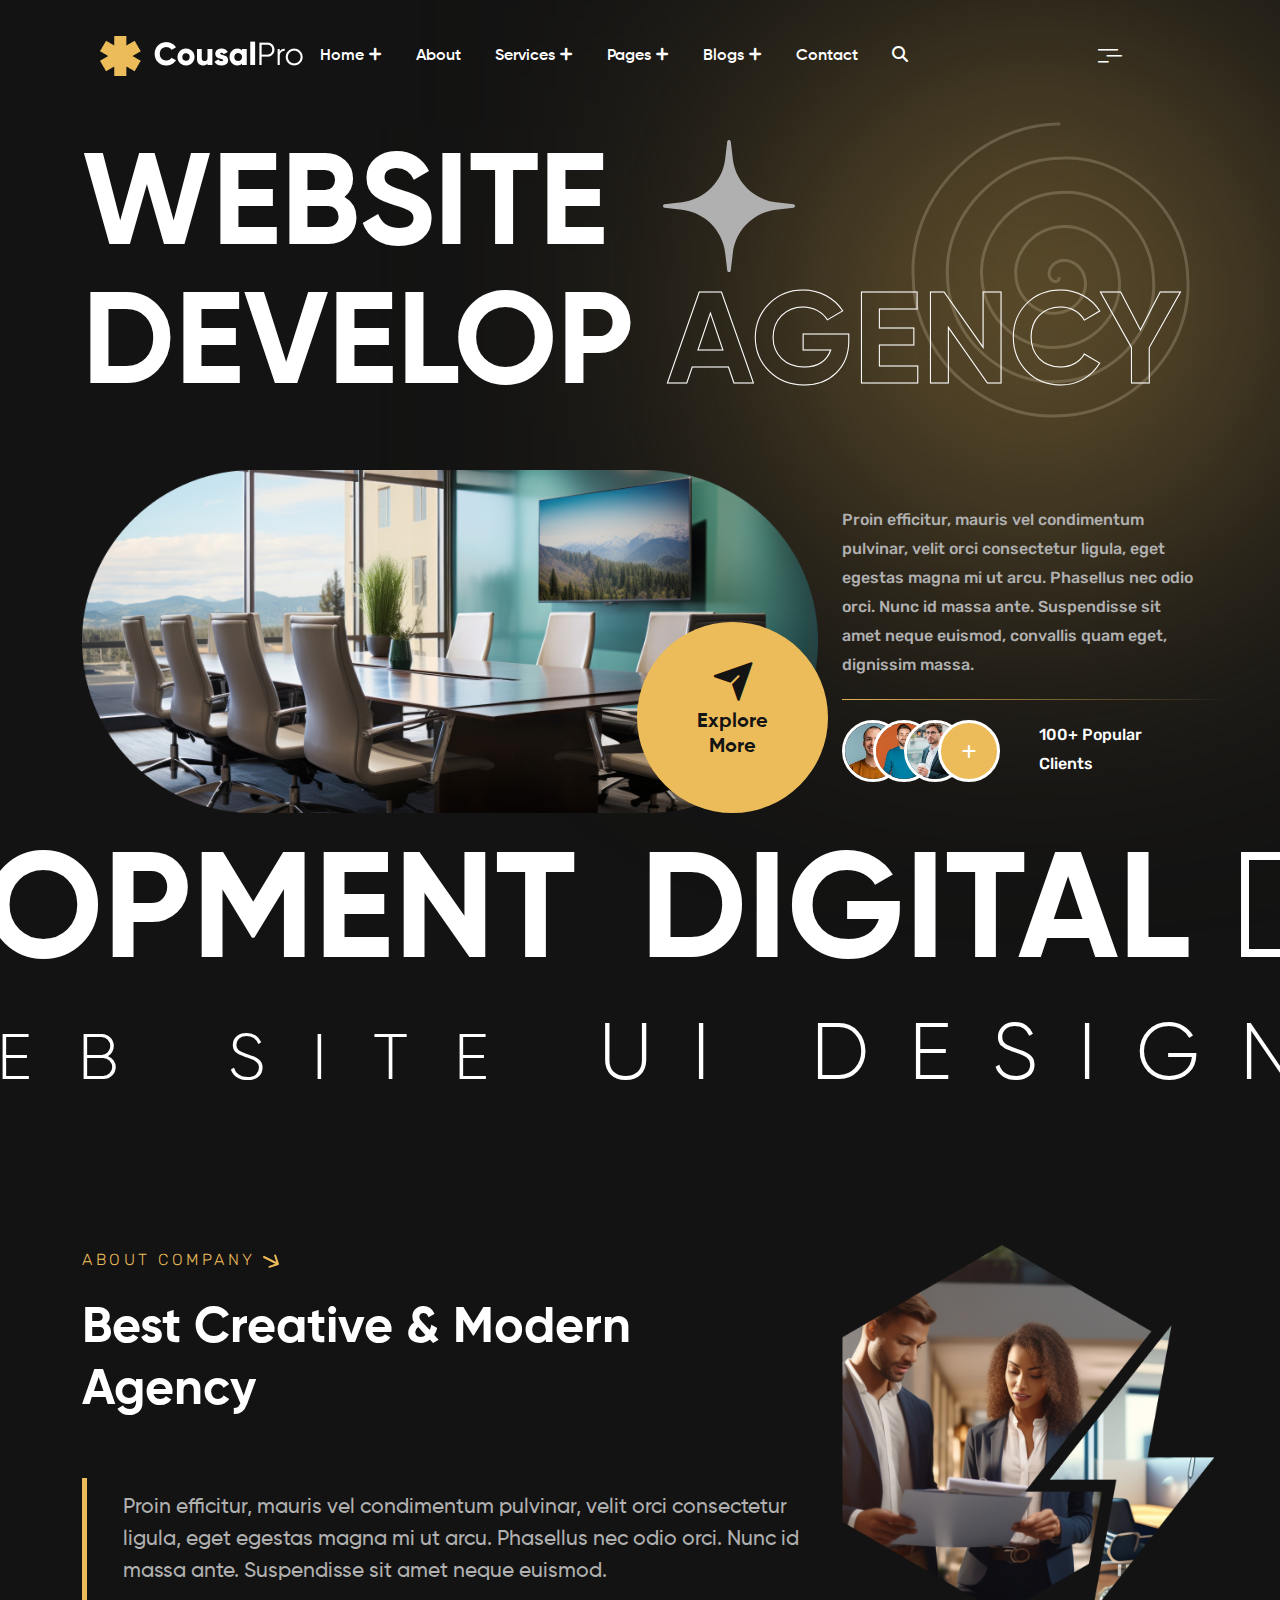
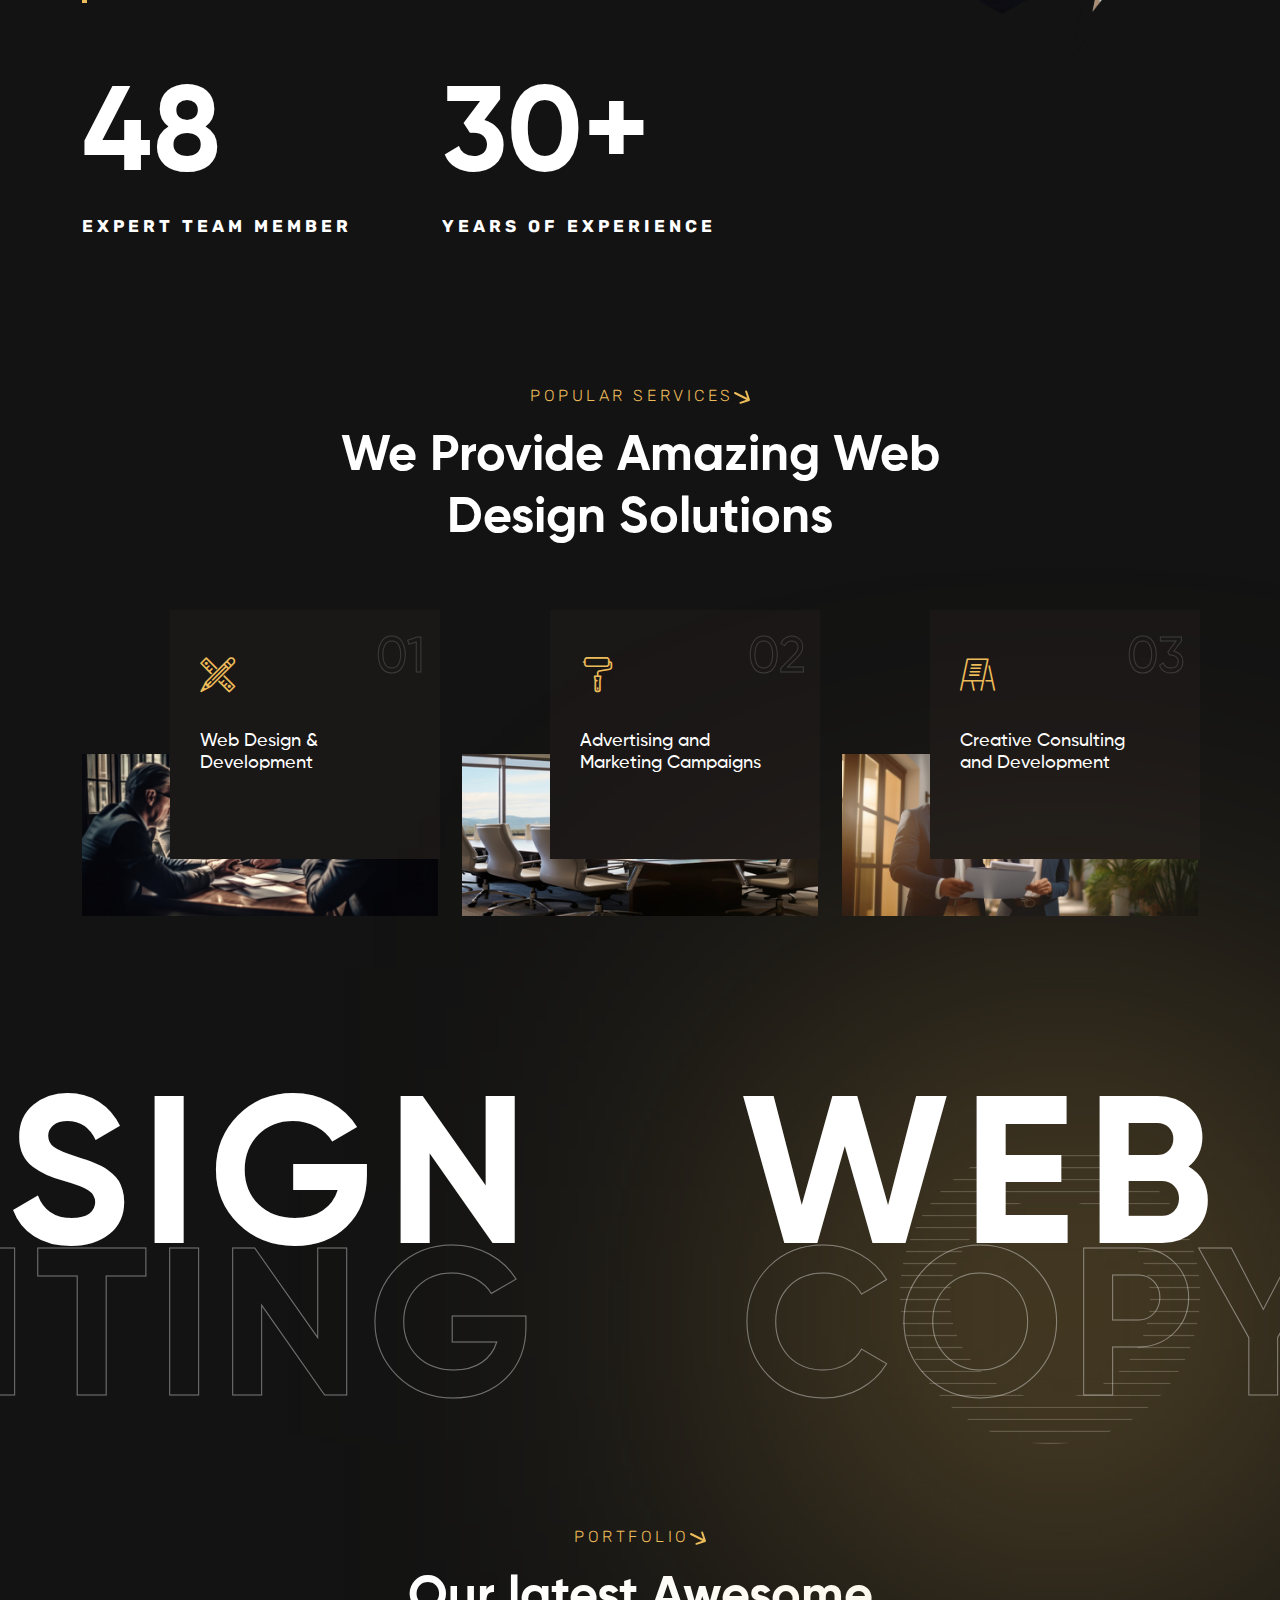
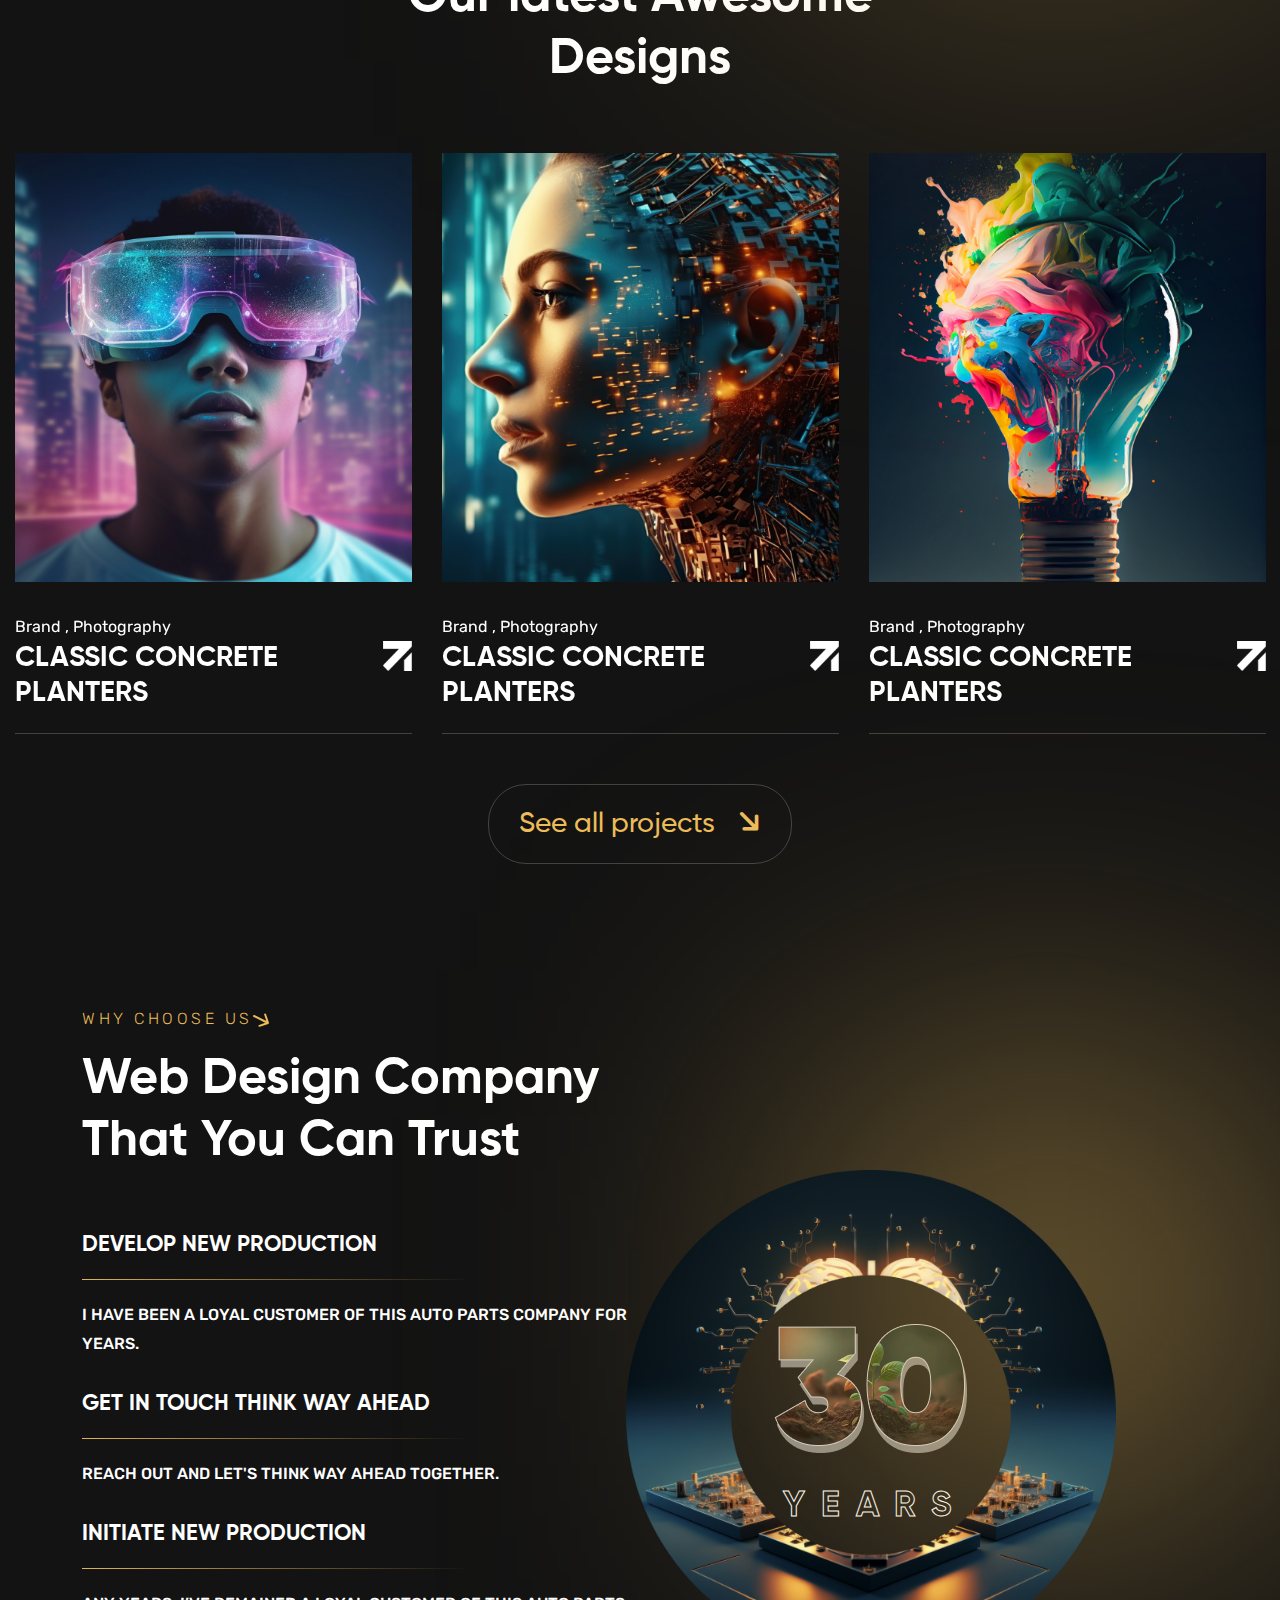
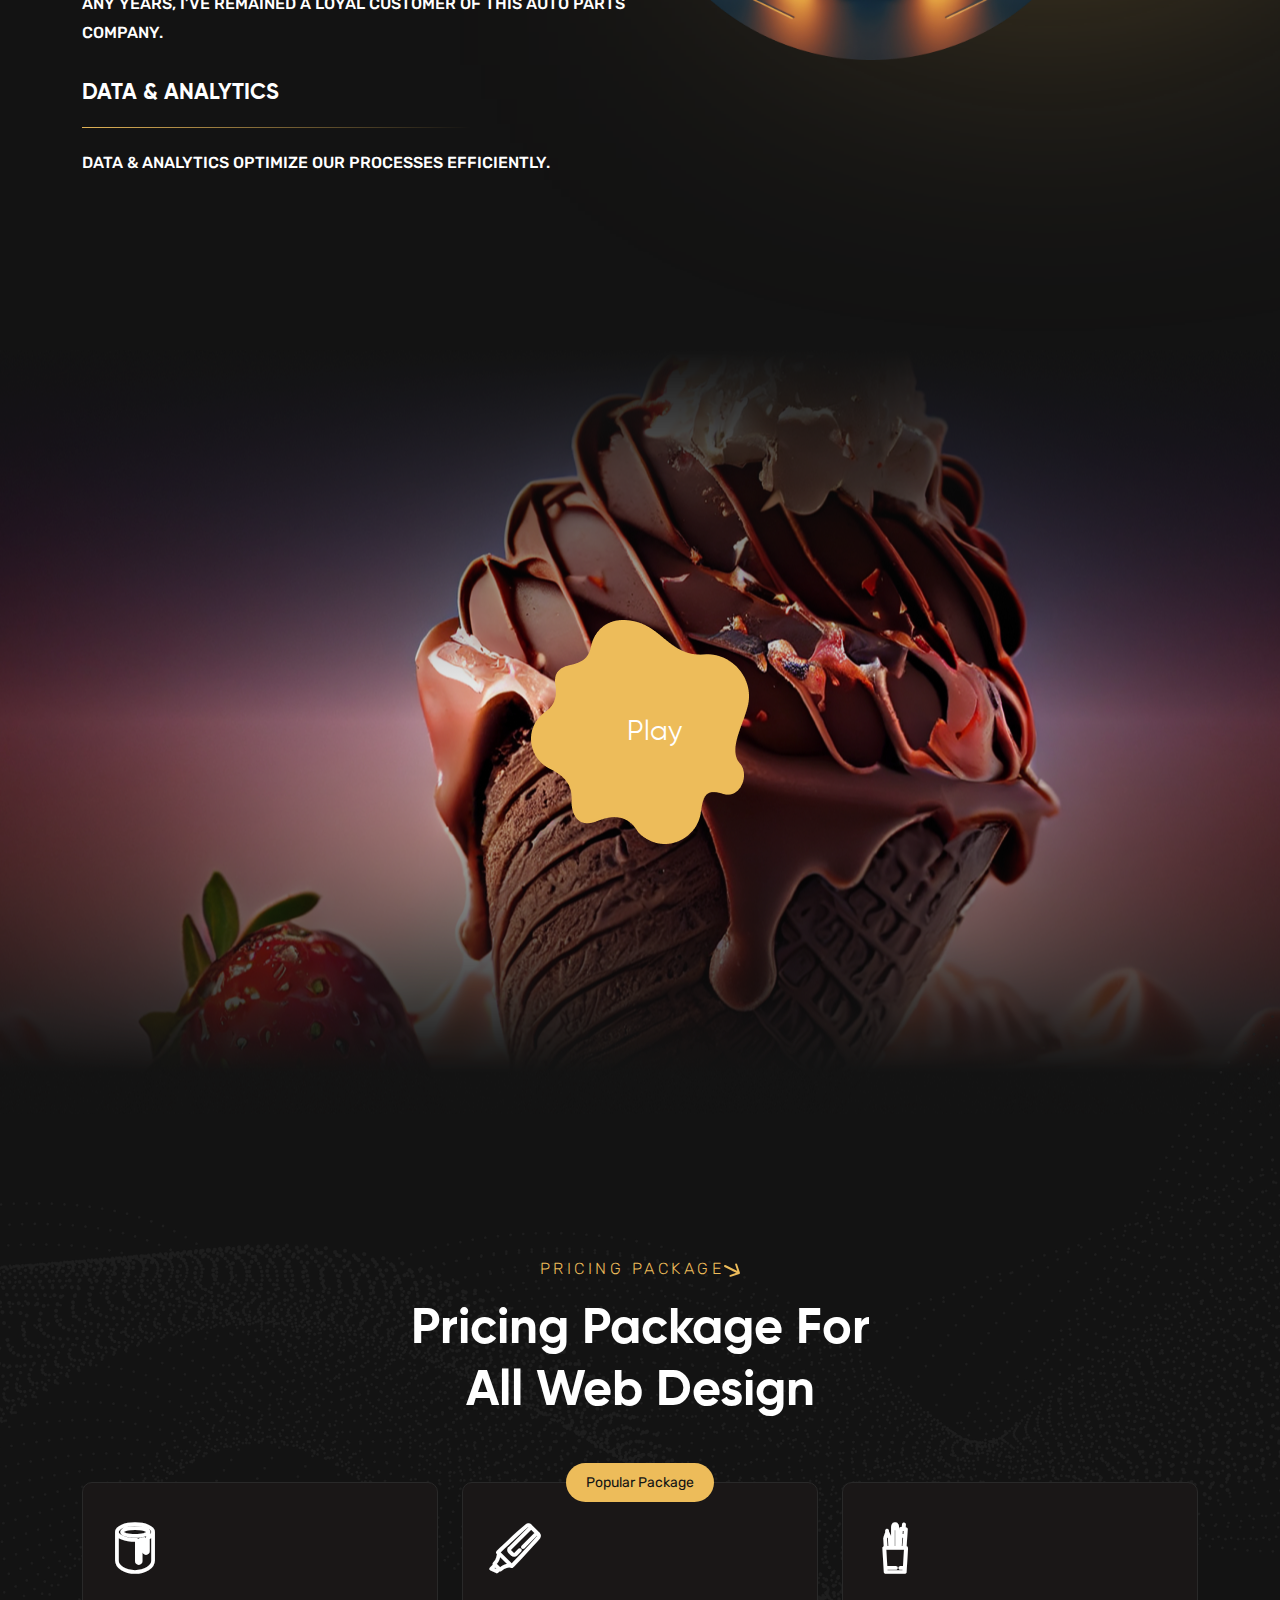
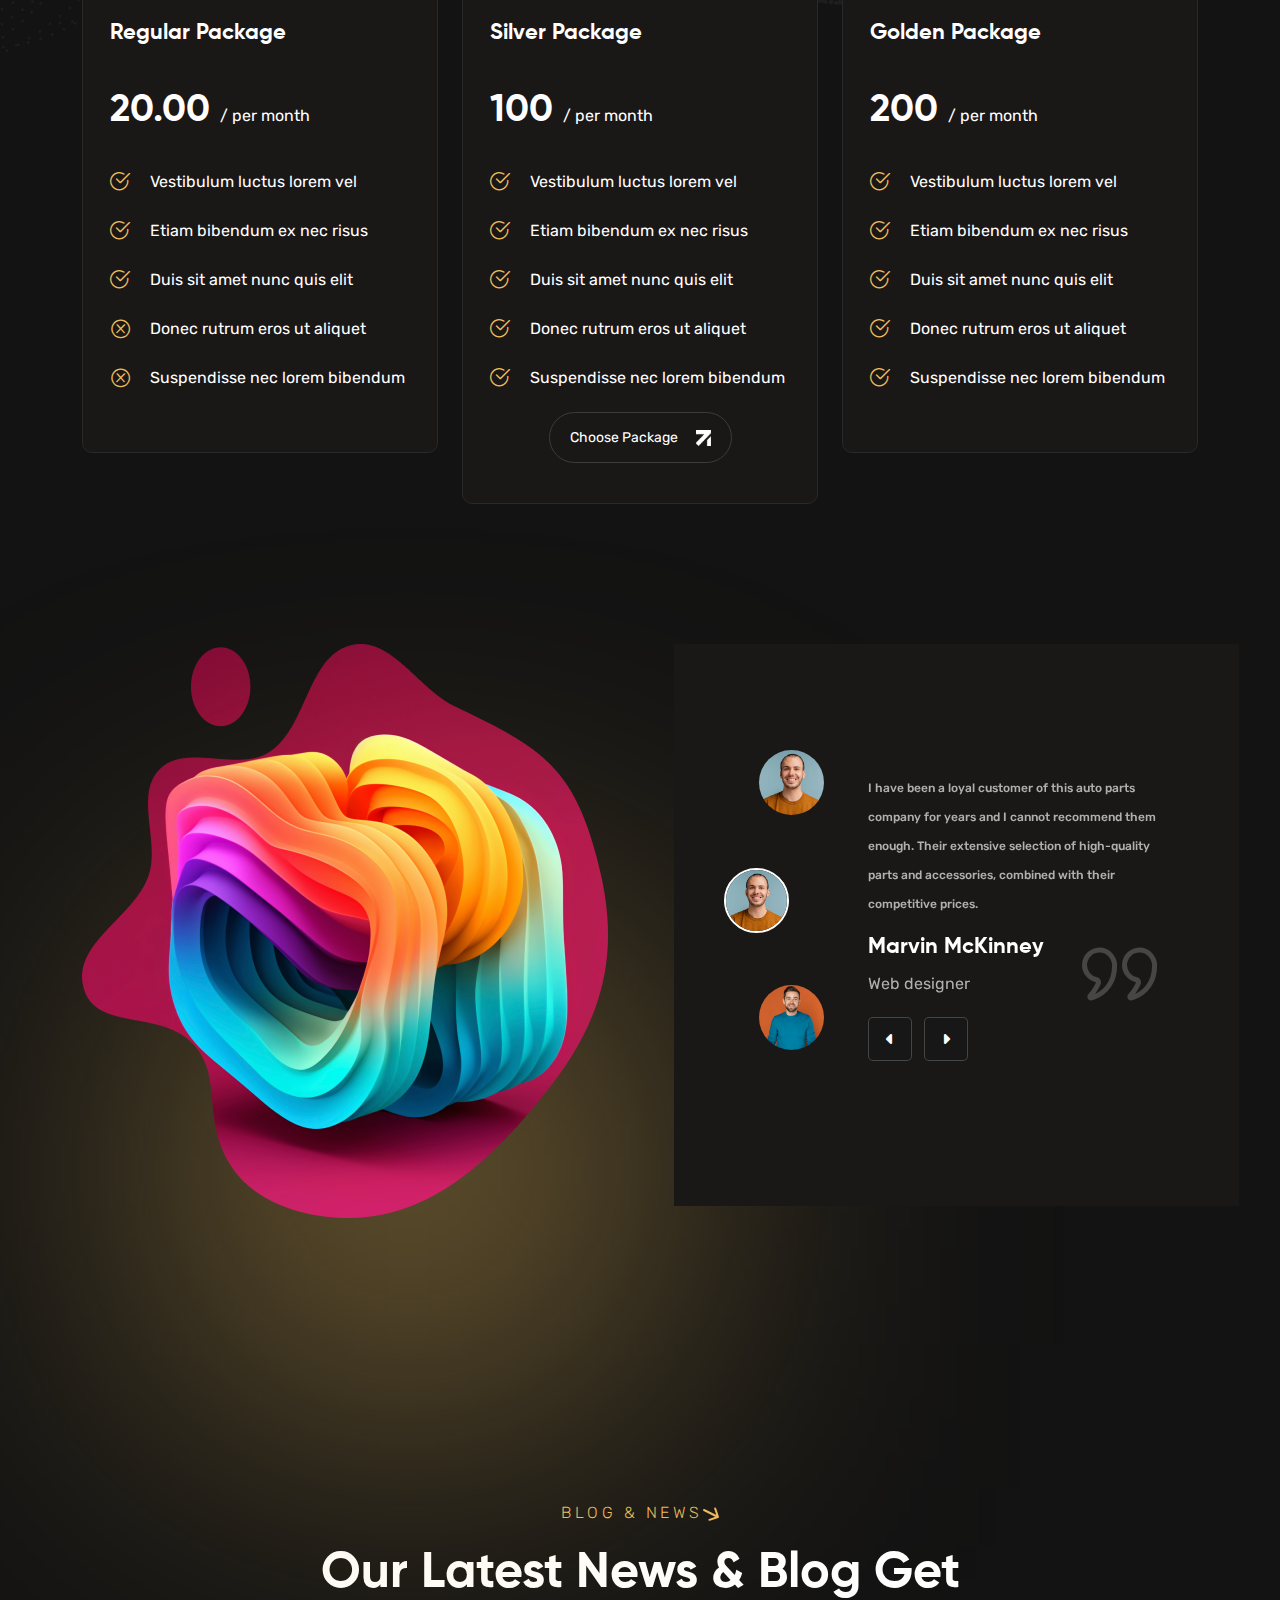
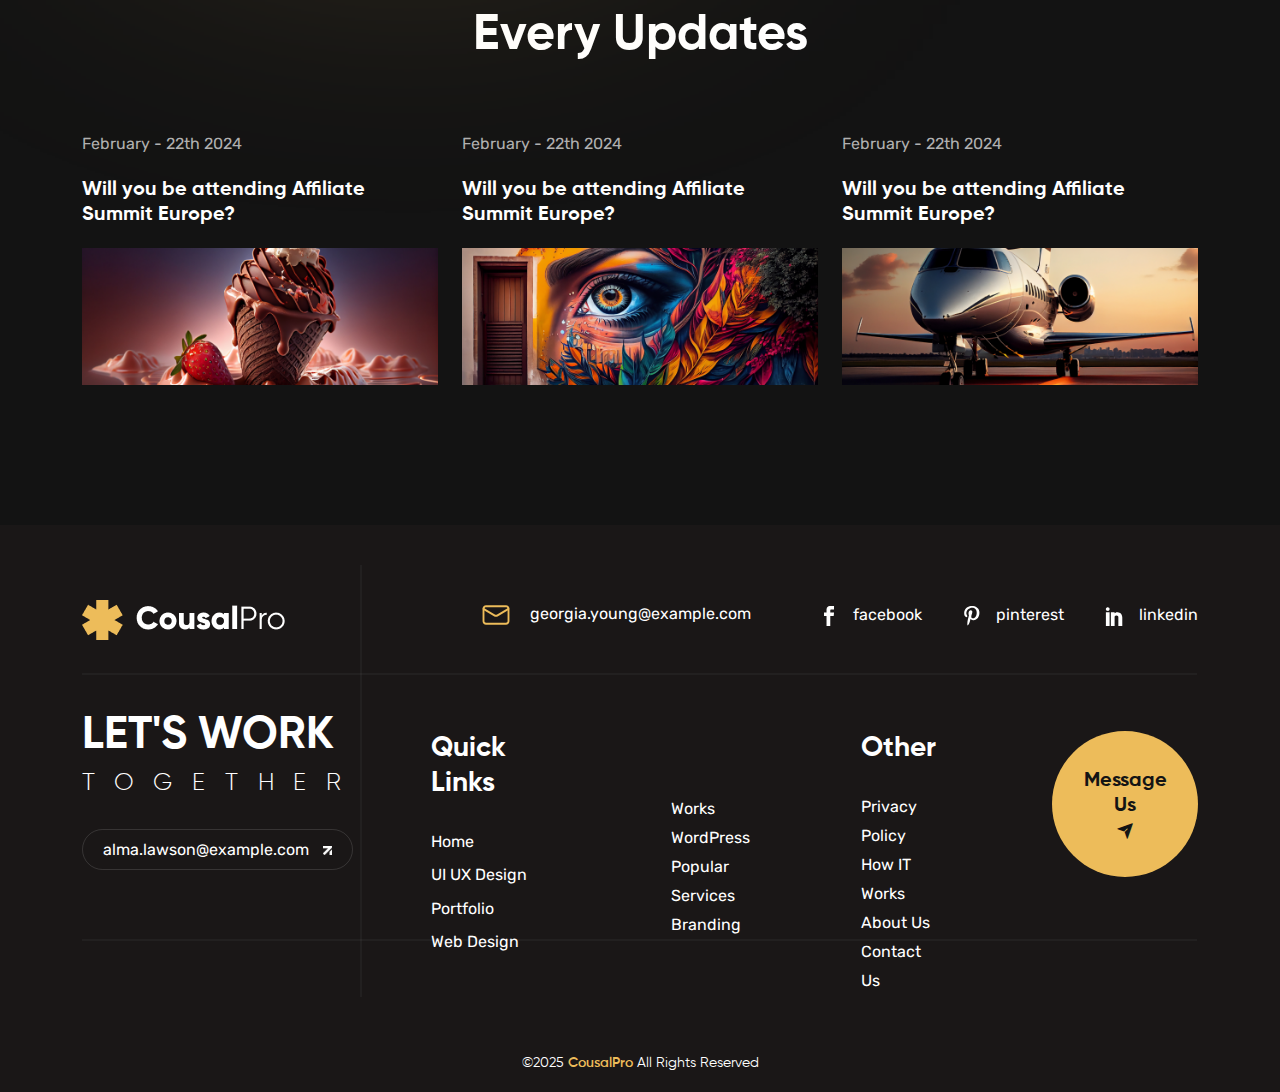
<file: index-two.html>
<!DOCTYPE html>
<html dir="ltr" lang="zxx">

<head>
    <meta name="viewport" content="width=device-width,initial-scale=1.0" />
    <meta charset="utf-8" />
    <meta name="description" content="SwiftBiz - " />
    <meta name="keywords" content="delivery, item transport, logistics, product delivery, product transport, shipping, supply, transport, transport agency, transportation" />
    <meta name="author" content="CousalPro" />

    <title>CousalPro - Web Design Agency HTML Template</title>

    <link rel="icon" type="image/png" href="images/logo/favicon.png" />

    <link rel="stylesheet" href="./css/font-main.css">
    <link rel="preconnect" href="https://fonts.googleapis.com">
    <link rel="preconnect" href="https://fonts.gstatic.com" crossorigin>
    <link href="https://fonts.googleapis.com/css2?family=Rubik:ital,wght@0,300..900;1,300..900&display=swap" rel="stylesheet">

    <link rel="stylesheet" href="css/bootstrap.min.css" />
    <link rel="stylesheet" href="css/fontawesome.min.css">
    <link rel="stylesheet" href="css/magnific-popup.min.css" />
    <link rel="stylesheet" href="css/slick.min.css" />
    <link rel="stylesheet" href="css/nice-select.min.css" />
    <link rel="stylesheet" href="css/animate.min.css" />
    <link rel="stylesheet" href="css/style.css" />

    <!--[if lt IE 9]>
    <script src="https://oss.maxcdn.com/html5shiv/3.7.2/html5shiv.min.js"></script>
    <script src="https://oss.maxcdn.com/respond/1.4.2/respond.min.js"></script>
    <![endif]-->
</head>

<body>
    <!-- Preloader Start  -->
    <div id="preloader">
        <div id="preloader-status">
            <div id="wifi-loader">
                <svg viewBox="0 0 86 86" class="circle-outer">
                    <circle r="40" cy="43" cx="43" class="back"></circle>
                    <circle r="40" cy="43" cx="43" class="front"></circle>
                    <circle r="40" cy="43" cx="43" class="new"></circle>
                </svg>
                <svg viewBox="0 0 60 60" class="circle-middle">
                    <circle r="27" cy="30" cx="30" class="back"></circle>
                    <circle r="27" cy="30" cx="30" class="front"></circle>
                </svg>
                <div data-text="Loading..." class="text"></div>
            </div>
        </div>
    </div>
    <!-- Preloader End  -->

    <!-- Header Start -->    
    <header class="header-area body-black p-relative ">
        <div class="menu-bar fixed-menu">
            <div class="container-fulid">
                <div class="row align-items-center gx-0">
                    <div class="col-5 col-xl-3 col-lg-3 col-md-4 p-0">
                        <div class="header-area-image logo-wrapper style-2 ml-100">
                            <div class="logo">
                                <a href="index.html" class="standard-logo">
                                    <img src="./images/logo/header-logo.png" alt="standard-logo" >
                                </a>
                                <a href="index.html" class="sticky-logo">
                                    <img src="./images/logo/header-logo.png" alt="sticky-logo" >
                                </a>
                            </div>
                        </div>
                    </div>
                    <div class="col-7 col-xl-9 col-lg-9 col-md-8">
                        <div class="header-area-menu style-2 d-flex justify-content-end  d-xl-flex d-lg-flex  d-md-flex align-items-center justify-content-xl-between justify-content-lg-between justify-content-md-end   p-relative z-index-11">
                            <nav class="main-menu ">
                                <ul>
                                    <li>
                                        <a class="plus-icon" href="./index.html">Home</a>
                                        <ul class="sub-menu">
                                            <li><a href="index.html">HomeOne</a></li>
                                            <li><a href="index-two.html">HomeTwo</a></li>
                                        </ul>
                                    </li>
                                    <li><a href="about.html">About</a></li>
                                    <li>
                                        <a class="plus-icon" href="service.html">Services</a>
                                        <ul class="sub-menu">
                                            <li><a href="service.html">Services Page</a></li>
                                            <li><a href="services-details.html">Services Details</a></li>
                                        </ul>
                                    </li>
                                    <li><a class="plus-icon" href="pricing.html">Pages</a>
                                        <ul class="sub-menu">
                                            <li><a href="projects.html">Project Page</a></li>
                                            <li><a href="project-details.html">Project Details</a></li>
                                            <li><a href="pricing.html">Pricing</a></li>
                                            <li><a href="team.html">Team</a></li>
                                            <li><a href="team-details.html">Team Details</a></li>
                                            <li><a href="error.html">Error-404</a></li>
                                        </ul>
                                    </li>                                    
                                    <li>
                                        <a class="plus-icon" href="blog.html">Blogs</a>
                                        <ul class="sub-menu">
                                            <li><a href="./blog.html">Blog Page</a></li>
                                            <li><a href="./blog-details.html">Blog Details</a></li>
                                        </ul>
                                    </li>
                                    <li><a href="contact.html">Contact</a></li>
                                    <li>
                                        <a class="search-btn-active" href="#"><i class="fa-solid fa-magnifying-glass"></i></a>
                                    </li>
                                </ul>
                            </nav>
                            <div class="header-area-touch-btn">
                                <a href="contact.html">Get In Touch</a>
                            </div>
                            <div id="toggle-button">
                                <button><i class="fa-solid fa-bars"></i></button>
                            </div>
                            <div class="header-area-menu-icon mr-157">
                                <a class="canvas canvas-menu" href="#"><span class="icon-wish-list"></span></a>
                            </div>
                        </div>
                    </div>
                    <!-- Mobile Responsive Toggle Btn Start  -->
                    <div class="toggle-menus" id="toggle-active">
                        <div class="toggle-menu-header d-flex justify-content-between mb-40">
                            <div class="logo">
                                <img src="./images/logo/header-logo.png" alt="logo">
                            </div>
                            <div class="toggle-close-icon">
                                <i class="fa-solid fa-xmark"></i>
                            </div>
                        </div> 
                        
                        <nav>
                            <ul>
                                <li>
                                    <a href="index.html">Home</a>
                                    <div class="dropdown-btn">
                                        <button class="n  width-100" onclick="toggleList(1)"><i
                                                class="fa-solid fa-plus"></i></button>
                                    </div>
                                    <ul id="dropdown-toggle-menu-1" class=" hidden-list">
                                        <li><a href="index.html">HomeOne</a></li>
                                        <li><a href="index-two.html">HomeTwo</a></li>
                                    </ul>
                                </li>
                                <li><a href="about.html">About</a></li>
                                <li>
                                    <a href="./service.html">Services</a>
                                    <div class="dropdown-btn">
                                        <button class="dropdown-toggle-btn width-100" onclick="toggleList(3)"><i
                                                class="fa-solid fa-plus"></i></button>
                                    </div>
                                    <ul id="dropdown-toggle-menu-3" class=" hidden-list">
                                        <li><a href="service.html">Services Page</a></li>
                                        <li><a href="services-details.html">Services Details</a></li>
                                    </ul>

                                </li>
                                
                                <li><a href="pricing.html">Pages</a>
                                    <div class="dropdown-btn">
                                        <button class="dropdown-toggle-btn width-100" onclick="toggleList(2)"><i
                                                class="fa-solid fa-plus"></i></button>
                                    </div>
                                    <ul id="dropdown-toggle-menu-2" class=" hidden-list">
                                        <li><a href="projects.html">Project Page</a></li>
                                        <li><a href="project-details.html">Project Details</a></li>
                                        <li><a href="pricing.html">Pricing</a></li>
                                        <li><a href="team.html">Team</a></li>
                                        <li><a href="team-details.html">Team Details</a></li>
                                        <li><a href="error.html">Error-404</a></li>
                                    </ul>
                                </li>
                                
                                <li>
                                    <a href="./blog.html">Blogs</a>
                                    <div class="dropdown-btn">
                                        <button class="dropdown-toggle-btn width-100" onclick="toggleList(5)"><i
                                                class="fa-solid fa-plus"></i></button>
                                    </div>
                                    <ul id="dropdown-toggle-menu-5" class=" hidden-list">
                                        <li><a href="./blog.html">Blog Page</a></li>
                                        <li><a href="./blog-details.html">Blog Details</a></li>
                                    </ul>
                                </li>

                                <li><a href="contact.html">Contact</a></li>

                            </ul>
                        </nav>
                        <div class="toggle-menu-contact">
                            <h4 class="mb-25">Contact Info</h4>
                            <div class="address mb-20">
                                <i class="mr-10 fa-solid fa-location-dot"></i>
                                <span>2972 Westheimer Rd. Santa Ana </span>
                            </div>
                            <div class="email mb-20">
                                <i class="mr-10 fa-regular fa-envelope"></i>
                                <a href="mailto:georgia.young@example.com"> georgia.young@example.com </a>
                            </div>
                            <div class="phone">
                                <i class="mr-10 fa-solid fa-phone"></i>
                                <span> +123-456-7890 </span>
                            </div>
                        </div>
                        <div class="toggle-social-icon">
                            <ul class="d-flex justify-content-between">
                                <li><a href="https://www.facebook.com/"><i class="fa-brands fa-facebook-f"></i></a>
                                </li>
                                <li><a href="https://x.com/"><i class="fa-brands fa-twitter"></i></a></li>
                                <li><a href="https://www.linkedin.com/"><i class="fa-brands fa-linkedin-in"></i>
                                </li>
                                <li><a href="https://dribbble.com/"><i class="fa-solid fa-basketball"></i></a></li>
                            </ul>
                        </div>
                    </div>
                    <!-- Mobile Responsive Toggle Btn End  -->
                </div>
            </div>
        </div>
    </header>   
    <!-- Header End -->

    <!-- Off Canvas Start  -->
    <div class="off-canvas-menu">
        <div class="off-canvas-menu-wrapper" style="background: #333333;">
            <div class="off-canvas-menu-header d-flex justify-content-between mb-40">
                <div class="logo">
                    <img src="./images/logo/header-logo.png" alt="logo">
                </div>
                <div class="close-icon">
                    <i class="fa-solid fa-xmark"></i>
                </div>
            </div>
            <div class="content">
                <h4 class="mb-30 text-center">Get Appointment</h4>
                <div class="appatment-form">
                    <form action="/submit-your-form-handler" method="post">
                        <input type="text" placeholder="Name" id="name" name="name" required>

                        <input type="email" id="email" name="email" placeholder="Email Address" required>

                        <textarea id="message" name="message" placeholder="Message" required></textarea>

                        <div class="appertment-btn">
                            <a href="#">Submit Now</a>
                        </div>
                    </form>
                </div>
                <div class="team-area-member-social-link offcanves-socail-icon  text-center mt-35">
                    <ul>
                        <li><a href="https://www.facebook.com/"><i
                                    class="fa-brands fa-facebook-f"></i></a></li>
                        <li><a href="https://x.com/"><i class="fa-brands fa-twitter"></i></a></li>
                        <li><a href="https://www.linkedin.com/"><i
                                    class="fa-brands fa-linkedin-in"></i></a></li>
                        <li><a href="https://dribbble.com/"><i class="fa-solid fa-basketball"></i></a>
                        </li>
                    </ul>
                </div>
            </div>
        </div>
    </div>

    <div class="off-canvas-menu-overlay">
    </div>
    <!-- Off Canvas End  -->

    <!-- Search Btn Start -->
    <div class="search-menu-container">
        <form action="/search" method="GET">
            <input type="text" name="query" class="input-field" placeholder="Search...">
            <button type="submit" class="submit-btn">
                <i class="fas fa-search"></i>
            </button>
        </form>
        <button type="button" class="close-btn">
            <i class="fas fa-times"></i>
        </button>
    </div>

    <div class="search-menu-overlay">
    </div>
    <!-- Search Btn End -->
 
    <!-- Hero Area Start -->
    <section class="hero-area-two body-black p-relative pt-83">
        <div class="spiral-shape p-absolute">
            <img src="./images/shape/h2-hero-spiral-shape.png" alt="shape">
        </div>
        <div class="hero-area-two-wrapper p-relative z-3">
            <div class="container">
                <div class="hero-area-two-first-containt">
                    <div class="hero-area-two-first-containt-inner mb-52">
                        <h1 class="after-shape">Website</h1>
                        <h1>Develop <span>Agency</span></h1>
                    </div>
                </div>
                <div class="row">
                    <div class="col-xxl-8 col-xl-8 col-lg-7 ">
                        <div class="hero-area-two-second-inner ">
                            <div class="hero-area-two-contain-img  p-relative">
                                <img src="./images/hero/h2-hero-img.png" alt="hero">
                                <div class="hero-area-two-contain-text p-absolute">
                                    <a href="service.html"><span class="icon-send"></span>
                                        <h4>Explore More</h4>
                                    </a>
                                </div>
                            </div>
                        </div>
                    </div>
                    <div class="col-xxl-4 col-xl-4 col-lg-5 ">
                        <div class="hero-area-two-clint-review  justify-content-center">
                            <p>Proin efficitur, mauris vel condimentum pulvinar, velit orci consectetur ligula, eget
                                egestas magna mi ut arcu. Phasellus nec odio orci. Nunc id massa ante. Suspendisse
                                sit amet neque euismod, convallis quam eget, dignissim massa. </p>
                            <div class="title-border-3 mb-42 mt-32">
                            </div>
                            <div class="hero-area-two-client-info">
                                <div class="client-img d-flex p-relative">
                                    <img class="single-images clint-1 p-absolute" src="./images/hero/clint-1.jpg"
                                        alt="arrow">
                                    <img class="single-images clint-2  p-absolute" src="./images/hero/clint-2.jpg"
                                        alt="arrow">
                                    <img class="single-images clint-3  p-absolute" src="./images/hero/clint-3.jpg"
                                        alt="arrow">
                                    <div class="pluse-shape">
                                        <a class="p-absolute" href="index-two.html"><i
                                                class="fa-solid fa-plus"></i></a>
                                    </div>
                                </div>
                                <div class="client-text ml-197">
                                    <p>100+ Popular <br> Clients</p>
                                </div>
                            </div>
                        </div>
                    </div>
                </div>
            </div>
        </div>
    </section>
    <!-- Hero Area End -->

    <!-- Text Marqee Area Start -->
    <section class="text-marque-area p-relative pt-59 pb-70 style-2 body-black">
        <div class="text-marque-section body-black style-one  overflow-hidden">
            <div class="text-marque-wrapper first-text-marque p-relative z-index-11 mb-50">
                <div class="single-text-marque d-flex">
                    <h2 class="text-marque-title-one mr-64">Digital <span>Design</span> Development</h2>
                    <h2 class="text-marque-title-one mr-64">Digital <span>Design</span> Development</h2>
                </div>
            </div>
            <div class="text-marque-wrapper second-text-marque p-relative z-index-11">
                <div class="single-text-marque d-flex">
                    <h2 class="text-marque-title-two mr-64">UI design <span>digital</span><span
                            style="font-family: Gilroy-Light; ;">Web site</span></h2>
                    <h2 class="text-marque-title-two mr-64">UI design <span>digital</span>><span
                            style="font-family: Gilroy-Light; ;">Web site</span></h2>
                </div>
            </div>
        </div>
    </section>
    <!-- Text Marqee Area End -->

    <!-- About area start -->
    <section class="about-area style-2 body-black overflow-hidden pt-70 pb-140">
        <div class="container ">
            <div class="row">
                <div class="col-xl-8 col-lg-8 col-md-8">
                    <div class="section-title mb-71 style-1">
                        <span class="mb-23">About Company <img src="./images/icon/section-title-arrow.svg"
                                alt="arrow"></span>
                        <h2>Best Creative & Modern <br>Agency</h2>
                    </div>
                    <div class="about-area-content-wrapper ">
                        <div class="about-area-contents-text ">
                            <p class="pra-text pb-75">Proin efficitur, mauris vel condimentum pulvinar, velit orci
                                consectetur <br> ligula, eget egestas magna mi ut arcu. Phasellus nec odio orci.
                                Nunc id <br> massa ante. Suspendisse sit amet neque euismod.</p>
                        </div>
                        <div class="counter-area style-2 d-xl-flex d-lg-flex d-md-flex gap-90">
                            <div class="counter-area-wrapper">
                                <span class="counter">48</span>
                                <p>Expert Team Member</p>
                            </div>
                            <div class="counter-area-wrapper">
                                <span class="counter">30</span><span>+</span>
                                <p>Years Of Experience</p>
                            </div>
                        </div>
                    </div>
                </div>
                <div class="col-xl-4 col-lg-4 col-md-4">
                    <div class="about-area-side-img p-relative">
                        <img src="./images/about/h2-side-bg-img.png" alt="bg">
                        <img class="side-img-part p-absolute" src="./images/about/h2-side-bg-part.png" alt="bg">
                    </div>
                </div>
            </div>
        </div>
    </section>
    <!-- About area End -->

    <!-- Services Area Start  -->
    <section class="services-area body-black pb-140">
        <div class="container">
            <div class="section-title style-2 mb-63">
                <span class="pb-15">Popular Services<img src="./images/icon/section-title-arrow.svg"
                        alt="arrow"></span>
                <h2>We Provide Amazing Web <br> Design Solutions</h2>
            </div>
            <div class="row">
                <div class="col-xl-4 col-lg-4 col-md-4">
                    <div class="services-area-card">
                        <div class="services-area-card-wrapper">
                            <div class="services-area-card-content">
                                <div class="services-area-card-element d-flex justify-content-between align-items-center mb-38">
                                    <span class="icon-Group"></span>
                                    <h2>01</h2>
                                </div>
                                <div class="services-area-card-text mb-10">
                                    <h4>
                                        <a href="services-details.html">Web Design & <br> Development</a>
                                    </h4>
                                    <p>Suspendisse sit amet neque euismod, convallis quam eget.</p>
                                </div>
                                <div class="services-area-card-btn">
                                    <a href="services-details.html"><span class="icon-white-up-arrow"></span></a>
                                </div>
                            </div>
                            <div class="services-area-card-img">
                                <a href="services-details.html">
                                    <img class="card-change-img-1" src="./images/services/h2.sercices-img-1.png" alt="service">
                                </a>
                            </div>
                        </div>
                    </div>
                </div>

                <div class="col-xl-4 col-lg-4 col-md-4">
                    <div class="services-area-card">
                        <div class="services-area-card-wrapper">
                            <div class="services-area-card-content">
                                <div
                                    class="services-area-card-element d-flex justify-content-between align-items-center mb-38">
                                    <span class="icon-big-paint-roller"></span>
                                    <h2>02</h2>
                                </div>
                                <div class="services-area-card-text mb-10">
                                    <h4>
                                        <a href="services-details.html">Advertising and <br> Marketing Campaigns</a>
                                    </h4>
                                    <p>Suspendisse sit amet neque euismod, convallis quam eget.</p>
                                </div>
                                <div class="services-area-card-btn">
                                    <a href="services-details.html"><span class="icon-white-up-arrow"></span></a>
                                </div>
                            </div>
                            <div class="services-area-card-img">
                                <a href="services-details.html">
                                    <img class="card-change-img-1" src="./images/services/h2.sercices-img-2.png"
                                        alt="service">
                                </a>
                            </div>
                        </div>
                    </div>
                </div>

                <div class="col-xl-4 col-lg-4 col-md-4">
                    <div class="services-area-card">
                        <div class="services-area-card-wrapper">
                            <div class="services-area-card-content">
                                <div
                                    class="services-area-card-element d-flex justify-content-between align-items-center mb-38">
                                    <span class="icon-billboard-with-text"></span>
                                    <h2>03</h2>
                                </div>
                                <div class="services-area-card-text mb-10">
                                    <a href="services-details.html">
                                        <h4>
                                            <a href="services-details.html">Creative Consulting <br> and Development</a>
                                        </h4>
                                    </a>
                                    <p>Suspendisse sit amet neque euismod, convallis quam eget.</p>
                                </div>
                                <div class="services-area-card-btn">
                                    <a href="services-details.html"><span class="icon-white-up-arrow"></span></a>
                                </div>
                            </div>
                            <div class="services-area-card-img">
                                <a href="services-details.html">
                                    <img class="card-change-img-1" src="./images/services/h2.sercices-img-3.png"
                                    alt="service">
                                </a>
                            </div>
                        </div>
                    </div>
                </div>
            </div>
        </div>
    </section>
    <!-- Services Area End  -->

    <!-- Text Marque Start !-->
    <section class="text-marque-area style-1 p-relative body-black pb-54 ">
        <div class="bg-light-color style-2"></div>
        <div class="text-marque-area-shape p-absolute">
            <img src="images/shape/home-1-brand-marq-ornament.png" alt="shape">
        </div>
        <div class="text-marque-section body-black style-one  overflow-hidden">
            <div class="text-marque-wrapper first-text-marque p-relative z-index-11">
                <div class="single-text-marque d-flex">
                    <h2 class="text-marque-title-one mr-200">WEB DESIGN</h2>
                    <h2 class="text-marque-title-one">WEB DESIGN</h2>
                </div>
            </div>
            <div class="text-marque-wrapper second-text-marque p-relative z-index-11">
                <div class="single-text-marque d-flex">
                    <h2 class="text-marque-title-two mr-200">COPY WRITING</h2>
                    <h2 class="text-marque-title-two">COPY WRITING</h2>
                </div>
            </div>
        </div>
    </section>
    <!-- Text Marque End !-->

    <!-- Portfolio Area Start  -->
    <section class="portfolio-area body-black pb-140">
        <div class="section-title style-2 mb-63">
            <span class="pb-15">Portfolio<img src="./images/icon/section-title-arrow.svg" alt="Portfolio"></span>
            <h2>Our latest Awesome <br> Designs</h2>
        </div>
        <div class="portfolio-area-slider portfolio-area-active pb-90">
            <div class="portfolio-area-wrapper portfolio-area-slider-wrapper ml-43">
                <div class="portfolio-area-img mb-30">
                    <a href="project-details.html">
                        <img src="images/portfolio/h2-protfolio-img-1.png" alt="Portfolio">
                    </a>
                </div>
                <div class="portfolio-area-info">
                    <span>Brand , Photography</span>
                    <div class="portfolio-area-content d-flex justify-content-between mb-23">
                        <h4>
                            <a href="project-details.html">CLASSIC CONCRETE <br> PLANTERS</a>
                        </h4>
                        <a href="project-details.html" class="arrow-link"><img src="images/icon/home-1-up-arrwo-bold.svg" alt="arrow"></a>
                    </div>
                </div>
            </div>

            <div class="portfolio-area-wrapper portfolio-area-slider-wrapper ml-43 ">
                <div class="portfolio-area-img mb-30">
                    <a href="project-details.html">
                        <img src="images/portfolio/h2-protfolio-img-2.png" alt="Portfolio">
                    </a>
                </div>
                <div class="portfolio-area-info">
                    <span>Brand , Photography</span>
                    <div class="portfolio-area-content d-flex justify-content-between mb-23">
                         <h4>
                            <a href="project-details.html">CLASSIC CONCRETE <br> PLANTERS</a>
                        </h4>
                        <a href="project-details.html" class="arrow-link"><img src="images/icon/home-1-up-arrwo-bold.svg" alt="arrow"></a>
                    </div>
                </div>
            </div>

            <div class="portfolio-area-wrapper portfolio-area-slider-wrapper portfolio-area-slider-wrapper ml-43 ">
                <div class="portfolio-area-img mb-30">
                    <a href="project-details.html">
                        <img src="images/portfolio/h2-protfolio-img-3.png" alt="Portfolio">
                    </a>
                </div>
                <div class="portfolio-area-info">
                    <span>Brand , Photography</span>
                    <div class="portfolio-area-content d-flex justify-content-between mb-23">
                        <h4>
                            <a href="project-details.html">CLASSIC CONCRETE <br> PLANTERS</a>
                        </h4>
                        <a href="project-details.html" class="arrow-link"><img src="images/icon/home-1-up-arrwo-bold.svg" alt="arrow"></a>
                    </div>
                </div>
            </div>

            <div class="portfolio-area-wrapper portfolio-area-slider-wrapper ml-43 ">
                <div class="portfolio-area-img mb-30">
                    <a href="project-details.html">
                        <img src="images/portfolio/h2-protfolio-img-4.png" alt="Portfolio">
                    </a>
                </div>
                <div class="portfolio-area-info">
                    <span>Brand , Photography</span>
                    <div class="portfolio-area-content d-flex justify-content-between mb-23">
                        <h4>
                            <a href="project-details.html">CLASSIC CONCRETE <br> PLANTERS</a>
                        </h4>
                        <a href="project-details.html" class="arrow-link"><img src="images/icon/home-1-up-arrwo-bold.svg" alt="arrow"></a>
                    </div>
                </div>
            </div>

            <div class="portfolio-area-wrapper portfolio-area-slider-wrapper portfolio-area-slider-wrapper  ml-43 ">
                <div class="portfolio-area-img mb-30">
                    <a href="project-details.html">
                        <img src="images/portfolio/h2-protfolio-img-2.png" alt="Portfolio">
                    </a>
                </div>
                <div class="portfolio-area-info">
                    <span>Brand , Photography</span>
                    <div class="portfolio-area-content d-flex justify-content-between mb-23">
                        <h4>
                            <a href="project-details.html">CLASSIC CONCRETE <br> PLANTERS</a>
                        </h4>
                        <a href="project-details.html" class="arrow-link"><img src="images/icon/home-1-up-arrwo-bold.svg" alt="arrow"></a>
                    </div>
                </div>
            </div>
        </div>
        <div class="portfolio-area-btnn d-flex justify-content-center ">
            <a href="projects.html">
                <span class="mr-14 ">See all projects</span>
                <i class="fa fa-arrow-right"></i>
            </a>
        </div>
    </section>
    <!-- Portfolio Area End  -->

    <!-- Why Choose Us Start   -->
    <section class="wcu-area body-black p-relative pb-140 ">
        <div class="container">
            <div class="section-title mb-60 style-1">
                <span class="pb-15">Why Choose Us<img src="./images/icon/section-title-arrow.svg" alt="why"></span>
                <h2>Web Design Company <br> That You Can Trust</h2>
            </div>
            <div class="row ">
                <div class="col-xl-6">
                    <div class="wcu-area-card-info">
                        <div class="wcu-area-info-card-wrapper">
                            <h5 class="text-white text-uppercase">Develop New Production</h5>
                            <div class="title-border-3 mt-30 mb-30"></div>
                            <p class="text-white text-uppercase">I have been a loyal customer of this auto parts
                                company for years.</p>
                        </div>
                        <div class="wcu-area-info-card-wrapper">
                            <h5 class="text-white text-uppercase">Get in Touch Think Way Ahead</h5>
                            <div class="title-border-3 mt-30 mb-30"></div>
                            <p class="text-white text-uppercase">Reach out and let's think way ahead together.</p>
                        </div>
                        <div class="wcu-area-info-card-wrapper">
                            <h5 class="text-white text-uppercase">Initiate New Production</h5>
                            <div class="title-border-3 mt-30 mb-30"></div>
                            <p class="text-white text-uppercase">any years, I’ve remained a loyal customer of this
                                auto parts company.</p>
                        </div>
                        <div class="wcu-area-info-card-wrapper">
                            <h5 class="text-white text-uppercase">Data & Analytics</h5>
                            <div class="title-border-3 mt-30 mb-30"></div>
                            <p class="text-white text-uppercase">Data & Analytics optimize our processes
                                efficiently.</p>
                        </div>
                    </div>
                </div>
                <div class="col-xl-6">
                    <div class="wcu-area-side-content ">
                        <div class="wcu-area-circle-img p-relative z-index-11">
                            <img src="./images/why-choose-us/h2-circle-img.png" alt="wcu">
                        </div>
                        <div class="wcu-area-side-img-content">
                            <img src="./images/why-choose-us/h2-wcu-30shape.png" alt="wcu">
                            <h3 class="mt-32">Years</h3>
                        </div>
                    </div>
                </div>
            </div>
        </div>
    </section>
    <!-- Why Choose Us End   -->

    <!-- Video-popup-area Start -->
    <section class="video-popup-area pt-270 pb-270"
        style="background-image: url(./images/video-popup/h2-video-popup-bg.png.png); background-position: center;">
        <div class="video-popup-area-wrapper p-relative z-index-1">
            <div class="video-popup-area-img d-flex align-items-center justify-content-center">
                <img class="" src="images/shape/h2-video-popup-shape.png" alt="shape">
            </div>
            <div class="video-popup-area-text p-absolute">
                <h4><a class="mfp-iframe video-play home-2" href="https://www.youtube.com/watch?v=SZEflIVnhH8">Play</a>
                </h4>
            </div>
        </div>
    </section>
    <!-- Video-popup-area End -->

    <!-- Pricing Area Start  -->
    <section class="pricing-area body-black pb-140 pt-140 p-relative">
        <div class="pricing-area-bg-img p-absolute">
            <img src="./images/pricing/pricing-bg-dot-shape-1.png" alt="shape">
        </div>
        <div class="container">
            <div class="section-title mb-60 position-relative z-index-11 style-2">
                <span class="pb-15">Pricing Package<img src="./images/icon/section-title-arrow.svg"
                        alt="arrow"></span>
                <h2>Pricing Package For <br> All Web Design</h2>
            </div>
            <div class="row">
                <div class="col-xl-4 col-lg-4">
                    <div class="pricing-area-card p-relative" id="cards-1">
                        <div class="pricing-area-card-wrapper">
                            <div class="pricing-area-card-icon mb-41">
                                <span class="icon-paint-can-open"></span>
                            </div>
                            <div class="pricing-area-card-text pb-32">
                                <h5>Regular Package</h5>
                                <h3>20.00 <span> / per month</span></h3>
                            </div>
                            <div class="pricing-area-cards-list">
                                <ul>
                                    <li class="checkmark">Vestibulum luctus lorem vel</li>
                                    <li class="checkmark">Etiam bibendum ex nec risus</li>
                                    <li class="checkmark">Duis sit amet nunc quis elit</li>
                                    <li class="closemark">Donec rutrum eros ut aliquet</li>
                                    <li class="closemark">Suspendisse nec lorem bibendum</li>
                                </ul>
                                <div class="pricing-area-cards-btn hidden-card">
                                    <a href="services-details.html">Choose Package <img
                                            src="./images/icon/h2-bold-arrow.svg" alt="Package"></a>
                                </div>
                            </div>
                        </div>
                    </div>
                </div>
                <div class="col-xl-4 col-lg-4">
                    <div class="pricing-area-card p-relative" id="cards-2">
                        <div class="pricing-area-card-wrapper card-wrapper-visible style-3">
                            <div class="pricing-area-card-icon mb-41">
                                <span class="icon-inclined-marker"></span>
                            </div>
                            <div class="pricing-area-card-text pb-32">
                                <h5>Silver Package</h5>
                                <h3>100 <span> / per month</span></h3>
                            </div>
                            <div class="pricing-area-cards-list">
                                <ul>
                                    <li class="checkmark">Vestibulum luctus lorem vel</li>
                                    <li class="checkmark">Etiam bibendum ex nec risus</li>
                                    <li class="checkmark">Duis sit amet nunc quis elit</li>
                                    <li class="checkmark">Donec rutrum eros ut aliquet</li>
                                    <li class="checkmark">Suspendisse nec lorem bibendum</li>
                                </ul>
                                <div class="visibles-card">
                                    <a href="services-details.html">Choose Package <img
                                            src="./images/icon/h2-bold-arrow.svg" alt="Package"></a>
                                </div>
                            </div>
                        </div>
                    </div>
                </div>
                <div class="col-xl-4 col-lg-4 ">
                    <div class="pricing-area-card p-relative" id="cards-3">
                        <div class="pricing-area-card-wrapper">
                            <div class="pricing-area-card-icon mb-41">
                                <span class="icon-pencil-can"></span>
                            </div>
                            <div class="pricing-area-card-text pb-32">
                                <h5>Golden Package</h5>
                                <h3>200 <span> / per month</span></h3>
                            </div>
                            <div class="pricing-area-cards-list">
                                <ul>
                                    <li class="checkmark">Vestibulum luctus lorem vel</li>
                                    <li class="checkmark">Etiam bibendum ex nec risus</li>
                                    <li class="checkmark">Duis sit amet nunc quis elit</li>
                                    <li class="checkmark">Donec rutrum eros ut aliquet</li>
                                    <li class="checkmark">Suspendisse nec lorem bibendum</li>
                                </ul>
                                <div class="pricing-area-cards-btn hidden-card">
                                    <a href="services-details.html">Choose Package <img
                                            src="./images/icon/h2-bold-arrow.svg" alt="Package"></a>
                                </div>
                            </div>
                        </div>
                    </div>
                </div>
            </div>
        </div>
    </section>
    <!-- Pricing Area End  -->

    <!-- Testimonial Area Start    -->
    <section class="testimonial-area style-2 body-black p-relative z-index-11 pb-140">
        <div class="container ">
            <div class="row">
                <div class="col-xl-6 col-lg-4">
                    <div class="testimonial-area-img-content style-2">
                        <img src="images/testimonial/h2-testimonial-blck.png"  alt="testimonial">
                    </div>
                </div>
                <div class="col-xl-6 col-lg-8">
                    <div class="testimonial-area-main-slider testimonial-area-main-slider-style-2 ">
                        <div class="testimonial-area-slider-wrapper style-2  ">
                            <div class="fast-slider testimonial-active-slider">
                                <div class="slider-image d-flex justify-content-center">
                                    <img src="./images/testimonial/clint-1.jpg" alt="client">
                                </div>
                                <div class="slider-image d-flex justify-content-center">
                                    <img src="./images/testimonial/clint-2.jpg" alt="client">
                                </div>
                                <div class="slider-image d-flex justify-content-center">
                                    <img src="./images/testimonial/clint-3.jpg" alt="client">
                                </div>
                                <div class="slider-image d-flex justify-content-center">
                                    <img src="./images/testimonial/clint-1.jpg" alt="client">
                                </div>
                            </div>
                            <div class="second-slider testimonial-active-slider-nav mt-25">
                                <div class="second-slider-wrapper slider-wrapper">
                                    <div class="slider-pra mb-15">
                                        <p>I have been a loyal customer of this auto parts company for years and I
                                            cannot recommend them enough. Their extensive selection of high-quality
                                            parts and accessories, combined with their competitive prices.</p>
                                    </div>
                                    <div class="slider-info d-flex justify-content-between">
                                        <div class="slider-info-text">
                                            <h5 class="mb-8">Marvin McKinney</h5>
                                            <span>Web designer</span>
                                        </div>
                                        <span class="icon-quote"></span>
                                    </div>
                                </div>
                                <div class="slider-wrapper">
                                    <div class="slider-pra mb-15">
                                        <p>I have been a loyal customer of this auto parts company for years and I
                                            cannot recommend them enough. Their extensive selection of high-quality
                                            parts and accessories, combined with their competitive prices.</p>
                                    </div>
                                    <div class="slider-info d-flex justify-content-between">
                                        <div class="slider-info-text">
                                            <h5 class="mb-8">Marvin McKinney</h5>
                                            <span>Web designer</span>
                                        </div>
                                        <span class="icon-quote"></span>
                                    </div>
                                </div>
                                <div class="slider-wrapper">
                                    <div class="slider-pra mb-15">
                                        <p>I have been a loyal customer of this auto parts company for years and I
                                            cannot recommend them enough. Their extensive selection of high-quality
                                            parts and accessories, combined with their competitive prices.</p>
                                    </div>
                                    <div class="slider-info d-flex justify-content-between">
                                        <div class="slider-info-text">
                                            <h5 class="mb-8">Marvin McKinney</h5>
                                            <span>Web designer</span>
                                        </div>
                                        <span class="icon-quote"></span>
                                    </div>
                                </div>
                                <div class="slider-wrapper">
                                    <div class="slider-pra mb-15">
                                        <p>I have been a loyal customer of this auto parts company for years and I
                                            cannot recommend them enough. Their extensive selection of high-quality
                                            parts and accessories, combined with their competitive prices.</p>
                                    </div>
                                    <div class="slider-info d-flex justify-content-between">
                                        <div class="slider-info-text">
                                            <h5 class="mb-8">Marvin McKinney</h5>
                                            <span>Web designer</span>
                                        </div>
                                        <span class="icon-quote"></span>
                                    </div>
                                </div>
                            </div>
                        </div>
                    </div>
                </div>
            </div>
        </div>
    </section>
    <!-- Testimonial Area End    -->

    <!-- Blog & News Area Start -->
    <section class="blog-area body-black pb-140">
        <div class="container">
            <div class="section-title mb-63 style-2">
                <span class="pb-15">Blog & News<img src="./images/icon/section-title-arrow.svg" alt="arrow"></span>
                <h2>Our Latest News & Blog Get <br> Every Updates </h2>
            </div>
            <div class="row">
                <div class="col-xl-4 col-lg-4">
                    <div class="blog-area-card d-md-flex justify-content-center" id="card-1">
                        <div class="blog-area-card-wrapper">
                            <span class="mb-20">February - 22th 2024</span>
                                <h5 class="mb-20">
                                    <a href="blog-details.html">Will you be attending Affiliate Summit Europe?</a>
                                </h5>
                            <p class="hidden-card">I have been a loyal customer of this auto parts company for years
                                and I cannot recommend them enough. Their extensive selection.</p>
                            <div class="card-image mt-20 p-relative">
                                <a href="blog-details.html">
                                    <img class="blog-main-img" src="images/blog/home-1-blog-img-1.png" alt="Blog Post">
                                </a>
                                <div class="blog-area-icon-img p-absolute">
                                    <a href="blog-details.html"><img src="./images/icon/home-1-blog-awrro.svg" alt="Post"></a>
                                </div>
                            </div>
                        </div>
                    </div>
                </div>

                <div class="col-xl-4 col-lg-4">
                    <div class="blog-area-card" id="card-2">
                        <div class="blog-area-card-wrapper">
                            <span class="mb-20">February - 22th 2024</span>
                            <h5 class="mb-20">
                                <a href="blog-details.html">Will you be attending Affiliate Summit Europe?</a>
                            </h5>
                            <p class="visible-card">I have been a loyal customer of this auto parts company for  years and I cannot recommend them enough. Their extensive selection.</p>
                            <div class="card-image mt-20 p-relative">
                                <a href="blog-details.html">
                                    <img class="blog-main-img" src="images/blog/home-1-blog-img-2.png"  alt="Blog Post">
                                </a>
                                <div class="blog-area-icon-img p-absolute">
                                    <a href="blog-details.html"><img src="./images/icon/home-1-blog-awrro.svg" alt="Post"></a>
                                </div>
                            </div>
                        </div>
                    </div>
                </div>

                <div class="col-xl-4 col-lg-4">
                    <div class="blog-area-card d-md-flex justify-content-center" id="card-3">
                        <div class="blog-area-card-wrapper">
                            <span class="mb-20">February - 22th 2024</span>
                             <h5 class="mb-20">
                                <a href="blog-details.html">Will you be attending Affiliate Summit Europe?</a>
                            </h5>
                            <p class="hidden-card">I have been a loyal customer of this auto parts company for years  and I cannot recommend them enough. Their extensive selection.</p>
                            <div class="card-image mt-20 p-relative">
                                <a href="blog-details.html">
                                    <img class="blog-main-img" src="images/blog/home-1-blog-img-3.png" alt="Blog">
                                </a>
                                <div class="blog-area-icon-img p-absolute">
                                    <a href="blog-details.html"><img src="./images/icon/home-1-blog-awrro.svg"
                                            alt="Post"></a>
                                </div>
                            </div>
                        </div>
                    </div>
                </div>
            </div>
        </div>
    </section>
    <!-- Blog & News Area End -->    

    <!-- Footer Start -->
    <footer class="footer-area footer-bg ">
        <div class="container">
            <div class="row gx-0">
                <div class="col-xl-3 col-lg-3 p-0">
                    <div class="footer-area-company-info p-relative">
                        <div class="footer-area-company-logo pt-75 pb-33">
                            <a href="index.html">
                                <img src="./images/logo/footer-logo.png" alt="logo">
                            </a>
                        </div>
                        <hr class="line-1 p-absolute">
                        <hr class="mt-0 mb-0">
                        <div class="footer-area-heading-text pt-33 pb-31">
                            <h2>Let's Work</h2>
                            <h4>Together</h4>
                        </div>
                        <div class="footer-area-company-fast-email pb-69">
                            <a href="mailto:alma.lawson@example.com"> alma.lawson@example.com
                                <img class="pl-10" src="./images/icon/footer-up-awrro.svg" alt="up arrow">
                            </a>
                        </div>
                        <hr class="mt-0 mb-16">
                    </div>
                </div>

                <div class="col-xl-9 col-lg-9">
                    <div class="footer-area-contract-info ">
                        <div
                            class="footer-area-social-info d-block d-xl-flex d-lg-flex d-md-flex justify-content-between align-items-center pt-74 pb-34">
                            <div class="sce-email ml-120">
                                <a href="mailto:georgia.young@example.com">
                                    <img class="mr-15" src="./images/icon/footer-email.svg" alt="envelope">
                                    georgia.young@example.com
                                </a>
                            </div>
                            <div class="social-content d-flex gap-40">
                                <a href="https://www.facebook.com/">
                                    <img class="mr-10" src="images/icon/footer-social_facebook.svg" alt="facebook">
                                    facebook
                                </a>

                                <a href="https://www.pinterest.com/">
                                    <img class="mr-10" src="images/icon/footer-social_pinterest.svg"
                                        alt="pinterest">
                                    pinterest
                                </a>

                                <a href="https://www.linkedin.com/">
                                    <img class="mr-10" src="images/icon/footer-social_linkedin.svg" alt="linkedin">
                                    linkedin
                                </a>
                            </div>
                        </div>
                    </div>

                    <div class="footer-area-quick-menu d-flex pt-67 pb-40 ml-120">
                        <div class="footer-area-quick-menu-one ">
                            <h4 class="mb-26">Quick Links</h4>
                            <ul>
                                <li><a href="index.html">Home</a></li>
                                <li><a href="service.html">UI UX Design</a></li>
                                <li><a href="project-details.html"> Portfolio</a></li>
                                <li><a href="service.html"> Web Design</a></li>
                            </ul>
                        </div>

                        <div class="footer-area-quick-menu-two mt-63 ml-127 mr-92">
                            <ul>
                                <li><a href="about.html">Works</a></li>
                                <li><a href="service.html">WordPress</a></li>
                                <li><a href="services-details.html">Popular Services</a></li>
                                <li><a href="service.html">Branding</a></li>
                            </ul>
                        </div>

                        <div class="footer-area-services">
                            <h4 class="mb-26">Other</h4>
                            <ul>
                                <li><a href="about.html">Privacy Policy</a></li>
                                <li><a href="about.html">How IT Works</a></li>
                                <li><a href="about.html">About Us</a></li>
                                <li><a href="contact.html">Contact Us</a></li>
                            </ul>
                        </div>

                        <div class="footer-area-sand-messege ml-110">
                            <a href="contact.html">
                                <h4>Message Us</h4>
                                <span class="icon-send"></span>
                            </a>
                        </div>
                    </div>
                </div>
            </div>
        </div>

        <div class="footer-copy-right-info d-flex justify-content-center align-items-center pb-15 ">
            <span>©2025 <a href="index.html">CousalPro</a> All Rights Reserved</span>
        </div>
        
    </footer>
    <!-- Footer End -->

    <!-- Scroll Up Section Start -->
    <div id="scrollTop" class="scrollup-wrapper">
        <div class="scrollup-btn">
            <i class="fa-solid fa-chevron-up"></i>
        </div>
    </div>
    <!-- Scroll Up Section End -->
    <!-- Footer End -->

    <script src="js/jquery.min.js"></script>
    <script src="js/bootstrap.min.js"></script>
    <script src="js/jquery.nice-select.min.js"></script>
    <script src="js/slick.min.js"></script>
    <script src="js/jquery.counterup.min.js"></script>
    <script src="js/waypoints.js"></script>
    <script src="js/jquery.meanmenu.min.js"></script>
    <script src="js/jquery.magnific-popup.min.js"></script>
    <script src="js/inview.min.js"></script>
    <script src="js/wow.js"></script>
    <script src="js/tilt.jquery.js"></script>
    <script src="js/isotope.min.js"></script>
    <script src="js/jquery.imagesloaded.min.js"></script>
    <script src="js/scrollreveal.min.js"></script>
    <script src="js/custom.js"></script>
</body>

</html>
</file>
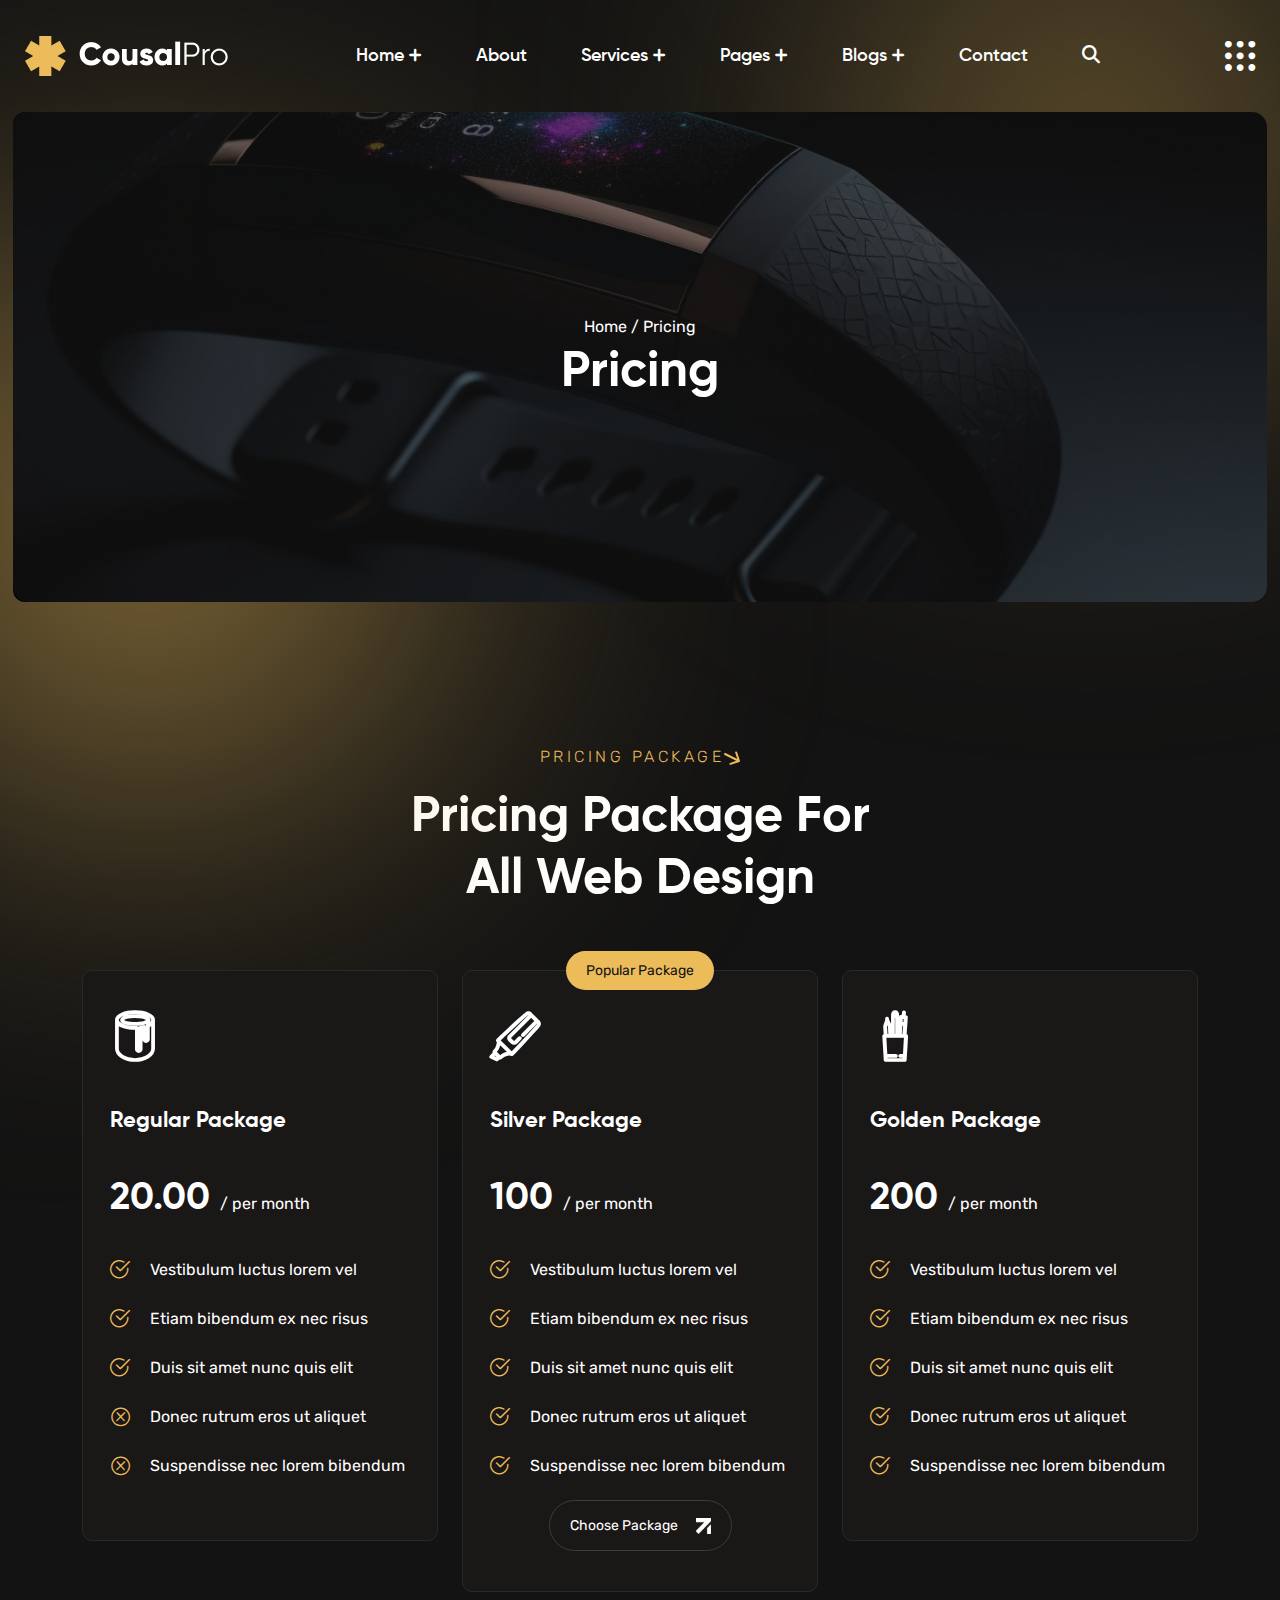
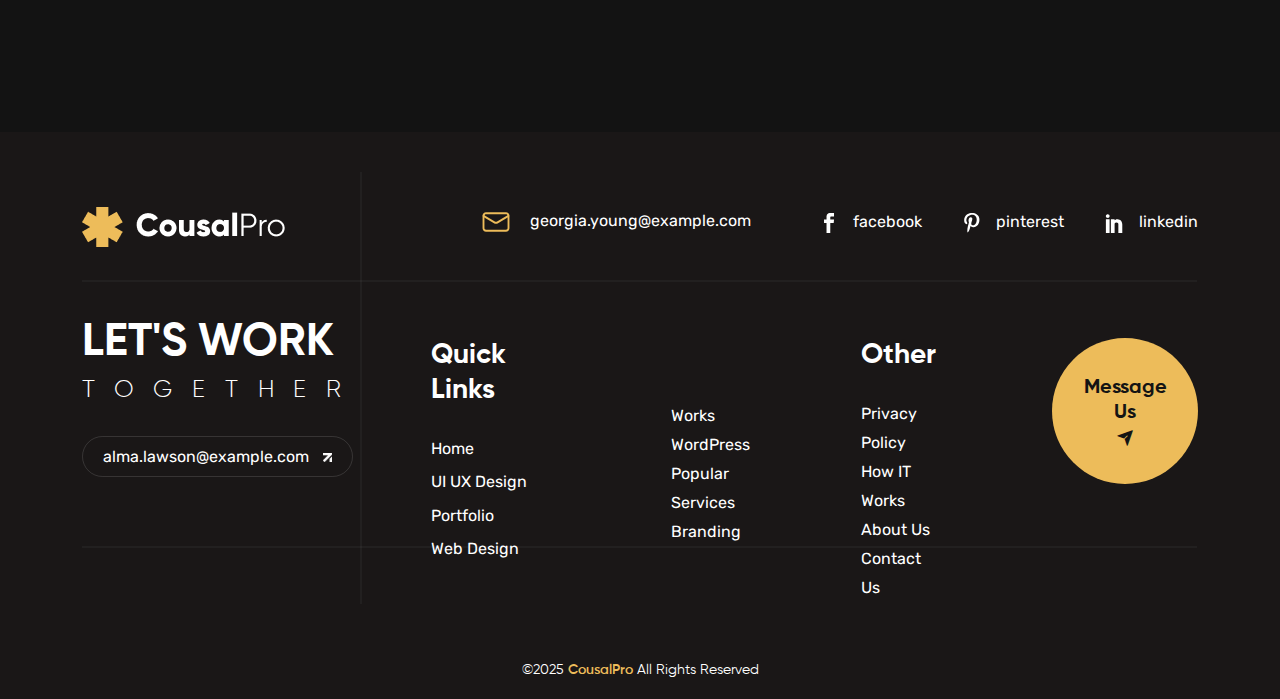
<file: pricing.html>
<!DOCTYPE html>
<html dir="ltr" lang="zxx">

<head>
    <meta name="viewport" content="width=device-width,initial-scale=1.0" />
    <meta charset="utf-8" />
    <meta name="description" content="SwiftBiz - " />
    <meta name="keywords" content="delivery, item transport, logistics, product delivery, product transport, shipping, supply, transport, transport agency, transportation" />
    <meta name="author" content="CousalPro" />

    <title>CousalPro - Web Design Agency HTML Template</title>

    <link rel="icon" type="image/png" href="images/logo/favicon.png" />

    <link rel="stylesheet" href="./css/font-main.css">
    <link rel="preconnect" href="https://fonts.googleapis.com">
    <link rel="preconnect" href="https://fonts.gstatic.com" crossorigin>
    <link href="https://fonts.googleapis.com/css2?family=Rubik:ital,wght@0,300..900;1,300..900&display=swap" rel="stylesheet">

    <link rel="stylesheet" href="css/bootstrap.min.css" />
    <link rel="stylesheet" href="css/fontawesome.min.css">
    <link rel="stylesheet" href="css/magnific-popup.min.css" />
    <link rel="stylesheet" href="css/slick.min.css" />
    <link rel="stylesheet" href="css/nice-select.min.css" />
    <link rel="stylesheet" href="css/animate.min.css" />
    <link rel="stylesheet" href="css/style.css" />

    <!--[if lt IE 9]>
    <script src="https://oss.maxcdn.com/html5shiv/3.7.2/html5shiv.min.js"></script>
    <script src="https://oss.maxcdn.com/respond/1.4.2/respond.min.js"></script>
    <![endif]-->
</head>

<body>
    <!-- Preloader Start  -->
    <div id="preloader">
        <div id="preloader-status">
            <div id="wifi-loader">
                <svg viewBox="0 0 86 86" class="circle-outer">
                <circle r="40" cy="43" cx="43" class="back"></circle>
                <circle r="40" cy="43" cx="43" class="front"></circle>
                <circle r="40" cy="43" cx="43" class="new"></circle>
                </svg>
                <svg viewBox="0 0 60 60" class="circle-middle">
                <circle r="27" cy="30" cx="30" class="back"></circle>
                <circle r="27" cy="30" cx="30" class="front"></circle>
                </svg>
                <div data-text="Loading..." class="text"></div>
            </div>
        </div>
    </div>
    <!-- Preloader End  -->

     <!-- Header Start -->
    <header class="header-area body-black ">        
        <div class="menu-bar fixed-menu ">
            <div class="container-custom">
                <div class="row ">   
                    <div class="header-menu-wrapper">
                        <div class="header-area-image logo-wrapper">
                            <div class="logo">
                                <a href="index.html" class="standard-logo">
                                    <img src="./images/logo/header-logo.png" alt="standard-logo" >
                                </a>
                                <a href="index.html" class="sticky-logo">
                                    <img src="./images/logo/header-logo.png" alt="sticky-logo" >
                                </a>
                            </div>
                        </div>                    
                        <div class="header-area-menu">
                            <nav class="main-menu">
                                <ul>
                                    <li>
                                        <a class="plus-icon" href="./index.html">Home</a>
                                        <ul class="sub-menu">
                                            <li><a href="index.html">HomeOne</a></li>
                                            <li><a href="index-two.html">HomeTwo</a></li>
                                        </ul>
                                    </li>
                                    <li><a href="about.html">About</a></li>
                                    <li>
                                        <a class="plus-icon" href="service.html">Services</a>
                                        <ul class="sub-menu">
                                            <li><a href="service.html">Services Page</a></li>
                                            <li><a href="services-details.html">Services Details</a></li>
                                        </ul>
                                    </li>
                                    <li><a class="plus-icon" href="pricing.html">Pages</a>
                                        <ul class="sub-menu">
                                            <li><a href="projects.html">Project Page</a></li>
                                            <li><a href="project-details.html">Project Details</a></li>
                                            <li><a href="pricing.html">Pricing</a></li>
                                            <li><a href="team.html">Team</a></li>
                                            <li><a href="team-details.html">Team Details</a></li>
                                            <li><a href="error.html">Error-404</a></li>
                                        </ul>
                                    </li>                                    
                                    <li>
                                        <a class="plus-icon" href="blog.html">Blogs</a>
                                        <ul class="sub-menu">
                                            <li><a href="./blog.html">Blog Page</a></li>
                                            <li><a href="./blog-details.html">Blog Details</a></li>
                                        </ul>
                                    </li>
                                    <li><a href="contact.html">Contact</a></li>
                                    <li>
                                        <a class="search-btn-active" href="#"><i class="fa-solid fa-magnifying-glass"></i></a>
                                    </li>
                                    
                                </ul>
                            </nav>
                        </div>
                        <div id="toggle-button" class="button-like">
                            <button><i class="fa-solid fa-bars"></i></button>
                        </div>
                        <div class="header-area-menu-icon style-2 z-index-11">
                            <a class="canvas-menu" href="#"><span class="icon-Menu"></span></a>
                        </div>
                    </div>                    
                    <!-- Mobile Responsive Toggle Btn Start  -->
                    <div class="toggle-menus" id="toggle-active">
                        <div class="toggle-menu-header d-flex justify-content-between mb-40">
                            <div class="logo">
                                <img src="./images/logo/header-logo.png" alt="logo">
                            </div>
                            <div class="toggle-close-icon">
                                <i class="fa-solid fa-xmark"></i>
                            </div>
                        </div>

                        <nav>
                            <ul>
                                <li>
                                    <a href="index.html">Home</a>
                                    <div class="dropdown-btn">
                                        <button class="n  width-100" onclick="toggleList(1)"><i
                                                class="fa-solid fa-plus"></i></button>
                                    </div>
                                    <ul id="dropdown-toggle-menu-1" class=" hidden-list">
                                        <li><a href="index.html">HomeOne</a></li>
                                        <li><a href="index-two.html">HomeTwo</a></li>
                                    </ul>
                                </li>
                                <li><a href="about.html">About</a></li>
                                <li>
                                    <a href="./service.html">Services</a>
                                    <div class="dropdown-btn">
                                        <button class="dropdown-toggle-btn width-100" onclick="toggleList(3)"><i
                                                class="fa-solid fa-plus"></i></button>
                                    </div>
                                    <ul id="dropdown-toggle-menu-3" class=" hidden-list">
                                        <li><a href="service.html">Services Page</a></li>
                                        <li><a href="services-details.html">Services Details</a></li>
                                    </ul>

                                </li>
                                
                                <li><a href="pricing.html">Pages</a>
                                    <div class="dropdown-btn">
                                        <button class="dropdown-toggle-btn width-100" onclick="toggleList(2)"><i
                                                class="fa-solid fa-plus"></i></button>
                                    </div>
                                    <ul id="dropdown-toggle-menu-2" class=" hidden-list">
                                        <li><a href="projects.html">Project Page</a></li>
                                        <li><a href="project-details.html">Project Details</a></li>
                                        <li><a href="pricing.html">Pricing</a></li>
                                        <li><a href="team.html">Team</a></li>
                                        <li><a href="team-details.html">Team Details</a></li>
                                        <li><a href="error.html">Error-404</a></li>
                                    </ul>
                                </li>
                                
                                <li>
                                    <a href="./blog.html">Blogs</a>
                                    <div class="dropdown-btn">
                                        <button class="dropdown-toggle-btn width-100" onclick="toggleList(5)"><i
                                                class="fa-solid fa-plus"></i></button>
                                    </div>
                                    <ul id="dropdown-toggle-menu-5" class=" hidden-list">
                                        <li><a href="./blog.html">Blog Page</a></li>
                                        <li><a href="./blog-details.html">Blog Details</a></li>
                                    </ul>
                                </li>

                                <li><a href="contact.html">Contact</a></li>

                            </ul>
                        </nav>
                        <div class="toggle-menu-contact">
                            <h4 class="mb-25">Contact Info</h4>
                            <div class="address mb-20">
                                <i class="mr-10 fa-solid fa-location-dot"></i>
                                <span>2972 Westheimer Rd. Santa Ana </span>
                            </div>
                            <div class="email mb-20">
                                <i class="mr-10 fa-regular fa-envelope"></i>
                                <a href="mailto:georgia.young@example.com"> georgia.young@example.com </a>
                            </div>
                            <div class="phone">
                                <i class="mr-10 fa-solid fa-phone"></i>
                                <span> +123-456-7890 </span>
                            </div>
                        </div>
                        <div class="toggle-social-icon">
                            <ul class="d-flex justify-content-between">
                                <li><a href="https://www.facebook.com"><i class="fa-brands fa-facebook-f"></i></a></li>
                                <li><a href="https://www.x.com"><i class="fa-brands fa-twitter"></i></a></li>
                                <li><a href="https://www.linkedin.com"><i class="fa-brands fa-linkedin-in"></i></a></li>
                                <li><a href="https://www.dribbble.com"><i class="fa-solid fa-basketball"></i></a></li>
                            </ul>
                        </div>
                    </div>
                    <!-- Mobile Responsive Toggle Btn End  -->
                </div>
            </div>
        </div>        
    </header>
    <!-- Header End -->

    <!-- Off Canvas Start  -->
    <div class="off-canvas-menu">
        <div class="off-canvas-menu-wrapper" style="background: #333333;">
            <div class="off-canvas-menu-header d-flex justify-content-between mb-40">
                <div class="logo">
                    <img src="./images/logo/header-logo.png" alt="logo">
                </div>
                <div class="close-icon">
                    <i class="fa-solid fa-xmark"></i>
                </div>
            </div>
            <div class="content">
                <h4 class="mb-30 text-center">Get Appointment</h4>
                <div class="appatment-form">
                    <form action="/submit-your-form-handler" method="post">
                        <input type="text" placeholder="Name" id="name" name="name" required>

                        <input type="email" id="email" name="email" placeholder="Email Address" required>

                        <textarea id="message" name="message" placeholder="Message" required></textarea>

                        <div class="appertment-btn">
                            <a href="#">Submit Now</a>
                        </div>
                    </form>
                </div>
                <div class="team-area-member-social-link offcanves-socail-icon  text-center mt-35">
                    <ul>
                        <li><a href="https://www.facebook.com/"><i
                                    class="fa-brands fa-facebook-f"></i></a></li>
                        <li><a href="https://x.com/"><i class="fa-brands fa-twitter"></i></a></li>
                        <li><a href="https://www.linkedin.com/"><i
                                    class="fa-brands fa-linkedin-in"></i></a></li>
                        <li><a href="https://dribbble.com/"><i class="fa-solid fa-basketball"></i></a>
                        </li>
                    </ul>
                </div>
            </div>
        </div>
    </div>
    <div class="off-canvas-menu-overlay">
    </div>
    <!-- Off Canvas End  -->

    <!-- Search Btn Start -->
    <div class="search-menu-container">
        <form action="/search" method="GET">
            <input type="text" name="query" class="input-field" placeholder="Search...">
            <button type="submit" class="submit-btn">
                <i class="fas fa-search"></i>
            </button>
        </form>
        <button type="button" class="close-btn">
            <i class="fas fa-times"></i>
        </button>
    </div>
    <div class="search-menu-overlay">
    </div>
    <!-- Search Btn End -->

    <!-- page header / breadcrumb -->
    <div class="pages-heading p-relative body-black ">
        <div class="container-custom">
            <div class="row">
                <div class="pages-heading-image p-relative z-index-1">
                    <img src="./images/pricing/pricing-page-header-img.png" alt="Pricing hero">
                </div>
                <div class="pages-heading-text p-absolute z-index-1">
                    <div> 
                        <a href="index.html">Home</a> / <span>Pricing</span>
                    </div>
                    <h2>Pricing</h2>
                </div>
            </div>
        </div>
    </div>
    
    <!-- Pricing Area Start  -->
    <div class="pricing-area body-black pt-140 pb-140 ">
        <div class="container">
            <div class="section-title mb-60 style-2">
                <span class="pb-15">Pricing Package<img src="./images/icon/section-title-arrow.svg" alt="arrow"></span>
                <h2>Pricing Package For <br> All Web Design</h2>
            </div>
            <div class="row">
                <div class="col-xl-4 col-lg-4">
                    <div class="pricing-area-card p-relative" id="cards-1">
                        <div class="pricing-area-card-wrapper">
                            <div class="pricing-area-card-icon mb-41">
                                <span class="icon-paint-can-open"></span>
                            </div>
                            <div class="pricing-area-card-text pb-32">
                                <h5>Regular Package</h5>
                                <h3>20.00 <span> / per month</span></h3>
                            </div>
                            <div class="pricing-area-cards-list">
                                <ul>
                                    <li class="checkmark">Vestibulum luctus lorem vel</li>
                                    <li class="checkmark">Etiam bibendum ex nec risus</li>
                                    <li class="checkmark">Duis sit amet nunc quis elit</li>
                                    <li class="closemark">Donec rutrum eros ut aliquet</li>
                                    <li class="closemark">Suspendisse nec lorem bibendum</li>
                                </ul>
                                <div class="pricing-area-cards-btn hidden-card">
                                    <a href="services-details.html">Choose Package <img
                                            src="./images/icon/h2-bold-arrow.svg" alt="arrow"></a>
                                </div>
                            </div>
                        </div>
                    </div>
                </div>
                <div class="col-xl-4 col-lg-4">
                    <div class="pricing-area-card p-relative" id="cards-2">
                        <div class="pricing-area-card-wrapper card-wrapper-visible style-3">
                            <div class="pricing-area-card-icon mb-41">
                                <span class="icon-inclined-marker"></span>
                            </div>
                            <div class="pricing-area-card-text pb-32">
                                <h5>Silver Package</h5>
                                <h3>100 <span> / per month</span></h3>
                            </div>
                            <div class="pricing-area-cards-list">
                                <ul>
                                    <li class="checkmark">Vestibulum luctus lorem vel</li>
                                    <li class="checkmark">Etiam bibendum ex nec risus</li>
                                    <li class="checkmark">Duis sit amet nunc quis elit</li>
                                    <li class="checkmark">Donec rutrum eros ut aliquet</li>
                                    <li class="checkmark">Suspendisse nec lorem bibendum</li>
                                </ul>
                                <div class="visibles-card">
                                    <a href="services-details.html">Choose Package <img
                                            src="./images/icon/h2-bold-arrow.svg" alt="arrow"></a>
                                </div>
                            </div>
                        </div>
                    </div>
                </div>
                <div class="col-xl-4 col-lg-4 ">
                    <div class="pricing-area-card p-relative" id="cards-3">
                        <div class="pricing-area-card-wrapper">
                            <div class="pricing-area-card-icon mb-41">
                                <span class="icon-pencil-can"></span>
                            </div>
                            <div class="pricing-area-card-text pb-32">
                                <h5>Golden Package</h5>
                                <h3>200 <span> / per month</span></h3>
                            </div>
                            <div class="pricing-area-cards-list">
                                <ul>
                                    <li class="checkmark">Vestibulum luctus lorem vel</li>
                                    <li class="checkmark">Etiam bibendum ex nec risus</li>
                                    <li class="checkmark">Duis sit amet nunc quis elit</li>
                                    <li class="checkmark">Donec rutrum eros ut aliquet</li>
                                    <li class="checkmark">Suspendisse nec lorem bibendum</li>
                                </ul>
                                <div class="pricing-area-cards-btn hidden-card">
                                    <a href="services-details.html">Choose Package <img
                                            src="./images/icon/h2-bold-arrow.svg" alt="arrow"></a>
                                </div>
                            </div>
                        </div>
                    </div>
                </div>
            </div>
        </div>
    </div>
    <!-- Pricing Area End  -->

    <!-- Footer Start -->
    <footer class="footer-area footer-bg ">
        <div class="container">
            <div class="row gx-0">
                <div class="col-xl-3 col-lg-3 p-0">
                    <div class="footer-area-company-info p-relative">
                        <div class="footer-area-company-logo pt-75 pb-33">
                            <a href="index.html">
                                <img src="./images/logo/footer-logo.png" alt="logo">
                            </a>
                        </div>
                        <hr class="line-1 p-absolute">
                        <hr class="mt-0 mb-0">
                        <div class="footer-area-heading-text pt-33 pb-31">
                            <h2>Let's Work</h2>
                            <h4>Together</h4>
                        </div>
                        <div class="footer-area-company-fast-email pb-69">
                            <a href="mailto:alma.lawson@example.com"> alma.lawson@example.com
                                <img class="pl-10" src="./images/icon/footer-up-awrro.svg" alt="up arrow">
                            </a>
                        </div>
                        <hr class="mt-0 mb-16">
                    </div>
                </div>

                <div class="col-xl-9 col-lg-9">
                    <div class="footer-area-contract-info ">
                        <div
                            class="footer-area-social-info d-block d-xl-flex d-lg-flex d-md-flex justify-content-between align-items-center pt-74 pb-34">
                            <div class="sce-email ml-120">
                                <a href="mailto:georgia.young@example.com">
                                    <img class="mr-15" src="./images/icon/footer-email.svg" alt="envelope">
                                    georgia.young@example.com
                                </a>
                            </div>
                            <div class="social-content d-flex gap-40">
                                <a href="https://www.facebook.com/">
                                    <img class="mr-10" src="images/icon/footer-social_facebook.svg" alt="facebook">
                                    facebook
                                </a>

                                <a href="https://www.pinterest.com/">
                                    <img class="mr-10" src="images/icon/footer-social_pinterest.svg"
                                        alt="pinterest">
                                    pinterest
                                </a>

                                <a href="https://www.linkedin.com/">
                                    <img class="mr-10" src="images/icon/footer-social_linkedin.svg" alt="linkedin">
                                    linkedin
                                </a>
                            </div>
                        </div>
                    </div>

                    <div class="footer-area-quick-menu d-flex pt-67 pb-40 ml-120">
                        <div class="footer-area-quick-menu-one ">
                            <h4 class="mb-26">Quick Links</h4>
                            <ul>
                                <li><a href="index.html">Home</a></li>
                                <li><a href="service.html">UI UX Design</a></li>
                                <li><a href="project-details.html"> Portfolio</a></li>
                                <li><a href="service.html"> Web Design</a></li>
                            </ul>
                        </div>

                        <div class="footer-area-quick-menu-two mt-63 ml-127 mr-92">
                            <ul>
                                <li><a href="about.html">Works</a></li>
                                <li><a href="service.html">WordPress</a></li>
                                <li><a href="services-details.html">Popular Services</a></li>
                                <li><a href="service.html">Branding</a></li>
                            </ul>
                        </div>

                        <div class="footer-area-services">
                            <h4 class="mb-26">Other</h4>
                            <ul>
                                <li><a href="about.html">Privacy Policy</a></li>
                                <li><a href="about.html">How IT Works</a></li>
                                <li><a href="about.html">About Us</a></li>
                                <li><a href="contact.html">Contact Us</a></li>
                            </ul>
                        </div>

                        <div class="footer-area-sand-messege ml-110">
                            <a href="contact.html">
                                <h4>Message Us</h4>
                                <span class="icon-send"></span>
                            </a>
                        </div>
                    </div>
                </div>
            </div>
        </div>

        <div class="footer-copy-right-info d-flex justify-content-center align-items-center pb-15 ">
            <span>©2025 <a href="index.html">CousalPro</a> All Rights Reserved</span>
        </div>
        
    </footer>
    <!-- Footer End -->

    <!-- Scroll Up Section Start -->
    <div id="scrollTop" class="scrollup-wrapper">
        <div class="scrollup-btn">
            <i class="fa-solid fa-chevron-up"></i>
        </div>
    </div>
    <!-- Scroll Up Section End -->

    <script src="js/jquery.min.js"></script>
    <script src="js/bootstrap.min.js"></script>
    <script src="js/jquery.nice-select.min.js"></script>
    <script src="js/slick.min.js"></script>
    <script src="js/jquery.counterup.min.js"></script>
    <script src="js/waypoints.js"></script>
    <script src="js/jquery.meanmenu.min.js"></script>
    <script src="js/jquery.magnific-popup.min.js"></script>
    <script src="js/inview.min.js"></script>
    <script src="js/wow.js"></script>
    <script src="js/tilt.jquery.js"></script>
    <script src="js/isotope.min.js"></script>
    <script src="js/jquery.imagesloaded.min.js"></script>
    <script src="js/scrollreveal.min.js"></script>
    <script src="js/custom.js"></script>

</body>

</html>
</file>
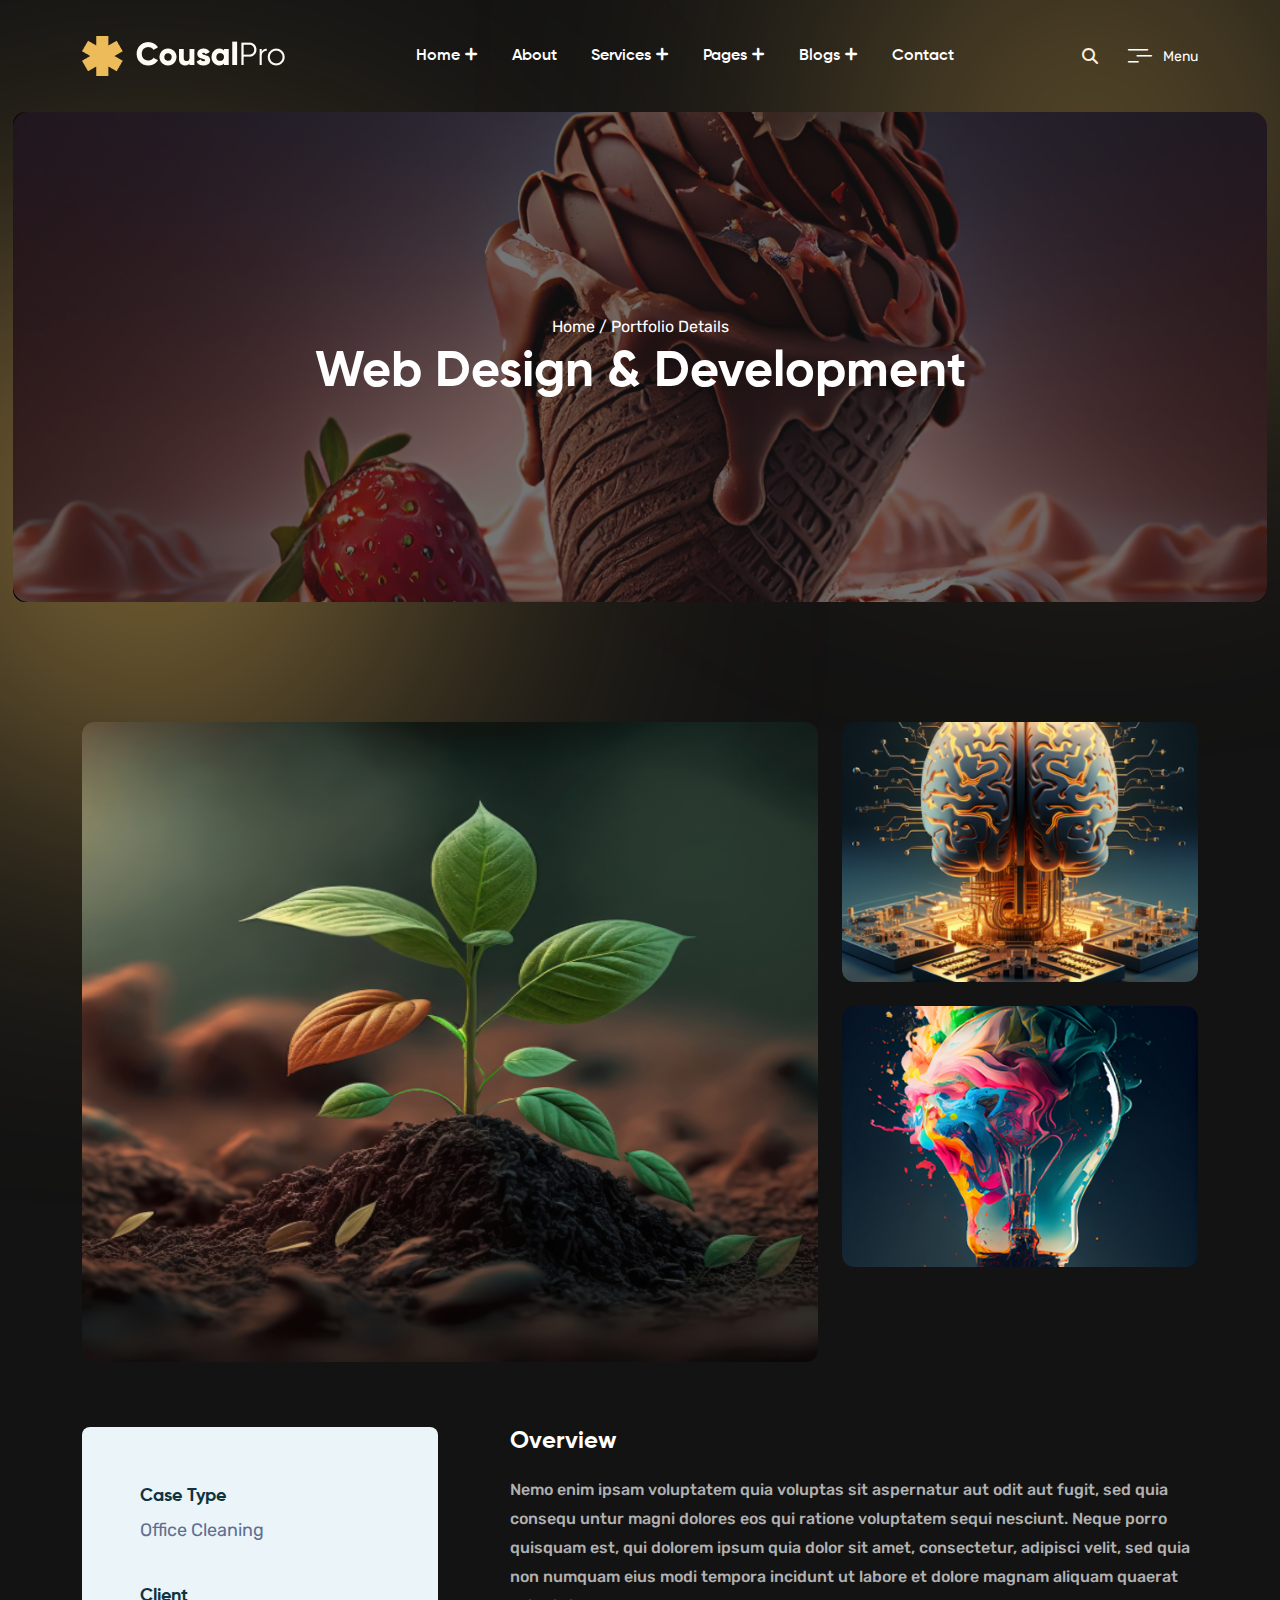
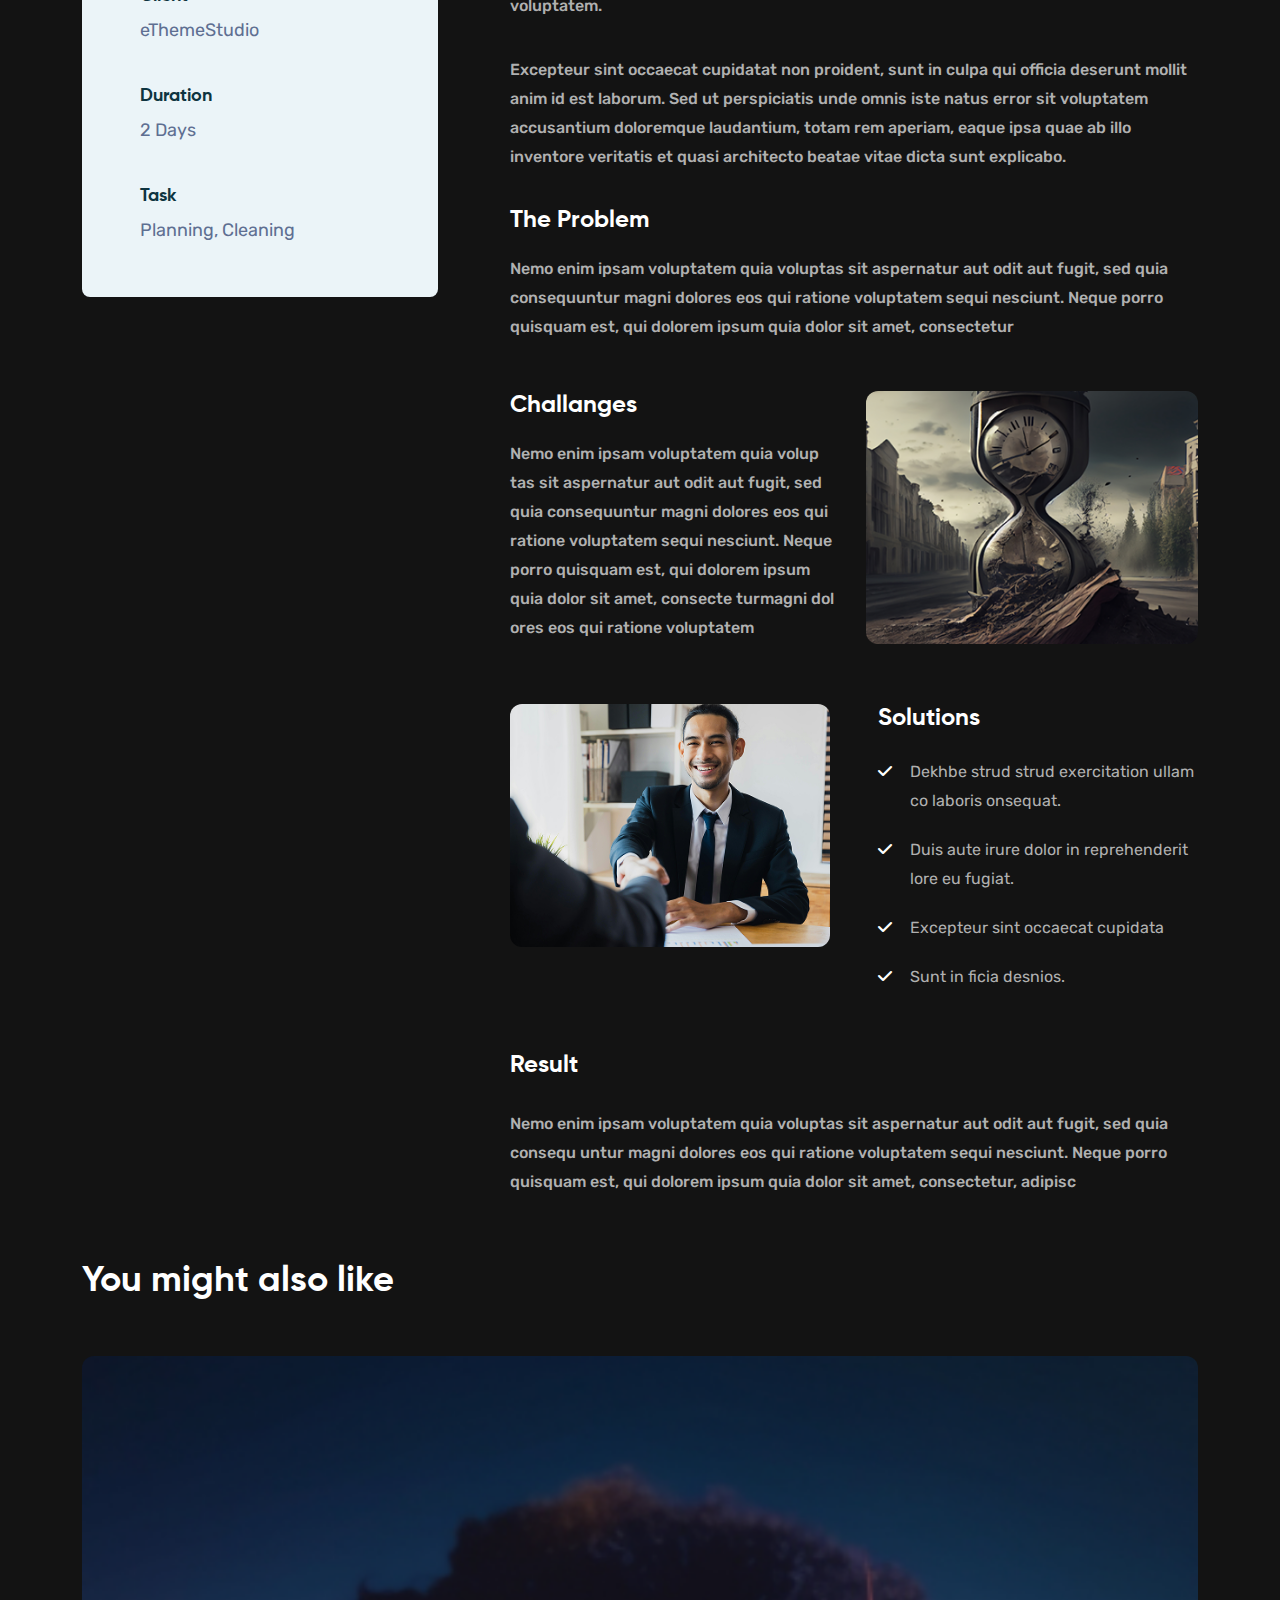
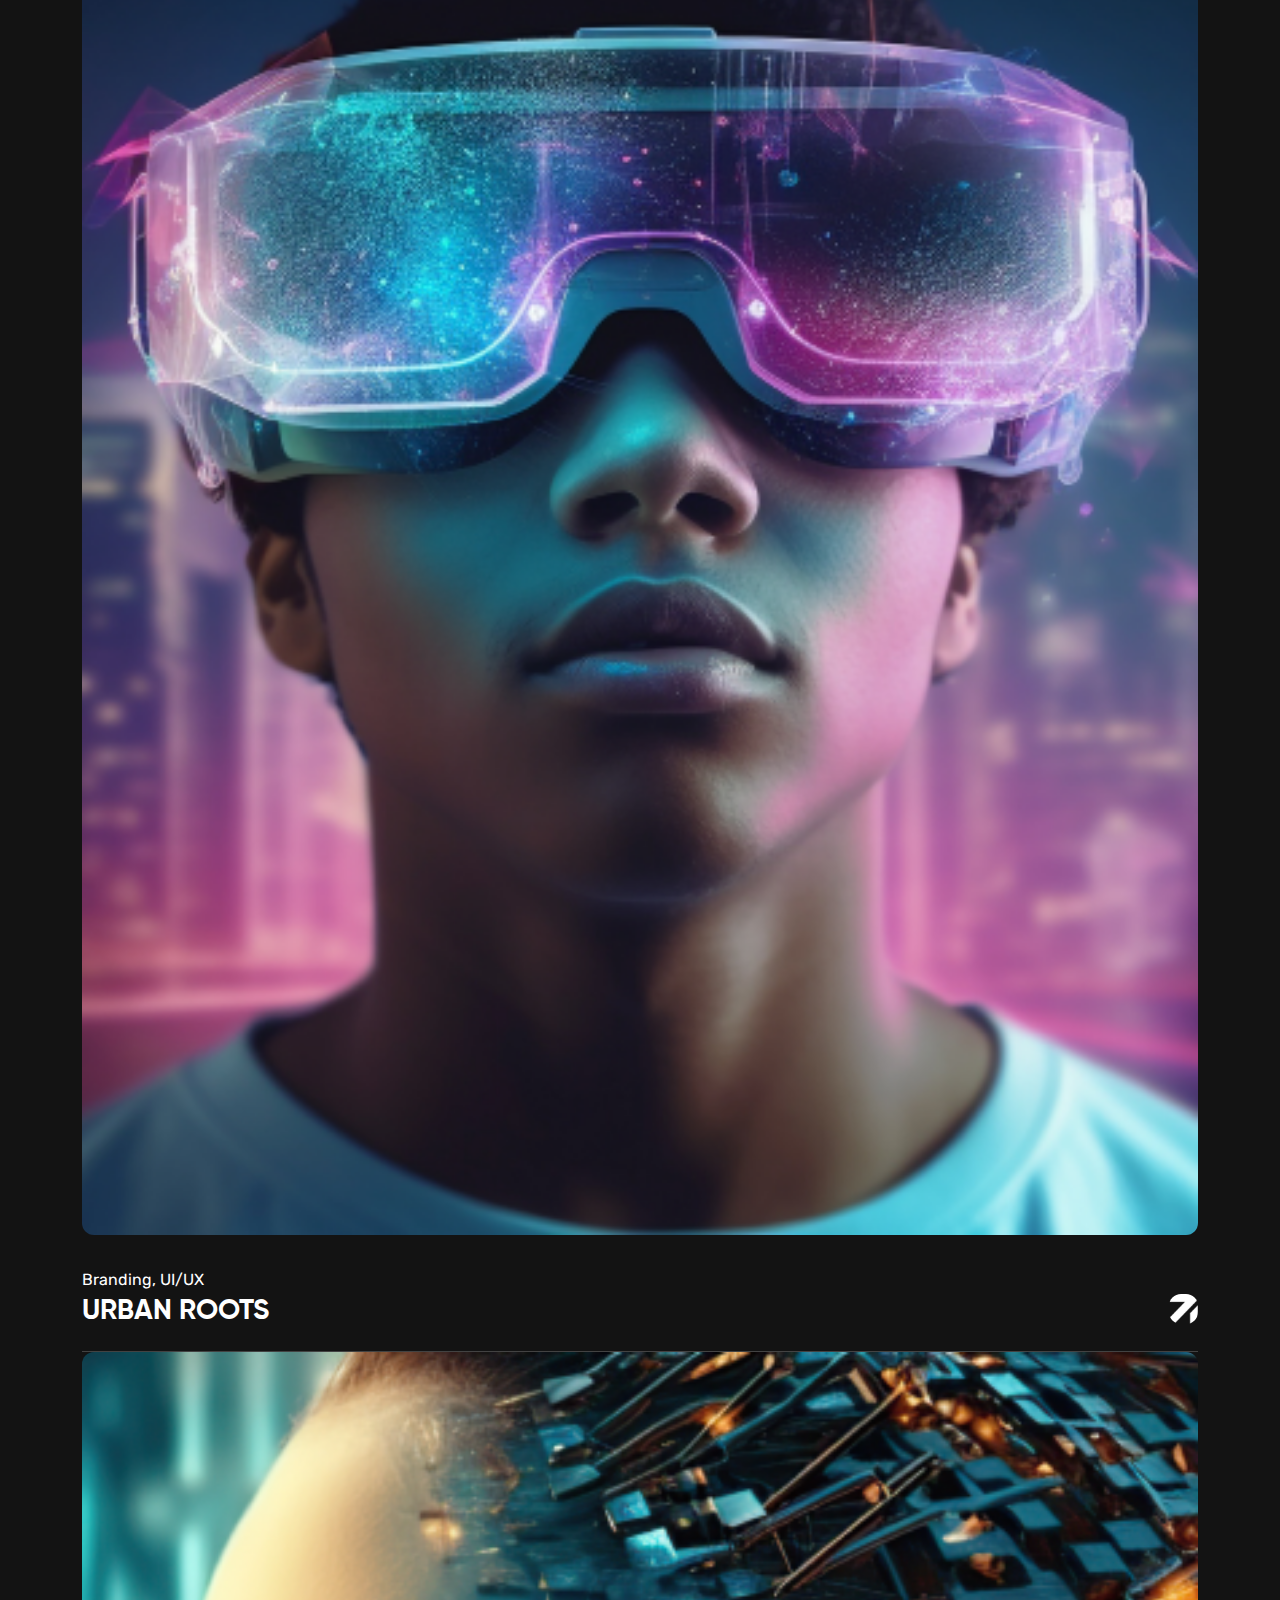
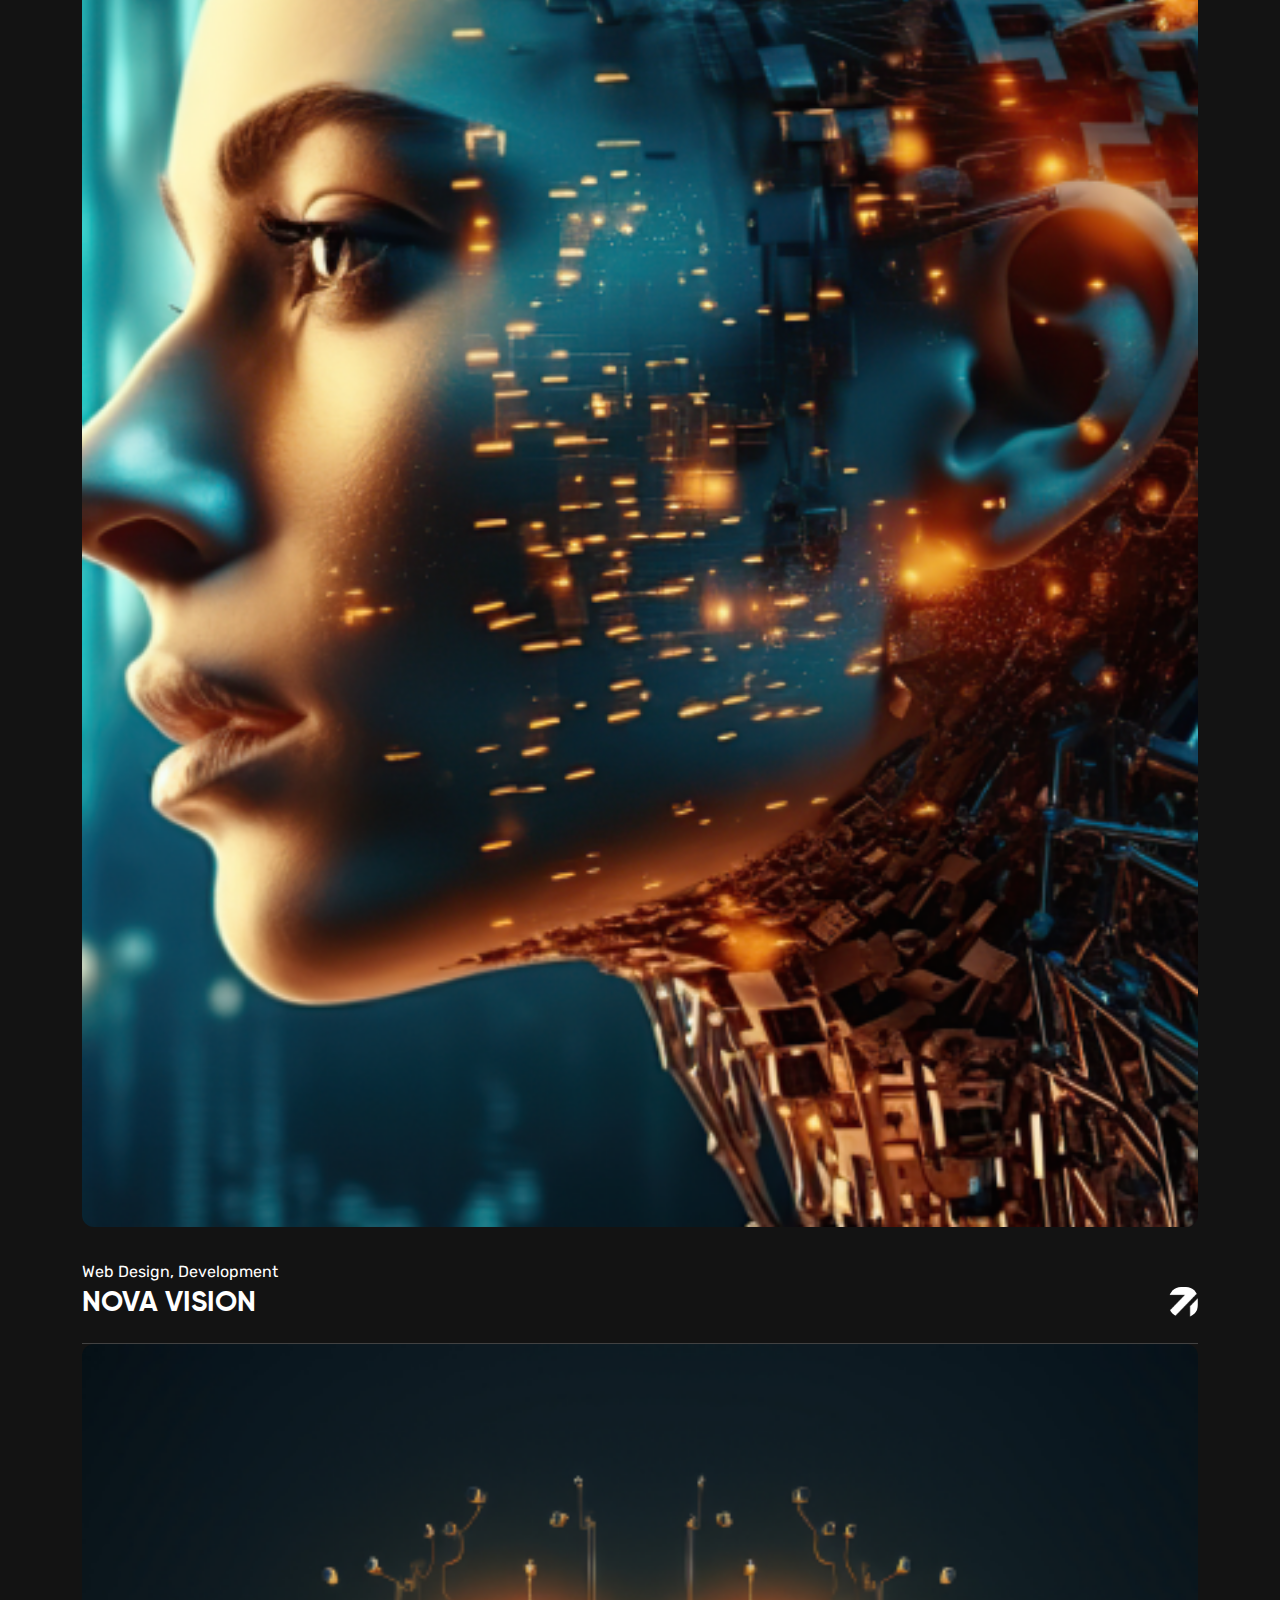
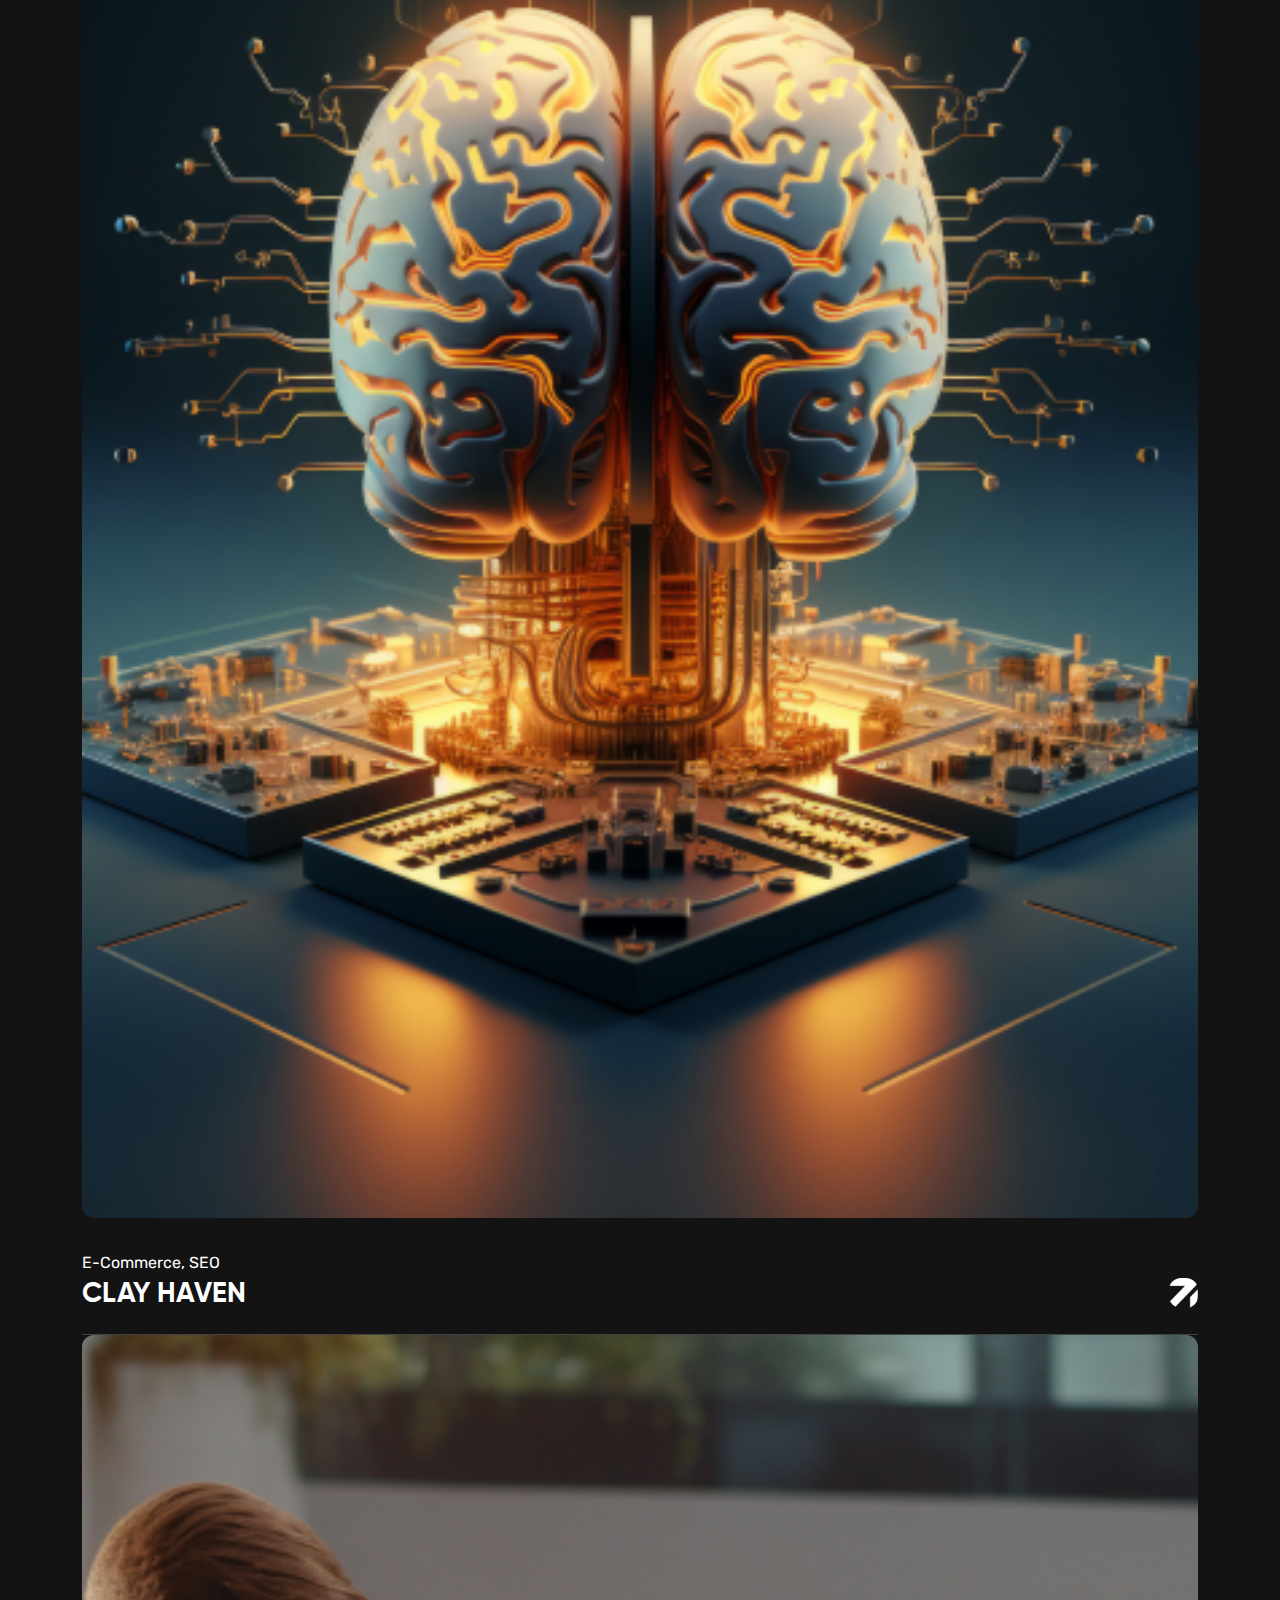
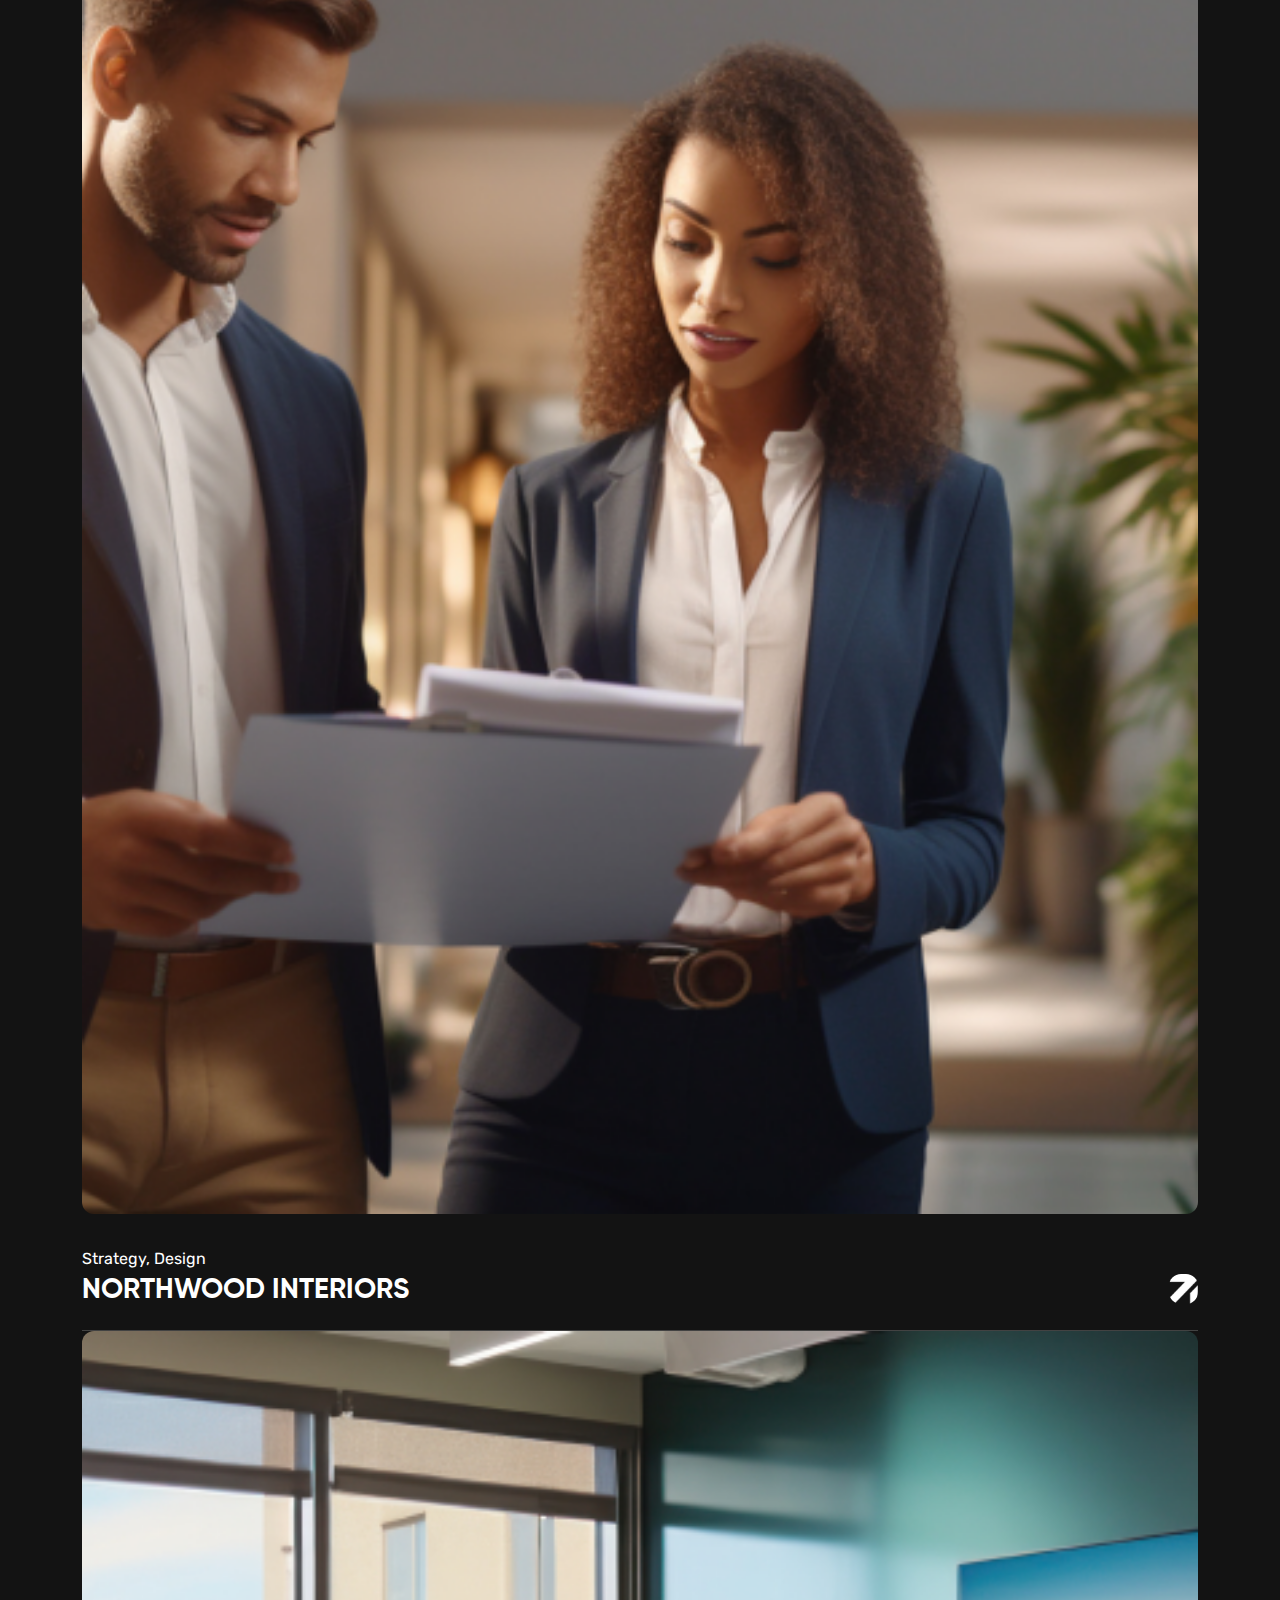
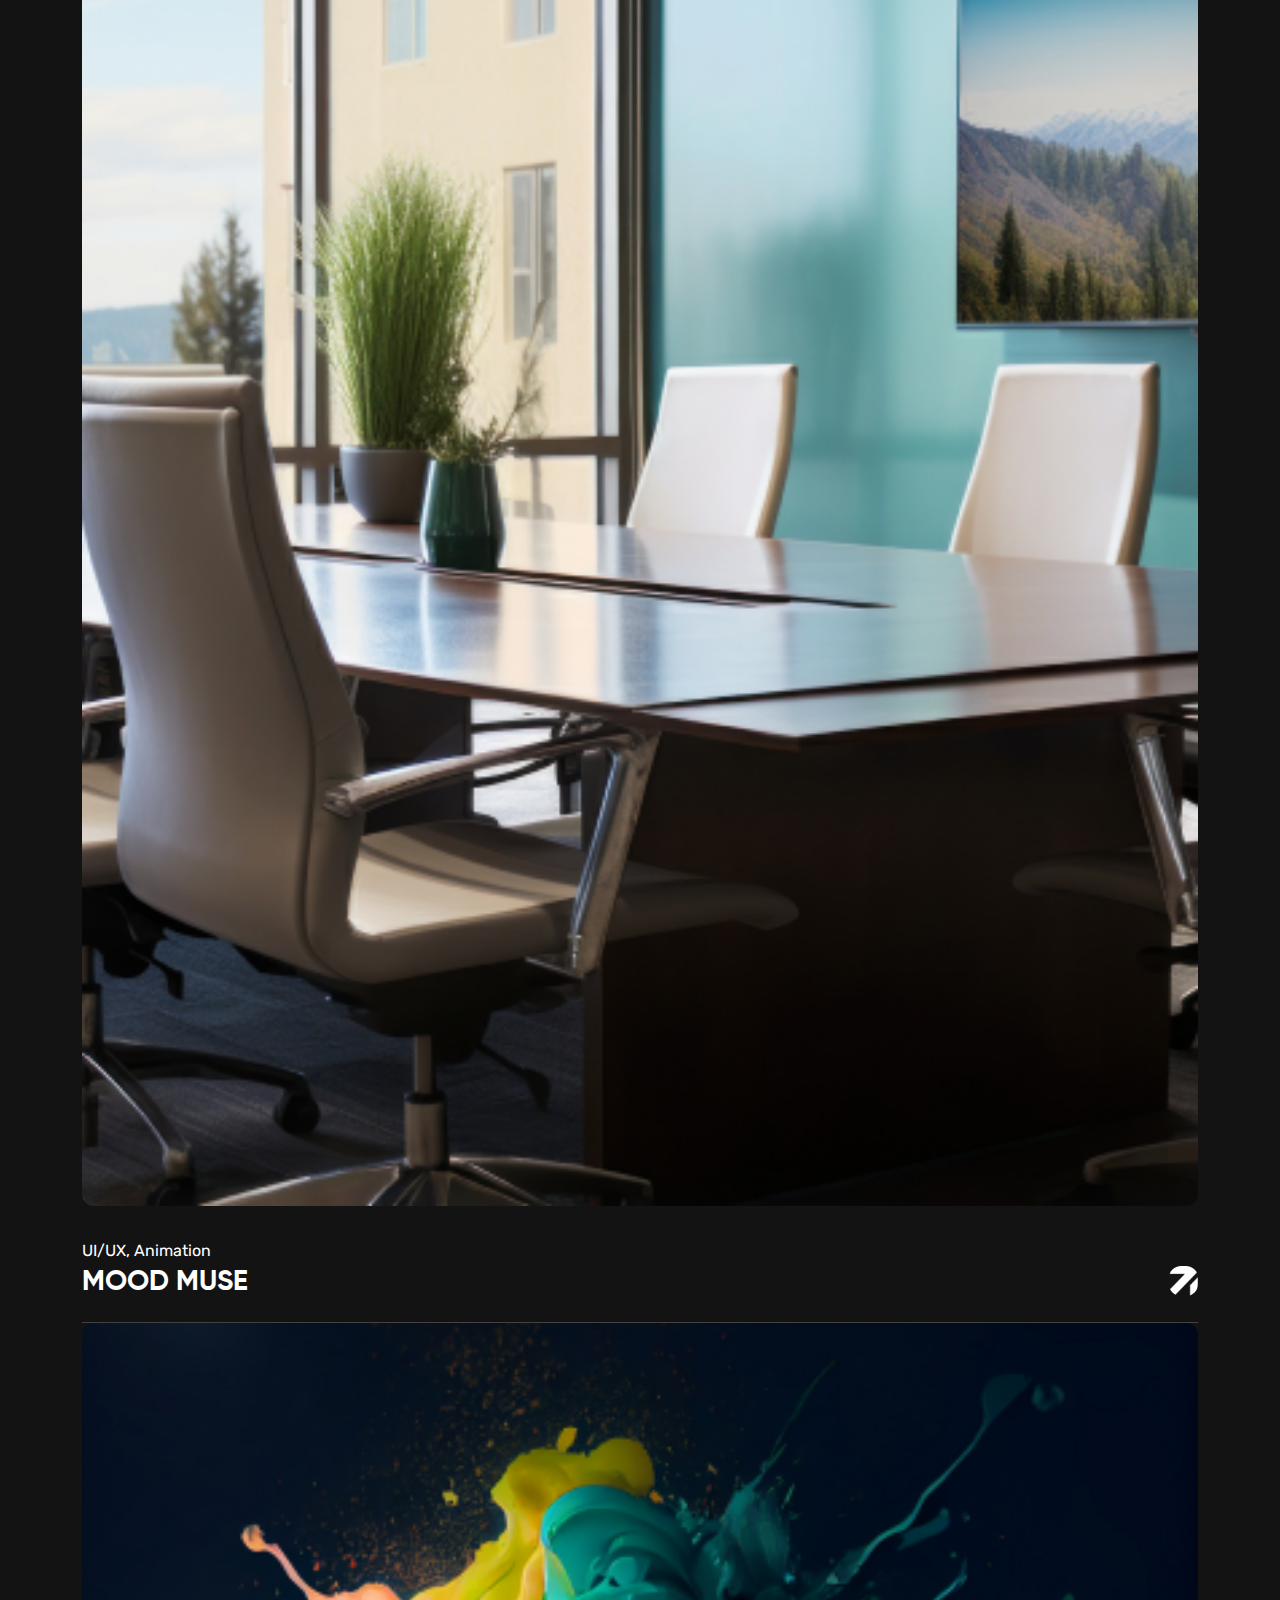
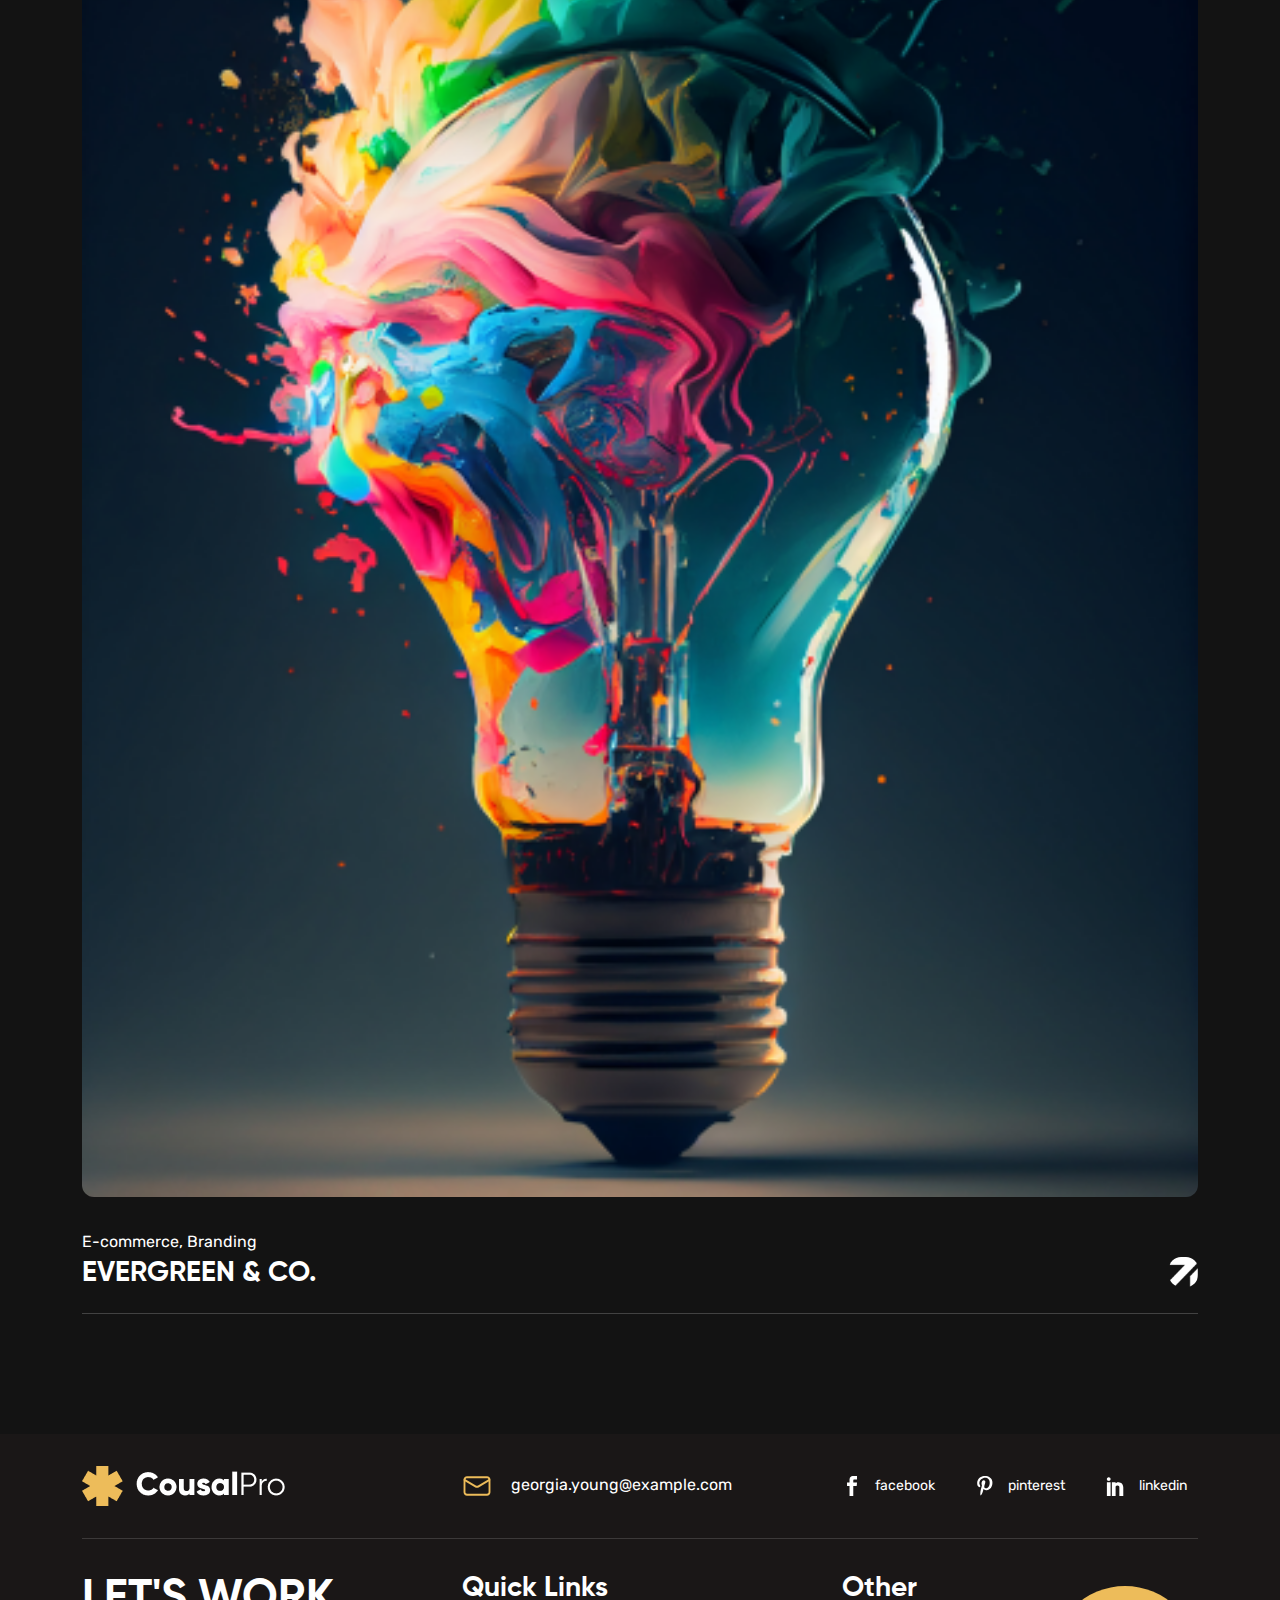
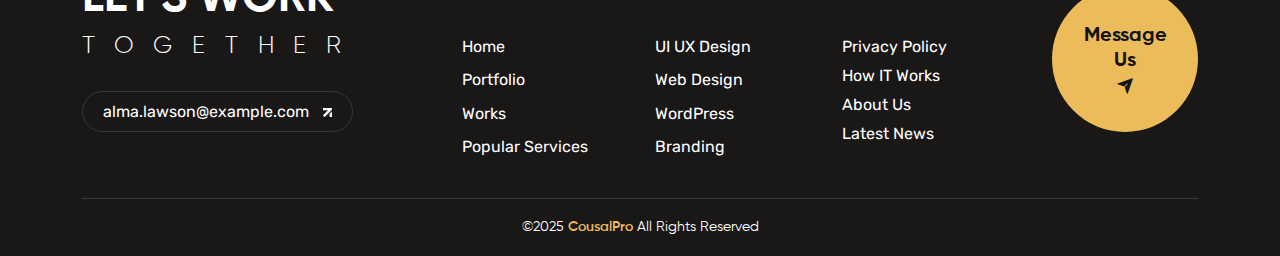
<file: project-details.html>
<!DOCTYPE html>
<html dir="ltr" lang="zxx">

<head>
    <meta name="viewport" content="width=device-width,initial-scale=1.0" />
    <meta charset="utf-8" />
    <meta name="description" content="SwiftBiz - " />
    <meta name="keywords" content="delivery, item transport, logistics, product delivery, product transport, shipping, supply, transport, transport agency, transportation" />
    <meta name="author" content="CousalPro" />

    <title>CousalPro - Web Design Agency HTML Template</title>

    <link rel="icon" type="image/png" href="images/logo/favicon.png" />

    <link rel="stylesheet" href="./css/font-main.css">
    <link rel="preconnect" href="https://fonts.googleapis.com">
    <link rel="preconnect" href="https://fonts.gstatic.com" crossorigin>
    <link href="https://fonts.googleapis.com/css2?family=Rubik:ital,wght@0,300..900;1,300..900&display=swap" rel="stylesheet">

    <link rel="stylesheet" href="css/bootstrap.min.css" />
    <link rel="stylesheet" href="css/fontawesome.min.css">
    <link rel="stylesheet" href="css/magnific-popup.min.css" />
    <link rel="stylesheet" href="css/slick.min.css" />
    <link rel="stylesheet" href="css/nice-select.min.css" />
    <link rel="stylesheet" href="css/animate.min.css" />
    <link rel="stylesheet" href="css/style.css" />

    <!--[if lt IE 9]>
    <script src="https://oss.maxcdn.com/html5shiv/3.7.2/html5shiv.min.js"></script>
    <script src="https://oss.maxcdn.com/respond/1.4.2/respond.min.js"></script>
    <![endif]-->
</head>

<body>
    <!-- Preloader Start  -->
    <div id="preloader">
        <div id="preloader-status">
            <div id="wifi-loader">
                <svg viewBox="0 0 86 86" class="circle-outer">
                    <circle r="40" cy="43" cx="43" class="back"></circle>
                    <circle r="40" cy="43" cx="43" class="front"></circle>
                    <circle r="40" cy="43" cx="43" class="new"></circle>
                </svg>
                <svg viewBox="0 0 60 60" class="circle-middle">
                    <circle r="27" cy="30" cx="30" class="back"></circle>
                    <circle r="27" cy="30" cx="30" class="front"></circle>
                </svg>
                <div data-text="Loading..." class="text"></div>
            </div>
        </div>
    </div>
    <!-- Preloader End  -->

    <!-- Header Start -->
    <header class="header-area home-2 body-black p-relative ">
        <div class="menu-bar fixed-menu">
            <div class="container">
                <div class="row">
                    <div class="header-wrapper-2">

                        <div class="header-area-image logo-wrapper style-2">
                            <div class="logo">
                                <a href="index.html" class="standard-logo">
                                    <img src="./images/logo/header-logo.png" alt="standard-logo" >
                                </a>
                                <a href="index.html" class="sticky-logo">
                                    <img src="./images/logo/header-logo.png" alt="sticky-logo" >
                                </a>
                            </div>
                        </div>
                        <div class="header-area-menu style-2 p-relative z-index-11">
                            <nav class="main-menu ">
                                <ul>
                                    <li>
                                        <a class="plus-icon" href="./index.html">Home</a>
                                        <ul class="sub-menu">
                                            <li><a href="index.html">HomeOne</a></li>
                                            <li><a href="index-two.html">HomeTwo</a></li>
                                        </ul>
                                    </li>
                                    <li><a href="about.html">About</a></li>
                                    <li>
                                        <a class="plus-icon" href="service.html">Services</a>
                                        <ul class="sub-menu">
                                            <li><a href="service.html">Services Page</a></li>
                                            <li><a href="services-details.html">Services Details</a></li>
                                        </ul>
                                    </li>
                                    <li><a class="plus-icon" href="pricing.html">Pages</a>
                                        <ul class="sub-menu">
                                            <li><a href="projects.html">Project Page</a></li>
                                            <li><a href="project-details.html">Project Details</a></li>
                                            <li><a href="pricing.html">Pricing</a></li>
                                            <li><a href="team.html">Team</a></li>
                                            <li><a href="team-details.html">Team Details</a></li>
                                            <li><a href="error.html">Error-404</a></li>
                                        </ul>
                                    </li>                                    
                                    <li>
                                        <a class="plus-icon" href="blog.html">Blogs</a>
                                        <ul class="sub-menu">
                                            <li><a href="./blog.html">Blog Page</a></li>
                                            <li><a href="./blog-details.html">Blog Details</a></li>
                                        </ul>
                                    </li>
                                    <li><a href="contact.html">Contact</a></li>
                                </ul>
                            </nav>
                        </div>
                        <div class="header-right">
                            <span>
                                <a class="search-btn-active" href="#"><i class="fa-solid fa-magnifying-glass"></i></a>
                            </span>
                            <div class="header-area-touch-btn">
                                <a href="contact.html">Get In Touch</a>
                            </div>
                            <div id="toggle-button">
                                <button><i class="fa-solid fa-bars"></i></button>
                            </div>
                            <div class="header-area-menu-icon ">
                                <a class="canvas canvas-menu" href="#">
                                    <span class="icon-wish-list"></span>
                                    Menu
                                </a>
                            </div>
                        </div>
                    </div>
                    
                    <!-- Mobile Responsive Toggle Btn Start  -->
                    <div class="toggle-menus" id="toggle-active">
                        <div class="toggle-menu-header d-flex justify-content-between mb-40">
                            <div class="logo">
                                <img src="./images/logo/header-logo.png" alt="logo">
                            </div>
                            <div class="toggle-close-icon">
                                <i class="fa-solid fa-xmark"></i>
                            </div>
                        </div> 
                        
                        <nav>
                            <ul>
                                <li>
                                    <a href="index.html">Home</a>
                                    <div class="dropdown-btn">
                                        <button class="n  width-100" onclick="toggleList(1)"><i
                                                class="fa-solid fa-plus"></i></button>
                                    </div>
                                    <ul id="dropdown-toggle-menu-1" class=" hidden-list">
                                        <li><a href="index.html">HomeOne</a></li>
                                        <li><a href="index-two.html">HomeTwo</a></li>
                                    </ul>
                                </li>
                                <li><a href="about.html">About</a></li>
                                <li>
                                    <a href="./service.html">Services</a>
                                    <div class="dropdown-btn">
                                        <button class="dropdown-toggle-btn width-100" onclick="toggleList(3)"><i
                                                class="fa-solid fa-plus"></i></button>
                                    </div>
                                    <ul id="dropdown-toggle-menu-3" class=" hidden-list">
                                        <li><a href="service.html">Services Page</a></li>
                                        <li><a href="services-details.html">Services Details</a></li>
                                    </ul>

                                </li>
                                
                                <li><a href="pricing.html">Pages</a>
                                    <div class="dropdown-btn">
                                        <button class="dropdown-toggle-btn width-100" onclick="toggleList(2)"><i
                                                class="fa-solid fa-plus"></i></button>
                                    </div>
                                    <ul id="dropdown-toggle-menu-2" class=" hidden-list">
                                        <li><a href="projects.html">Project Page</a></li>
                                        <li><a href="project-details.html">Project Details</a></li>
                                        <li><a href="pricing.html">Pricing</a></li>
                                        <li><a href="team.html">Team</a></li>
                                        <li><a href="team-details.html">Team Details</a></li>
                                        <li><a href="error.html">Error-404</a></li>
                                    </ul>
                                </li>
                                
                                <li>
                                    <a href="./blog.html">Blogs</a>
                                    <div class="dropdown-btn">
                                        <button class="dropdown-toggle-btn width-100" onclick="toggleList(5)"><i
                                                class="fa-solid fa-plus"></i></button>
                                    </div>
                                    <ul id="dropdown-toggle-menu-5" class=" hidden-list">
                                        <li><a href="./blog.html">Blog Page</a></li>
                                        <li><a href="./blog-details.html">Blog Details</a></li>
                                    </ul>
                                </li>

                                <li><a href="contact.html">Contact</a></li>

                            </ul>
                        </nav>
                        <div class="toggle-menu-contact">
                            <h4 class="mb-25">Contact Info</h4>
                            <div class="address mb-20">
                                <i class="mr-10 fa-solid fa-location-dot"></i>
                                <span>2972 Westheimer Rd. Santa Ana </span>
                            </div>
                            <div class="email mb-20">
                                <i class="mr-10 fa-regular fa-envelope"></i>
                                <a href="mailto:georgia.young@example.com"> georgia.young@example.com </a>
                            </div>
                            <div class="phone">
                                <i class="mr-10 fa-solid fa-phone"></i>
                                <span> +123-456-7890 </span>
                            </div>
                        </div>
                        <div class="toggle-social-icon">
                            <ul class="d-flex justify-content-between">
                                <li><a href="https://www.facebook.com/"><i class="fa-brands fa-facebook-f"></i></a>
                                </li>
                                <li><a href="https://x.com/"><i class="fa-brands fa-twitter"></i></a></li>
                                <li><a href="https://www.linkedin.com/"><i class="fa-brands fa-linkedin-in"></i></a>
                                </li>
                                <li><a href="https://dribbble.com/"><i class="fa-solid fa-basketball"></i></a></li>
                            </ul>
                        </div>
                    </div>
                    <!-- Mobile Responsive Toggle Btn End  -->
                </div>
            </div>
        </div>
    </header>
    <!-- Header End -->

    <!-- Off Canvas Start  -->
    <div class="off-canvas-menu">
        <div class="off-canvas-menu-wrapper" style="background: #333333;">
            <div class="off-canvas-menu-header d-flex justify-content-between mb-40">
                <div class="logo">
                    <img src="./images/logo/header-logo.png" alt="logo">
                </div>
                <div class="close-icon">
                    <i class="fa-solid fa-xmark"></i>
                </div>
            </div>
            <div class="content">
                <h4 class="mb-30 text-center">Get Appointment</h4>
                <div class="appatment-form">
                    <form action="/submit-your-form-handler" method="post">
                        <input type="text" placeholder="Name" id="name" name="name" required>

                        <input type="email" id="email" name="email" placeholder="Email Address" required>

                        <textarea id="message" name="message" placeholder="Message" required></textarea>

                        <div class="appertment-btn">
                            <a href="#">Submit Now</a>
                        </div>
                    </form>
                </div>
                <div class="team-area-member-social-link offcanves-socail-icon  text-center mt-35">
                    <ul>
                        <li><a href="https://www.facebook.com"><i
                                    class="fa-brands fa-facebook-f"></i></a></li>
                        <li><a href="https://www.x.com"><i class="fa-brands fa-twitter"></i></a></li>
                        <li><a href="https://www.linkedin.com"><i
                                    class="fa-brands fa-linkedin-in"></i></a></li>
                        <li><a href="https://www.dribbble.com"><i
                                    class="fa-solid fa-basketball"></i></a></li>
                    </ul>
                </div>
            </div>
        </div>
    </div>

    <div class="off-canvas-menu-overlay">
    </div>
    <!-- Off Canvas End  -->

    <!-- Search Btn Start -->
    <div class="search-menu-container">
        <form action="/search" method="GET">
            <input type="text" name="query" class="input-field" placeholder="Search...">
            <button type="submit" class="submit-btn">
                <i class="fas fa-search"></i>
            </button>
        </form>
        <button type="button" class="close-btn">
            <i class="fas fa-times"></i>
        </button>
    </div>

    <div class="search-menu-overlay">
    </div>
    <!-- Search Btn End -->

    <!-- page Header / Breadcrumbe Start -->
    <div class="pages-heading p-relative body-black">
        <div class="container-custom">
            <div class="row">
                <div class="pages-heading-image p-relative z-index-1">
                    <img src="./images/services/service-detalis-page-headin-img.png" alt="">
                </div>
                <div class="pages-heading-text style-2 p-absolute z-index-1">
                    <div> 
                        <a href="index.html">Home</a> / <span>Portfolio Details</span>
                    </div>
                    <h2>Web Design & Development</h2>
                </div>
            </div>
        </div>
    </div>

    <!-- Project-details Section Start !-->
    <div class="project-detail-area body-black">
        <div class="container">
            <!-- Image gallery Start -->
            <div class="row gy-3">
                <div class="col-12 col-lg-8">
                    <div class="project-gallery-image">
                        <img src="images/project-detail/10_case_details_1.png" alt="project-details" >
                    </div>
                </div>
                <div class="col-12 col-lg-4">
                    <div class="d-flex flex-column gap-4">
                        <div class="project-gallery-image">
                            <img src="images/project-detail/10_case_details_2.png" alt="project-details" >
                        </div>
                        <div class="project-gallery-image">
                            <img src="images/project-detail/10_case_details_3.png" alt="project-details" >
                        </div>
                    </div>
                </div>
            </div>
            <!-- Image gallery End -->
            <!-- Content section Start -->
            <div class="row mt-65">
                <div class="col-12 col-xl-4">
                    <div class="project-info-widget">
                        <div class="info-item">
                            <h3>Case Type</h3>
                            <p>Office Cleaning</p>
                        </div>
                        <div class="info-item">
                            <h3>Client</h3>
                            <p>eThemeStudio</p>
                        </div>
                        <div class="info-item">
                            <h3>Duration</h3>
                            <p>2 Days</p>
                        </div>
                        <div class="info-item">
                            <h3>Task</h3>
                            <p>Planning, Cleaning</p>
                        </div>
                    </div>
                </div>
                <div class="col-12 col-xl-8 project-details-padding-left">
                    <!-- overview start -->
                    <div class="mt-30 mt-lg-0">
                        <h2 class="project-details-title">Overview</h2>
                        <p class="mt-20 mb-0">Nemo enim ipsam voluptatem quia voluptas sit aspernatur aut odit aut fugit, sed quia consequ untur magni dolores eos qui ratione voluptatem sequi nesciunt. Neque porro quisquam est, qui dolorem ipsum quia dolor sit amet, consectetur, adipisci velit, sed quia non numquam eius modi tempora incidunt ut labore et dolore magnam aliquam quaerat voluptatem.</p>
                        <p class="mt-35 mb-0">Excepteur sint occaecat cupidatat non proident, sunt in culpa qui officia deserunt mollit anim id est laborum. Sed ut perspiciatis unde omnis iste natus error sit voluptatem accusantium doloremque laudantium, totam rem aperiam, eaque ipsa quae ab illo inventore veritatis et quasi architecto beatae vitae dicta sunt explicabo.</p>
                        
                        <h2 class="project-details-title mt-35">The Problem</h2>
                        <p class="mt-20 mb-0">Nemo enim ipsam voluptatem quia voluptas sit aspernatur aut odit aut fugit, sed quia consequuntur magni dolores eos qui ratione voluptatem sequi nesciunt. Neque porro quisquam est, qui dolorem ipsum quia dolor sit amet, consectetur</p>
                    </div>
                    <!-- Overview End -->
                    <!-- Challanges Start -->
                    <div class="row mt-50">
                        <div class="col-12 col-xl-6 col-md-6">
                            <h2 class="project-details-title">Challanges</h2>
                            <p class="mt-20 mb-0">Nemo enim ipsam voluptatem quia volup tas sit aspernatur aut odit aut fugit, sed quia consequuntur magni dolores eos qui ratione voluptatem sequi nesciunt. Neque porro quisquam est, qui dolorem ipsum quia dolor sit amet, consecte turmagni dol ores eos qui ratione voluptatem </p>
                        </div>
                        <div class="col-12 col-xl-6 col-md-6">
                            <div class="image mt-30 mt-md-0">
                                <img src="images/project-detail/10_case_details_4.png" alt="challanges" >
                            </div>
                        </div>
                    </div>
                    <!-- Challanges End -->
                    <!-- Solution Start -->
                    <div class="row mt-60 gx-sm-5">
                        <div class="col-12 col-xl-6 col-md-6">
                            <div class="image">
                                <img src="images/project-detail/10_case_details_5.png" alt="solution" >
                            </div>
                        </div>
                        <div class="col-12 col-xl-6 col-md-6 mt-30 mt-md-0">
                            <h2 class="project-details-title">Solutions</h2>
                            <div class="list-item-wrapper mt-25">
                                <div class="list-item style-two">
                                    <div class="icon">
                                        <i class="fa-solid fa-check"></i>
                                    </div>
                                    <p class="text">Dekhbe strud strud exercitation ullam co laboris onsequat. </p>
                                </div>
                                <div class="list-item style-two">
                                    <div class="icon">
                                        <i class="fa-solid fa-check"></i>
                                    </div>
                                    <p class="text">Duis aute irure dolor in reprehenderit lore eu fugiat.</p>
                                </div>
                                <div class="list-item style-two">
                                    <div class="icon">
                                        <i class="fa-solid fa-check"></i>
                                    </div>
                                    <p class="text">Excepteur sint occaecat cupidata</p>
                                </div>
                                <div class="list-item style-two">
                                    <div class="icon">
                                        <i class="fa-solid fa-check"></i>
                                    </div>
                                    <p class="text">Sunt in ficia desnios.</p>
                                </div>
                            </div>
                        </div>
                    </div>
                    <!-- Solution End -->
                    <div class="col-12">
                        <!-- Result Start -->
                        <div class="mt-40">
                            <h2 class="project-details-title">Result</h2>
                            <p class="mt-30">Nemo enim ipsam voluptatem quia voluptas sit aspernatur aut odit aut fugit, sed quia consequ untur magni dolores eos qui ratione voluptatem sequi nesciunt. Neque porro quisquam est, qui dolorem ipsum quia dolor sit amet, consectetur, adipisc</p>
                        </div>
                        <!-- Result End -->
                    </div>
                </div>
            </div>
            <!-- Content section End -->
        </div>
        <div class="mt-60">
            <div class="container">
                <!-- Similar project Start -->
                <div class="row">
                    <div class="col-12">
                        <div class="simillar-project-title mb-50">
                            <h2>You might also like</h2>
                        </div>
                    </div>
                </div>
                <div class="portfolio-slider-wrapper">
                    <div class="portfolio-area-wrapper">
                        <div class="portfolio-area-img mb-30">
                            <a href="project-details.html">
                                <img src="images/portfolio/projcet-page-1.png" alt="CLASSIC CONCRETE PLANTERS">
                            </a>
                        </div>

                        <div class="portfolio-area-info">
                            <span>Branding, UI/UX</span>
                            <div class="portfolio-area-content d-flex justify-content-between pb-23">
                                <h4>
                                    <a href="project-details.html">URBAN ROOTS</a>
                                </h4>
                                <a href="project-details.html" class="arrow-link">
                                    <img src="images/icon/home-1-up-arrwo-bold.svg" alt="arrow">
                                </a>
                            </div>
                        </div>
                    </div>
                    <div class="portfolio-area-wrapper">
                        <div class="portfolio-area-img mb-30">
                            <a href="project-details.html">
                                <img src="images/portfolio/projcet-page-2.png" alt="CLASSIC CONCRETE PLANTERS">
                            </a>
                        </div>
                        <div class="portfolio-area-info">
                            <span>Web Design, Development</span>
                            <div class="portfolio-area-content d-flex justify-content-between pb-23">
                                <h4>
                                    <a href="project-details.html">NOVA VISION</a>
                                </h4>
                                <a href="project-details.html" class="arrow-link">
                                    <img src="images/icon/home-1-up-arrwo-bold.svg" alt="arrow">
                                </a>
                            </div>
                        </div>
                    </div>
                    <div class="portfolio-area-wrapper">
                        <div class="portfolio-area-img mb-30">
                            <a href="project-details.html">
                                <img src="images/portfolio/projcet-page-3.png" alt="CLASSIC CONCRETE PLANTERS">
                            </a>
                        </div>
                        <div class="portfolio-area-info">
                            <span>E-Commerce, SEO</span>
                            <div class="portfolio-area-content d-flex justify-content-between pb-23">
                                <h4>
                                    <a href="project-details.html">CLAY HAVEN</a>
                                </h4>
                                <a href="project-details.html" class="arrow-link">
                                    <img src="images/icon/home-1-up-arrwo-bold.svg" alt="arrow">
                                </a>
                            </div>
                        </div>
                    </div>
                    <div class="portfolio-area-wrapper">
                        <div class="portfolio-area-img mb-30">
                            <a href="project-details.html">
                                <img src="images/portfolio/projcet-page-4.png" alt="CLASSIC CONCRETE PLANTERS">
                            </a>
                        </div>
                        <div class="portfolio-area-info">
                            <span>Strategy, Design</span>
                            <div class="portfolio-area-content d-flex justify-content-between pb-23">
                                <h4>
                                    <a href="project-details.html">NORTHWOOD INTERIORS</a>
                                </h4>
                                <a href="project-details.html" class="arrow-link">
                                    <img src="images/icon/home-1-up-arrwo-bold.svg" alt="arrow">
                                </a>
                            </div>
                        </div>
                    </div>
                    <div class="portfolio-area-wrapper">
                        <div class="portfolio-area-img mb-30">
                            <a href="project-details.html">
                                <img src="images/portfolio/projcet-page-5.png" alt="CLASSIC CONCRETE PLANTERS">
                            </a>
                        </div>

                        <div class="portfolio-area-info">
                            <span>UI/UX, Animation</span>
                            <div class="portfolio-area-content d-flex justify-content-between pb-23">
                                <h4>
                                    <a href="project-details.html">MOOD MUSE</a>
                                </h4>
                                <a href="project-details.html" class="arrow-link">
                                    <img src="images/icon/home-1-up-arrwo-bold.svg" alt="arrow">
                                </a>
                            </div>
                        </div>
                    </div>
                    <div class="portfolio-area-wrapper">
                        <div class="portfolio-area-img mb-30">
                            <a href="project-details.html">
                                <img src="images/portfolio/projcet-page-6.png" alt="CLASSIC CONCRETE PLANTERS">
                            </a>
                        </div>

                        <div class="portfolio-area-info">
                            <span>E-commerce, Branding</span>
                            <div class="portfolio-area-content d-flex justify-content-between pb-23">
                                <h4>
                                    <a href="project-details.html">EVERGREEN & CO.</a>
                                </h4>
                                <a href="project-details.html" class="arrow-link">
                                    <img src="images/icon/home-1-up-arrwo-bold.svg" alt="arrow">
                                </a>
                            </div>
                        </div>
                    </div>
                </div>
                <!-- Similar project End -->
            </div>
        </div>
    </div>
    <!-- Project-details Section end -->      

    <!-- Footer Start -->
    <footer class="footer-area footer-bg ">
        <div class="container">
            <div class="footer-top">
                <div class="row align-items-center">
                    <div class="col-lg-4">
                        <div class="footer-area-company-logo">
                            <a href="index.html">
                                <img src="./images/logo/footer-logo.png" alt="logo">
                            </a>
                        </div>
                    </div>
                    <div class="col-lg-4 col-md-6">
                        <div class="sce-email">
                            <a href="mailto:georgia.young@example.com">
                                <img class="mr-15" src="./images/icon/footer-email.svg" alt="envelope">
                                georgia.young@example.com
                            </a>
                        </div>
                    </div>
                    <div class="col-lg-4 col-md-6">
                        <div class="social-content">
                            <a href="https://www.facebook.com/">
                                <img src="images/icon/footer-social_facebook.svg" alt="facebook">
                                facebook
                            </a>

                            <a href="https://www.pinterest.com/">
                                <img src="images/icon/footer-social_pinterest.svg"
                                    alt="pinterest">
                                pinterest
                            </a>

                            <a href="https://www.linkedin.com/">
                                <img src="images/icon/footer-social_linkedin.svg" alt="linkedin">
                                linkedin
                            </a>
                        </div>
                    </div>
                </div>
            </div>
            <div class="footer-bottom">
                <div class="row ">
                    <div class="col-lg-4">
                        <div class="lets-work">
                            <div class="footer-area-heading-text">
                                <h2>Let's Work</h2>
                                <h4>Together</h4>
                            </div>
                            <div class="footer-area-company-fast-email pt-30">
                                <a href="mailto:alma.lawson@example.com"> alma.lawson@example.com
                                    <img class="pl-10" src="./images/icon/footer-up-awrro.svg" alt="up arrow">
                                </a>
                            </div>
                        </div>                        
                    </div>
                    <div class="col-lg-4">
                        <div class="footer-area-quick-menu-one ">
                            <h4 >Quick Links</h4>
                            <ul>
                                <li><a href="index.html">Home</a></li>
                                <li><a href="service.html">UI UX Design</a></li>
                                <li><a href="project-details.html"> Portfolio</a></li>
                                <li><a href="service.html"> Web Design</a></li>
                                <li><a href="about.html">Works</a></li>
                                <li><a href="service.html">WordPress</a></li>
                                <li><a href="services-details.html">Popular Services</a></li>
                                <li><a href="service.html">Branding</a></li>
                            </ul>
                        </div>
                    </div>
                    <div class="col-lg-4">
                        <div class="others">
                            <div class="footer-area-services">
                                <h4>Other</h4>
                                <ul>
                                    <li><a href="about.html">Privacy Policy</a></li>
                                    <li><a href="about.html">How IT Works</a></li>
                                    <li><a href="about.html">About Us</a></li>
                                    <li><a href="blog.html">Latest News</a></li>
                                </ul>
                            </div>
                            <div class="footer-area-sand-messege ">
                                <a href="contact.html">
                                    <h4>Message Us</h4>
                                    <span class="icon-send"></span>
                                </a>
                            </div>
                        </div>
                    </div>
                </div>
            </div>
            <!-- Copyright -->
            <div class="footer-copy-right-info d-flex justify-content-center align-items-center">
            <span>©2025 <a href="index.html">CousalPro</a> All Rights Reserved</span>
            </div>
        </div>
    </footer>
    <!-- Footer End -->

    <!-- Scroll Up Section Start -->
    <div id="scrollTop" class="scrollup-wrapper">
        <div class="scrollup-btn">
            <i class="fa-solid fa-chevron-up"></i>
        </div>
    </div>
    <!-- Scroll Up Section End -->

    <script src="js/jquery.min.js"></script>
    <script src="js/bootstrap.min.js"></script>
    <script src="js/jquery.nice-select.min.js"></script>
    <script src="js/slick.min.js"></script>
    <script src="js/jquery.counterup.min.js"></script>
    <script src="js/waypoints.js"></script>
    <script src="js/jquery.meanmenu.min.js"></script>
    <script src="js/jquery.magnific-popup.min.js"></script>
    <script src="js/inview.min.js"></script>
    <script src="js/wow.js"></script>
    <script src="js/tilt.jquery.js"></script>
    <script src="js/isotope.min.js"></script>
    <script src="js/jquery.imagesloaded.min.js"></script>
    <script src="js/scrollreveal.min.js"></script>
    <script src="js/custom.js"></script>

</body>

</html>
</file>
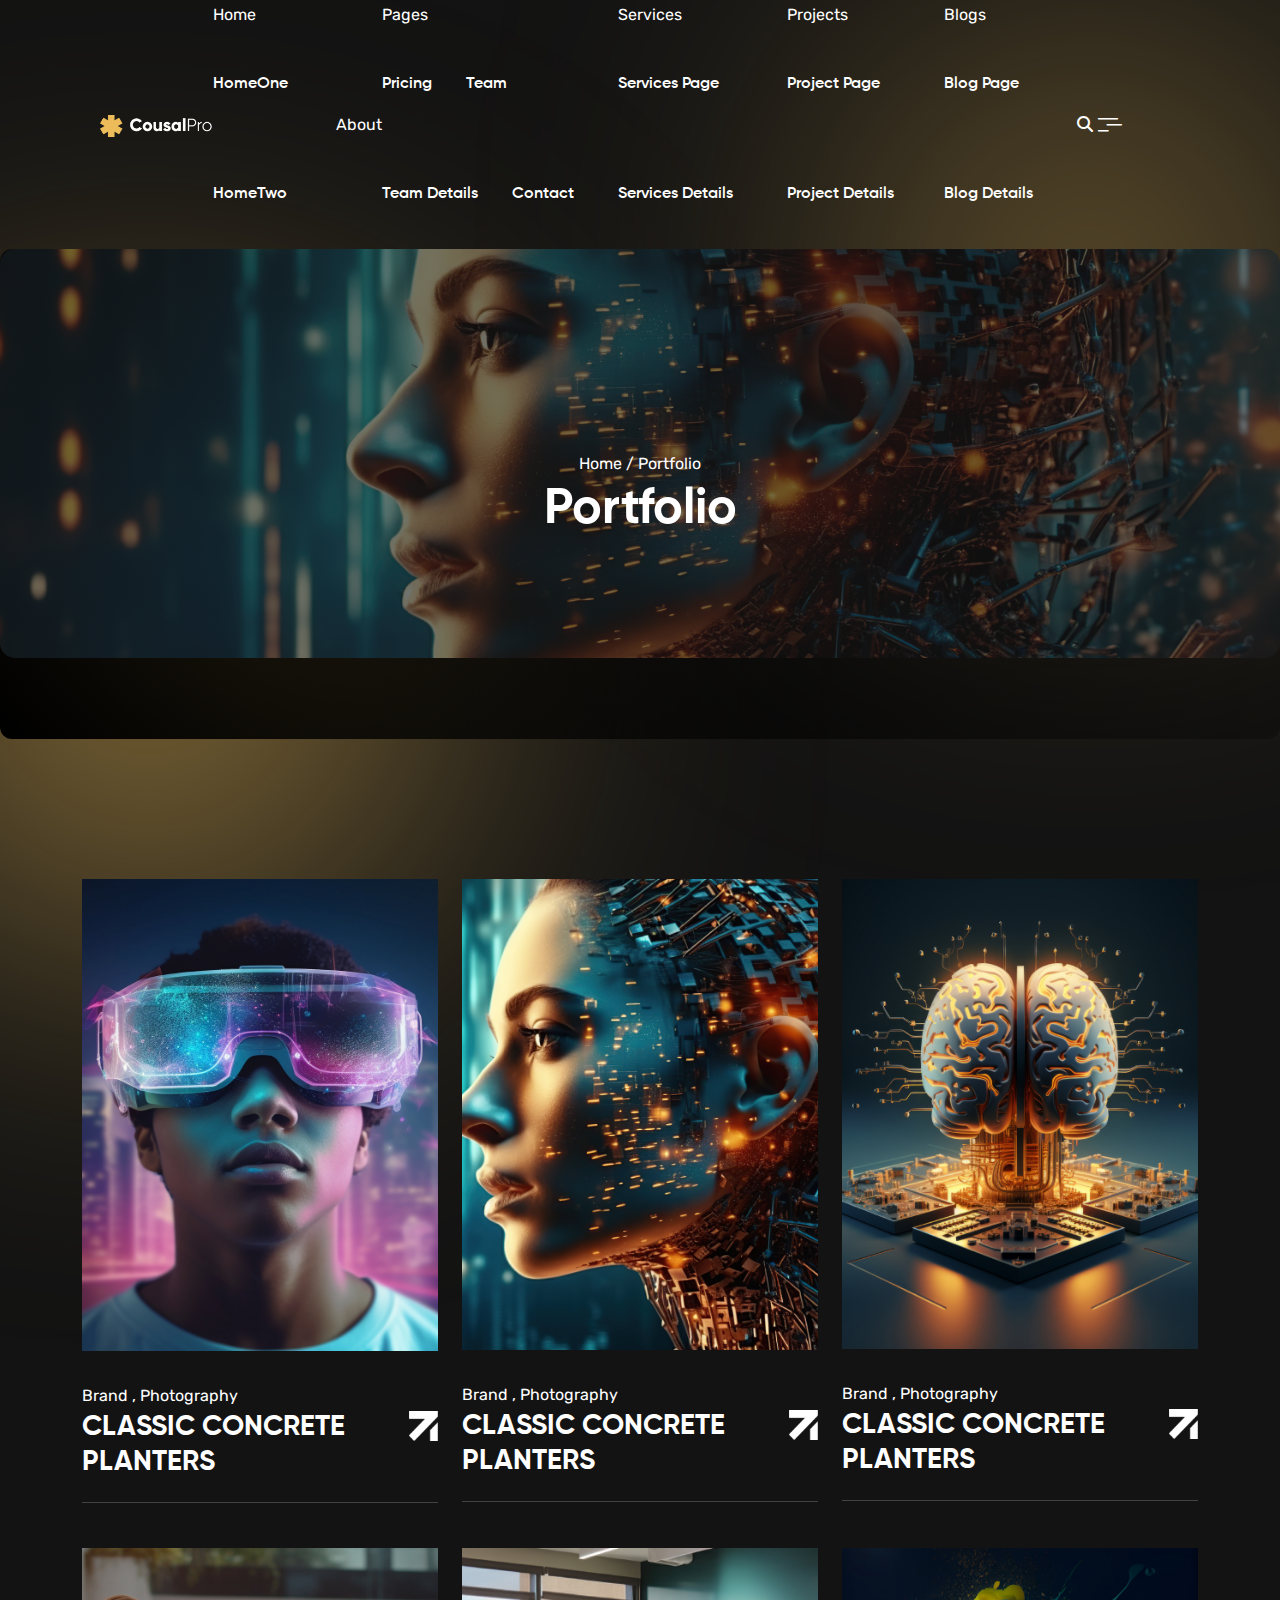
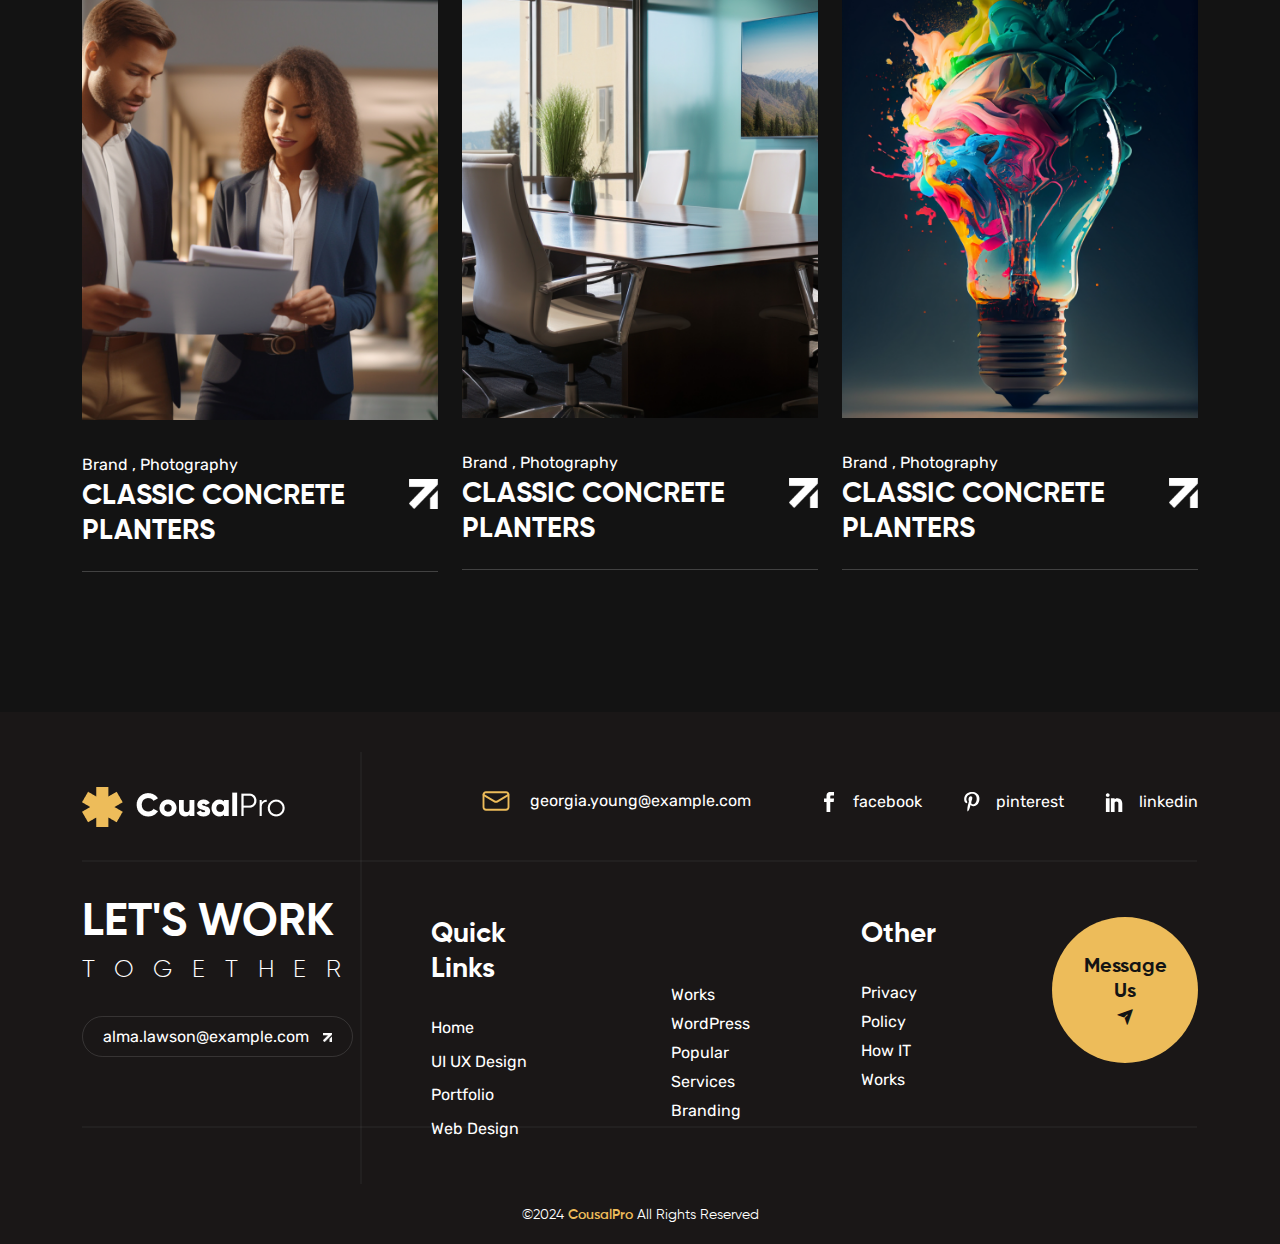
<file: projects.html>
<!DOCTYPE html>
<html dir="ltr" lang="zxx">

<head>
    <meta name="viewport" content="width=device-width,initial-scale=1.0" />
    <meta charset="utf-8" />
    <meta name="description" content="SwiftBiz - " />
    <meta name="keywords"
        content="delivery, item transport, logistics, product delivery, product transport, shipping, supply, transport, transport agency, transportation" />
    <meta name="author" content="CousalPro" />

    <title>CousalPro - Web Design Agency HTML Template</title>

    <link rel="icon" type="image/png" href="images/logo/favicon.png" />

    <link rel="stylesheet" href="./css/font-main.css">
    <link rel="preconnect" href="https://fonts.googleapis.com">
    <link rel="preconnect" href="https://fonts.gstatic.com" crossorigin>
    <link href="https://fonts.googleapis.com/css2?family=Rubik:ital,wght@0,300..900;1,300..900&display=swap"
        rel="stylesheet">

    <link rel="stylesheet" href="css/bootstrap.min.css" />
    <link rel="stylesheet" href="css/fontawesome.min.css">
    <link rel="stylesheet" href="css/magnific-popup.min.css" />
    <link rel="stylesheet" href="css/slick.min.css" />
    <link rel="stylesheet" href="css/nice-select.min.css" />
    <link rel="stylesheet" href="css/animate.min.css" />
    <link rel="stylesheet" href="css/style.css" />

    <!--[if lt IE 9]>
    <script src="https://oss.maxcdn.com/html5shiv/3.7.2/html5shiv.min.js"></script>
    <script src="https://oss.maxcdn.com/respond/1.4.2/respond.min.js"></script>
    <![endif]-->
</head>

<body>
    <!-- Preloader Start  -->
    <div id="preloader">
       <div id="preloader-status">
           <div id="wifi-loader">
               <svg viewBox="0 0 86 86" class="circle-outer">
               <circle r="40" cy="43" cx="43" class="back"></circle>
               <circle r="40" cy="43" cx="43" class="front"></circle>
               <circle r="40" cy="43" cx="43" class="new"></circle>
               </svg>
               <svg viewBox="0 0 60 60" class="circle-middle">
               <circle r="27" cy="30" cx="30" class="back"></circle>
               <circle r="27" cy="30" cx="30" class="front"></circle>
               </svg>
               <div data-text="Loading..." class="text"></div>
           </div>
       </div>
   </div>
    <!-- Preloader End  -->

    <!-- Header Start -->
    <header>
        <div class="header-area body-black p-relative ">
            <div class="menu-bar fixed-menu">
                <div class="container-fulid">
                    <div class="row align-items-center gx-0">
                        <div class="col-5 col-xl-2 col-lg-3 col-md-4 p-0">
                            <div class="header-area-image style-2 ml-100">
                                <a href="index.html"><img src="./images/logo/header-logo.png" alt="logo"></a>
                            </div>
                        </div>
                        <div class="col-7 col-xl-10 col-lg-9 col-md-8">
                            <div
                                class="header-area-menu style-2 d-flex justify-content-end  d-xl-flex d-lg-flex  d-md-flex align-items-center justify-content-xl-between justify-content-lg-between justify-content-md-end   p-relative z-index-11">
                                <nav>
                                    <ul
                                        class="main-menu  d-xl-flex d-lg-flex justify-content-center align-items-center">
                                        <li class="scroll-effect">
                                            <a class="plus-icon" href="./index.html">Home</a>
                                            <ul class="sub-menu">
                                                <li><a href="index.html">HomeOne</a></li>
                                                <li><a href="index-two.html">HomeTwo</a></li>
                                            </ul>
                                        </li>
                                        <li class="scroll-effect"><a href="about.html">About</a></li>
                                        <li class="scroll-effect"><a class="plus-icon" href="pricing.html">Pages</a>
                                            <ul class="sub-menu">
                                                <li><a href="./pricing.html">Pricing</a></li>
                                                <li><a href="./team.html">Team</a></li>
                                                <li><a href="./team-details.html">Team Details</a></li>
                                                <li><a href="./contact.html">Contact</a></li>
                                            </ul>
                                        </li>
                                        <li class="scroll-effect">
                                            <a class="plus-icon" href="service.html">Services</a>
                                            <ul class="sub-menu">
                                                <li><a href="service.html">Services Page</a></li>
                                                <li><a href="services-details.html">Services Details</a></li>
                                            </ul>
                                        </li>
                                        <li class="scroll-effect">
                                            <a class="plus-icon" href="projects.html">Projects</a>
                                            <ul class="sub-menu">
                                                <li><a href="projects.html">Project Page</a></li>
                                                <li><a href="project-details.html">Project Details</a></li>
                                            </ul>
                                        </li>
                                        <li class="scroll-effect">
                                            <a class="plus-icon" href="blog.html">Blogs</a>
                                            <ul class="sub-menu">
                                                <li><a href="./blog.html">Blog Page</a></li>
                                                <li><a href="./blog-details.html">Blog Details</a></li>
                                            </ul>
                                        </li>
                                        <li>
                                            <a class="search-btn-active" href="#"><i
                                                    class="fa-solid fa-magnifying-glass"></i></a>
                                        </li>
                                    </ul>
                                </nav>
                                <div class="header-area-touch-btn">
                                    <a href="contact.html">Get In Touch</a>
                                </div>
                                <div id="toggle-button">
                                    <a href="#"><i class="fa-solid fa-bars"></i></a>
                                </div>
                                <div class="header-area-menu-icon mr-157">
                                    <a class="canvas canvas-menu" href="#"><span
                                            class="icon-wish-list"></span></a>
                                </div>
                            </div>
                        </div>
                        <!-- Mobile Responsive Toggle Btn Start  -->
                        <div class="toggle-menus" id="toggle-active">
                            <div class="toggle-menu-header d-flex justify-content-between mb-40">
                                <div class="logo">
                                    <img src="./images/logo/header-logo.png" alt="logo">
                                </div>
                                <div class="toggle-close-icon">
                                    <i class="fa-solid fa-xmark"></i>
                                </div>
                            </div>
                            <nav>
                                <ul class="dropdown">
                                    <li>
                                        <a href="index.html">Home</a>
                                        <div class="dropdown-btn">
                                            <button class="n  width-100" onclick="toggleList(1)"><i
                                                    class="fa-solid fa-plus"></i></button>
                                        </div>
                                        <ul id="dropdown-toggle-menu-1" class=" hidden-list">
                                            <li><a href="index.html">HomeOne</a></li>
                                            <li><a href="index-two.html">HomeTwo</a></li>
                                        </ul>
                                    </li>
                                    <li><a href="about.html">About</a></li>
                                    <li><a href="pricing.html">Pages</a>
                                        <div class="dropdown-btn">
                                            <button class="dropdown-toggle-btn width-100" onclick="toggleList(2)"><i
                                                    class="fa-solid fa-plus"></i></button>
                                        </div>
                                        <ul id="dropdown-toggle-menu-2" class=" hidden-list">
                                            <li><a href="./pricing.html">Pricing</a></li>
                                            <li><a href="./team.html">Team</a></li>
                                            <li><a href="./team-details.html">Team Details</a></li>
                                            <li><a href="./contact.html">Contact</a></li>
                                        </ul>
                                    </li>
                                    <li>
                                        <a href="./service.html">Services</a>
                                        <div class="dropdown-btn">
                                            <button class="dropdown-toggle-btn width-100" onclick="toggleList(3)"><i
                                                    class="fa-solid fa-plus"></i></button>
                                        </div>
                                        <ul id="dropdown-toggle-menu-3" class=" hidden-list">
                                            <li><a href="service.html">Services Page</a></li>
                                            <li><a href="services-details.html">Services Details</a></li>
                                        </ul>

                                    </li>
                                    <li>
                                        <a href="./projects.html">Projects</a>
                                        <div class="dropdown-btn">
                                            <button class="dropdown-toggle-btn width-100" onclick="toggleList(4)"><i
                                                class="fa-solid fa-plus"></i></button>
                                        </div>
                                        <ul id="dropdown-toggle-menu-4" class=" hidden-list">
                                            <li><a href="./projects.html">Project Page</a></li>
                                            <li><a href="./project-details.html">Project Details</a></li>
                                        </ul>
                                    </li>
                                    
                                    <li>
                                        <a href="./blog.html">Blogs</a>
                                        <div class="dropdown-btn">
                                            <button class="dropdown-toggle-btn width-100" onclick="toggleList(5)"><i
                                                    class="fa-solid fa-plus"></i></button>
                                        </div>
                                        <ul id="dropdown-toggle-menu-5" class=" hidden-list">
                                            <li><a href="./blog.html">Blog Page</a></li>
                                            <li><a href="./blog-details.html">Blog Details</a></li>
                                        </ul>
                                    </li>
                                </ul>
                            </nav>
                            <div class="toggle-menu-contact">
                                <h4 class="mb-25">Contact Info</h4>
                                <div class="address mb-20">
                                    <i class="mr-10 fa-solid fa-location-dot"></i>
                                    <span>2972 Westheimer Rd. Santa Ana </span>
                                </div>
                                <div class="email mb-20">
                                    <i class="mr-10 fa-regular fa-envelope"></i>
                                    <a href="mailto:georgia.young@example.com"> georgia.young@example.com </a>
                                </div>
                                <div class="phone">
                                    <i class="mr-10 fa-solid fa-phone"></i>
                                    <span> +123-456-7890 </span>
                                </div>
                            </div>
                            <div class="toggle-social-icon">
                                <ul class="d-flex justify-content-between">
                                    <li><a href="https://www.facebook.com/"><i class="fa-brands fa-facebook-f"></i></a>
                                    </li>
                                    <li><a href="https://x.com/"><i class="fa-brands fa-twitter"></i></a></li>
                                    <li><a href="https://www.linkedin.com/"><i class="fa-brands fa-linkedin-in"></i>
                                    </li>
                                    <li><a href="https://dribbble.com/"><i class="fa-solid fa-basketball"></i></a></li>
                                </ul>
                            </div>
                        </div>
                        <!-- Mobile Responsive Toggle Btn End  -->
                    </div>
                </div>
            </div>
        </div>
    </header>
    <!-- Header End -->

    <!-- Off Canvas Start  -->
    <div class="off-canvas-menu">
        <div class="off-canvas-menu-wrapper" style="background: #333333;">
            <div class="off-canvas-menu-header d-flex justify-content-between mb-40">
                <div class="logo">
                    <img src="./images/logo/header-logo.png" alt="logo">
                </div>
                <div class="close-icon">
                    <i class="fa-solid fa-xmark"></i>
                </div>
            </div>
            <div class="content">
                <h4 class="mb-30 text-center">Get Appointment</h4>
                <div class="appatment-form">
                    <form action="/submit-your-form-handler" method="post">
                        <input type="text" placeholder="Name" id="name" name="name" required>

                        <input type="email" id="email" name="email" placeholder="Email Address" required>

                        <textarea id="message" name="message" placeholder="Message" required></textarea>

                        <div class="appertment-btn">
                            <a href="#">Submit Now</a>
                        </div>
                    </form>
                </div>
                <div class="team-area-member-social-link offcanves-socail-icon  text-center mt-35">
                    <ul>
                        <li class="d-inline"><a href="https://www.facebook.com/"><i
                                    class="fa-brands fa-facebook-f"></i></a></li>
                        <li class="d-inline"><a href="https://x.com/"><i class="fa-brands fa-twitter"></i></a></li>
                        <li class="d-inline"><a href="https://www.linkedin.com/"><i
                                    class="fa-brands fa-linkedin-in"></i></a></li>
                        <li class="d-inline"><a href="https://dribbble.com/"><i class="fa-solid fa-basketball"></i></a>
                        </li>
                    </ul>
                </div>
            </div>
        </div>
    </div>

    <div class="off-canvas-menu-overlay">
    </div>
    <!-- Off Canvas End  -->

    <!-- Search Btn Start -->
    <div class="search-menu-container">
        <form action="/search" method="GET">
            <input type="text" name="query" class="input-field" placeholder="Search...">
            <button type="submit" class="submit-btn">
                <i class="fas fa-search"></i>
            </button>
        </form>
        <button type="button" class="close-btn">
            <i class="fas fa-times"></i>
        </button>
    </div>

    <div class="search-menu-overlay">
    </div>
    <!-- Search Btn End -->

    <!-- Project Page Start  -->
    <div class="project-page body-black">
        <div class="pages-heading p-relative">
            <div class="pages-heading-image p-relative z-index-1">
                <img src="./images/portfolio/project-page-heading-img.png" alt="Project Hero">
            </div>

            <div class="pages-heading-text p-absolute z-index-1">
                <span>Home / Portfolio</span>
                <h2>Portfolio</h2>
            </div>
        </div>

        <div class="project-area pt-140 pb-80">
            <div class="container">
                <div class="row">
                    <div class=" col-xl-4 col-lg-4 col-md-4 ">
                        <div class="portfolio-area-wrapper projects-wrapper">
                            <div class="portfolio-area-img mb-30">
                                <a href="project-details.html">
                                    <img src="images/portfolio/projcet-page-1.png" alt="CLASSIC CONCRETE PLANTERS">
                                </a>
                            </div>

                            <div class="portfolio-area-info">
                                <span>Brand , Photography</span>
                                <div class="portfolio-area-content d-flex justify-content-between pb-23">
                                    <a href="project-details.html">
                                        <h4>CLASSIC CONCRETE <br> PLANTERS</h4>
                                    </a>
                                    <a href="project-details.html">
                                        <img src="images/icon/home-1-up-arrwo-bold.svg" alt="arrow">
                                    </a>
                                </div>
                            </div>
                        </div>
                    </div>

                    <div class=" col-xl-4 col-lg-4 col-md-4 ">
                        <div class="portfolio-area-wrapper projects-wrapper">
                            <div class="portfolio-area-img mb-30">
                                <a href="project-details.html">
                                    <img src="images/portfolio/projcet-page-2.png" alt="CLASSIC CONCRETE PLANTERS">
                                </a>
                            </div>
                            <div class="portfolio-area-info">
                                <span>Brand , Photography</span>
                                <div class="portfolio-area-content d-flex justify-content-between pb-23">
                                    <a href="project-details.html">
                                        <h4>CLASSIC CONCRETE <br> PLANTERS</h4>
                                    </a>
                                    <a href="project-details.html">
                                        <img src="images/icon/home-1-up-arrwo-bold.svg" alt="arrow">
                                    </a>
                                </div>
                            </div>
                        </div>
                    </div>

                    <div class=" col-xl-4 col-lg-4 col-md-4 ">
                        <div class="portfolio-area-wrapper projects-wrapper">
                            <div class="portfolio-area-img mb-30">
                                <a href="project-details.html">
                                    <img src="images/portfolio/projcet-page-3.png" alt="CLASSIC CONCRETE PLANTERS">
                                </a>
                            </div>
                            <div class="portfolio-area-info">
                                <span>Brand , Photography</span>
                                <div class="portfolio-area-content d-flex justify-content-between pb-23">
                                    <a href="project-details.html">
                                        <h4>CLASSIC CONCRETE <br> PLANTERS</h4>
                                    </a>
                                    <a href="project-details.html">
                                        <img src="images/icon/home-1-up-arrwo-bold.svg" alt="arrow">
                                    </a>
                                </div>
                            </div>
                        </div>
                    </div>

                    <div class=" col-xl-4 col-lg-4 col-md-4 ">
                        <div class="portfolio-area-wrapper projects-wrapper">
                            <div class="portfolio-area-img mb-30">
                                <a href="project-details.html">
                                    <img src="images/portfolio/projcet-page-4.png" alt="CLASSIC CONCRETE PLANTERS">
                                </a>
                            </div>
                            <div class="portfolio-area-info">
                                <span>Brand , Photography</span>
                                <div class="portfolio-area-content d-flex justify-content-between pb-23">
                                    <a href="project-details.html">
                                        <h4>CLASSIC CONCRETE <br> PLANTERS</h4>
                                    </a>
                                    <a href="project-details.html">
                                        <img src="images/icon/home-1-up-arrwo-bold.svg" alt="arrow">
                                    </a>
                                </div>
                            </div>
                        </div>
                    </div>

                    <div class=" col-xl-4 col-lg-4 col-md-4 ">
                        <div class="portfolio-area-wrapper projects-wrapper">
                            <div class="portfolio-area-img mb-30">
                                <a href="project-details.html">
                                    <img src="images/portfolio/projcet-page-5.png" alt="CLASSIC CONCRETE PLANTERS">
                                </a>
                            </div>

                            <div class="portfolio-area-info">
                                <span>Brand , Photography</span>
                                <div class="portfolio-area-content d-flex justify-content-between pb-23">
                                    <a href="project-details.html">
                                        <h4>CLASSIC CONCRETE <br> PLANTERS</h4>
                                    </a>
                                    <a href="project-details.html">
                                        <img src="images/icon/home-1-up-arrwo-bold.svg" alt="arrow">
                                    </a>
                                </div>
                            </div>
                        </div>
                    </div>

                    <div class=" col-xl-4 col-lg-4 col-md-4 ">
                        <div class="portfolio-area-wrapper projects-wrapper">
                            <div class="portfolio-area-img mb-30">
                                <a href="project-details.html">
                                    <img src="images/portfolio/projcet-page-6.png" alt="CLASSIC CONCRETE PLANTERS">
                                </a>
                            </div>

                            <div class="portfolio-area-info">
                                <span>Brand , Photography</span>
                                <div class="portfolio-area-content d-flex justify-content-between pb-23">
                                    <a href="project-details.html">
                                        <h4>CLASSIC CONCRETE <br> PLANTERS</h4>
                                    </a>
                                    <a href="project-details.html">
                                        <img src="images/icon/home-1-up-arrwo-bold.svg" alt="arrow">
                                    </a>
                                </div>
                            </div>
                        </div>
                    </div>
                </div>
            </div>
        </div>
    </div>
    <!-- Project Page End  -->

    <!-- Footer Start -->
    <footer>
        <div class="footer-area footer-bg ">
            <div class="container">
                <div class="row gx-0">
                    <div class="col-xl-3 col-lg-3 p-0">
                        <div class="footer-area-company-info p-relative">
                            <div class="footer-area-company-logo pt-75 pb-33">
                                <img src="./images/logo/footer-logo.png" alt="logo">
                            </div>
                            <hr class="line-1 p-absolute">
                            <hr class="mt-0 mb-0">
                            <div class="footer-area-heading-text pt-33 pb-31">
                                <h2>Let's Work</h2>
                                <h4>Together</h4>
                            </div>
                            <div class="footer-area-company-fast-email pb-69">
                                <a href="mailto:alma.lawson@example.com"> alma.lawson@example.com
                                    <img class="pl-10" src="./images/icon/footer-up-awrro.svg" alt="up arrow">
                                </a>
                            </div>
                            <hr class="mt-0 mb-16">
                        </div>
                    </div>

                    <div class="col-xl-9 col-lg-9">
                        <div class="footer-area-contract-info ">
                            <div
                                class="footer-area-social-info d-block d-xl-flex d-lg-flex d-md-flex justify-content-between align-items-center pt-74 pb-34">
                                <div class="sce-email ml-120">
                                    <a href="mailto:georgia.young@example.com">
                                        <img class="mr-15" src="./images/icon/footer-email.svg" alt="envelope">
                                        georgia.young@example.com
                                    </a>
                                </div>
                                <div class="social-content d-flex gap-40">
                                    <a href="https://www.facebook.com/">
                                        <img class="mr-10" src="images/icon/footer-social_facebook.svg" alt="facebook">
                                        facebook
                                    </a>

                                    <a href="https://www.pinterest.com/">
                                        <img class="mr-10" src="images/icon/footer-social_pinterest.svg"
                                            alt="pinterest">
                                        pinterest
                                    </a>

                                    <a href="https://www.linkedin.com/">
                                        <img class="mr-10" src="images/icon/footer-social_linkedin.svg" alt="linkedin">
                                        linkedin
                                    </a>
                                </div>
                            </div>
                        </div>

                        <div class="footer-area-quick-menu d-flex pt-67 pb-40 ml-120">
                            <div class="footer-area-quick-menu-one ">
                                <h4 class="mb-26">Quick Links</h4>
                                <ul>
                                    <li><a href="index.html">Home</a></li>
                                    <li><a href="service.html">UI UX Design</a></li>
                                    <li><a href="projects.html"> Portfolio</a></li>
                                    <li><a href="service.html"> Web Design</a></li>
                                </ul>
                            </div>

                            <div class="footer-area-quick-menu-two mt-63 ml-127 mr-92">
                                <ul>
                                    <li><a href="about.html">Works</a></li>
                                    <li><a href="service.html">WordPress</a></li>
                                    <li><a href="services-details.html">Popular Services</a></li>
                                    <li><a href="service.html">Branding</a></li>
                                </ul>
                            </div>

                            <div class="footer-area-services">
                                <h4 class="mb-26">Other</h4>
                                <ul>
                                    <li><a href="about.html">Privacy Policy</a></li>
                                    <li><a href="about.html">How IT Works</a></li>
                                </ul>
                            </div>

                            <div class="footer-area-sand-messege ml-110">
                                <a href="contact.html">
                                    <h4>Message Us</h4>
                                    <span class="icon-send"></span>
                                </a>
                            </div>
                        </div>
                    </div>
                </div>
            </div>

            <div class="footer-copy-right-info d-flex justify-content-center align-items-center pb-15 ">
                <span>©2024 <a href="index.html">CousalPro</a> All Rights Reserved</span>
            </div>
        </div>
    </footer>
    <!-- Footer End -->

    <!-- Scroll Up Section Start -->
    <div id="scrollTop" class="scrollup-wrapper">
        <div class="scrollup-btn">
            <i class="fa-solid fa-chevron-up"></i>
        </div>
    </div>
    <!-- Scroll Up Section End -->

    <script src="js/jquery.min.js"></script>
    <script src="js/bootstrap.min.js"></script>
    <script src="js/jquery.nice-select.min.js"></script>
    <script src="js/slick.min.js"></script>
    <script src="js/jquery.counterup.min.js"></script>
    <script src="js/waypoints.js"></script>
    <script src="js/jquery.meanmenu.min.js"></script>
    <script src="js/jquery.magnific-popup.min.js"></script>
    <script src="js/inview.min.js"></script>
    <script src="js/wow.js"></script>
    <script src="js/tilt.jquery.js"></script>
    <script src="js/isotope.min.js"></script>
    <script src="js/jquery.imagesloaded.min.js"></script>
    <script src="js/custom.js"></script>

</body>

</html>
</file>
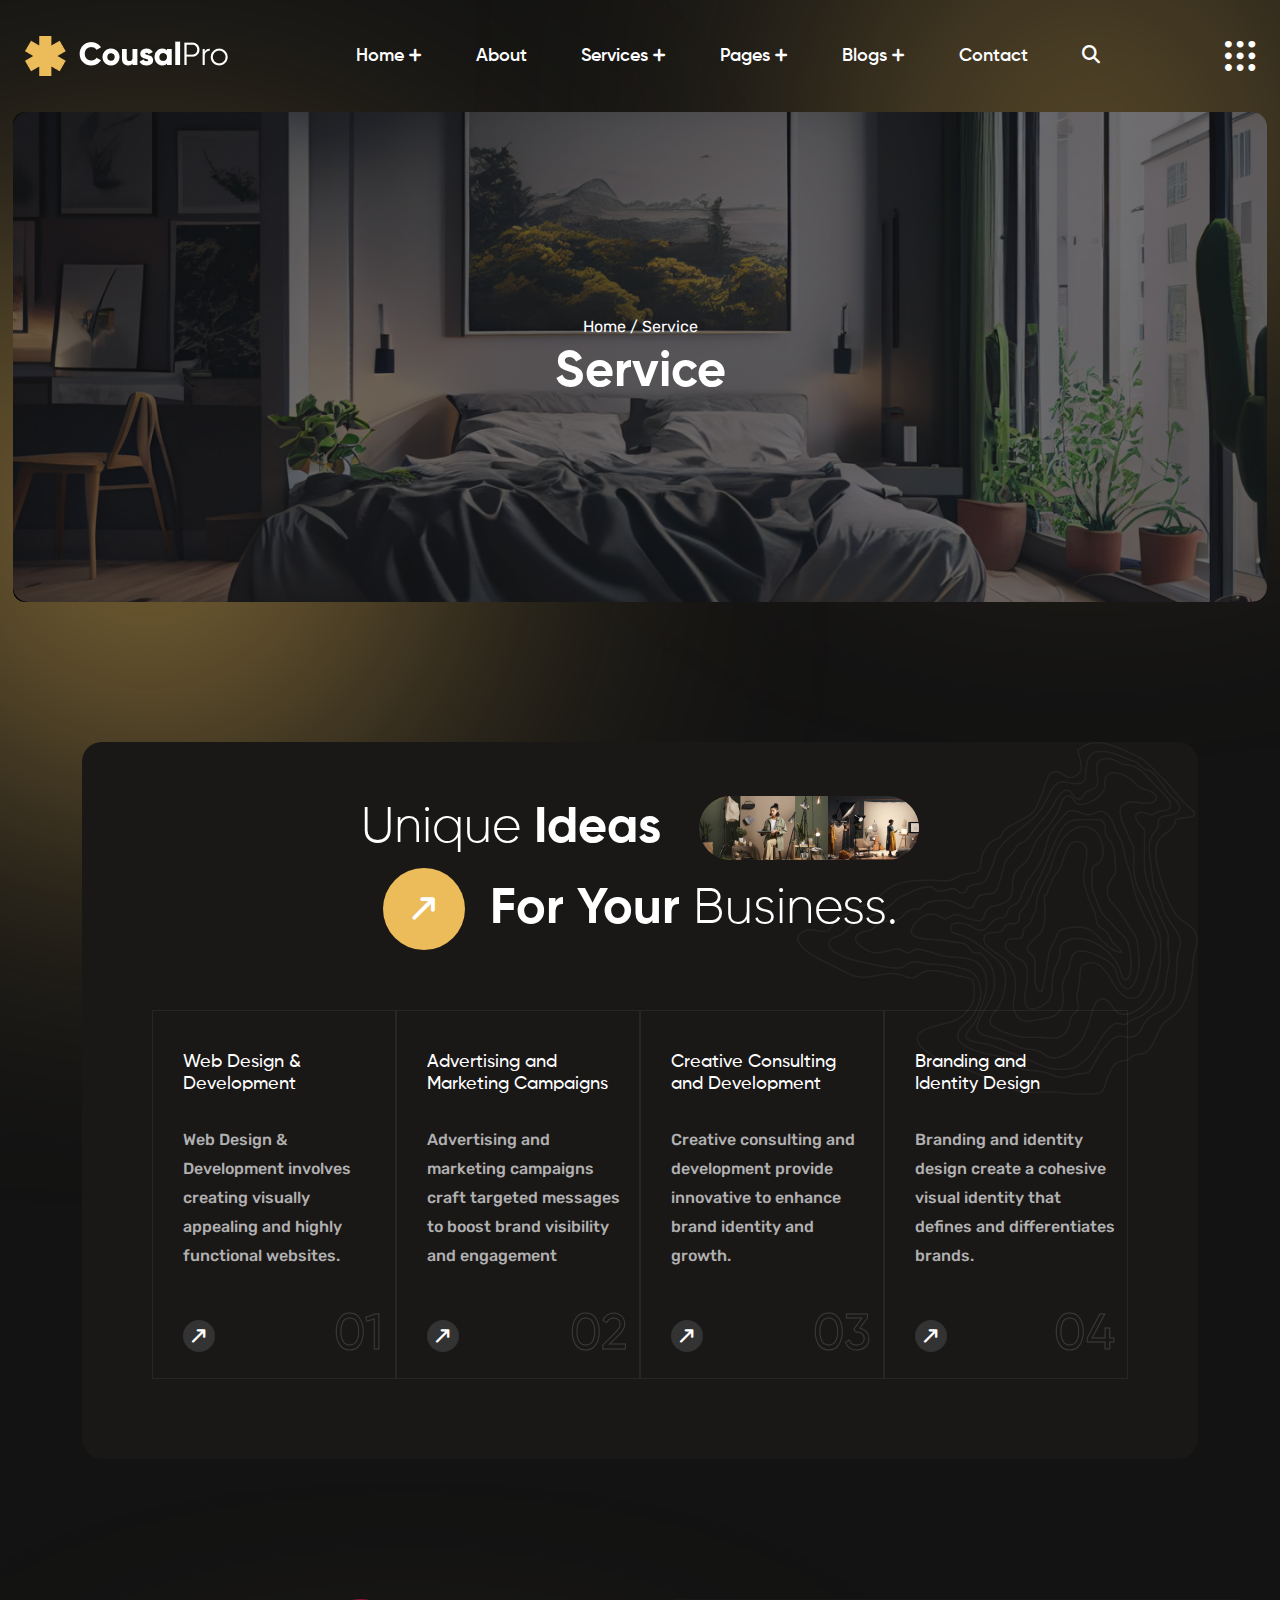
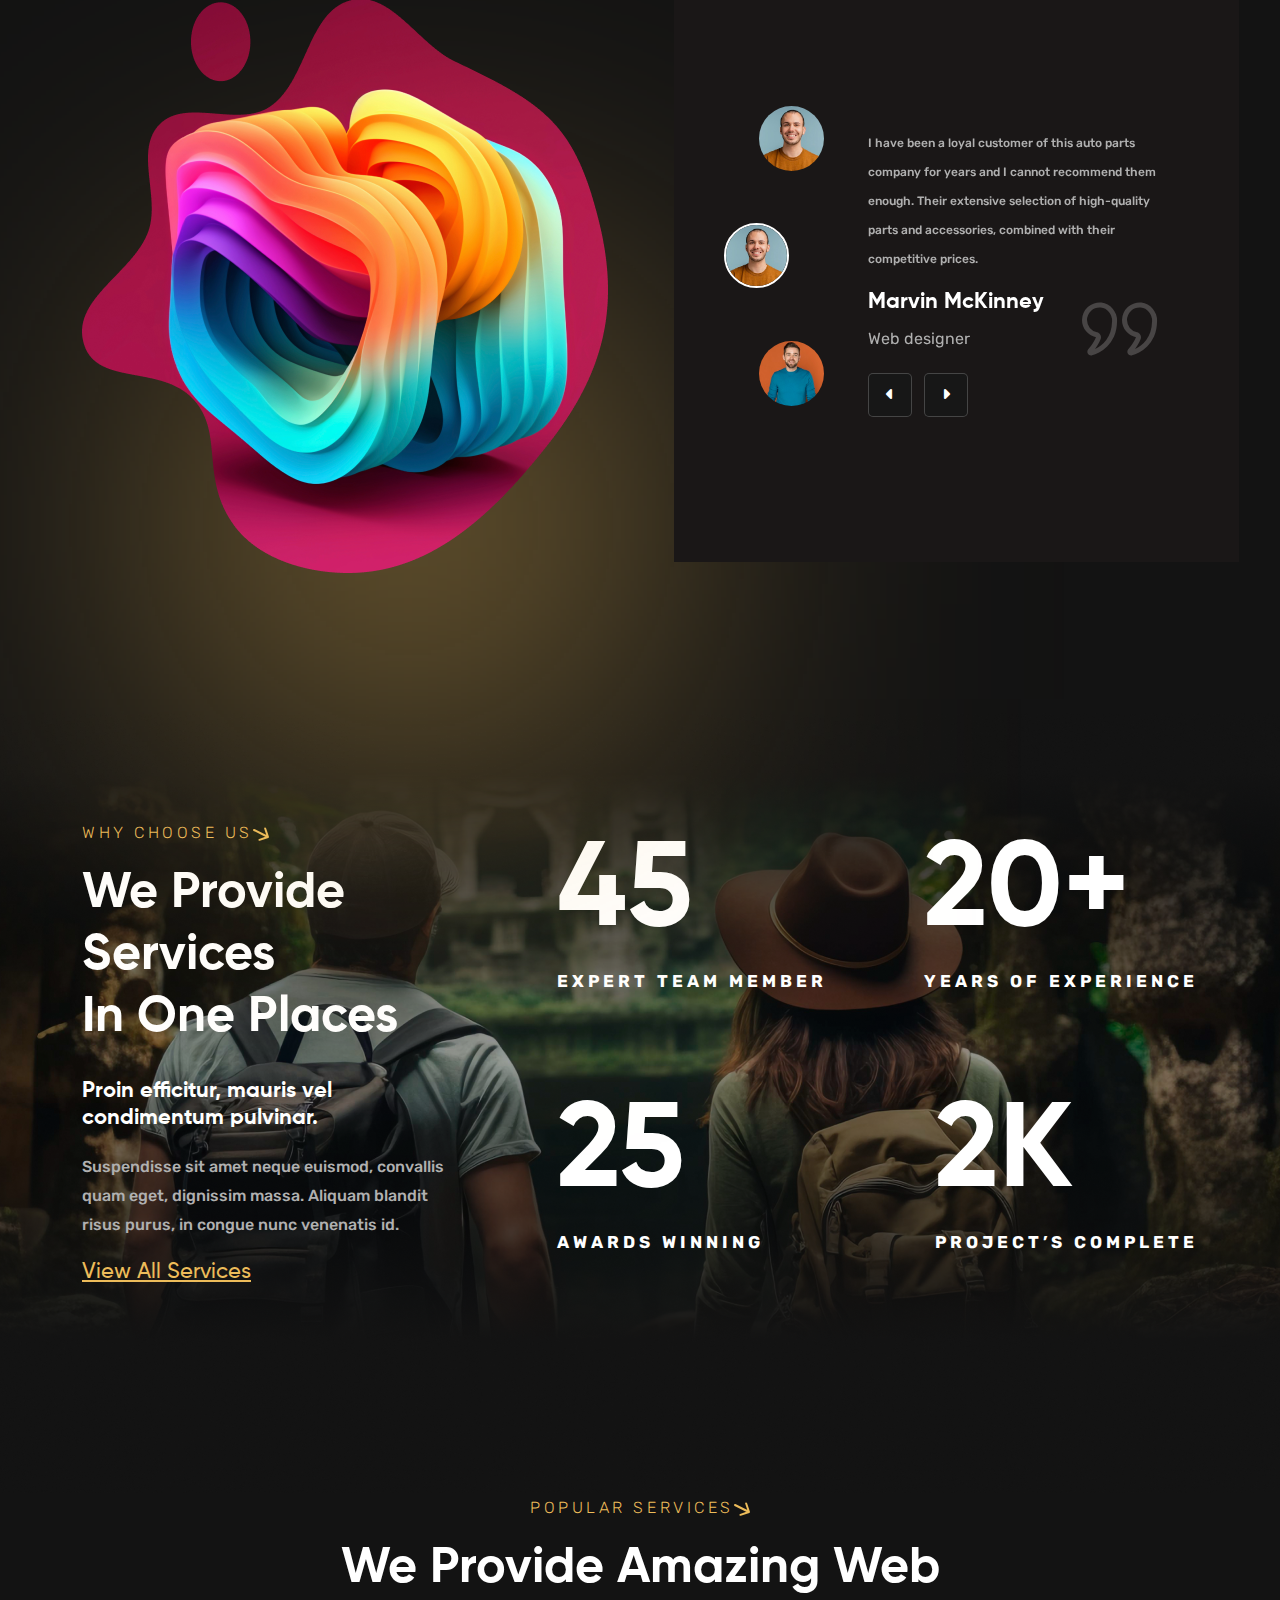
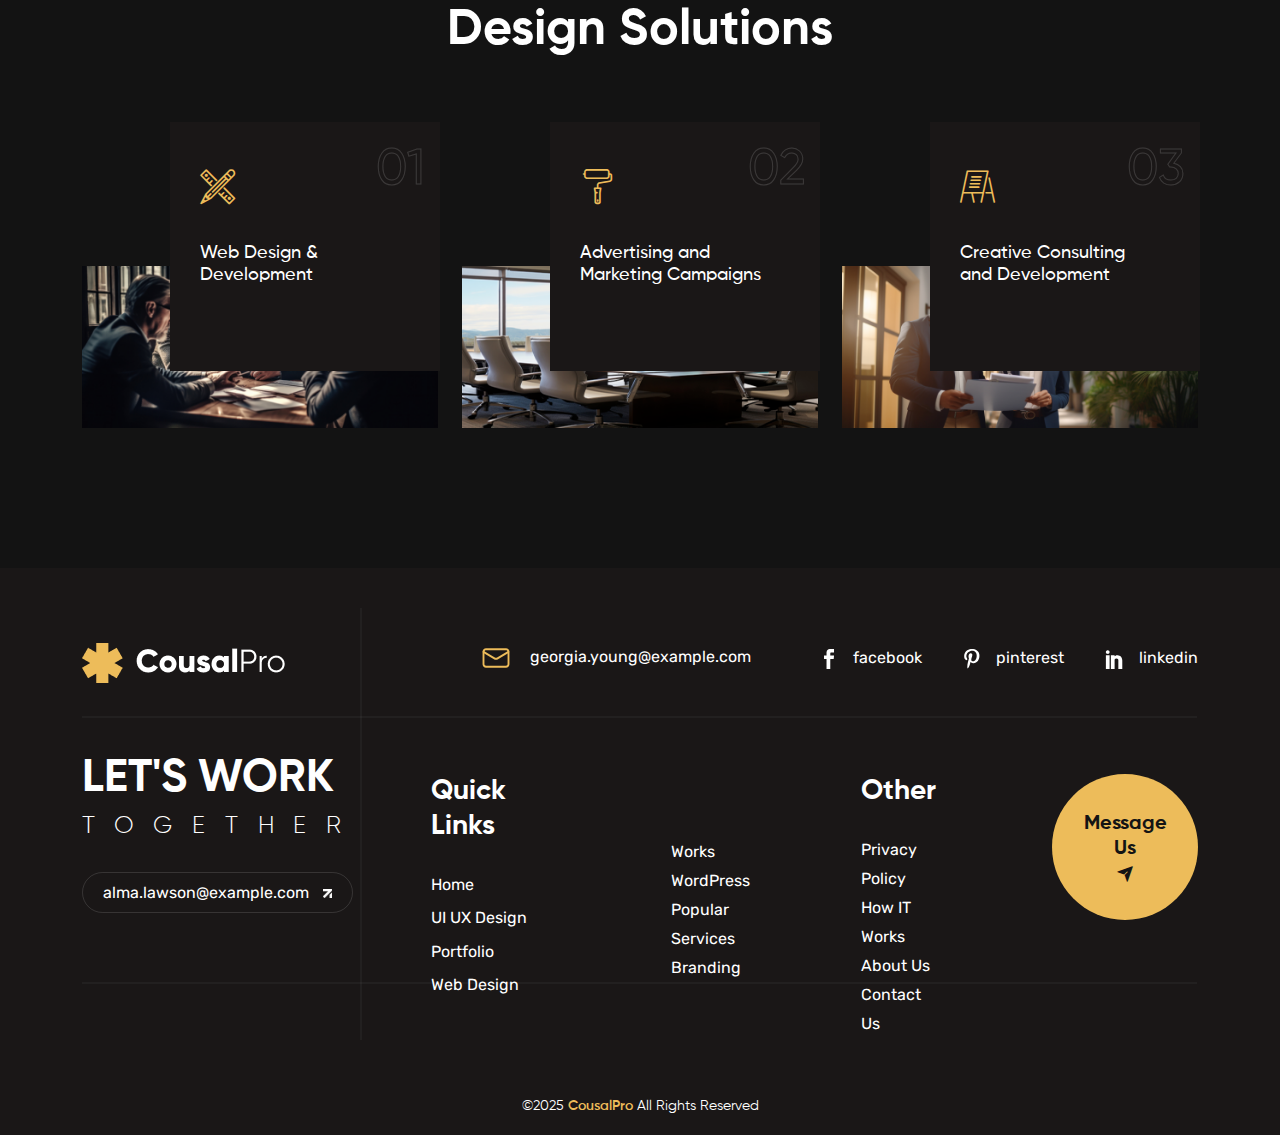
<file: service.html>
<!DOCTYPE html>
<html dir="ltr" lang="zxx">

<head>
    <meta name="viewport" content="width=device-width,initial-scale=1.0" />
    <meta charset="utf-8" />
    <meta name="description" content="SwiftBiz - " />
    <meta name="keywords"  content="delivery, item transport, logistics, product delivery, product transport, shipping, supply, transport, transport agency, transportation" />
    <meta name="author" content="CousalPro" />

    <title>CousalPro - Web Design Agency HTML Template</title>

    <link rel="icon" type="image/png" href="images/logo/favicon.png" />

    <link rel="stylesheet" href="./css/font-main.css">
    <link rel="preconnect" href="https://fonts.googleapis.com">
    <link rel="preconnect" href="https://fonts.gstatic.com" crossorigin>
    <link href="https://fonts.googleapis.com/css2?family=Rubik:ital,wght@0,300..900;1,300..900&display=swap" rel="stylesheet">

    <link rel="stylesheet" href="css/bootstrap.min.css" />
    <link rel="stylesheet" href="css/fontawesome.min.css">
    <link rel="stylesheet" href="css/magnific-popup.min.css" />
    <link rel="stylesheet" href="css/slick.min.css" />
    <link rel="stylesheet" href="css/nice-select.min.css" />
    <link rel="stylesheet" href="css/animate.min.css" />
    <link rel="stylesheet" href="css/style.css" />
    
</head>

<body>
    <!-- Preloader Start  -->
    <div id="preloader">
        <div id="preloader-status">
            <div id="wifi-loader">
                <svg viewBox="0 0 86 86" class="circle-outer">
                    <circle r="40" cy="43" cx="43" class="back"></circle>
                    <circle r="40" cy="43" cx="43" class="front"></circle>
                    <circle r="40" cy="43" cx="43" class="new"></circle>
                </svg>
                <svg viewBox="0 0 60 60" class="circle-middle">
                    <circle r="27" cy="30" cx="30" class="back"></circle>
                    <circle r="27" cy="30" cx="30" class="front"></circle>
                </svg>
                <div data-text="Loading..." class="text"></div>
            </div>
        </div>
    </div>
    <!-- Preloader End  -->

    <!-- Header Start -->
    <header class="header-area body-black ">        
        <div class="menu-bar fixed-menu ">
            <div class="container-custom">
                <div class="row ">   
                    <div class="header-menu-wrapper">
                        <div class="header-area-image logo-wrapper">
                            <div class="logo">
                                <a href="index.html" class="standard-logo">
                                    <img src="./images/logo/header-logo.png" alt="standard-logo" >
                                </a>
                                <a href="index.html" class="sticky-logo">
                                    <img src="./images/logo/header-logo.png" alt="sticky-logo" >
                                </a>
                            </div>
                        </div>                    
                        <div class="header-area-menu">
                            <nav class="main-menu">
                                <ul>
                                    <li>
                                        <a class="plus-icon" href="./index.html">Home</a>
                                        <ul class="sub-menu">
                                            <li><a href="index.html">HomeOne</a></li>
                                            <li><a href="index-two.html">HomeTwo</a></li>
                                        </ul>
                                    </li>
                                    <li><a href="about.html">About</a></li>
                                    <li>
                                        <a class="plus-icon" href="service.html">Services</a>
                                        <ul class="sub-menu">
                                            <li><a href="service.html">Services Page</a></li>
                                            <li><a href="services-details.html">Services Details</a></li>
                                        </ul>
                                    </li>
                                    <li><a class="plus-icon" href="pricing.html">Pages</a>
                                        <ul class="sub-menu">
                                            <li><a href="projects.html">Project Page</a></li>
                                            <li><a href="project-details.html">Project Details</a></li>
                                            <li><a href="pricing.html">Pricing</a></li>
                                            <li><a href="team.html">Team</a></li>
                                            <li><a href="team-details.html">Team Details</a></li>
                                            <li><a href="error.html">Error-404</a></li>
                                        </ul>
                                    </li>                                    
                                    <li>
                                        <a class="plus-icon" href="blog.html">Blogs</a>
                                        <ul class="sub-menu">
                                            <li><a href="./blog.html">Blog Page</a></li>
                                            <li><a href="./blog-details.html">Blog Details</a></li>
                                        </ul>
                                    </li>
                                    <li><a href="contact.html">Contact</a></li>
                                    <li>
                                        <a class="search-btn-active" href="#"><i class="fa-solid fa-magnifying-glass"></i></a>
                                    </li>
                                    
                                </ul>
                            </nav>
                        </div>
                        <div id="toggle-button" class="button-like">
                            <button><i class="fa-solid fa-bars"></i></button>
                        </div>
                        <div class="header-area-menu-icon style-2 z-index-11">
                            <a class="canvas-menu" href="#"><span class="icon-Menu"></span></a>
                        </div>
                    </div>                    
                    <!-- Mobile Responsive Toggle Btn Start  -->
                    <div class="toggle-menus" id="toggle-active">
                        <div class="toggle-menu-header d-flex justify-content-between mb-40">
                            <div class="logo">
                                <img src="./images/logo/header-logo.png" alt="logo">
                            </div>
                            <div class="toggle-close-icon">
                                <i class="fa-solid fa-xmark"></i>
                            </div>
                        </div>

                        <nav>
                            <ul>
                                <li>
                                    <a href="index.html">Home</a>
                                    <div class="dropdown-btn">
                                        <button class="n  width-100" onclick="toggleList(1)"><i
                                                class="fa-solid fa-plus"></i></button>
                                    </div>
                                    <ul id="dropdown-toggle-menu-1" class=" hidden-list">
                                        <li><a href="index.html">HomeOne</a></li>
                                        <li><a href="index-two.html">HomeTwo</a></li>
                                    </ul>
                                </li>
                                <li><a href="about.html">About</a></li>
                                <li>
                                    <a href="./service.html">Services</a>
                                    <div class="dropdown-btn">
                                        <button class="dropdown-toggle-btn width-100" onclick="toggleList(3)"><i
                                                class="fa-solid fa-plus"></i></button>
                                    </div>
                                    <ul id="dropdown-toggle-menu-3" class=" hidden-list">
                                        <li><a href="service.html">Services Page</a></li>
                                        <li><a href="services-details.html">Services Details</a></li>
                                    </ul>

                                </li>
                                
                                <li><a href="pricing.html">Pages</a>
                                    <div class="dropdown-btn">
                                        <button class="dropdown-toggle-btn width-100" onclick="toggleList(2)"><i
                                                class="fa-solid fa-plus"></i></button>
                                    </div>
                                    <ul id="dropdown-toggle-menu-2" class=" hidden-list">
                                        <li><a href="projects.html">Project Page</a></li>
                                        <li><a href="project-details.html">Project Details</a></li>
                                        <li><a href="pricing.html">Pricing</a></li>
                                        <li><a href="team.html">Team</a></li>
                                        <li><a href="team-details.html">Team Details</a></li>
                                        <li><a href="error.html">Error-404</a></li>
                                    </ul>
                                </li>
                                
                                <li>
                                    <a href="./blog.html">Blogs</a>
                                    <div class="dropdown-btn">
                                        <button class="dropdown-toggle-btn width-100" onclick="toggleList(5)"><i
                                                class="fa-solid fa-plus"></i></button>
                                    </div>
                                    <ul id="dropdown-toggle-menu-5" class=" hidden-list">
                                        <li><a href="./blog.html">Blog Page</a></li>
                                        <li><a href="./blog-details.html">Blog Details</a></li>
                                    </ul>
                                </li>

                                <li><a href="contact.html">Contact</a></li>

                            </ul>
                        </nav>
                        <div class="toggle-menu-contact">
                            <h4 class="mb-25">Contact Info</h4>
                            <div class="address mb-20">
                                <i class="mr-10 fa-solid fa-location-dot"></i>
                                <span>2972 Westheimer Rd. Santa Ana </span>
                            </div>
                            <div class="email mb-20">
                                <i class="mr-10 fa-regular fa-envelope"></i>
                                <a href="mailto:georgia.young@example.com"> georgia.young@example.com </a>
                            </div>
                            <div class="phone">
                                <i class="mr-10 fa-solid fa-phone"></i>
                                <span> +123-456-7890 </span>
                            </div>
                        </div>
                        <div class="toggle-social-icon">
                            <ul class="d-flex justify-content-between">
                                <li><a href="https://www.facebook.com"><i class="fa-brands fa-facebook-f"></i></a></li>
                                <li><a href="https://www.x.com"><i class="fa-brands fa-twitter"></i></a></li>
                                <li><a href="https://www.linkedin.com"><i class="fa-brands fa-linkedin-in"></i></a></li>
                                <li><a href="https://www.dribbble.com"><i class="fa-solid fa-basketball"></i></a></li>
                            </ul>
                        </div>
                    </div>
                    <!-- Mobile Responsive Toggle Btn End  -->
                </div>
            </div>
        </div>        
    </header>
    <!-- Header End -->

    <!-- Off Canvas Start  -->
    <div class="off-canvas-menu">
        <div class="off-canvas-menu-wrapper" style="background: #333333;">
            <div class="off-canvas-menu-header d-flex justify-content-between mb-40">
                <div class="logo">
                    <img src="./images/logo/header-logo.png" alt="logo">
                </div>
                <div class="close-icon">
                    <i class="fa-solid fa-xmark"></i>
                </div>
            </div>
            <div class="content">
                <h4 class="mb-30 text-center">Get Appointment</h4>
                <div class="appatment-form">
                    <form action="/submit-your-form-handler" method="post">
                        <input type="text" placeholder="Name" id="name" name="name" required>

                        <input type="email" id="email" name="email" placeholder="Email Address" required>

                        <textarea id="message" name="message" placeholder="Message" required></textarea>

                        <div class="appertment-btn">
                            <a href="#">Submit Now</a>
                        </div>
                    </form>
                </div>
                <div class="team-area-member-social-link offcanves-socail-icon  text-center mt-35">
                    <ul>
                        <li><a href="https://www.facebook.com/"><i
                                    class="fa-brands fa-facebook-f"></i></a></li>
                        <li><a href="https://x.com/"><i class="fa-brands fa-twitter"></i></a></li>
                        <li><a href="https://www.linkedin.com/"><i
                                    class="fa-brands fa-linkedin-in"></i></a></li>
                        <li><a href="https://dribbble.com/"><i class="fa-solid fa-basketball"></i></a>
                        </li>
                    </ul>
                </div>
            </div>
        </div>
    </div>

    <div class="off-canvas-menu-overlay">
    </div>
    <!-- Off Canvas End  -->

    <!-- Search Btn Start -->
    <div class="search-menu-container">
        <form action="/search" method="GET">
            <input type="text" name="query" class="input-field" placeholder="Search...">
            <button type="submit" class="submit-btn">
                <i class="fas fa-search"></i>
            </button>
        </form>
        <button type="button" class="close-btn">
            <i class="fas fa-times"></i>
        </button>
    </div>

    <div class="search-menu-overlay">
    </div>
    <!-- Search Btn End -->

    <!-- Page heading / Breadcrumb Start  -->
    <div class="pages-heading p-relative body-black">
        <div class="container-custom">
            <div class="row">
                <div class="pages-heading-image p-relative z-index-1">
                    <img src="./images/services/service-page-headin-img.png" alt="service hero">
                </div>
                <div class="pages-heading-text p-absolute z-index-1">
                    <div> 
                        <a href="index.html">Home</a> / <span>Service</span>
                    </div>
                    <h2>Service</h2>
                </div>
            </div>
        </div>
    </div>
    
    <!-- Service Card Start  -->
    <section class="services-card-area body-black pt-140 pb-140">
        <div class="container">                
            <div class="about-area-main-part pt-54 p-relative z-index-11 pb-80">
                <div class="about-card-bg-topographic p-absolute">
                    <img src="images/shape/home-1-about-topographic-2.png" alt="topographic-2">
                </div>
                <div class="about-area-heading pb-60">
                    <div class="about-area-heading-part d-flex justify-content-center text-center align-items-center gap-38 mb-8">
                        <h2><span>Unique</span> Ideas</h2>
                        <img class="about-area-inner-img" src="./images/about/home-1-bg.png" alt="about">
                    </div>
                    <div
                        class="about-area-heading-part d-flex justify-content-center text-start align-items-center  gap-25">
                        <a href="service.html"><i class="fa-solid fa-arrow-right-long"></i></a>
                        <h2>For Your <span>Business.</span></h2>
                    </div>
                </div>

                <div class="about-area-card-section d-xl-grid d-lg-grid d-md-grid justify-content-center">
                    <div class="about-card-area">
                        <div class="card-wrapper style-1">
                            <div class="card-text mb-35">
                                <h3><a href="services-details.html">Web Design & Development</a></h3>
                                <p>Web Design & Development involves creating visually appealing and highly functional websites.</p>
                            </div>
                            <div class="card-content d-flex justify-content-between align-items-center">
                                <div class="arrow-icon">
                                    <a href="services-details.html"><i class="fa-solid fa-arrow-right-long"></i></a>
                                </div>
                                <span>01</span>
                            </div>
                        </div>
                    </div>
                    <div class="about-card-area">
                        <div class="card-wrapper style-1">
                            <div class="card-text mb-35">
                                <h3>
                                    <a href="services-details.html">
                                    Advertising and Marketing Campaigns
                                    </a>
                                </h3>
                                <p>Advertising and marketing campaigns craft targeted messages to boost brand  visibility and engagement</p>
                            </div>
                            <div class="card-content d-flex justify-content-between align-items-center">
                                <div class="arrow-icon">
                                    <a href="services-details.html"><i class="fa-solid fa-arrow-right-long"></i></a>
                                </div>
                                <span>02</span>
                            </div>
                        </div>
                    </div>
                    <div class="about-card-area">
                        <div class="card-wrapper style-1">
                            <div class="card-text mb-35">                                    
                                <h3>
                                    <a href="services-details.html">Creative Consulting <br> and Development</a>
                                </h3>                                   
                                <p>Creative consulting and development provide innovative to enhance brand identity
                                    and growth.</p>
                            </div>
                            <div class="card-content d-flex justify-content-between align-items-center">
                                <div class="arrow-icon">
                                    <a href="services-details.html"><i class="fa-solid fa-arrow-right-long"></i></a>
                                </div>
                                <span>03</span>
                            </div>
                        </div>
                    </div>
                    <div class="about-card-area">
                        <div class="card-wrapper style-1">
                            <div class="card-text mb-35">
                                <h3>
                                    <a href="services-details.html">
                                    Branding and <br> Identity Design
                                    </a>
                                </h3>
                                <p>Branding and identity design create a cohesive visual identity that defines and
                                    differentiates brands.</p>
                            </div>
                            <div class="card-content d-flex justify-content-between align-items-center">
                                <div class="arrow-icon">
                                    <a href="services-details.html"><i class="fa-solid fa-arrow-right-long"></i></a>
                                </div>
                                <span>04</span>
                            </div>
                        </div>
                    </div>
                </div>
            </div>
        </div>
    </section>
    <!-- Service Card End  -->

    <!-- Service Testimonial Start  -->
    <section class="testimonial-area style-2 body-black p-relative z-index-11 pb-140">
        <div class="container ">
            <div class="row">
                <div class="col-xl-6 col-lg-4">
                    <div class="testimonial-area-img-content style-2">
                        <img src="images/testimonial/h2-testimonial-blck.png" alt="testimonial">
                    </div>
                </div>
                <div class="col-xl-6 col-lg-8">
                    <div class="testimonial-area-main-slider testimonial-area-main-slider-style-2 ">
                        <div class="testimonial-area-slider-wrapper style-2  ">
                            <div class="fast-slider testimonial-active-slider">
                                <div class="slider-image d-flex justify-content-center">
                                    <img src="./images/testimonial/clint-1.jpg" alt="client">
                                </div>
                                <div class="slider-image d-flex justify-content-center">
                                    <img src="./images/testimonial/clint-2.jpg" alt="client">
                                </div>
                                <div class="slider-image d-flex justify-content-center">
                                    <img src="./images/testimonial/clint-3.jpg" alt="client">
                                </div>
                                <div class="slider-image d-flex justify-content-center">
                                    <img src="./images/testimonial/clint-1.jpg" alt="client">
                                </div>
                            </div>
                            <div class="second-slider testimonial-active-slider-nav mt-25">
                                <div class="second-slider-wrapper slider-wrapper">
                                    <div class="slider-pra mb-15">
                                        <p>I have been a loyal customer of this auto parts company for years and I
                                            cannot recommend them enough. Their extensive selection of high-quality
                                            parts and accessories, combined with their competitive prices.</p>
                                    </div>
                                    <div class="slider-info d-flex justify-content-between">
                                        <div class="slider-info-text">
                                            <h5 class="mb-8">Marvin McKinney</h5>
                                            <span>Web designer</span>
                                        </div>
                                        <span class="icon-quote"></span>
                                    </div>
                                </div>
                                <div class="slider-wrapper">
                                    <div class="slider-pra mb-15">
                                        <p>I have been a loyal customer of this auto parts company for years and I
                                            cannot recommend them enough. Their extensive selection of high-quality
                                            parts and accessories, combined with their competitive prices.</p>
                                    </div>
                                    <div class="slider-info d-flex justify-content-between">
                                        <div class="slider-info-text">
                                            <h5 class="mb-8">Marvin McKinney</h5>
                                            <span>Web designer</span>
                                        </div>
                                        <span class="icon-quote"></span>
                                    </div>
                                </div>
                                <div class="slider-wrapper">
                                    <div class="slider-pra mb-15">
                                        <p>I have been a loyal customer of this auto parts company for years and I
                                            cannot recommend them enough. Their extensive selection of high-quality
                                            parts and accessories, combined with their competitive prices.</p>
                                    </div>
                                    <div class="slider-info d-flex justify-content-between">
                                        <div class="slider-info-text">
                                            <h5 class="mb-8">Marvin McKinney</h5>
                                            <span>Web designer</span>
                                        </div>
                                        <span class="icon-quote"></span>
                                    </div>
                                </div>
                                <div class="slider-wrapper">
                                    <div class="slider-pra mb-15">
                                        <p>I have been a loyal customer of this auto parts company for years and I
                                            cannot recommend them enough. Their extensive selection of high-quality
                                            parts and accessories, combined with their competitive prices.</p>
                                    </div>
                                    <div class="slider-info d-flex justify-content-between">
                                        <div class="slider-info-text">
                                            <h5 class="mb-8">Marvin McKinney</h5>
                                            <span>Web designer</span>
                                        </div>
                                        <span class="icon-quote"></span>
                                    </div>
                                </div>
                            </div>
                        </div>
                    </div>
                </div>
            </div>
        </div>
    </section>
    <!-- Service Testimonial End  -->

    <!-- Service Why Choose Us End  -->
    <section class="wcu-area style-1 pb-206 pt-196 body-black"
        style="background-image: url(./images/why-choose-us/why-choose-us-bg.png); background-position: center; background-repeat: no-repeat;">
        <div class="container">
            <div class="row ">
                <div class="col-xl-5">
                    <div class="wcu-area-info">
                        <div class="wcu-area-wrapper">
                            <div class="section-title mb-30 style-1">
                                <span class="pb-15">Why Choose Us<img src="./images/icon/section-title-arrow.svg"
                                        alt="Why Choose Us"></span>
                                <h2>We Provide Services <br> In One Places</h2>
                            </div>
                            <div class="wcu-area-text mr-75 ">
                                <h5 class="mb-20">Proin efficitur, mauris vel condimentum pulvinar.</h5>
                                <p>Suspendisse sit amet neque euismod, convallis quam eget, dignissim massa. Aliquam
                                    blandit risus purus, in congue nunc venenatis id. </p>
                                <a class="mt-20" href="service.html">View All Services</a>
                            </div>
                        </div>
                    </div>
                </div>
                <div class="col-xl-7">
                    <div class="counter-area style-1 d-xl-flex d-lg-flex d-md-flex justify-content-between flex-wrap gap-83 ">
                        <div class="counter-area-wrapper">
                            <span class="counter">45</span>
                            <p>Expert Team Member</p>
                        </div>
                        <div class="counter-area-wrapper">
                            <span class="counter">20</span><span>+</span>
                            <p>Years Of Experience</p>
                        </div>
                        <div class="counter-area-wrapper">
                            <span class="counter">25</span>
                            <p>Awards Winning</p>
                        </div>
                        <div class="counter-area-wrapper">
                            <span class="counter">2</span><span>K</span>
                            <p>Project’s Complete</p>
                        </div>
                    </div>
                </div>
            </div>
        </div>
    </section>
    <!-- Service Why Choose Us End  -->
     
    <!-- Service Page area Start  -->
    <section class="services-area body-black pb-140">
        <div class="container">
            <div class="section-title style-2 mb-63">
                <span class="pb-15">Popular Services<img src="./images/icon/section-title-arrow.svg"
                        alt="arrow"></span>
                <h2>We Provide Amazing Web <br> Design Solutions</h2>
            </div>
            <div class="row">
                <div class="col-xl-4 col-lg-4 col-md-4">
                    <div class="services-area-card">
                        <div class="services-area-card-wrapper">
                            <div class="services-area-card-content">
                                <div
                                    class="services-area-card-element d-flex justify-content-between align-items-center mb-38">
                                    <span class="icon-Group"></span>
                                    <h2>01</h2>
                                </div>
                                <div class="services-area-card-text mb-10">
                                    <h4>
                                        <a href="services-details.html">Web Design & <br> Development</a>
                                    </h4>                                    
                                    <p>Suspendisse sit amet neque euismod, convallis quam eget.</p>
                                </div>
                                <div class="services-area-card-btn">
                                    <a href="services-details.html">
                                        <span class="icon-white-up-arrow"></span>
                                    </a>
                                </div>
                            </div>
                            <div class="services-area-card-img">
                                <a href="services-details.html">
                                    <img class="card-change-img-1" src="./images/services/h2.sercices-img-1.png"
                                    alt="service">
                                </a>
                            </div>
                        </div>
                    </div>
                </div>

                <div class="col-xl-4 col-lg-4 col-md-4">
                    <div class="services-area-card">
                        <div class="services-area-card-wrapper">
                            <div class="services-area-card-content">
                                <div class="services-area-card-element d-flex justify-content-between align-items-center mb-38">
                                    <span class="icon-big-paint-roller"></span>
                                    <h2>02</h2>
                                </div>
                                <div class="services-area-card-text mb-10">
                                    <h4>
                                        <a href="services-details.html">Advertising and <br> Marketing Campaigns</a>
                                    </h4>
                                    <p>Suspendisse sit amet neque euismod, convallis quam eget.</p>
                                </div>
                                <div class="services-area-card-btn">
                                    <a href="services-details.html">
                                        <span class="icon-white-up-arrow"></span>
                                    </a>
                                </div>
                            </div>
                            <div class="services-area-card-img">
                                <a href="services-details.html">
                                    <img class="card-change-img-1" src="./images/services/h2.sercices-img-2.png"
                                    alt="services">
                                </a>
                            </div>
                        </div>
                    </div>
                </div>

                <div class="col-xl-4 col-lg-4 col-md-4">
                    <div class="services-area-card">
                        <div class="services-area-card-wrapper">
                            <div class="services-area-card-content">
                                <div class="services-area-card-element d-flex justify-content-between align-items-center mb-38">
                                    <span class="icon-billboard-with-text"></span>
                                    <h2>03</h2>
                                </div>
                                <div class="services-area-card-text mb-10">
                                    <h4>
                                        <a href="services-details.html">Creative Consulting <br> and Development</a>
                                    </h4>
                                    <p>Suspendisse sit amet neque euismod, convallis quam eget.</p>
                                </div>
                                <div class="services-area-card-btn">
                                    <a href="services-details.html">
                                        <span class="icon-white-up-arrow"></span>
                                    </a>
                                </div>
                            </div>
                            <div class="services-area-card-img">
                                <a href="services-details.html">
                                    <img class="card-change-img-1" src="./images/services/h2.sercices-img-3.png" alt="services">
                                </a>
                            </div>
                        </div>
                    </div>
                </div>
            </div>
        </div>
    </section>
    <!-- Service Page area End  -->

    <!-- Footer Start -->
    <footer class="footer-area footer-bg ">
        <div class="container">
            <div class="row gx-0">
                <div class="col-xl-3 col-lg-3 p-0">
                    <div class="footer-area-company-info p-relative">
                        <div class="footer-area-company-logo pt-75 pb-33">
                            <a href="index.html">
                                <img src="./images/logo/footer-logo.png" alt="logo">
                            </a>
                        </div>
                        <hr class="line-1 p-absolute">
                        <hr class="mt-0 mb-0">
                        <div class="footer-area-heading-text pt-33 pb-31">
                            <h2>Let's Work</h2>
                            <h4>Together</h4>
                        </div>
                        <div class="footer-area-company-fast-email pb-69">
                            <a href="mailto:alma.lawson@example.com"> alma.lawson@example.com
                                <img class="pl-10" src="./images/icon/footer-up-awrro.svg" alt="up arrow">
                            </a>
                        </div>
                        <hr class="mt-0 mb-16">
                    </div>
                </div>

                <div class="col-xl-9 col-lg-9">
                    <div class="footer-area-contract-info ">
                        <div
                            class="footer-area-social-info d-block d-xl-flex d-lg-flex d-md-flex justify-content-between align-items-center pt-74 pb-34">
                            <div class="sce-email ml-120">
                                <a href="mailto:georgia.young@example.com">
                                    <img class="mr-15" src="./images/icon/footer-email.svg" alt="envelope">
                                    georgia.young@example.com
                                </a>
                            </div>
                            <div class="social-content d-flex gap-40">
                                <a href="https://www.facebook.com/">
                                    <img class="mr-10" src="images/icon/footer-social_facebook.svg" alt="facebook">
                                    facebook
                                </a>

                                <a href="https://www.pinterest.com/">
                                    <img class="mr-10" src="images/icon/footer-social_pinterest.svg"
                                        alt="pinterest">
                                    pinterest
                                </a>

                                <a href="https://www.linkedin.com/">
                                    <img class="mr-10" src="images/icon/footer-social_linkedin.svg" alt="linkedin">
                                    linkedin
                                </a>
                            </div>
                        </div>
                    </div>

                    <div class="footer-area-quick-menu d-flex pt-67 pb-40 ml-120">
                        <div class="footer-area-quick-menu-one ">
                            <h4 class="mb-26">Quick Links</h4>
                            <ul>
                                <li><a href="index.html">Home</a></li>
                                <li><a href="service.html">UI UX Design</a></li>
                                <li><a href="project-details.html"> Portfolio</a></li>
                                <li><a href="service.html"> Web Design</a></li>
                            </ul>
                        </div>

                        <div class="footer-area-quick-menu-two mt-63 ml-127 mr-92">
                            <ul>
                                <li><a href="about.html">Works</a></li>
                                <li><a href="service.html">WordPress</a></li>
                                <li><a href="services-details.html">Popular Services</a></li>
                                <li><a href="service.html">Branding</a></li>
                            </ul>
                        </div>

                        <div class="footer-area-services">
                            <h4 class="mb-26">Other</h4>
                            <ul>
                                <li><a href="about.html">Privacy Policy</a></li>
                                <li><a href="about.html">How IT Works</a></li>
                                <li><a href="about.html">About Us</a></li>
                                <li><a href="contact.html">Contact Us</a></li>
                            </ul>
                        </div>

                        <div class="footer-area-sand-messege ml-110">
                            <a href="contact.html">
                                <h4>Message Us</h4>
                                <span class="icon-send"></span>
                            </a>
                        </div>
                    </div>
                </div>
            </div>
        </div>

        <div class="footer-copy-right-info d-flex justify-content-center align-items-center pb-15 ">
            <span>©2025 <a href="index.html">CousalPro</a> All Rights Reserved</span>
        </div>
        
    </footer>
    <!-- Footer End -->

    <!-- Scroll Up Section Start -->
    <div id="scrollTop" class="scrollup-wrapper">
        <div class="scrollup-btn">
            <i class="fa-solid fa-chevron-up"></i>
        </div>
    </div>
    <!-- Scroll Up Section End -->

    <script src="js/jquery.min.js"></script>
    <script src="js/bootstrap.min.js"></script>
    <script src="js/jquery.nice-select.min.js"></script>
    <script src="js/slick.min.js"></script>
    <script src="js/jquery.counterup.min.js"></script>
    <script src="js/waypoints.js"></script>
    <script src="js/jquery.meanmenu.min.js"></script>
    <script src="js/jquery.magnific-popup.min.js"></script>
    <script src="js/inview.min.js"></script>
    <script src="js/wow.js"></script>
    <script src="js/tilt.jquery.js"></script>
    <script src="js/isotope.min.js"></script>
    <script src="js/jquery.imagesloaded.min.js"></script>
    <script src="js/scrollreveal.min.js"></script>
    <script src="js/custom.js"></script>

</body>

</html>
</file>
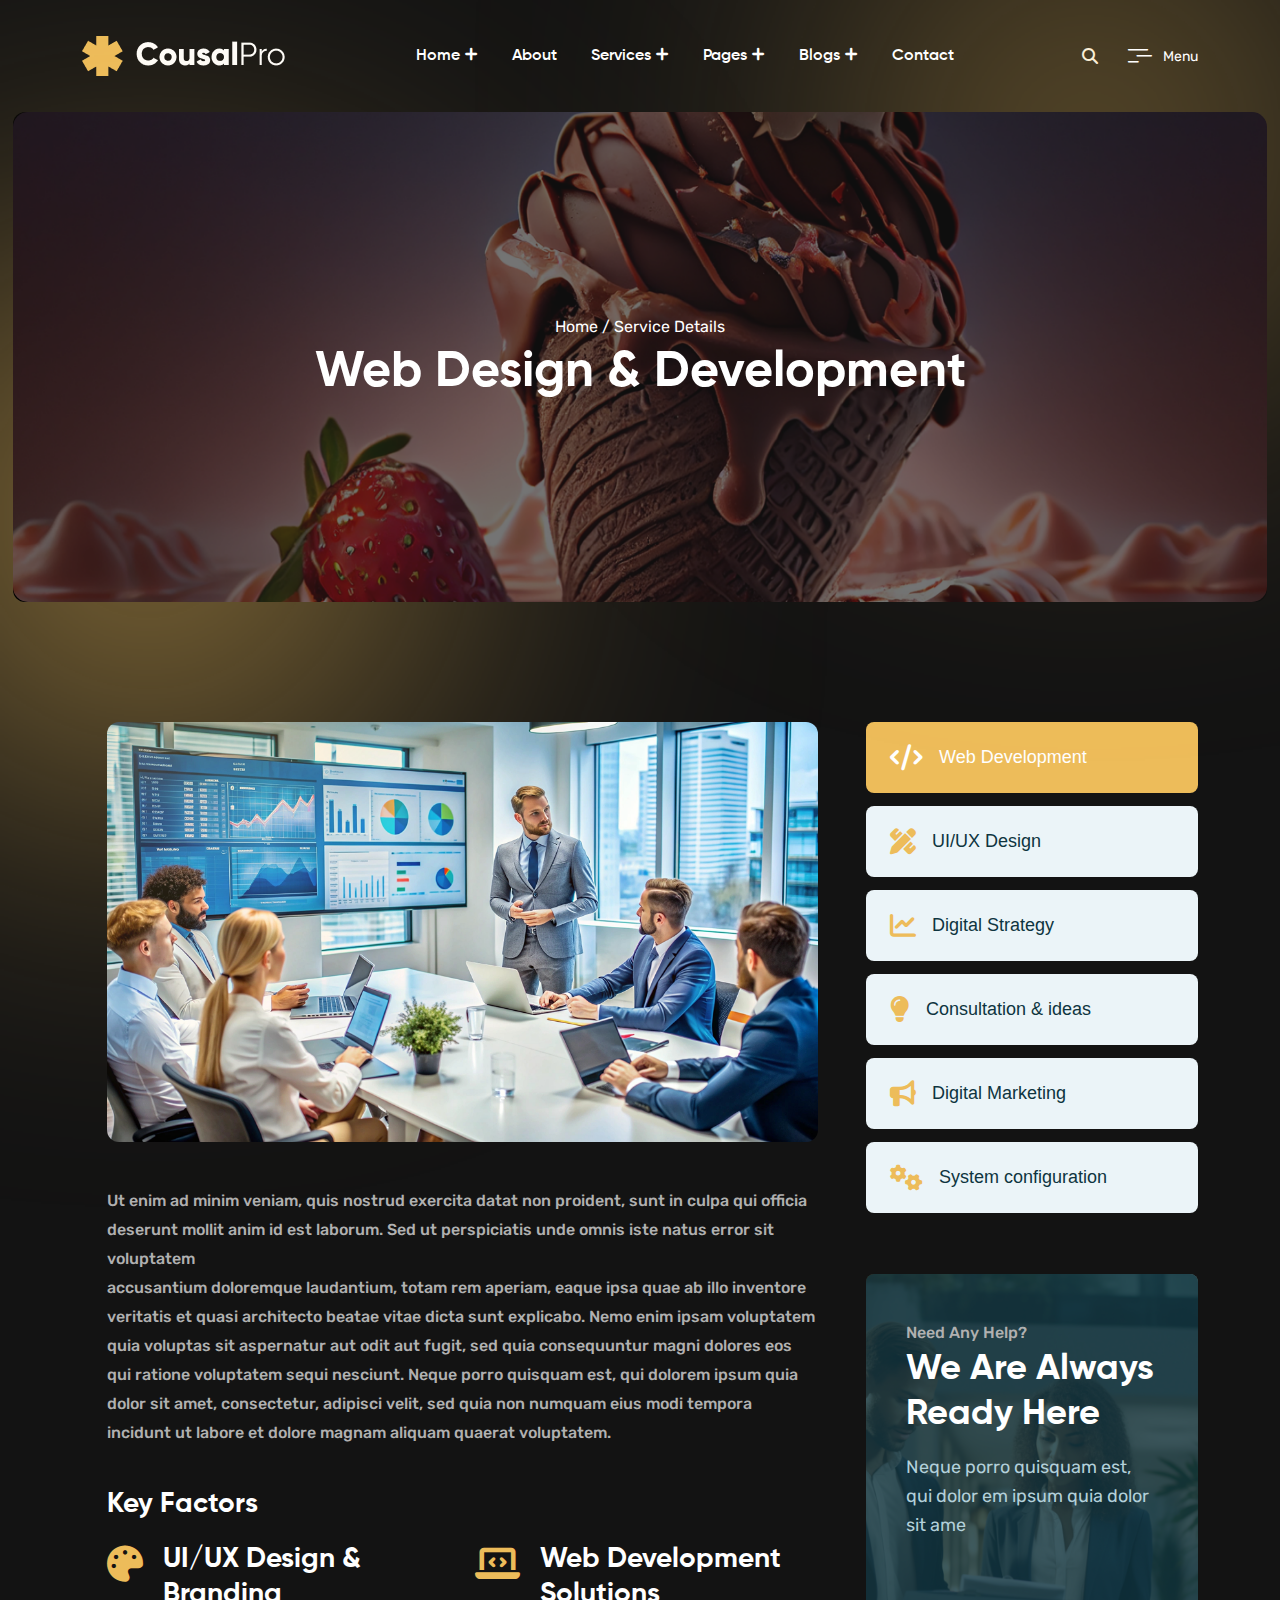
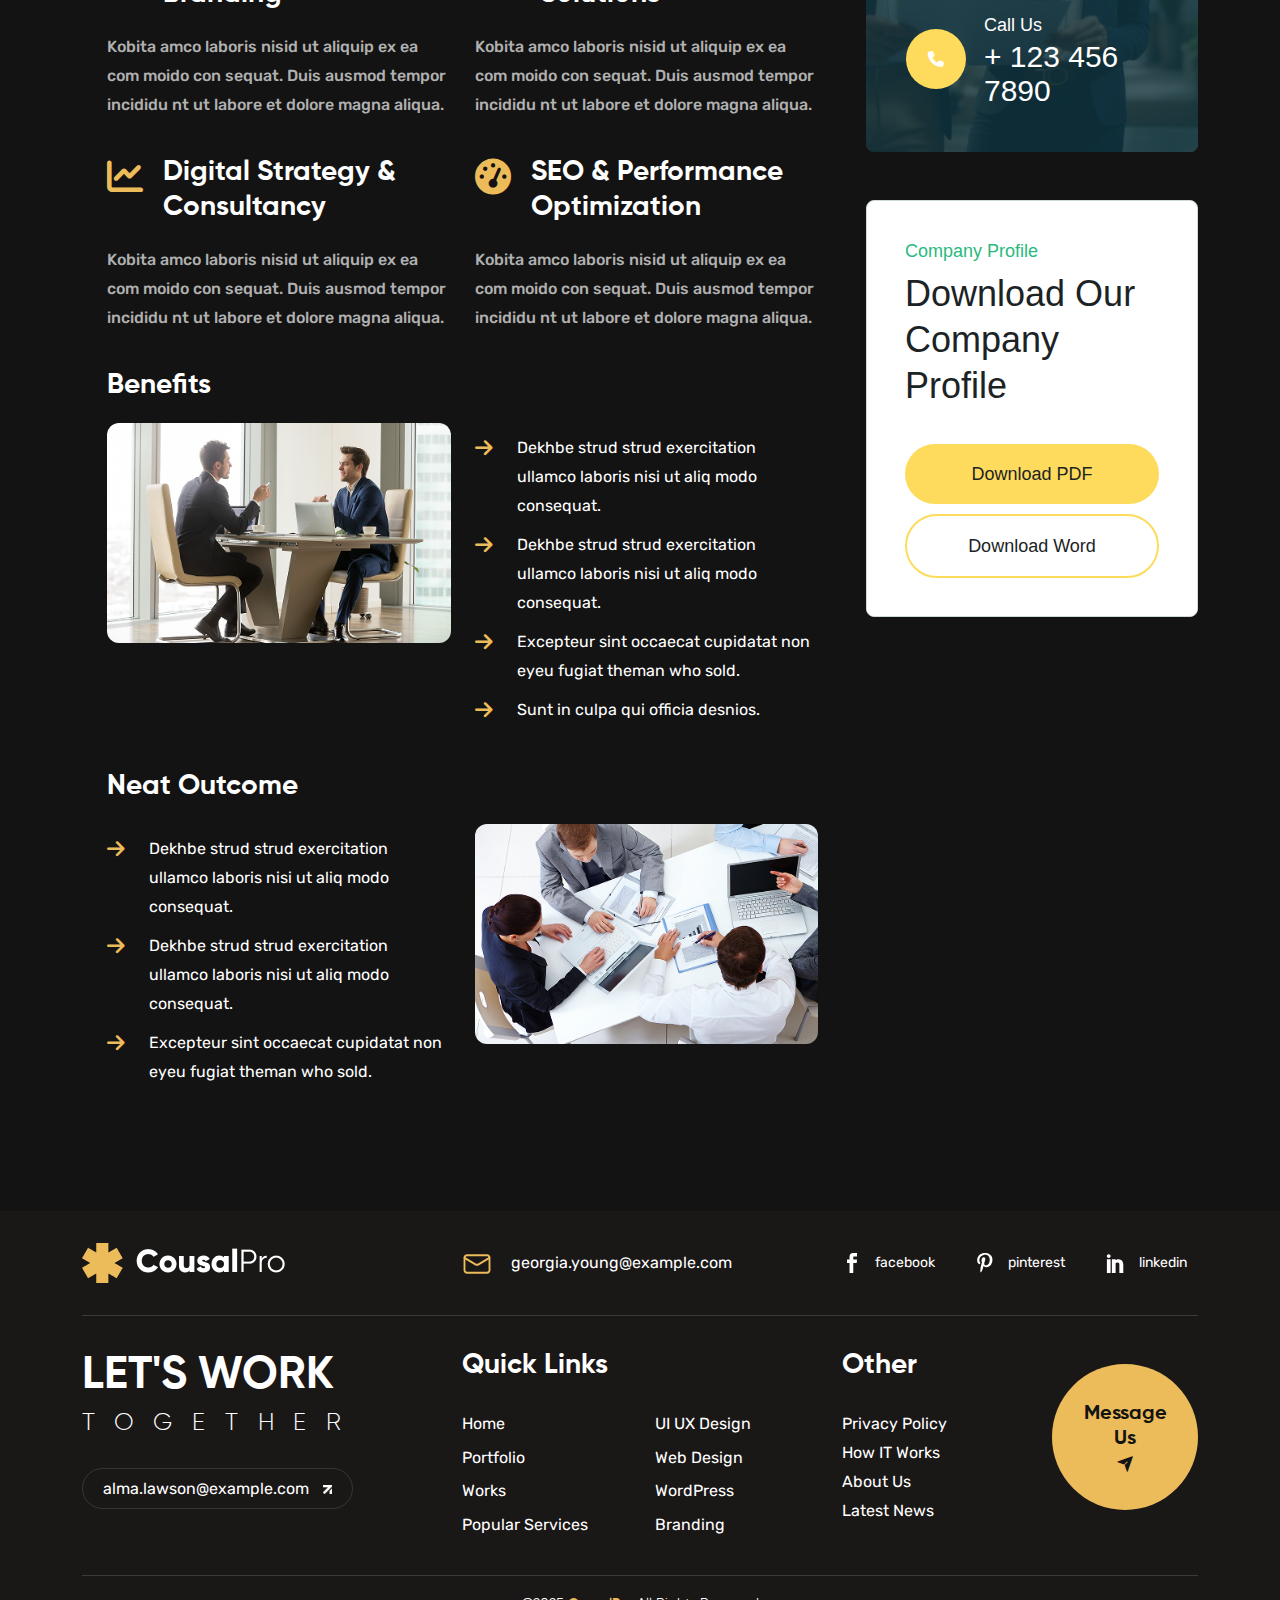
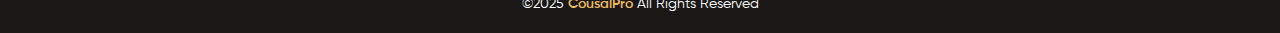
<file: services-details.html>
<!DOCTYPE html>
<html dir="ltr" lang="zxx">

<head>
    <meta name="viewport" content="width=device-width,initial-scale=1.0" />
    <meta charset="utf-8" />
    <meta name="description" content="SwiftBiz - " />
    <meta name="keywords" content="delivery, item transport, logistics, product delivery, product transport, shipping, supply, transport, transport agency, transportation" />
    <meta name="author" content="CousalPro" />

    <title>CousalPro - Web Design Agency HTML Template</title>

    <link rel="icon" type="image/png" href="images/logo/favicon.png" />

    <link rel="stylesheet" href="./css/font-main.css">
    <link rel="preconnect" href="https://fonts.googleapis.com">
    <link rel="preconnect" href="https://fonts.gstatic.com" crossorigin>
    <link href="https://fonts.googleapis.com/css2?family=Rubik:ital,wght@0,300..900;1,300..900&display=swap" rel="stylesheet">

    <link rel="stylesheet" href="css/bootstrap.min.css" />
    <link rel="stylesheet" href="css/fontawesome.min.css">
    <link rel="stylesheet" href="css/magnific-popup.min.css" />
    <link rel="stylesheet" href="css/slick.min.css" />
    <link rel="stylesheet" href="css/nice-select.min.css" />
    <link rel="stylesheet" href="css/animate.min.css" />
    <link rel="stylesheet" href="css/style.css" />

    <!--[if lt IE 9]>
    <script src="https://oss.maxcdn.com/html5shiv/3.7.2/html5shiv.min.js"></script>
    <script src="https://oss.maxcdn.com/respond/1.4.2/respond.min.js"></script>
    <![endif]-->
</head>

<body>
    <!-- Preloader Start  -->
    <div id="preloader">
        <div id="preloader-status">
            <div id="wifi-loader">
                <svg viewBox="0 0 86 86" class="circle-outer">
                    <circle r="40" cy="43" cx="43" class="back"></circle>
                    <circle r="40" cy="43" cx="43" class="front"></circle>
                    <circle r="40" cy="43" cx="43" class="new"></circle>
                </svg>
                <svg viewBox="0 0 60 60" class="circle-middle">
                    <circle r="27" cy="30" cx="30" class="back"></circle>
                    <circle r="27" cy="30" cx="30" class="front"></circle>
                </svg>
                <div data-text="Loading..." class="text"></div>
            </div>
        </div>
    </div>
    <!-- Preloader End  -->

    <!-- Header Start -->
    <header class="header-area home-2 body-black p-relative ">
        <div class="menu-bar fixed-menu">
            <div class="container">
                <div class="row">
                    <div class="header-wrapper-2">

                        <div class="header-area-image logo-wrapper style-2">
                            <div class="logo">
                                <a href="index.html" class="standard-logo">
                                    <img src="./images/logo/header-logo.png" alt="standard-logo" >
                                </a>
                                <a href="index.html" class="sticky-logo">
                                    <img src="./images/logo/header-logo.png" alt="sticky-logo" >
                                </a>
                            </div>
                        </div>
                        <div class="header-area-menu style-2 p-relative z-index-11">
                            <nav class="main-menu ">
                                <ul>
                                    <li>
                                        <a class="plus-icon" href="./index.html">Home</a>
                                        <ul class="sub-menu">
                                            <li><a href="index.html">HomeOne</a></li>
                                            <li><a href="index-two.html">HomeTwo</a></li>
                                        </ul>
                                    </li>
                                    <li><a href="about.html">About</a></li>
                                    <li>
                                        <a class="plus-icon" href="service.html">Services</a>
                                        <ul class="sub-menu">
                                            <li><a href="service.html">Services Page</a></li>
                                            <li><a href="services-details.html">Services Details</a></li>
                                        </ul>
                                    </li>
                                    <li><a class="plus-icon" href="pricing.html">Pages</a>
                                        <ul class="sub-menu">
                                            <li><a href="projects.html">Project Page</a></li>
                                            <li><a href="project-details.html">Project Details</a></li>
                                            <li><a href="pricing.html">Pricing</a></li>
                                            <li><a href="team.html">Team</a></li>
                                            <li><a href="team-details.html">Team Details</a></li>
                                            <li><a href="error.html">Error-404</a></li>
                                        </ul>
                                    </li>                                    
                                    <li>
                                        <a class="plus-icon" href="blog.html">Blogs</a>
                                        <ul class="sub-menu">
                                            <li><a href="./blog.html">Blog Page</a></li>
                                            <li><a href="./blog-details.html">Blog Details</a></li>
                                        </ul>
                                    </li>
                                    <li><a href="contact.html">Contact</a></li>
                                </ul>
                            </nav>
                        </div>
                        <div class="header-right">
                            <span>
                                <a class="search-btn-active" href="#"><i class="fa-solid fa-magnifying-glass"></i></a>
                            </span>
                            <div class="header-area-touch-btn">
                                <a href="contact.html">Get In Touch</a>
                            </div>
                            <div id="toggle-button">
                                <button><i class="fa-solid fa-bars"></i></button>
                            </div>
                            <div class="header-area-menu-icon ">
                                <a class="canvas canvas-menu" href="#">
                                    <span class="icon-wish-list"></span>
                                    Menu
                                </a>
                            </div>
                        </div>
                    </div>
                    
                    <!-- Mobile Responsive Toggle Btn Start  -->
                    <div class="toggle-menus" id="toggle-active">
                        <div class="toggle-menu-header d-flex justify-content-between mb-40">
                            <div class="logo">
                                <img src="./images/logo/header-logo.png" alt="logo">
                            </div>
                            <div class="toggle-close-icon">
                                <i class="fa-solid fa-xmark"></i>
                            </div>
                        </div> 
                        
                        <nav>
                            <ul>
                                <li>
                                    <a href="index.html">Home</a>
                                    <div class="dropdown-btn">
                                        <button class="n  width-100" onclick="toggleList(1)"><i
                                                class="fa-solid fa-plus"></i></button>
                                    </div>
                                    <ul id="dropdown-toggle-menu-1" class=" hidden-list">
                                        <li><a href="index.html">HomeOne</a></li>
                                        <li><a href="index-two.html">HomeTwo</a></li>
                                    </ul>
                                </li>
                                <li><a href="about.html">About</a></li>
                                <li>
                                    <a href="./service.html">Services</a>
                                    <div class="dropdown-btn">
                                        <button class="dropdown-toggle-btn width-100" onclick="toggleList(3)"><i
                                                class="fa-solid fa-plus"></i></button>
                                    </div>
                                    <ul id="dropdown-toggle-menu-3" class=" hidden-list">
                                        <li><a href="service.html">Services Page</a></li>
                                        <li><a href="services-details.html">Services Details</a></li>
                                    </ul>

                                </li>
                                
                                <li><a href="pricing.html">Pages</a>
                                    <div class="dropdown-btn">
                                        <button class="dropdown-toggle-btn width-100" onclick="toggleList(2)"><i
                                                class="fa-solid fa-plus"></i></button>
                                    </div>
                                    <ul id="dropdown-toggle-menu-2" class=" hidden-list">
                                        <li><a href="projects.html">Project Page</a></li>
                                        <li><a href="project-details.html">Project Details</a></li>
                                        <li><a href="pricing.html">Pricing</a></li>
                                        <li><a href="team.html">Team</a></li>
                                        <li><a href="team-details.html">Team Details</a></li>
                                        <li><a href="error.html">Error-404</a></li>
                                    </ul>
                                </li>
                                
                                <li>
                                    <a href="./blog.html">Blogs</a>
                                    <div class="dropdown-btn">
                                        <button class="dropdown-toggle-btn width-100" onclick="toggleList(5)"><i
                                                class="fa-solid fa-plus"></i></button>
                                    </div>
                                    <ul id="dropdown-toggle-menu-5" class=" hidden-list">
                                        <li><a href="./blog.html">Blog Page</a></li>
                                        <li><a href="./blog-details.html">Blog Details</a></li>
                                    </ul>
                                </li>

                                <li><a href="contact.html">Contact</a></li>

                            </ul>
                        </nav>
                        <div class="toggle-menu-contact">
                            <h4 class="mb-25">Contact Info</h4>
                            <div class="address mb-20">
                                <i class="mr-10 fa-solid fa-location-dot"></i>
                                <span>2972 Westheimer Rd. Santa Ana </span>
                            </div>
                            <div class="email mb-20">
                                <i class="mr-10 fa-regular fa-envelope"></i>
                                <a href="mailto:georgia.young@example.com"> georgia.young@example.com </a>
                            </div>
                            <div class="phone">
                                <i class="mr-10 fa-solid fa-phone"></i>
                                <span> +123-456-7890 </span>
                            </div>
                        </div>
                        <div class="toggle-social-icon">
                            <ul class="d-flex justify-content-between">
                                <li><a href="https://www.facebook.com/"><i class="fa-brands fa-facebook-f"></i></a>
                                </li>
                                <li><a href="https://x.com/"><i class="fa-brands fa-twitter"></i></a></li>
                                <li><a href="https://www.linkedin.com/"><i class="fa-brands fa-linkedin-in"></i></a>
                                </li>
                                <li><a href="https://dribbble.com/"><i class="fa-solid fa-basketball"></i></a></li>
                            </ul>
                        </div>
                    </div>
                    <!-- Mobile Responsive Toggle Btn End  -->
                </div>
            </div>
        </div>
    </header>
    <!-- Header End -->

    <!-- Off Canvas Start  -->
    <div class="off-canvas-menu">
        <div class="off-canvas-menu-wrapper" style="background: #333333;">
            <div class="off-canvas-menu-header d-flex justify-content-between mb-40">
                <div class="logo">
                    <img src="./images/logo/header-logo.png" alt="logo">
                </div>
                <div class="close-icon">
                    <i class="fa-solid fa-xmark"></i>
                </div>
            </div>
            <div class="content">
                <h4 class="mb-30 text-center">Get Appointment</h4>
                <div class="appatment-form">
                    <form action="/submit-your-form-handler" method="post">
                        <input type="text" placeholder="Name" id="name" name="name" required>

                        <input type="email" id="email" name="email" placeholder="Email Address" required>

                        <textarea id="message" name="message" placeholder="Message" required></textarea>

                        <div class="appertment-btn">
                            <a href="#">Submit Now</a>
                        </div>
                    </form>
                </div>
                <div class="team-area-member-social-link offcanves-socail-icon  text-center mt-35">
                    <ul>
                        <li><a href="https://www.facebook.com"><i class="fa-brands fa-facebook-f"></i></a></li>
                        <li><a href="https://www.x.com"><i class="fa-brands fa-twitter"></i></a></li>
                        <li><a href="https://www.linkedin.com"><i class="fa-brands fa-linkedin-in"></i></a></li>
                        <li><a href="https://www.dribbble.com"><i class="fa-solid fa-basketball"></i></a></li>
                    </ul>
                </div>
            </div>
        </div>
    </div>

    <div class="off-canvas-menu-overlay">
    </div>
    <!-- Off Canvas End  -->

    <!-- Search Btn Start -->
    <div class="search-menu-container">
        <form action="/search" method="GET">
            <input type="text" name="query" class="input-field" placeholder="Search...">
            <button type="submit" class="submit-btn">
                <i class="fas fa-search"></i>
            </button>
        </form>
        <button type="button" class="close-btn">
            <i class="fas fa-times"></i>
        </button>
    </div>

    <div class="search-menu-overlay">
    </div>
    <!-- Search Btn End -->

    <!-- page Header / Breadcrumbe Start -->
    <div class="pages-heading p-relative body-black">
        <div class="container-custom">
            <div class="row">
                <div class="pages-heading-image p-relative z-index-1">
                    <img src="./images/services/service-detalis-page-headin-img.png" alt="">
                </div>
                <div class="pages-heading-text style-2 p-absolute z-index-1">
                    <div> 
                        <a href="index.html">Home</a> / <span>Service Details</span>
                    </div>
                    <h2>Web Design & Development</h2>
                </div>
            </div>
        </div>
    </div>

<!-- Service-details Section Start !-->
<div class="service-details-wrapper body-black">
    <div class="container">
        <div class="row">
            <div class="col-xl-8">
                <div class="details-main">
                    <div class="details-img-wrapper">
                        <div class="service-feature-img">
                            <img src="images/service-detail/service-details-main.png" alt="service-details">
                        </div>
                        <div class="text">
                            <p>Ut enim ad minim veniam, quis nostrud exercita datat non proident, sunt in culpa qui officia deserunt mollit anim id est laborum. Sed ut perspiciatis unde omnis iste natus error sit voluptatem </p>
                            <p>accusantium doloremque laudantium, totam rem aperiam, eaque ipsa quae ab illo inventore veritatis et quasi architecto beatae vitae dicta sunt explicabo. Nemo enim ipsam voluptatem quia voluptas sit aspernatur aut odit aut fugit, sed quia consequuntur magni dolores eos qui ratione voluptatem sequi nesciunt. Neque porro quisquam est, qui dolorem ipsum quia dolor sit amet, consectetur, adipisci velit, sed quia non numquam eius modi tempora incidunt ut labore et dolore magnam aliquam quaerat voluptatem.</p>
                        </div>
                    </div>
                    <div class="row mt-40 gx-4">
                        <h4 class="title">Key Factors</h4>
                        <div class="col-md-6">
                            <div class="icon-card style-five">
                                <div class="icon-wrapper">
                                    <div class="icon">
                                        <i class="fa-solid fa-palette"></i>
                                    </div>
                                    <h4 class="title"> UI/UX Design & Branding</h4>
                                </div>
                                <div class="content">
                                    <p class="desc">
                                        Kobita amco laboris nisid ut aliquip ex ea com moido con sequat. Duis ausmod tempor incididu nt ut labore et dolore magna aliqua.
                                    </p>
                                </div>
                            </div>
                        </div>
                        <div class="col-md-6">
                            <div class="icon-card style-five">
                                <div class="icon-wrapper">
                                    <div class="icon">
                                        <i class="fa-solid fa-laptop-code"></i>
                                    </div>
                                    <h4 class="title">Web Development Solutions</h4>
                                </div>
                                <div class="content">
                                    <p class="desc">
                                        Kobita amco laboris nisid ut aliquip ex ea com moido con sequat. Duis ausmod tempor incididu nt ut labore et dolore magna aliqua.
                                    </p>
                                </div>
                            </div>
                        </div>
                        <div class="col-md-6">
                            <div class="icon-card style-five">
                                <div class="icon-wrapper">
                                    <div class="icon">
                                        <i class="fa-solid fa-chart-line"></i>
                                    </div>
                                    <h4 class="title">Digital Strategy & Consultancy</h4>
                                </div>
                                <div class="content">
                                    <p class="desc">
                                        Kobita amco laboris nisid ut aliquip ex ea com moido con sequat. Duis ausmod tempor incididu nt ut labore et dolore magna aliqua.
                                    </p>
                                </div>
                            </div>
                        </div>
                        <div class="col-md-6">
                            <div class="icon-card style-five">
                                <div class="icon-wrapper">
                                    <div class="icon">
                                        <i class="fa-solid fa-gauge-high"></i>
                                    </div>
                                    <h4 class="title">SEO & Performance Optimization</h4>
                                </div>
                                <div class="content">
                                    <p class="desc">
                                        Kobita amco laboris nisid ut aliquip ex ea com moido con sequat. Duis ausmod tempor incididu nt ut labore et dolore magna aliqua.
                                    </p>
                                </div>
                            </div>
                        </div>
                    </div>
                    <div class="row list-section">
                        <h4 class="title">Benefits</h4>
                        <div class="col-lg-6">
                            <div class="image-wrapper">
                                <img src="images/service-detail/benefite-delivery.png" alt="benefits">
                            </div>
                        </div>
                        <div class="col-lg-6">
                            <div class="list-item">
                                <ul>
                                    <li>
                                        <i class="fa-solid fa-arrow-right"></i>
                                        Dekhbe strud strud exercitation ullamco laboris nisi ut aliq modo consequat.
                                    </li>
                                    <li>
                                        <i class="fa-solid fa-arrow-right"></i>
                                        Dekhbe strud strud exercitation ullamco laboris nisi ut aliq modo consequat.
                                    </li>
                                    <li>
                                        <i class="fa-solid fa-arrow-right"></i>
                                        Excepteur sint occaecat cupidatat non  eyeu fugiat theman who sold.
                                    </li>
                                    <li>
                                        <i class="fa-solid fa-arrow-right"></i>
                                        Sunt in culpa qui officia desnios.
                                    </li>
                                </ul>
                            </div>
                        </div>
                    </div>
                    <div class="row mt-25 list-section style-2">
                        <h4 class="title">Neat Outcome</h4>
                        <div class="col-lg-6">
                            <div class="list-item">
                                <ul>
                                    <li>
                                        <i class="fa-solid fa-arrow-right"></i>
                                        Dekhbe strud strud exercitation ullamco laboris nisi ut aliq modo consequat.
                                    </li>
                                    <li>
                                        <i class="fa-solid fa-arrow-right"></i>
                                        Dekhbe strud strud exercitation ullamco laboris nisi ut aliq modo consequat.
                                    </li>
                                    <li>
                                        <i class="fa-solid fa-arrow-right"></i>
                                        Excepteur sint occaecat cupidatat non  eyeu fugiat theman who sold.
                                    </li>
                                </ul>
                            </div>
                        </div>
                        <div class="col-lg-6">
                            <div class="image-wrapper">
                                <img src="images/service-detail/benefite-delivery-2.png" alt="benefits">
                            </div>
                        </div>
                    </div>
                </div>
            </div>
            <div class="col-xl-4">
                <!-- sidebar start -->
                <div class="service-sidebar">
                    <!-- service-categories start -->
                    <div class=" widget_service_categories">
                        <ul>
                            <li class="active">
                                <a href="service.html">
                                    <i class="fa-solid fa-code"></i> Web Development
                                </a>
                            </li>
                            <li><a href="service.html">
                                <i class="fa-solid fa-pencil-ruler"></i>
                                 UI/UX Design
                                </a>
                            </li>
                            <li><a href="service.html">
                                <i class="fa-solid fa-chart-line"></i> Digital Strategy
                                </a>
                            </li>
                            <li><a href="service.html">
                                <i class="fa-solid fa-lightbulb"></i> Consultation & ideas
                                </a>
                            </li>
                            <li><a href="service.html">
                                <i class="fa-solid fa-bullhorn"></i> Digital Marketing
                                </a>
                            </li>
                            <li><a href="service.html">
                                <i class="fa-solid fa-cogs"></i>
                                System configuration
                                </a>
                            </li>
                        </ul>
                    </div>
                    <!-- service-categories end -->
                    <!-- service-promotion start -->
                    <div class=" widget_service_promotion" style="background-image: url('images/service-detail/promotion.png');">
                        <div class="overlay"></div>
                        <div class="widget-subtitle">
                            <p>Need Any Help?</p>
                        </div>
                        <div class="promotion-card">
                            <div class="content">
                                <h4>
                                    We Are Always Ready Here
                                </h4>
                                <p>Neque porro quisquam est, qui dolor em ipsum quia dolor sit ame</p>
                            </div>
                            <a href="tel:123456987" class="secondary-btn">
                                    <span class="icon">
                                        <i class="fa-solid fa-phone"></i>
                                    </span>
                                <div class="btn-text">
                                    <p>Call Us</p>
                                    <h4>+ 123 456 7890</h4>
                                </div>
                            </a>
                        </div>
                    </div>
                    <div class=" widget_service_brochura">
                        <div class="widget-title-wrapper">
                            <p class="widget-subtitle">Company Profile</p>
                            <h4 class="widget-title">Download Our Company Profile</h4>
                        </div>
                        <div class="button-wrapper">
                            <a href="#" class="pdf btn-text">
                                Download PDF</a>
                            <a href="#" class="doc btn-text">
                                Download Word
                            </a>
                        </div>
                    </div>
                    <!-- service-promotion end -->
                </div>
                <!-- sidebar end -->
            </div>
        </div>
    </div>
</div>
<!-- Service-details Section end -->

    <!-- Footer Start -->
    <footer class="footer-area footer-bg ">
        <div class="container">
            <div class="footer-top">
                <div class="row align-items-center">
                    <div class="col-lg-4">
                        <div class="footer-area-company-logo">
                            <a href="index.html">
                                <img src="./images/logo/footer-logo.png" alt="logo">
                            </a>
                        </div>
                    </div>
                    <div class="col-lg-4 col-md-6">
                        <div class="sce-email">
                            <a href="mailto:georgia.young@example.com">
                                <img class="mr-15" src="./images/icon/footer-email.svg" alt="envelope">
                                georgia.young@example.com
                            </a>
                        </div>
                    </div>
                    <div class="col-lg-4 col-md-6">
                        <div class="social-content">
                            <a href="https://www.facebook.com/">
                                <img src="images/icon/footer-social_facebook.svg" alt="facebook">
                                facebook
                            </a>

                            <a href="https://www.pinterest.com/">
                                <img src="images/icon/footer-social_pinterest.svg"
                                    alt="pinterest">
                                pinterest
                            </a>

                            <a href="https://www.linkedin.com/">
                                <img src="images/icon/footer-social_linkedin.svg" alt="linkedin">
                                linkedin
                            </a>
                        </div>
                    </div>
                </div>
            </div>
            <div class="footer-bottom">
                <div class="row ">
                    <div class="col-lg-4">
                        <div class="lets-work">
                            <div class="footer-area-heading-text">
                                <h2>Let's Work</h2>
                                <h4>Together</h4>
                            </div>
                            <div class="footer-area-company-fast-email pt-30">
                                <a href="mailto:alma.lawson@example.com"> alma.lawson@example.com
                                    <img class="pl-10" src="./images/icon/footer-up-awrro.svg" alt="up arrow">
                                </a>
                            </div>
                        </div>                        
                    </div>
                    <div class="col-lg-4">
                        <div class="footer-area-quick-menu-one ">
                            <h4 >Quick Links</h4>
                            <ul>
                                <li><a href="index.html">Home</a></li>
                                <li><a href="service.html">UI UX Design</a></li>
                                <li><a href="project-details.html"> Portfolio</a></li>
                                <li><a href="service.html"> Web Design</a></li>
                                <li><a href="about.html">Works</a></li>
                                <li><a href="service.html">WordPress</a></li>
                                <li><a href="services-details.html">Popular Services</a></li>
                                <li><a href="service.html">Branding</a></li>
                            </ul>
                        </div>
                    </div>
                    <div class="col-lg-4">
                        <div class="others">
                            <div class="footer-area-services">
                                <h4>Other</h4>
                                <ul>
                                    <li><a href="about.html">Privacy Policy</a></li>
                                    <li><a href="about.html">How IT Works</a></li>
                                    <li><a href="about.html">About Us</a></li>
                                    <li><a href="blog.html">Latest News</a></li>
                                </ul>
                            </div>
                            <div class="footer-area-sand-messege ">
                                <a href="contact.html">
                                    <h4>Message Us</h4>
                                    <span class="icon-send"></span>
                                </a>
                            </div>
                        </div>
                    </div>
                </div>
            </div>
            <!-- Copyright -->
            <div class="footer-copy-right-info d-flex justify-content-center align-items-center">
            <span>©2025 <a href="index.html">CousalPro</a> All Rights Reserved</span>
            </div>
        </div>
    </footer>
    <!-- Footer End -->

    <!-- Scroll Up Section Start -->
    <div id="scrollTop" class="scrollup-wrapper">
        <div class="scrollup-btn">
            <i class="fa-solid fa-chevron-up"></i>
        </div>
    </div>
    <!-- Scroll Up Section End -->

    <script src="js/jquery.min.js"></script>
    <script src="js/bootstrap.min.js"></script>
    <script src="js/jquery.nice-select.min.js"></script>
    <script src="js/slick.min.js"></script>
    <script src="js/jquery.counterup.min.js"></script>
    <script src="js/waypoints.js"></script>
    <script src="js/jquery.meanmenu.min.js"></script>
    <script src="js/jquery.magnific-popup.min.js"></script>
    <script src="js/inview.min.js"></script>
    <script src="js/wow.js"></script>
    <script src="js/tilt.jquery.js"></script>
    <script src="js/isotope.min.js"></script>
    <script src="js/jquery.imagesloaded.min.js"></script>
    <script src="js/scrollreveal.min.js"></script>
    <script src="js/custom.js"></script>

</body>

</html>
</file>
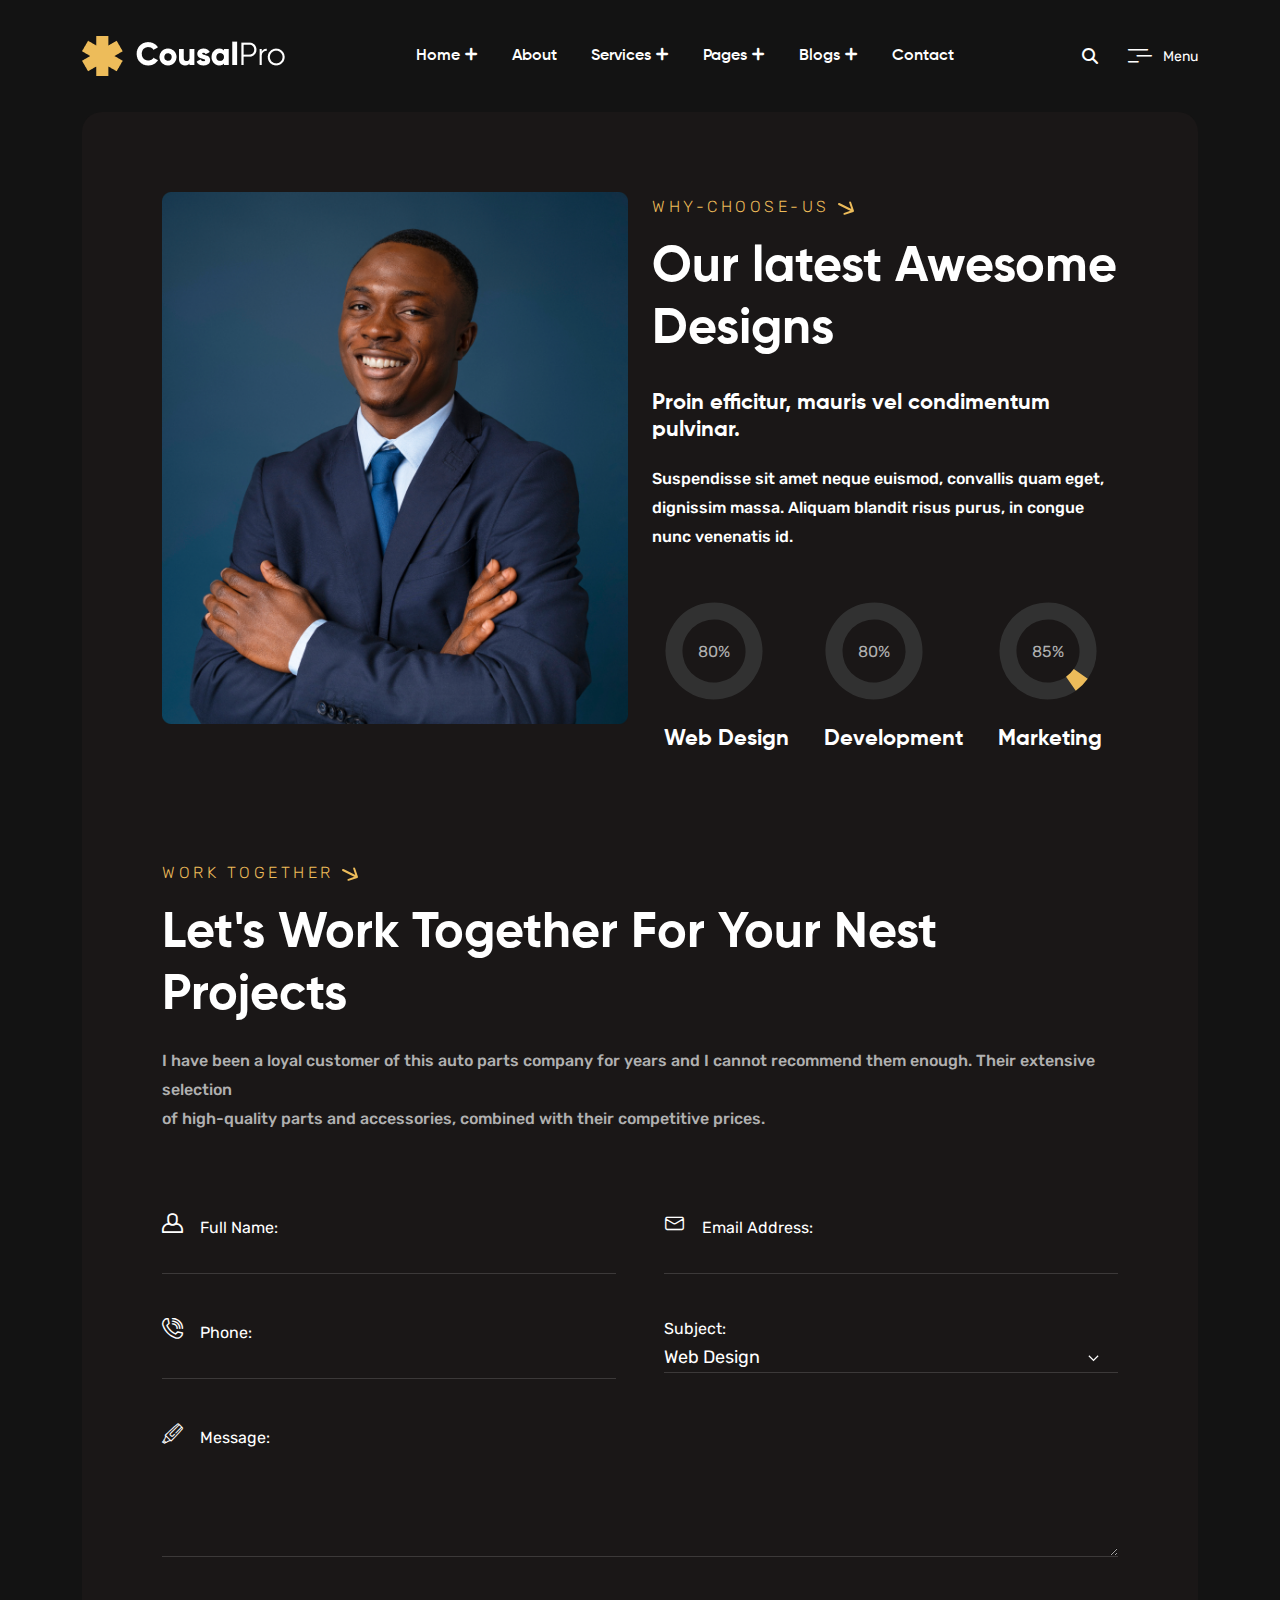
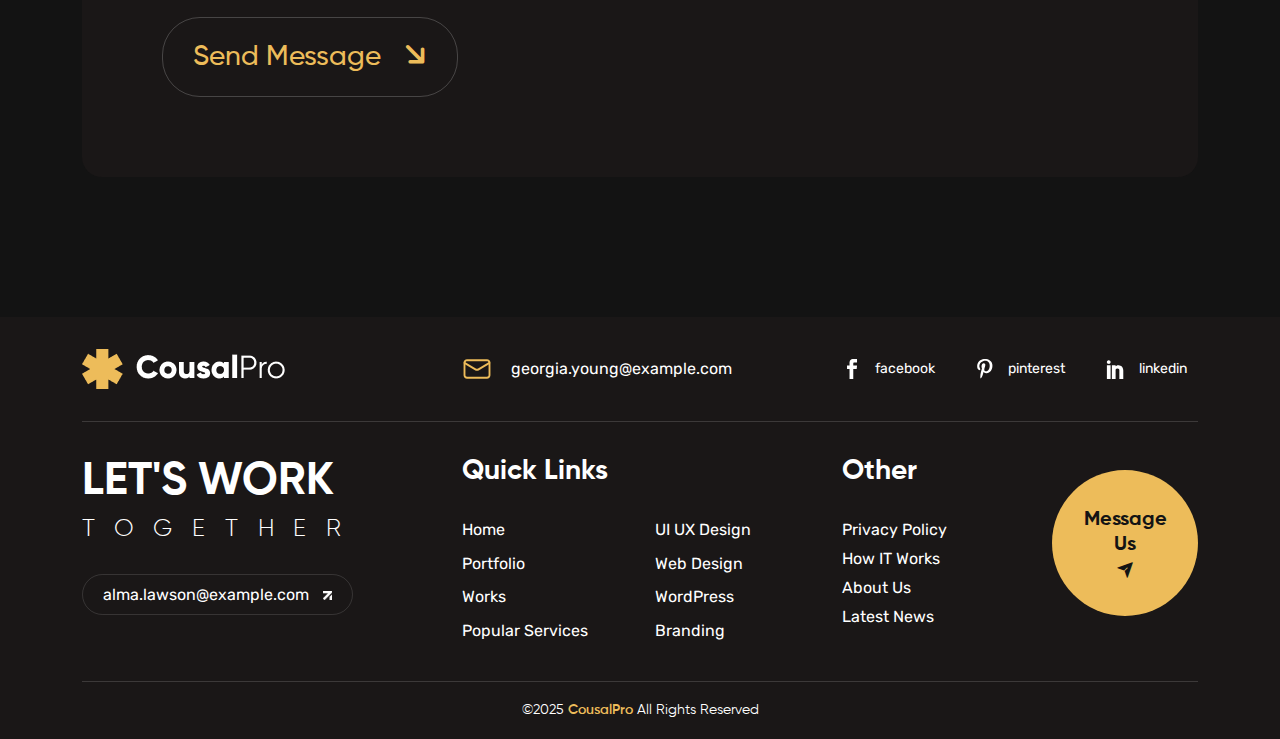
<file: team-details.html>
<!DOCTYPE html>
<html dir="ltr" lang="zxx">

<head>
    <meta name="viewport" content="width=device-width,initial-scale=1.0" />
    <meta charset="utf-8" />
    <meta name="description" content="SwiftBiz - " />
    <meta name="keywords"
        content="delivery, item transport, logistics, product delivery, product transport, shipping, supply, transport, transport agency, transportation" />
    <meta name="author" content="CousalPro" />

    <title>CousalPro - Web Design Agency HTML Template</title>

    <link rel="icon" type="image/png" href="images/logo/favicon.png" />

    <link rel="stylesheet" href="./css/font-main.css">
    <link rel="preconnect" href="https://fonts.googleapis.com">
    <link rel="preconnect" href="https://fonts.gstatic.com" crossorigin>
    <link href="https://fonts.googleapis.com/css2?family=Rubik:ital,wght@0,300..900;1,300..900&display=swap" rel="stylesheet">

    <link rel="stylesheet" href="css/bootstrap.min.css" />
    <link rel="stylesheet" href="css/fontawesome.min.css">
    <link rel="stylesheet" href="css/magnific-popup.min.css" />
    <link rel="stylesheet" href="css/slick.min.css" />
    <link rel="stylesheet" href="css/nice-select.min.css" />
    <link rel="stylesheet" href="css/animate.min.css" />
    <link rel="stylesheet" href="css/style.css" />

    <!--[if lt IE 9]>
    <script src="https://oss.maxcdn.com/html5shiv/3.7.2/html5shiv.min.js"></script>
    <script src="https://oss.maxcdn.com/respond/1.4.2/respond.min.js"></script>
    <![endif]-->
</head>

<body>
    <!-- Preloader Start  -->
    <div id="preloader">
        <div id="preloader-status">
            <div id="wifi-loader">
                <svg viewBox="0 0 86 86" class="circle-outer">
                    <circle r="40" cy="43" cx="43" class="back"></circle>
                    <circle r="40" cy="43" cx="43" class="front"></circle>
                    <circle r="40" cy="43" cx="43" class="new"></circle>
                </svg>
                <svg viewBox="0 0 60 60" class="circle-middle">
                    <circle r="27" cy="30" cx="30" class="back"></circle>
                    <circle r="27" cy="30" cx="30" class="front"></circle>
                </svg>

                <div data-text="Loading..." class="text"></div>
            </div>
        </div>
    </div>
    <!-- Preloader End  -->

    <!-- Header Start -->
    <header class="header-area home-2 body-black p-relative ">
        <div class="menu-bar fixed-menu">
            <div class="container">
                <div class="row">
                    <div class="header-wrapper-2">

                        <div class="header-area-image logo-wrapper style-2">
                            <div class="logo">
                                <a href="index.html" class="standard-logo">
                                    <img src="./images/logo/header-logo.png" alt="standard-logo" >
                                </a>
                                <a href="index.html" class="sticky-logo">
                                    <img src="./images/logo/header-logo.png" alt="sticky-logo" >
                                </a>
                            </div>
                        </div>
                        <div class="header-area-menu style-2 p-relative z-index-11">
                            <nav class="main-menu ">
                                <ul>
                                    <li>
                                        <a class="plus-icon" href="./index.html">Home</a>
                                        <ul class="sub-menu">
                                            <li><a href="index.html">HomeOne</a></li>
                                            <li><a href="index-two.html">HomeTwo</a></li>
                                        </ul>
                                    </li>
                                    <li><a href="about.html">About</a></li>
                                    <li>
                                        <a class="plus-icon" href="service.html">Services</a>
                                        <ul class="sub-menu">
                                            <li><a href="service.html">Services Page</a></li>
                                            <li><a href="services-details.html">Services Details</a></li>
                                        </ul>
                                    </li>
                                    <li><a class="plus-icon" href="pricing.html">Pages</a>
                                        <ul class="sub-menu">
                                            <li><a href="projects.html">Project Page</a></li>
                                            <li><a href="project-details.html">Project Details</a></li>
                                            <li><a href="pricing.html">Pricing</a></li>
                                            <li><a href="team.html">Team</a></li>
                                            <li><a href="team-details.html">Team Details</a></li>
                                            <li><a href="error.html">Error-404</a></li>
                                        </ul>
                                    </li>                                    
                                    <li>
                                        <a class="plus-icon" href="blog.html">Blogs</a>
                                        <ul class="sub-menu">
                                            <li><a href="./blog.html">Blog Page</a></li>
                                            <li><a href="./blog-details.html">Blog Details</a></li>
                                        </ul>
                                    </li>
                                    <li><a href="contact.html">Contact</a></li>
                                </ul>
                            </nav>
                        </div>
                        <div class="header-right">
                            <span>
                                <a class="search-btn-active" href="#"><i class="fa-solid fa-magnifying-glass"></i></a>
                            </span>
                            <div class="header-area-touch-btn">
                                <a href="contact.html">Get In Touch</a>
                            </div>
                            <div id="toggle-button">
                                <button><i class="fa-solid fa-bars"></i></button>
                            </div>
                            <div class="header-area-menu-icon ">
                                <a class="canvas canvas-menu" href="#">
                                    <span class="icon-wish-list"></span>
                                    Menu
                                </a>
                            </div>
                        </div>
                    </div>
                    
                    <!-- Mobile Responsive Toggle Btn Start  -->
                    <div class="toggle-menus" id="toggle-active">
                        <div class="toggle-menu-header d-flex justify-content-between mb-40">
                            <div class="logo">
                                <img src="./images/logo/header-logo.png" alt="logo">
                            </div>
                            <div class="toggle-close-icon">
                                <i class="fa-solid fa-xmark"></i>
                            </div>
                        </div> 
                        
                        <nav>
                            <ul>
                                <li>
                                    <a href="index.html">Home</a>
                                    <div class="dropdown-btn">
                                        <button class="n  width-100" onclick="toggleList(1)"><i
                                                class="fa-solid fa-plus"></i></button>
                                    </div>
                                    <ul id="dropdown-toggle-menu-1" class=" hidden-list">
                                        <li><a href="index.html">HomeOne</a></li>
                                        <li><a href="index-two.html">HomeTwo</a></li>
                                    </ul>
                                </li>
                                <li><a href="about.html">About</a></li>
                                <li>
                                    <a href="./service.html">Services</a>
                                    <div class="dropdown-btn">
                                        <button class="dropdown-toggle-btn width-100" onclick="toggleList(3)"><i
                                                class="fa-solid fa-plus"></i></button>
                                    </div>
                                    <ul id="dropdown-toggle-menu-3" class=" hidden-list">
                                        <li><a href="service.html">Services Page</a></li>
                                        <li><a href="services-details.html">Services Details</a></li>
                                    </ul>

                                </li>
                                
                                <li><a href="pricing.html">Pages</a>
                                    <div class="dropdown-btn">
                                        <button class="dropdown-toggle-btn width-100" onclick="toggleList(2)"><i
                                                class="fa-solid fa-plus"></i></button>
                                    </div>
                                    <ul id="dropdown-toggle-menu-2" class=" hidden-list">
                                        <li><a href="projects.html">Project Page</a></li>
                                        <li><a href="project-details.html">Project Details</a></li>
                                        <li><a href="pricing.html">Pricing</a></li>
                                        <li><a href="team.html">Team</a></li>
                                        <li><a href="team-details.html">Team Details</a></li>
                                        <li><a href="error.html">Error-404</a></li>
                                    </ul>
                                </li>
                                
                                <li>
                                    <a href="./blog.html">Blogs</a>
                                    <div class="dropdown-btn">
                                        <button class="dropdown-toggle-btn width-100" onclick="toggleList(5)"><i
                                                class="fa-solid fa-plus"></i></button>
                                    </div>
                                    <ul id="dropdown-toggle-menu-5" class=" hidden-list">
                                        <li><a href="./blog.html">Blog Page</a></li>
                                        <li><a href="./blog-details.html">Blog Details</a></li>
                                    </ul>
                                </li>

                                <li><a href="contact.html">Contact</a></li>

                            </ul>
                        </nav>
                        <div class="toggle-menu-contact">
                            <h4 class="mb-25">Contact Info</h4>
                            <div class="address mb-20">
                                <i class="mr-10 fa-solid fa-location-dot"></i>
                                <span>2972 Westheimer Rd. Santa Ana </span>
                            </div>
                            <div class="email mb-20">
                                <i class="mr-10 fa-regular fa-envelope"></i>
                                <a href="mailto:georgia.young@example.com"> georgia.young@example.com </a>
                            </div>
                            <div class="phone">
                                <i class="mr-10 fa-solid fa-phone"></i>
                                <span> +123-456-7890 </span>
                            </div>
                        </div>
                        <div class="toggle-social-icon">
                            <ul class="d-flex justify-content-between">
                                <li><a href="https://www.facebook.com/"><i class="fa-brands fa-facebook-f"></i></a>
                                </li>
                                <li><a href="https://x.com/"><i class="fa-brands fa-twitter"></i></a></li>
                                <li><a href="https://www.linkedin.com/"><i class="fa-brands fa-linkedin-in"></i></a>
                                </li>
                                <li><a href="https://dribbble.com/"><i class="fa-solid fa-basketball"></i></a></li>
                            </ul>
                        </div>
                    </div>
                    <!-- Mobile Responsive Toggle Btn End  -->
                </div>
            </div>
        </div>
    </header>
    <!-- Header End -->

    <!-- Off Canvas Start  -->
    <div class="off-canvas-menu">
        <div class="off-canvas-menu-wrapper" style="background: #333333;">
            <div class="off-canvas-menu-header d-flex justify-content-between mb-40">
                <div class="logo">
                    <img src="./images/logo/header-logo.png" alt="logo">
                </div>
                <div class="close-icon">
                    <i class="fa-solid fa-xmark"></i>
                </div>
            </div>
            <div class="content">
                <h4 class="mb-30 text-center">Get Appointment</h4>
                <div class="appatment-form">
                    <form action="/submit-your-form-handler" method="post">
                        <input type="text" placeholder="Name" id="name" name="name" required>

                        <input type="email" id="email" name="email" placeholder="Email Address" required>

                        <textarea id="message" name="message" placeholder="Message" required></textarea>

                        <div class="appertment-btn">
                            <a href="#">Submit Now</a>
                        </div>
                    </form>
                </div>
                <div class="team-area-member-social-link offcanves-socail-icon  text-center mt-35">
                    <ul>
                        <li><a href="https://www.facebook.com"><i class="fa-brands fa-facebook-f"></i></a></li>
                        <li><a href="https://www.x.com"><i class="fa-brands fa-twitter"></i></a></li>
                        <li><a href="https://www.linkedin.com"><i class="fa-brands fa-linkedin-in"></i></a></li>
                        <li><a href="https://www.dribbble.com"><i class="fa-solid fa-basketball"></i></a></li>
                    </ul>
                </div>
            </div>
        </div>
    </div>

    <div class="off-canvas-menu-overlay">
    </div>
    <!-- Off Canvas End  -->

    <!-- Search Btn Start -->
    <div class="search-menu-container">
        <form action="/search" method="GET">
            <input type="text" name="query" class="input-field" placeholder="Search...">
            <button type="submit" class="submit-btn">
                <i class="fas fa-search"></i>
            </button>
        </form>
        <button type="button" class="close-btn">
            <i class="fas fa-times"></i>
        </button>
    </div>

    <div class="search-menu-overlay">
    </div>
    <!-- Search Btn End -->

    <!-- Team Details Page Start -->
    <section class="team-secondary body-black pb-140">
        <div class="container">
            <div class="team-secondary-wrapper">
                <!-- Team Wuc Start  -->
                <div class="team-secondary-wcu pb-126">
                    <div class="row g-4">
                        <div class="col-xl-6 col-lg-6">
                            <div class="team-secondary-wcu-img">
                                <img src="./images/team/team-page-2-img.png" alt="team">
                            </div>
                        </div>
                        <div class="col-xl-6 col-lg-6">
                            <div class="team-secondary-wcu-content">
                                <div class="section-title style-1 mb-30">
                                    <span class="pb-15">why-choose-us<img src="./images/icon/section-title-arrow.svg" class="ms-2" alt="Portfolio"></span>
                                    <h2>Our latest Awesome <br> Designs</h2>
                                </div>
                                <div class="team-secondary-wcu-title">
                                    <h5>Proin efficitur, mauris vel condimentum pulvinar.</h5>
                                    <p>Suspendisse sit amet neque euismod, convallis quam eget, dignissim massa. Aliquam
                                        blandit risus purus, in congue nunc venenatis id. </p>
                                </div>
                                <div class="team-secondary-wcu-progress-bar d-flex gap-68">
                                    <div class="proggress-wrapper">
                                        <div class="progress-container ">
                                            <svg class="progress-circle" width="100" height="100">
                                                <circle class="bg" cx="50" cy="50" r="40"></circle>
                                                <circle class="progress" cx="50" cy="50" r="40"></circle>
                                            </svg>
                                            <div class="progress-text">80%</div>
                                        </div>
                                        <h5>Web Design</h5>
                                    </div>
                                    <div class="proggress-wrapper">
                                        <div class="progress-container ">
                                            <svg class="progress-circle" width="100" height="100">
                                                <circle class="bg" cx="50" cy="50" r="40"></circle>
                                                <circle class="progress" cx="50" cy="50" r="40"></circle>
                                            </svg>
                                            <div class="progress-text">80%</div>
                                        </div>
                                        <h5>Development</h5>
                                    </div>
                                    <div class="proggress-wrapper">
                                        <div class="progress-container ">
                                            <svg class="progress-circle" width="100" height="100">
                                                <circle class="bg" cx="50" cy="50" r="40"></circle>
                                                <circle class="progress progress-2" cx="50" cy="50" r="40"></circle>
                                            </svg>
                                            <div class="progress-text">85%</div>
                                        </div>
                                        <h5>Marketing</h5>
                                    </div>
                                </div>
                            </div>
                        </div>
                    </div>
                </div>
                <!-- Team Wuc  End -->
                <!-- Work Together start  -->
                <div class="team-secondary-partner">
                    <div class="section-title style-1 mb-76">
                        <span class="pb-15">Work Together<img src="./images/icon/section-title-arrow.svg" class="ms-2" alt="Portfolio"></span>
                        <h2 class="mb-20">Let's Work Together For Your Nest Projects</h2>
                        <p>I have been a loyal customer of this auto parts company for years and I cannot recommend them enough. Their extensive selection <br> of high-quality parts and accessories, combined with their competitive prices.</p>
                    </div>
                    <div class="contact-form">
                        <form action="/submit" method="post">
                            <div class="contract-group gx-1">
                                <div class="input-col">
                                    <label class="name" for="fullname">Full Name:</label>
                                    <input type="text" id="fullname" name="fullname" class="no-border">
                                </div>
                                <div class="input-col">
                                    <label class="email" for="email">Email Address:</label>
                                    <input type="email" id="email" name="email" class="no-border">
                                </div>
                            </div>
                            <div class="contract-group gx-1">
                                <div class="input-col">
                                    <label class="phone" for="phone">Phone:</label>
                                    <input type="tel" id="phone" name="phone" class="no-border">
                                </div>
                                <div class="input-col">
                                    <label for="subject">Subject:</label>
                                    <select id="subject" name="subject" class="no-border">
                                        <option class="selector-menu" value="general">Web Design</option>
                                        <option class="selector-menu" value="support">Web Development</option>
                                        <option class="selector-menu" value="billing">Marketing</option>
                                        <option class="selector-menu" value="feedback">SCO</option>
                                    </select>
                                </div>
                            </div>
                            <div class="contract-group full-row">
                                <label class="inbox" for="message">Message:</label>
                                <textarea id="message" name="message" class="no-border"></textarea>
                            </div>
                            <div class="portfolio-area-btnn d-flex mt-60">
                                <a href="#">
                                    <span class="mr-14 ">Send Message</span>
                                    <i class="fa fa-arrow-right"></i>
                                </a>
                            </div>
                        </form>
                    </div>
                </div>
                <!-- Work Together  -->
            </div>
        </div>
    </section>
    <!-- Team Details Page End -->

    <!-- Footer Start -->
    <footer class="footer-area footer-bg ">
        <div class="container">
            <div class="footer-top">
                <div class="row align-items-center">
                    <div class="col-lg-4">
                        <div class="footer-area-company-logo">
                            <a href="index.html">
                                <img src="./images/logo/footer-logo.png" alt="logo">
                            </a>
                        </div>
                    </div>
                    <div class="col-lg-4 col-md-6">
                        <div class="sce-email">
                            <a href="mailto:georgia.young@example.com">
                                <img class="mr-15" src="./images/icon/footer-email.svg" alt="envelope">
                                georgia.young@example.com
                            </a>
                        </div>
                    </div>
                    <div class="col-lg-4 col-md-6">
                        <div class="social-content">
                            <a href="https://www.facebook.com/">
                                <img src="images/icon/footer-social_facebook.svg" alt="facebook">
                                facebook
                            </a>

                            <a href="https://www.pinterest.com/">
                                <img src="images/icon/footer-social_pinterest.svg"
                                    alt="pinterest">
                                pinterest
                            </a>

                            <a href="https://www.linkedin.com/">
                                <img src="images/icon/footer-social_linkedin.svg" alt="linkedin">
                                linkedin
                            </a>
                        </div>
                    </div>
                </div>
            </div>
            <div class="footer-bottom">
                <div class="row ">
                    <div class="col-lg-4">
                        <div class="lets-work">
                            <div class="footer-area-heading-text">
                                <h2>Let's Work</h2>
                                <h4>Together</h4>
                            </div>
                            <div class="footer-area-company-fast-email pt-30">
                                <a href="mailto:alma.lawson@example.com"> alma.lawson@example.com
                                    <img class="pl-10" src="./images/icon/footer-up-awrro.svg" alt="up arrow">
                                </a>
                            </div>
                        </div>                        
                    </div>
                    <div class="col-lg-4">
                        <div class="footer-area-quick-menu-one ">
                            <h4 >Quick Links</h4>
                            <ul>
                                <li><a href="index.html">Home</a></li>
                                <li><a href="service.html">UI UX Design</a></li>
                                <li><a href="project-details.html"> Portfolio</a></li>
                                <li><a href="service.html"> Web Design</a></li>
                                <li><a href="about.html">Works</a></li>
                                <li><a href="service.html">WordPress</a></li>
                                <li><a href="services-details.html">Popular Services</a></li>
                                <li><a href="service.html">Branding</a></li>
                            </ul>
                        </div>
                    </div>
                    <div class="col-lg-4">
                        <div class="others">
                            <div class="footer-area-services">
                                <h4>Other</h4>
                                <ul>
                                    <li><a href="about.html">Privacy Policy</a></li>
                                    <li><a href="about.html">How IT Works</a></li>
                                    <li><a href="about.html">About Us</a></li>
                                    <li><a href="blog.html">Latest News</a></li>
                                </ul>
                            </div>
                            <div class="footer-area-sand-messege ">
                                <a href="contact.html">
                                    <h4>Message Us</h4>
                                    <span class="icon-send"></span>
                                </a>
                            </div>
                        </div>
                    </div>
                </div>
            </div>
            <!-- Copyright -->
            <div class="footer-copy-right-info d-flex justify-content-center align-items-center">
            <span>©2025 <a href="index.html">CousalPro</a> All Rights Reserved</span>
            </div>
        </div>
    </footer>
    <!-- Footer End -->

    <!-- Scroll Up Section Start -->
    <div id="scrollTop" class="scrollup-wrapper">
        <div class="scrollup-btn">
            <i class="fa-solid fa-chevron-up"></i>
        </div>
    </div>
    <!-- Scroll Up Section End -->

    <script src="js/jquery.min.js"></script>
    <script src="js/bootstrap.min.js"></script>
    <script src="js/jquery.nice-select.min.js"></script>
    <script src="js/slick.min.js"></script>
    <script src="js/jquery.counterup.min.js"></script>
    <script src="js/waypoints.js"></script>
    <script src="js/jquery.meanmenu.min.js"></script>
    <script src="js/jquery.magnific-popup.min.js"></script>
    <script src="js/inview.min.js"></script>
    <script src="js/wow.js"></script>
    <script src="js/tilt.jquery.js"></script>
    <script src="js/isotope.min.js"></script>
    <script src="js/jquery.imagesloaded.min.js"></script>
    <script src="js/circle-progress.js"></script>
    <script src="js/scrollreveal.min.js"></script>
    <script src="js/custom.js"></script>

</body>

</html>
</file>
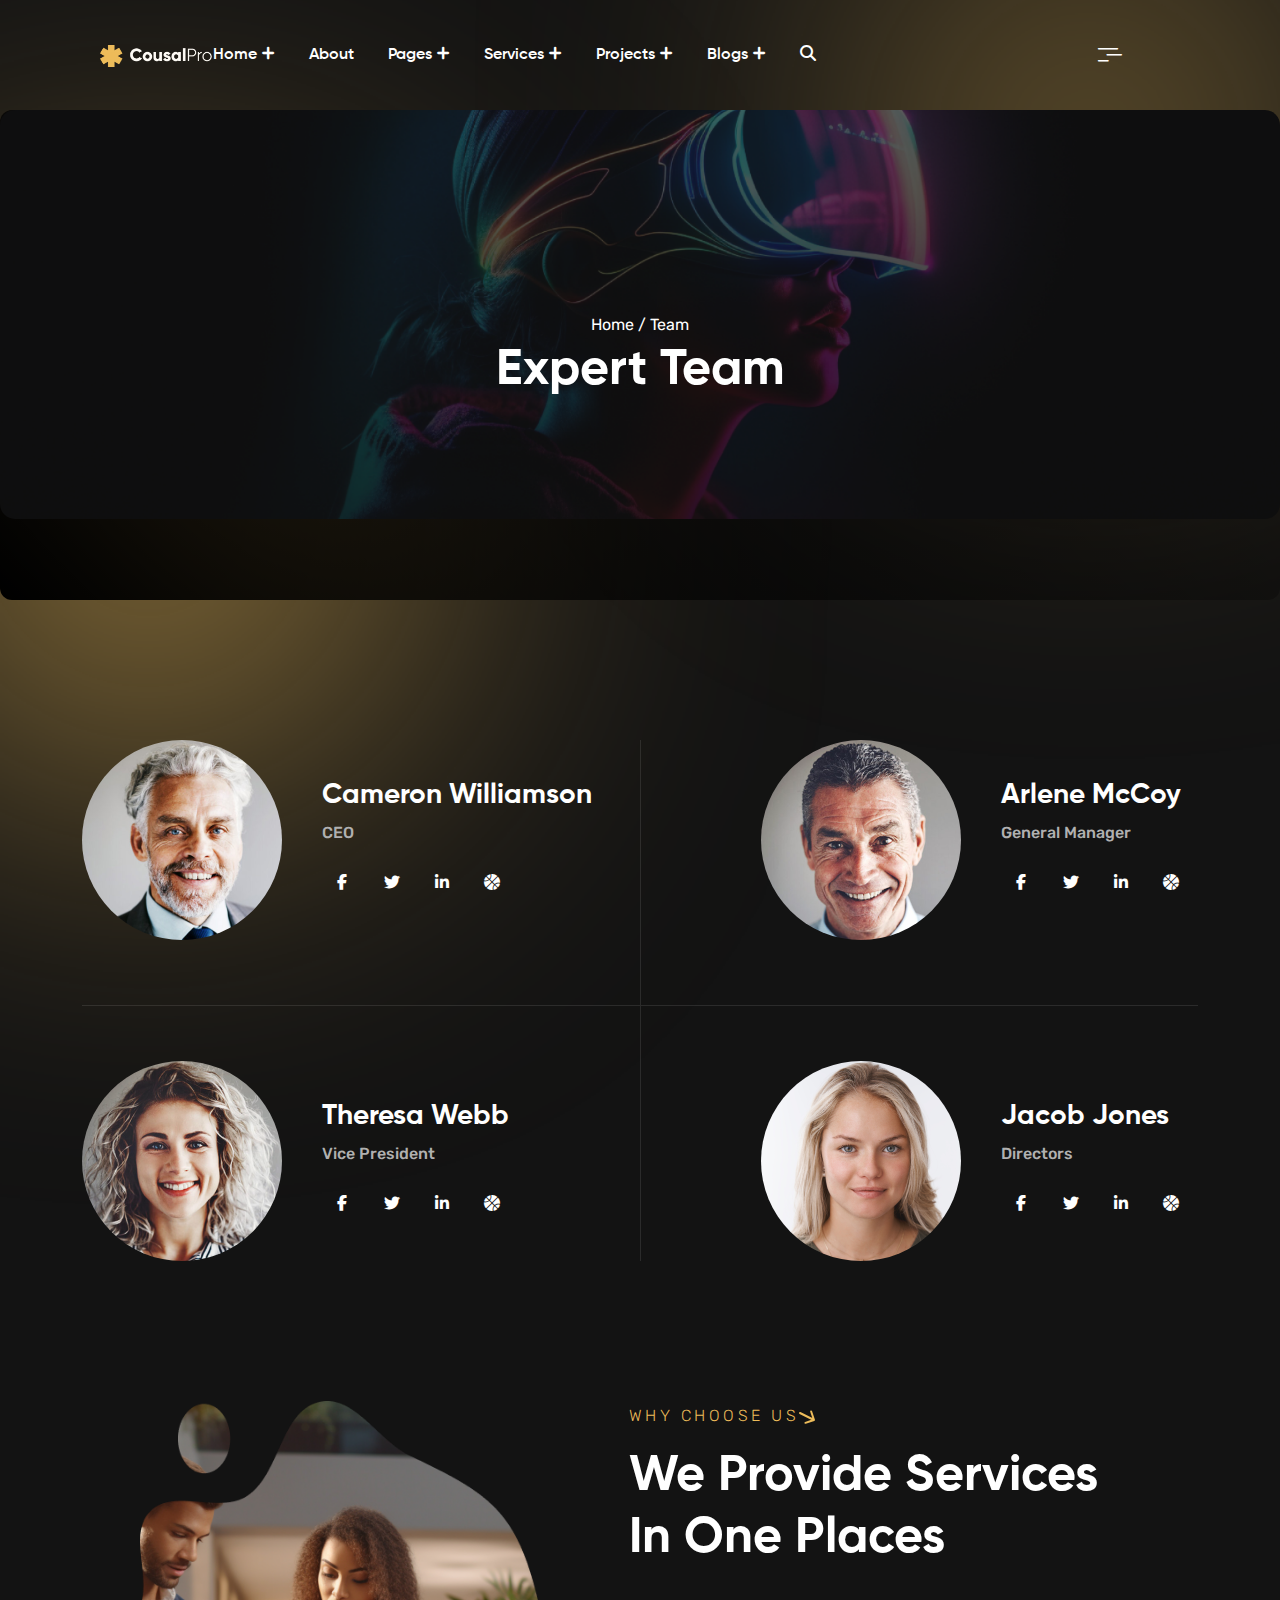
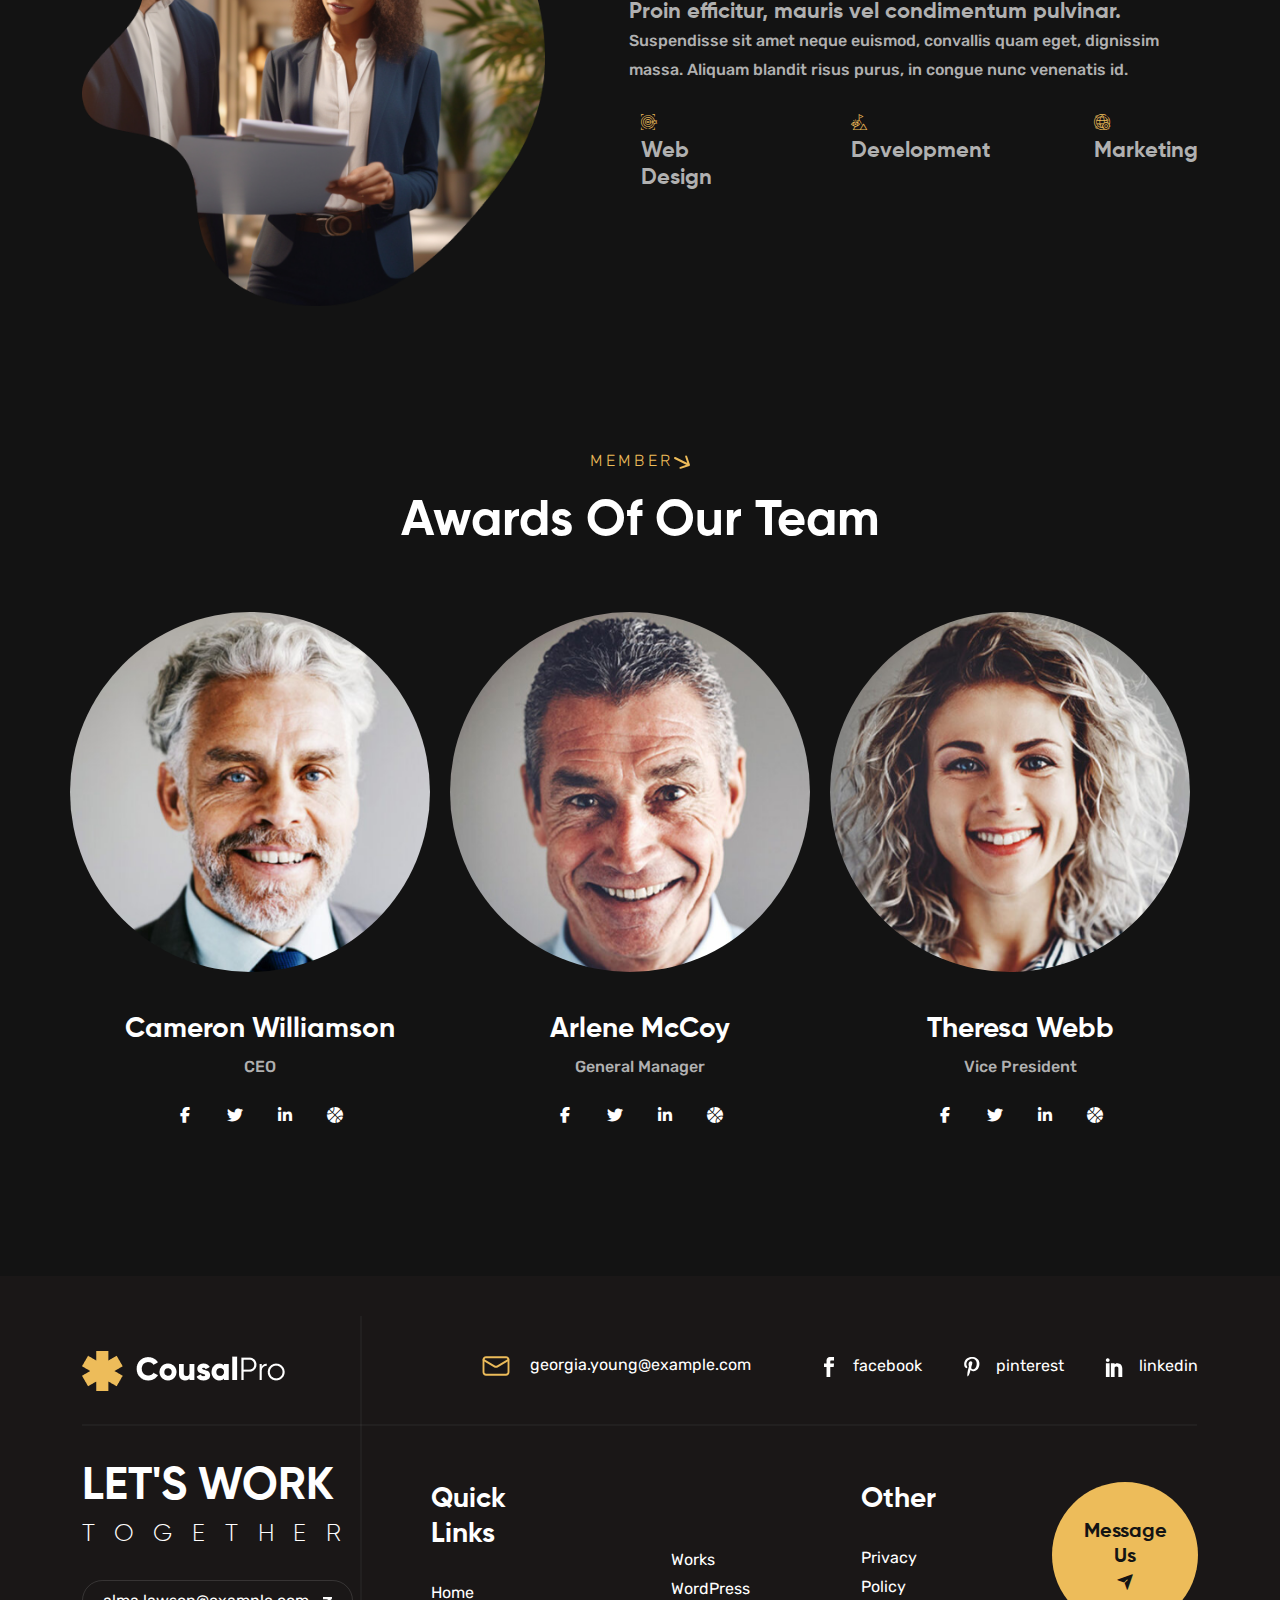
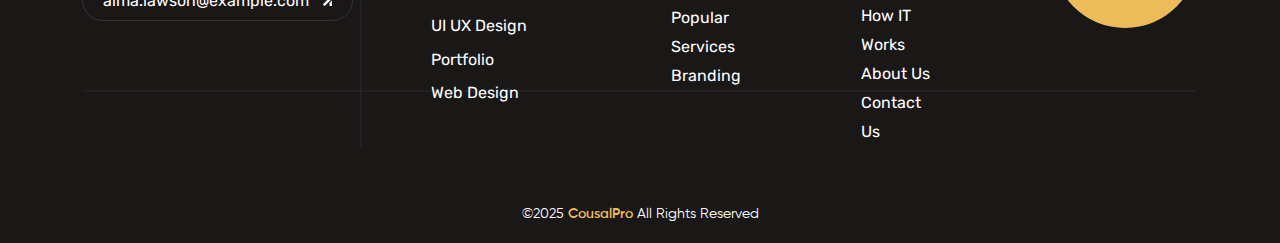
<file: team.html>
<!DOCTYPE html>
<html dir="ltr" lang="zxx">

<head>
    <meta name="viewport" content="width=device-width,initial-scale=1.0" />
    <meta charset="utf-8" />
    <meta name="description" content="SwiftBiz - " />
    <meta name="keywords" content="delivery, item transport, logistics, product delivery, product transport, shipping, supply, transport, transport agency, transportation" />
    <meta name="author" content="CousalPro" />

    <title>CousalPro - Web Design Agency HTML Template</title>

    <link rel="icon" type="image/png" href="images/logo/favicon.png" />

    <link rel="stylesheet" href="./css/font-main.css">
    <link rel="preconnect" href="https://fonts.googleapis.com">
    <link rel="preconnect" href="https://fonts.gstatic.com" crossorigin>
    <link href="https://fonts.googleapis.com/css2?family=Rubik:ital,wght@0,300..900;1,300..900&display=swap" rel="stylesheet">

    <link rel="stylesheet" href="css/bootstrap.min.css" />
    <link rel="stylesheet" href="css/fontawesome.min.css">
    <link rel="stylesheet" href="css/magnific-popup.min.css" />
    <link rel="stylesheet" href="css/slick.min.css" />
    <link rel="stylesheet" href="css/nice-select.min.css" />
    <link rel="stylesheet" href="css/animate.min.css" />
    <link rel="stylesheet" href="css/style.css" />

    <!--[if lt IE 9]>
    <script src="https://oss.maxcdn.com/html5shiv/3.7.2/html5shiv.min.js"></script>
    <script src="https://oss.maxcdn.com/respond/1.4.2/respond.min.js"></script>
    <![endif]-->
</head>

<body>
    <!-- Preloader Start  -->
    <div id="preloader">
        <div id="preloader-status">
            <div id="wifi-loader">
                <svg viewBox="0 0 86 86" class="circle-outer">
                    <circle r="40" cy="43" cx="43" class="back"></circle>
                    <circle r="40" cy="43" cx="43" class="front"></circle>
                    <circle r="40" cy="43" cx="43" class="new"></circle>
                </svg>
                <svg viewBox="0 0 60 60" class="circle-middle">
                    <circle r="27" cy="30" cx="30" class="back"></circle>
                    <circle r="27" cy="30" cx="30" class="front"></circle>
                </svg>

                <div data-text="Loading..." class="text"></div>
            </div>
        </div>
    </div>
    <!-- Preloader End  -->

    <!-- Header Start -->
    <header class="header-area body-black p-relative ">
        <div class="menu-bar fixed-menu">
            <div class="container-fulid">
                <div class="row align-items-center gx-0">
                    <div class="col-5 col-xl-2 col-lg-3 col-md-4 p-0">
                        <div class="header-area-image style-2 ml-100">
                            <a href="index.html"><img src="./images/logo/header-logo.png" alt="logo"></a>
                        </div>
                    </div>
                    <div class="col-7 col-xl-10 col-lg-9 col-md-8">
                        <div class="header-area-menu style-2 d-flex justify-content-end  d-xl-flex d-lg-flex  d-md-flex align-items-center justify-content-xl-between justify-content-lg-between justify-content-md-end   p-relative z-index-11">
                            <nav class="main-menu ">
                                <ul>
                                    <li>
                                        <a class="plus-icon" href="./index.html">Home</a>
                                        <ul class="sub-menu">
                                            <li><a href="index.html">HomeOne</a></li>
                                            <li><a href="index-two.html">HomeTwo</a></li>
                                        </ul>
                                    </li>
                                    <li><a href="about.html">About</a></li>
                                    <li><a class="plus-icon" href="pricing.html">Pages</a>
                                        <ul class="sub-menu">
                                            <li><a href="./pricing.html">Pricing</a></li>
                                            <li><a href="./team.html">Team</a></li>
                                            <li><a href="./team-details.html">Team Details</a></li>
                                            <li><a href="./contact.html">Contact</a></li>
                                        </ul>
                                    </li>
                                    <li>
                                        <a class="plus-icon" href="service.html">Services</a>
                                        <ul class="sub-menu">
                                            <li><a href="service.html">Services Page</a></li>
                                            <li><a href="services-details.html">Services Details</a></li>
                                        </ul>
                                    </li>
                                    <li>
                                        <a class="plus-icon" href="projects.html">Projects</a>
                                        <ul class="sub-menu">
                                            <li><a href="projects.html">Project Page</a></li>
                                            <li><a href="project-details.html">Project Details</a></li>
                                        </ul>
                                    </li>
                                    <li>
                                        <a class="plus-icon" href="blog.html">Blogs</a>
                                        <ul class="sub-menu">
                                            <li><a href="./blog.html">Blog Page</a></li>
                                            <li><a href="./blog-details.html">Blog Details</a></li>
                                        </ul>
                                    </li>
                                    <li>
                                        <a class="search-btn-active" href="#"><i class="fa-solid fa-magnifying-glass"></i></a>
                                    </li>
                                </ul>
                            </nav>
                            <div class="header-area-touch-btn">
                                <a href="contact.html">Get In Touch</a>
                            </div>
                            <div id="toggle-button">
                                <a href="#"><i class="fa-solid fa-bars"></i></a>
                            </div>
                            <div class="header-area-menu-icon mr-157">
                                <a class="canvas canvas-menu" href="#"><span
                                        class="icon-wish-list"></span></a>
                            </div>
                        </div>
                    </div>
                    <!-- Mobile Responsive Toggle Btn Start  -->
                    <div class="toggle-menus" id="toggle-active">
                        <div class="toggle-menu-header d-flex justify-content-between mb-40">
                            <div class="logo">
                                <img src="./images/logo/header-logo.png" alt="logo">
                            </div>
                            <div class="toggle-close-icon">
                                <i class="fa-solid fa-xmark"></i>
                            </div>
                        </div> 
                        
                        <nav>
                            <ul>
                                <li>
                                    <a href="index.html">Home</a>
                                    <div class="dropdown-btn">
                                        <button class="n  width-100" onclick="toggleList(1)"><i
                                                class="fa-solid fa-plus"></i></button>
                                    </div>
                                    <ul id="dropdown-toggle-menu-1" class=" hidden-list">
                                        <li><a href="index.html">HomeOne</a></li>
                                        <li><a href="index-two.html">HomeTwo</a></li>
                                    </ul>
                                </li>
                                <li><a href="about.html">About</a></li>
                                <li><a href="pricing.html">Pages</a>
                                    <div class="dropdown-btn">
                                        <button class="dropdown-toggle-btn width-100" onclick="toggleList(2)"><i
                                                class="fa-solid fa-plus"></i></button>
                                    </div>
                                    <ul id="dropdown-toggle-menu-2" class=" hidden-list">
                                        <li><a href="./pricing.html">Pricing</a></li>
                                        <li><a href="./team.html">Team</a></li>
                                        <li><a href="./team-details.html">Team Details</a></li>
                                        <li><a href="./contact.html">Contact</a></li>
                                    </ul>
                                </li>
                                <li>
                                    <a href="./service.html">Services</a>
                                    <div class="dropdown-btn">
                                        <button class="dropdown-toggle-btn width-100" onclick="toggleList(3)"><i
                                                class="fa-solid fa-plus"></i></button>
                                    </div>
                                    <ul id="dropdown-toggle-menu-3" class=" hidden-list">
                                        <li><a href="service.html">Services Page</a></li>
                                        <li><a href="services-details.html">Services Details</a></li>
                                    </ul>

                                </li>
                                <li>
                                    <a href="./projects.html">Projects</a>
                                    <div class="dropdown-btn">
                                        <button class="dropdown-toggle-btn width-100" onclick="toggleList(4)"><i
                                            class="fa-solid fa-plus"></i></button>
                                    </div>
                                    <ul id="dropdown-toggle-menu-4" class=" hidden-list">
                                        <li><a href="./projects.html">Project Page</a></li>
                                        <li><a href="./project-details.html">Project Details</a></li>
                                    </ul>
                                </li>
                                
                                <li>
                                    <a href="./blog.html">Blogs</a>
                                    <div class="dropdown-btn">
                                        <button class="dropdown-toggle-btn width-100" onclick="toggleList(5)"><i
                                                class="fa-solid fa-plus"></i></button>
                                    </div>
                                    <ul id="dropdown-toggle-menu-5" class=" hidden-list">
                                        <li><a href="./blog.html">Blog Page</a></li>
                                        <li><a href="./blog-details.html">Blog Details</a></li>
                                    </ul>
                                </li>
                            </ul>
                        </nav>
                        <div class="toggle-menu-contact">
                            <h4 class="mb-25">Contact Info</h4>
                            <div class="address mb-20">
                                <i class="mr-10 fa-solid fa-location-dot"></i>
                                <span>2972 Westheimer Rd. Santa Ana </span>
                            </div>
                            <div class="email mb-20">
                                <i class="mr-10 fa-regular fa-envelope"></i>
                                <a href="mailto:georgia.young@example.com"> georgia.young@example.com </a>
                            </div>
                            <div class="phone">
                                <i class="mr-10 fa-solid fa-phone"></i>
                                <span> +123-456-7890 </span>
                            </div>
                        </div>
                        <div class="toggle-social-icon">
                            <ul class="d-flex justify-content-between">
                                <li><a href="https://www.facebook.com/"><i class="fa-brands fa-facebook-f"></i></a>
                                </li>
                                <li><a href="https://x.com/"><i class="fa-brands fa-twitter"></i></a></li>
                                <li><a href="https://www.linkedin.com/"><i class="fa-brands fa-linkedin-in"></i>
                                </li>
                                <li><a href="https://dribbble.com/"><i class="fa-solid fa-basketball"></i></a></li>
                            </ul>
                        </div>
                    </div>
                    <!-- Mobile Responsive Toggle Btn End  -->
                </div>
            </div>
        </div>
    </header>    
    <!-- Header End -->

    <!-- Off Canvas Start  -->
    <div class="off-canvas-menu">
        <div class="off-canvas-menu-wrapper" style="background: #333333;">
            <div class="off-canvas-menu-header d-flex justify-content-between mb-40">
                <div class="logo">
                    <img src="./images/logo/header-logo.png" alt="logo">
                </div>
                <div class="close-icon">
                    <i class="fa-solid fa-xmark"></i>
                </div>
            </div>
            <div class="content">
                <h4 class="mb-30 text-center">Get Appointment</h4>
                <div class="appatment-form">
                    <form action="/submit-your-form-handler" method="post">
                        <input type="text" placeholder="Name" id="name" name="name" required>

                        <input type="email" id="email" name="email" placeholder="Email Address" required>

                        <textarea id="message" name="message" placeholder="Message" required></textarea>

                        <div class="appertment-btn">
                            <a href="#">Submit Now</a>
                        </div>
                    </form>
                </div>
                <div class="team-area-member-social-link offcanves-socail-icon  text-center mt-35">
                    <ul>
                        <li><a href="https://www.facebook.com"><i
                                    class="fa-brands fa-facebook-f"></i></a></li>
                        <li><a href="https://www.x.com"><i class="fa-brands fa-twitter"></i></a></li>
                        <li><a href="https://www.linkedin.com"><i
                                    class="fa-brands fa-linkedin-in"></i></a></li>
                        <li><a href="https://www.dribbble.com"><i
                                    class="fa-solid fa-basketball"></i></a></li>
                    </ul>
                </div>
            </div>
        </div>
    </div>

    <div class="off-canvas-menu-overlay">
    </div>
    <!-- Off Canvas End  -->

    <!-- Search Btn Start -->
    <div class="search-menu-container">
        <form action="/search" method="GET">
            <input type="text" name="query" class="input-field" placeholder="Search...">
            <button type="submit" class="submit-btn">
                <i class="fas fa-search"></i>
            </button>
        </form>
        <button type="button" class="close-btn">
            <i class="fas fa-times"></i>
        </button>
    </div>

    <div class="search-menu-overlay">
    </div>
    <!-- Search Btn End -->

    <!-- Page header / Breadcrumb Start -->
    <div class="pages-heading p-relative body-black">
        <div class="pages-heading-image p-relative z-index-1">
            <img src="./images/team/team-page-heading.png" alt="team hero">
        </div>
        <div class="pages-heading-text p-absolute z-index-1">
             <div> 
                <a href="index.html">Home</a> / <span>Team</span>
            </div>
            <h2>Expert Team</h2>
        </div>
    </div>
    
    <!-- Team-area Start -->
    <section class="team-area body-black pt-140 pb-140">
        <div class="container">
            <div class="row gx-0">
                <div class="col-xl-6 col-lg-6 p-0">
                    <div class="team-area-member-info-1 pb-65">
                        <div class="team-area-member-info-wrapper p-relative z-index-11 d-flex align-items-center gap-40">
                            <div class="team-area-member-img tilt-zoom">
                                <a href="team-details.html">
                                    <img src="images/team/home-1-team-1.png" alt="team">
                                </a>
                            </div>
                            <div class="team-area-member-text">
                                <h4>
                                    <a href="team-details.html">Cameron Williamson</a>
                                </h4>
                                <p>CEO</p>
                                <div class="team-area-member-social-link mt-15">
                                    <ul>
                                        <li>
                                            <a href="https://www.facebook.com">
                                                <i class="fa-brands fa-facebook-f"></i>
                                            </a>
                                        </li>

                                        <li>
                                            <a href="https://www.x.com">
                                                <i class="fa-brands fa-twitter"></i>
                                            </a>
                                        </li>

                                        <li>
                                            <a href="https://www.linkedin.com">
                                                <i class="fa-brands fa-linkedin-in"></i>
                                            </a>
                                        </li>

                                        <li>
                                            <a href="https://www.dribbble.com">
                                                <i class="fa-solid fa-basketball"></i>
                                            </a>
                                        </li>
                                    </ul>
                                </div>
                            </div>
                        </div>
                    </div>
                </div>

                <div class="col-xl-6 col-lg-6 p-0">
                    <div class="team-area-member-info-2 pb-65 pl-120">
                        <div class="team-area-member-info-wrapper d-flex align-items-center gap-40">
                            <div class="team-area-member-img tilt-zoom">
                                <a href="team-details.html">
                                    <img src="images/team/home-1-team-4.png" alt="team">
                                </a>
                            </div>
                            <div class="team-area-member-text">
                                <h4>
                                    <a href="team-details.html">Arlene McCoy</a>
                                </h4>
                                <p>General Manager</p>
                                <div class="team-area-member-social-link mt-15">
                                    <ul>
                                        <li>
                                            <a href="https://www.facebook.com">
                                                <i class="fa-brands fa-facebook-f"></i>
                                            </a>
                                        </li>

                                        <li>
                                            <a href="https://www.x.com">
                                                <i class="fa-brands fa-twitter"></i>
                                            </a>
                                        </li>

                                        <li>
                                            <a href="https://www.linkedin.com">
                                                <i class="fa-brands fa-linkedin-in"></i>
                                            </a>
                                        </li>

                                        <li>
                                            <a href="https://www.dribbble.com">
                                                <i class="fa-solid fa-basketball"></i>
                                            </a>
                                        </li>
                                    </ul>
                                </div>
                            </div>
                        </div>
                    </div>
                </div>

                <div></div>

                <div class="col-xl-6 col-lg-6 p-0">
                    <div class="team-area-member-info-3 pt-55">
                        <div class="team-area-member-info-wrapper d-flex align-items-center gap-40">
                            <div class="team-area-member-img tilt-zoom">
                                <a href="team-details.html">
                                    <img src="images/team/home-1-team-3.png" alt="team">
                                </a>
                            </div>
                            <div class="team-area-member-text">
                                <h4>
                                    <a href="team-details.html">Theresa Webb</a>
                                </h4>
                                <p>Vice President</p>
                                <div class="team-area-member-social-link mt-15">
                                    <ul>
                                        <li>
                                            <a href="https://www.facebook.com">
                                                <i class="fa-brands fa-facebook-f"></i>
                                            </a>
                                        </li>

                                        <li>
                                            <a href="https://www.x.com">
                                                <i class="fa-brands fa-twitter"></i>
                                            </a>
                                        </li>

                                        <li>
                                            <a href="https://www.linkedin.com">
                                                <i class="fa-brands fa-linkedin-in"></i>
                                            </a>
                                        </li>

                                        <li>
                                            <a href="https://www.dribbble.com">
                                                <i class="fa-solid fa-basketball"></i>
                                            </a>
                                        </li>
                                    </ul>
                                </div>
                            </div>
                        </div>
                    </div>
                </div>

                <div class="col-xl-6 col-lg-6 p-0">
                    <div class="team-area-member-info-4 pt-55 pl-120">
                        <div class="team-area-member-info-wrapper d-flex align-items-center gap-40">
                            <div class="team-area-member-img tilt-zoom">
                                <a href="team-details.html">
                                    <img src="images/team/home-1-team-2.png" alt="team">
                                </a>
                            </div>
                            <div class="team-area-member-text">
                                <h4>
                                    <a href="team-details.html">Jacob Jones</a>
                                </h4>
                                <p>Directors</p>
                                <div class="team-area-member-social-link mt-15">
                                    <ul>
                                        <li>
                                            <a href="https://www.facebook.com">
                                                <i class="fa-brands fa-facebook-f"></i>
                                            </a>
                                        </li>

                                        <li>
                                            <a href="https://www.x.com">
                                                <i class="fa-brands fa-twitter"></i>
                                            </a>
                                        </li>

                                        <li>
                                            <a href="https://www.linkedin.com">
                                                <i class="fa-brands fa-linkedin-in"></i>
                                            </a>
                                        </li>

                                        <li>
                                            <a href="https://www.dribbble.com">
                                                <i class="fa-solid fa-basketball"></i>
                                            </a>
                                        </li>
                                    </ul>
                                </div>
                            </div>
                        </div>
                    </div>
                </div>
            </div>
        </div>
    </section>
    <!-- Team-area End -->

    <!-- Team Area Wcu Start -->
    <section class="team-wcu pb-140 body-black">
        <div class="container">
            <div class="row gx-1">
                <div class="col-xl-5 col-lg-5 col-md-5">
                    <div class="team-wcu-image">
                        <img src="./images/team/team-page-shape-img.png" alt="shape">
                    </div>
                </div>
                <div class="col-xl-7 col-lg-7 col-md-7">
                    <div class="team-wcu-wrapper">
                        <div class="section-title style-1 mb-30">
                            <span class="pb-15">Why Choose Us<img src="./images/icon/section-title-arrow.svg" alt="arrow"></span>
                            <h2>We Provide Services <br> In One Places </h2>
                        </div>
                        <div class="team-wcu-content">
                            <div class="team-wcu-title">
                                <h5>Proin efficitur, mauris vel condimentum pulvinar.</h5>
                                <p>Suspendisse sit amet neque euismod, convallis quam eget, dignissim massa. Aliquam
                                    blandit risus purus, in congue nunc venenatis id. </p>
                            </div>
                            <div class="team-wcu-info d-flex gap-104 ml-12">
                                <div class="team-wcu-info-title">
                                    <span class="icon-target-1---Copy"></span>
                                    <h5>Web Design</h5>
                                </div>
                                <div class="team-wcu-info-title">
                                    <span class="icon-vision"></span>
                                    <h5>Development</h5>
                                </div>
                                <div class="team-wcu-info-title">
                                    <span class="icon-settings"></span>
                                    <h5>Marketing</h5>
                                </div>
                            </div>
                        </div>
                    </div>
                </div>
            </div>
        </div>
    </section>
    <!-- Team Area Wcu End -->

    <!-- Team-area-two Start -->
    <section class="team-area team-area-secondary body-black p-relative pb-140">
        <div class="container">
            <div class="section-title style-2 mb-60">
                <span class="pb-15">Member<img src="./images/icon/section-title-arrow.svg" alt="arrow"></span>
                <h2>Awards Of Our Team </h2>
            </div>
            <div class="row ">
                <div class="col-xl-4 col-lg-4 col-md-4 p-0">
                    <div class="team-area-member-info-wrapper team-area-member-info-wrappe-secondary p-relative z-index-11">
                        <div class="team-area-member-img team-area-member-img-secondary ">
                            <a href="team-details.html">
                                <img src="images/why-choose-us/wcu-about-page-1.png" alt="Cameron Williamson">
                            </a>
                        </div>
                        <div class="team-area-member-text text-center">
                            <h4>
                                <a href="team-details.html">Cameron Williamson</a>
                            </h4>
                            <p>CEO</p>
                            <div class="team-area-member-social-link about mt-15">
                                <ul>
                                    <li><a href="https://www.facebook.com/"><i class="fa-brands fa-facebook-f"></i></a></li>
                                    <li><a href="https://www.x.com/"><i class="fa-brands fa-twitter"></i></a></li>
                                    <li><a href="https://www.linkedin.com/"><i class="fa-brands fa-linkedin-in"></i></a></li>
                                    <li><a href="https://dribbble.com/"><i class="fa-solid fa-basketball"></i></a></li>
                                </ul>
                            </div>
                        </div>
                    </div>
                </div>

                <div class="col-xl-4 col-lg-4 col-md-4 p-0">
                    <div class="team-area-member-info-wrapper team-area-member-info-wrappe-secondary p-relative z-index-11">
                        <div class="team-area-member-img team-area-member-img-secondary">
                            <a href="team-details.html">
                                <img src="images/why-choose-us/wcu-about-page-2.png" alt="Arlene McCoy">
                            </a>
                        </div>
                        <div class="team-area-member-text text-center">
                            <h4>
                                <a href="team-details.html">Arlene McCoy</a>
                            </h4>
                            <p>General Manager</p>
                            <div class="team-area-member-social-link about mt-15">
                                <ul>
                                    <li><a href="https://www.facebook.com/"><i class="fa-brands fa-facebook-f"></i></a></li>
                                    <li><a href="https://www.x.com/"><i class="fa-brands fa-twitter"></i></a></li>
                                    <li><a href="https://www.linkedin.com/"><i class="fa-brands fa-linkedin-in"></i></a></li>
                                    <li><a href="https://dribbble.com/"><i class="fa-solid fa-basketball"></i></a></li>
                                </ul>
                            </div>
                        </div>
                    </div>
                </div>

                <div class="col-xl-4 col-lg-4 col-md-4 p-0">
                    <div class="team-area-member-info-wrapper  p-relative z-index-11">
                        <div class="team-area-member-img team-area-member-img-secondary ">
                            <a href="team-details.html">
                                <img src="images/why-choose-us/wcu-about-page-3.png" alt="Theresa Webb">
                            </a>
                        </div>
                        <div class="team-area-member-text text-center">
                            <h4>
                                <a href="team-details.html">Theresa Webb</a>
                            </h4>
                            <p>Vice President</p>
                            <div class="team-area-member-social-link about mt-15">
                                <ul>
                                    <li><a href="https://www.facebook.com/"><i class="fa-brands fa-facebook-f"></i></a></li>
                                    <li><a href="https://www.x.com/"><i class="fa-brands fa-twitter"></i></a></li>
                                    <li><a href="https://www.linkedin.com/"><i class="fa-brands fa-linkedin-in"></i></a></li>
                                    <li><a href="https://dribbble.com/"><i class="fa-solid fa-basketball"></i></a></li>
                                </ul>
                            </div>
                        </div>
                    </div>
                </div>
            </div>
        </div>
    </section>
    <!-- Team-area End -->    

    <!-- Footer Start -->
    <footer class="footer-area footer-bg ">
        <div class="container">
            <div class="row gx-0">
                <div class="col-xl-3 col-lg-3 p-0">
                    <div class="footer-area-company-info p-relative">
                        <div class="footer-area-company-logo pt-75 pb-33">
                            <a href="index.html">
                                <img src="./images/logo/footer-logo.png" alt="logo">
                            </a>
                        </div>
                        <hr class="line-1 p-absolute">
                        <hr class="mt-0 mb-0">
                        <div class="footer-area-heading-text pt-33 pb-31">
                            <h2>Let's Work</h2>
                            <h4>Together</h4>
                        </div>
                        <div class="footer-area-company-fast-email pb-69">
                            <a href="mailto:alma.lawson@example.com"> alma.lawson@example.com
                                <img class="pl-10" src="./images/icon/footer-up-awrro.svg" alt="up arrow">
                            </a>
                        </div>
                        <hr class="mt-0 mb-16">
                    </div>
                </div>

                <div class="col-xl-9 col-lg-9">
                    <div class="footer-area-contract-info ">
                        <div
                            class="footer-area-social-info d-block d-xl-flex d-lg-flex d-md-flex justify-content-between align-items-center pt-74 pb-34">
                            <div class="sce-email ml-120">
                                <a href="mailto:georgia.young@example.com">
                                    <img class="mr-15" src="./images/icon/footer-email.svg" alt="envelope">
                                    georgia.young@example.com
                                </a>
                            </div>
                            <div class="social-content d-flex gap-40">
                                <a href="https://www.facebook.com/">
                                    <img class="mr-10" src="images/icon/footer-social_facebook.svg" alt="facebook">
                                    facebook
                                </a>

                                <a href="https://www.pinterest.com/">
                                    <img class="mr-10" src="images/icon/footer-social_pinterest.svg"
                                        alt="pinterest">
                                    pinterest
                                </a>

                                <a href="https://www.linkedin.com/">
                                    <img class="mr-10" src="images/icon/footer-social_linkedin.svg" alt="linkedin">
                                    linkedin
                                </a>
                            </div>
                        </div>
                    </div>

                    <div class="footer-area-quick-menu d-flex pt-67 pb-40 ml-120">
                        <div class="footer-area-quick-menu-one ">
                            <h4 class="mb-26">Quick Links</h4>
                            <ul>
                                <li><a href="index.html">Home</a></li>
                                <li><a href="service.html">UI UX Design</a></li>
                                <li><a href="project-details.html"> Portfolio</a></li>
                                <li><a href="service.html"> Web Design</a></li>
                            </ul>
                        </div>

                        <div class="footer-area-quick-menu-two mt-63 ml-127 mr-92">
                            <ul>
                                <li><a href="about.html">Works</a></li>
                                <li><a href="service.html">WordPress</a></li>
                                <li><a href="services-details.html">Popular Services</a></li>
                                <li><a href="service.html">Branding</a></li>
                            </ul>
                        </div>

                        <div class="footer-area-services">
                            <h4 class="mb-26">Other</h4>
                            <ul>
                                <li><a href="about.html">Privacy Policy</a></li>
                                <li><a href="about.html">How IT Works</a></li>
                                <li><a href="about.html">About Us</a></li>
                                <li><a href="contact.html">Contact Us</a></li>
                            </ul>
                        </div>

                        <div class="footer-area-sand-messege ml-110">
                            <a href="contact.html">
                                <h4>Message Us</h4>
                                <span class="icon-send"></span>
                            </a>
                        </div>
                    </div>
                </div>
            </div>
        </div>

        <div class="footer-copy-right-info d-flex justify-content-center align-items-center pb-15 ">
            <span>©2025 <a href="index.html">CousalPro</a> All Rights Reserved</span>
        </div>
        
    </footer>
    <!-- Footer End -->

    <!-- Scroll Up Section Start -->
    <div id="scrollTop" class="scrollup-wrapper">
        <div class="scrollup-btn">
            <i class="fa-solid fa-chevron-up"></i>
        </div>
    </div>
    <!-- Scroll Up Section End -->
    <!-- Footer End -->

    <script src="js/jquery.min.js"></script>
    <script src="js/bootstrap.min.js"></script>
    <script src="js/jquery.nice-select.min.js"></script>
    <script src="js/slick.min.js"></script>
    <script src="js/jquery.counterup.min.js"></script>
    <script src="js/waypoints.js"></script>
    <script src="js/jquery.meanmenu.min.js"></script>
    <script src="js/jquery.magnific-popup.min.js"></script>
    <script src="js/inview.min.js"></script>
    <script src="js/wow.js"></script>
    <script src="js/tilt.jquery.js"></script>
    <script src="js/isotope.min.js"></script>
    <script src="js/jquery.imagesloaded.min.js"></script>
    <script src="js/scrollreveal.min.js"></script>
    <script src="js/custom.js"></script>

</body>

</html>
</file>
<file: css/font-main.css>
@font-face {
  font-family: 'icomoon';
  src:  url('../fonts/icomoon.eot?3gw7hq');
  src:  url('../fonts/icomoon.eot?3gw7hq#iefix') format('embedded-opentype'),
    url('../fonts/icomoon.ttf?3gw7hq') format('truetype'),
    url('../fonts/icomoon.woff?3gw7hq') format('woff'),
    url('../fonts/icomoon.svg?3gw7hq#icomoon') format('svg');
  font-weight: normal;
  font-style: normal;
  font-display: block;
}

[class^="icon-"], [class*=" icon-"] {
  /* use !important to prevent issues with browser extensions that change fonts */
  font-family: 'icomoon' !important;
  speak: never;
  font-style: normal;
  font-weight: normal;
  font-variant: normal;
  text-transform: none;
  line-height: 1;

  /* Better Font Rendering =========== */
  -webkit-font-smoothing: antialiased;
  -moz-osx-font-smoothing: grayscale;
}

.icon-quote1:before {
  content: "\e91f";
  color: #fff;
}
.icon-inclined-marker1:before {
  content: "\e91b";
  color: #fff;
}
.icon-phone-ringing:before {
  content: "\e91c";
  color: #fff;
}
.icon-email:before {
  content: "\e91d";
  color: #fff;
}
.icon-user:before {
  content: "\e91e";
  color: #fff;
}
.icon-btn-left-arrow:before {
  content: "\e91a";
  color: #fff;
}
.icon--color-right-arrow:before {
  content: "\e914";
  color: #edbc5a;
}
.icon-down-arrow-1:before {
  content: "\e915";
  color: #edbc5a;
}
.icon-Arrow-2:before {
  content: "\e913";
}
.icon-quote:before {
  content: "\e912";
  color: #fff;
}
.icon-smallarrow:before {
  content: "\e900";
  color: #fff;
}
.icon-checkmark:before {
  content: "\e910";
  color: #edbc5a;
}
.icon-closemark:before {
  content: "\e90c";
  color: #edbc5a;
}
.icon-white-normal-arrow:before {
  content: "\e909";
  color: #fff;
}
.icon-behance:before {
  content: "\e90a";
}
.icon-dribbble-logo:before {
  content: "\e916";
  color: #fff;
}
.icon-preloader:before {
  content: "\e90d";
}
.icon-Menu:before {
  content: "\e90e";
  color: #fff;
}
.icon-color-down-arrow:before {
  content: "\e90f";
  color: #edbc5a;
}
.icon-white-up-arrow:before {
  content: "\e911";
  color: #fff;
}
.icon-pencil-can:before {
  content: "\e901";
  color: #fff;
}
.icon-inclined-marker:before {
  content: "\e902";
  color: #edbc5a;
}
.icon-paint-can-open:before {
  content: "\e903";
  color: #fff;
}
.icon-billboard-with-text:before {
  content: "\e904";
  color: #edbc5a;
}
.icon-big-paint-roller:before {
  content: "\e905";
  color: #fff;
}
.icon-Group:before {
  content: "\e906";
  color: #edbc5a;
}
.icon-wish-list:before {
  content: "\e907";
  color: #fff;
}
.icon-send:before {
  content: "\e908";
}
.icon-settings:before {
  content: "\e917";
  color: #edbc5a;
}
.icon-vision:before {
  content: "\e918";
  color: #edbc5a;
}
.icon-target-1---Copy:before {
  content: "\e919";
  color: #edbc5a;
}
.icon-css-design-awards-logos-id1L9L8Yvp-1:before {
  content: "\e90b";
  color: #fff;
}




/* #### Generated By: http://font.download #### */

@font-face {
  font-family: 'Gilroy-Bold';
  font-style: normal;
  font-weight: normal;
  src: local('Gilroy-Bold'), url('../fonts/Gilroy-Bold.ttf') format('woff');
  }
  @font-face {
  font-family: 'Gilroy-SemiBold';
  font-style: normal;
  font-weight: normal;
  src: local('Gilroy-SemiBold'), url('../fonts/Gilroy-SemiBold.ttf') format('woff');
  }
  

  @font-face {
  font-family: 'Gilroy-Heavy';
  font-style: normal;
  font-weight: normal;
  src: local('Gilroy-Heavy'), url('../fonts/Gilroy-Heavy.ttf') format('woff');
  }
  

  @font-face {
  font-family: 'Gilroy-Light';
  font-style: normal;
  font-weight: normal;
  src: local('Gilroy-Light'), url('../fonts/Gilroy-Light.ttf') format('woff');
  }
  

  @font-face {
  font-family: 'Gilroy-Medium';
  font-style: normal;
  font-weight: normal;
  src: local('Gilroy-Medium'), url('../fonts/Gilroy-Medium.ttf') format('woff');
  }
  

  @font-face {
  font-family: 'Gilroy-Regular';
  font-style: normal;
  font-weight: normal;
  src: local('Gilroy-Regular'), url('../fonts/Gilroy-Regular.ttf') format('woff');
  }
</file>
